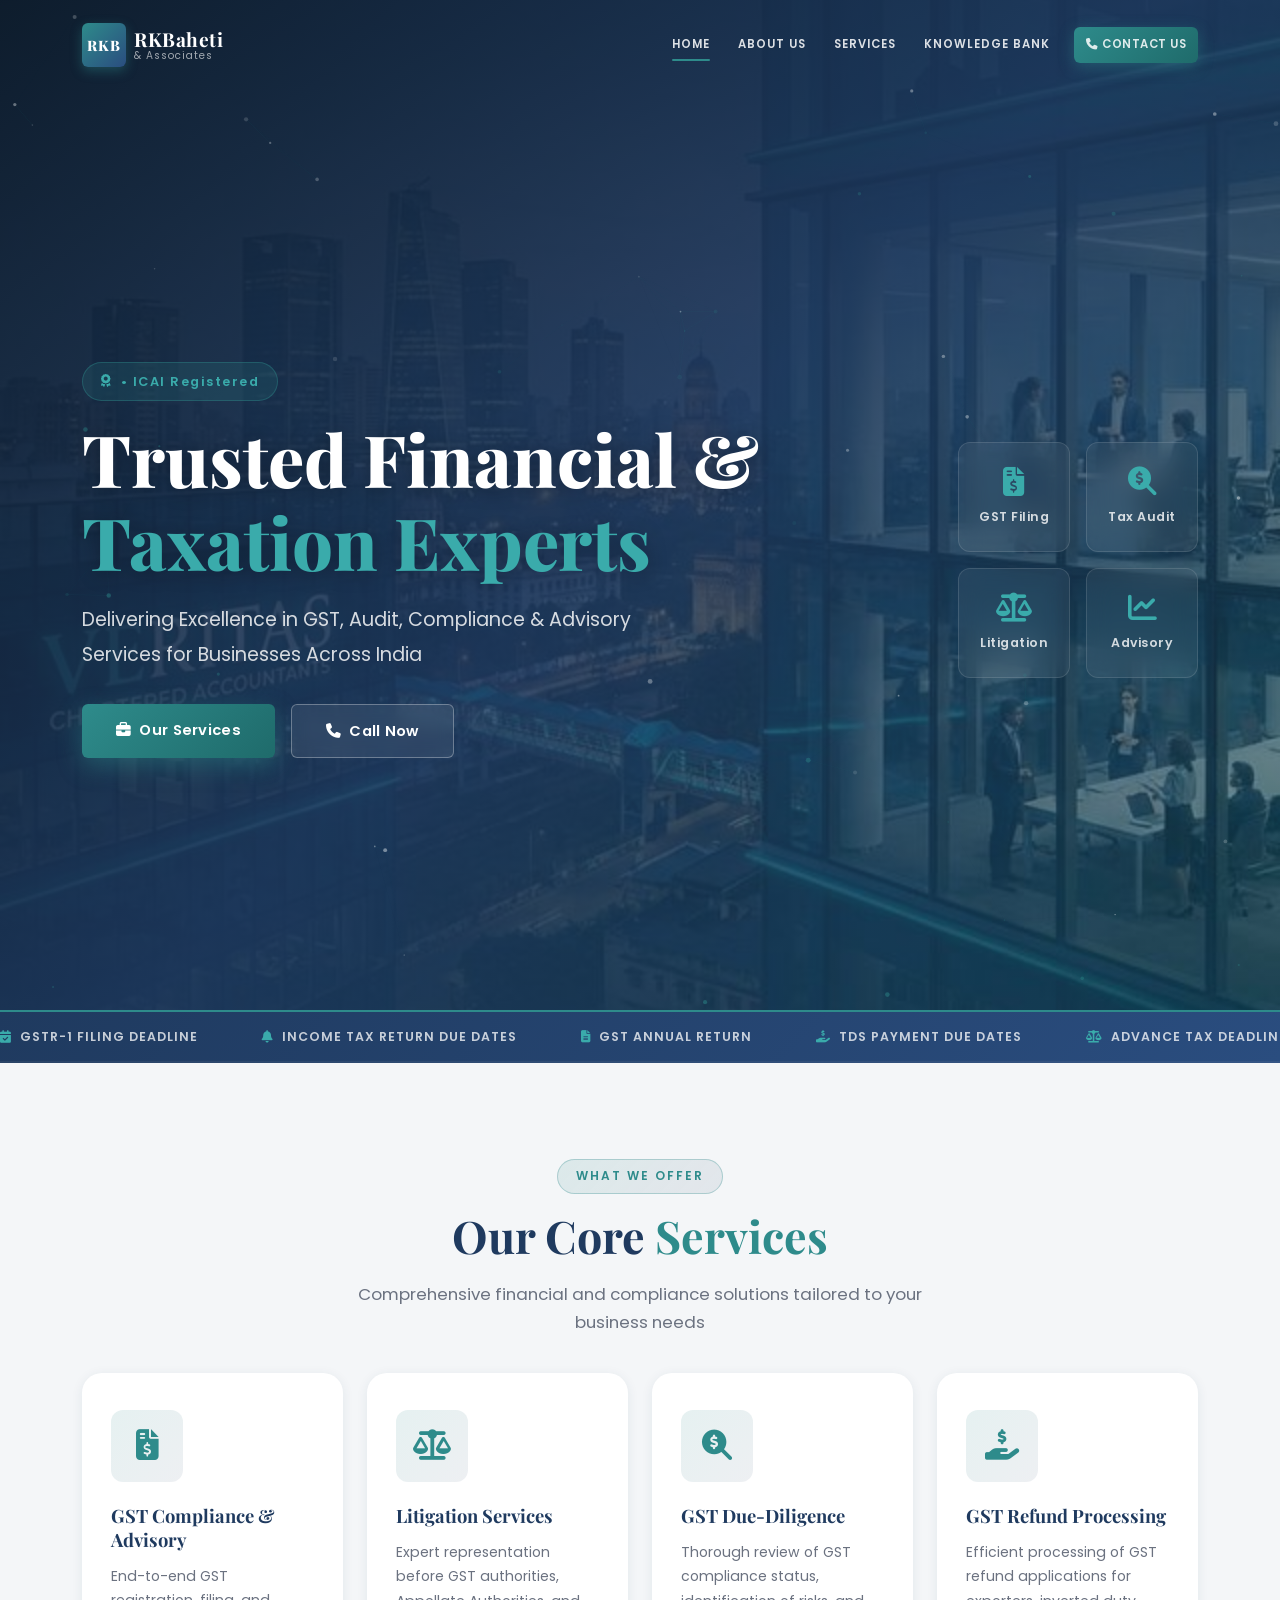
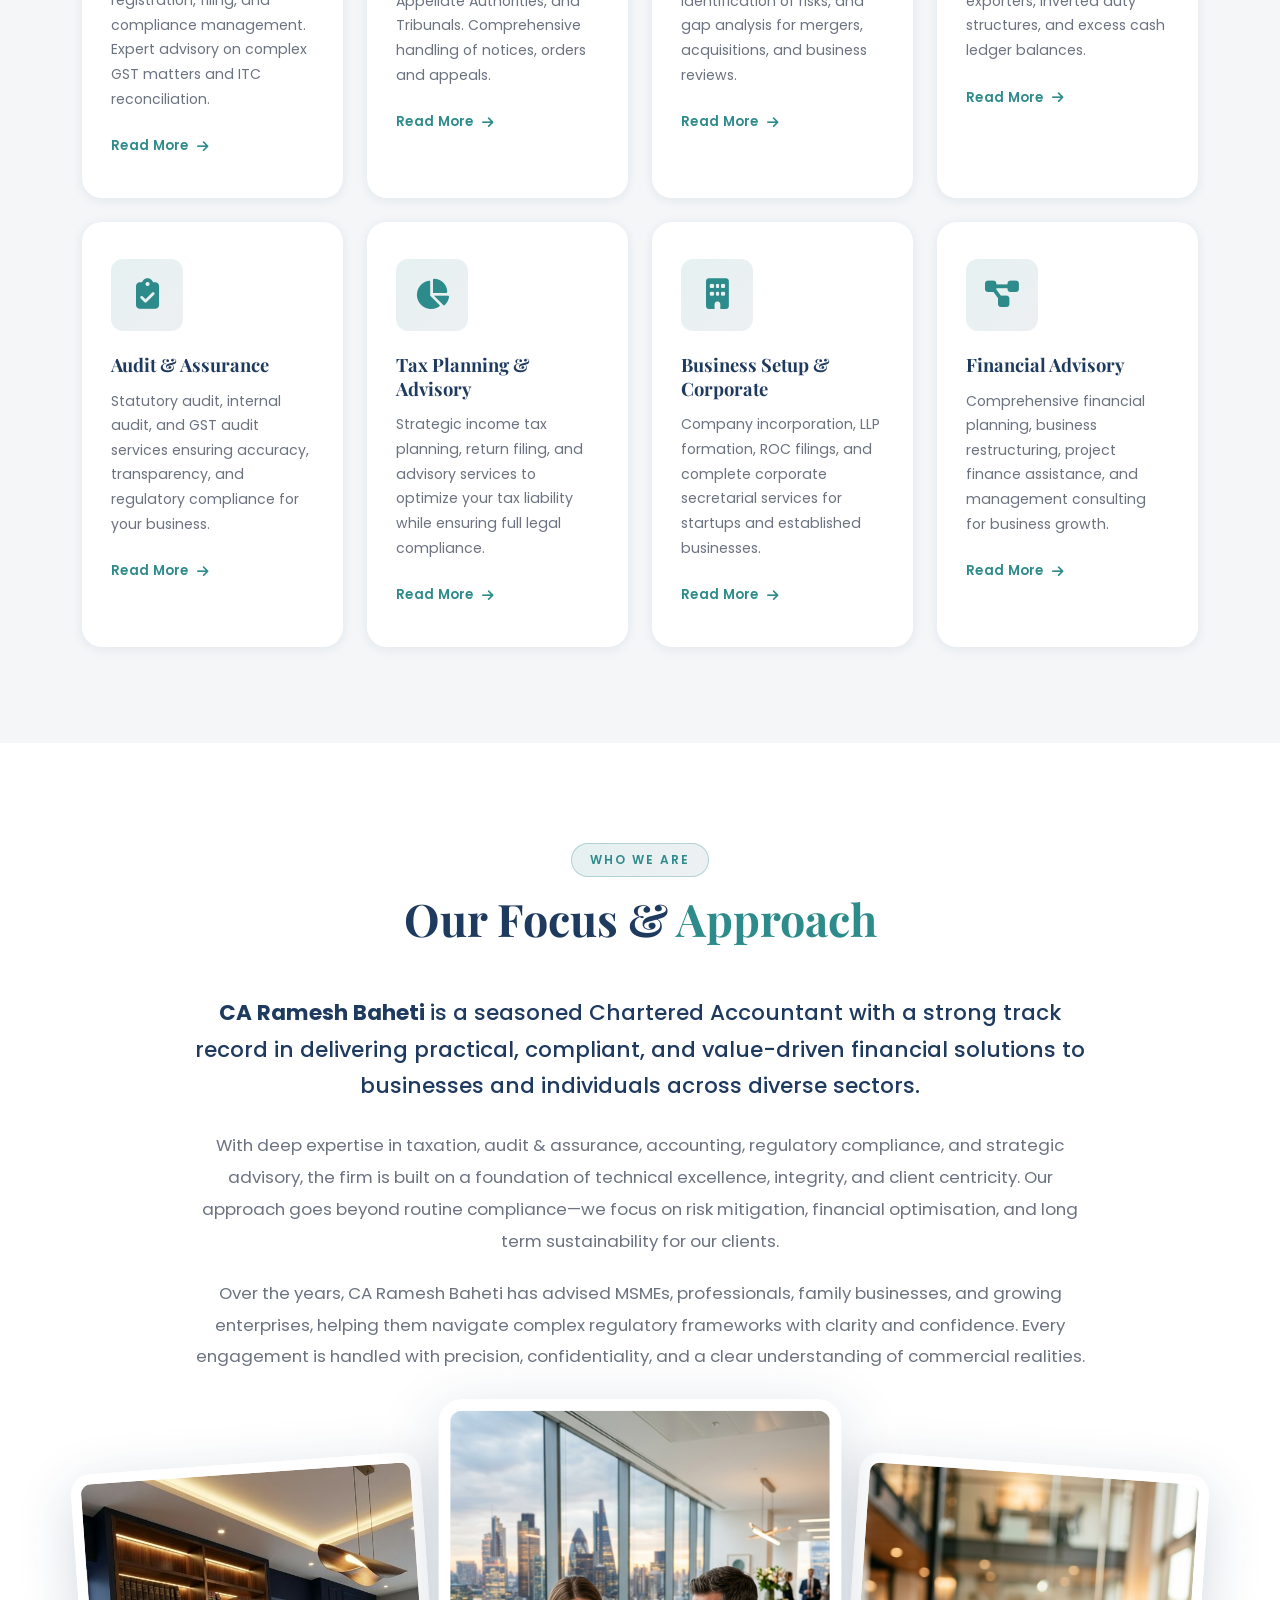
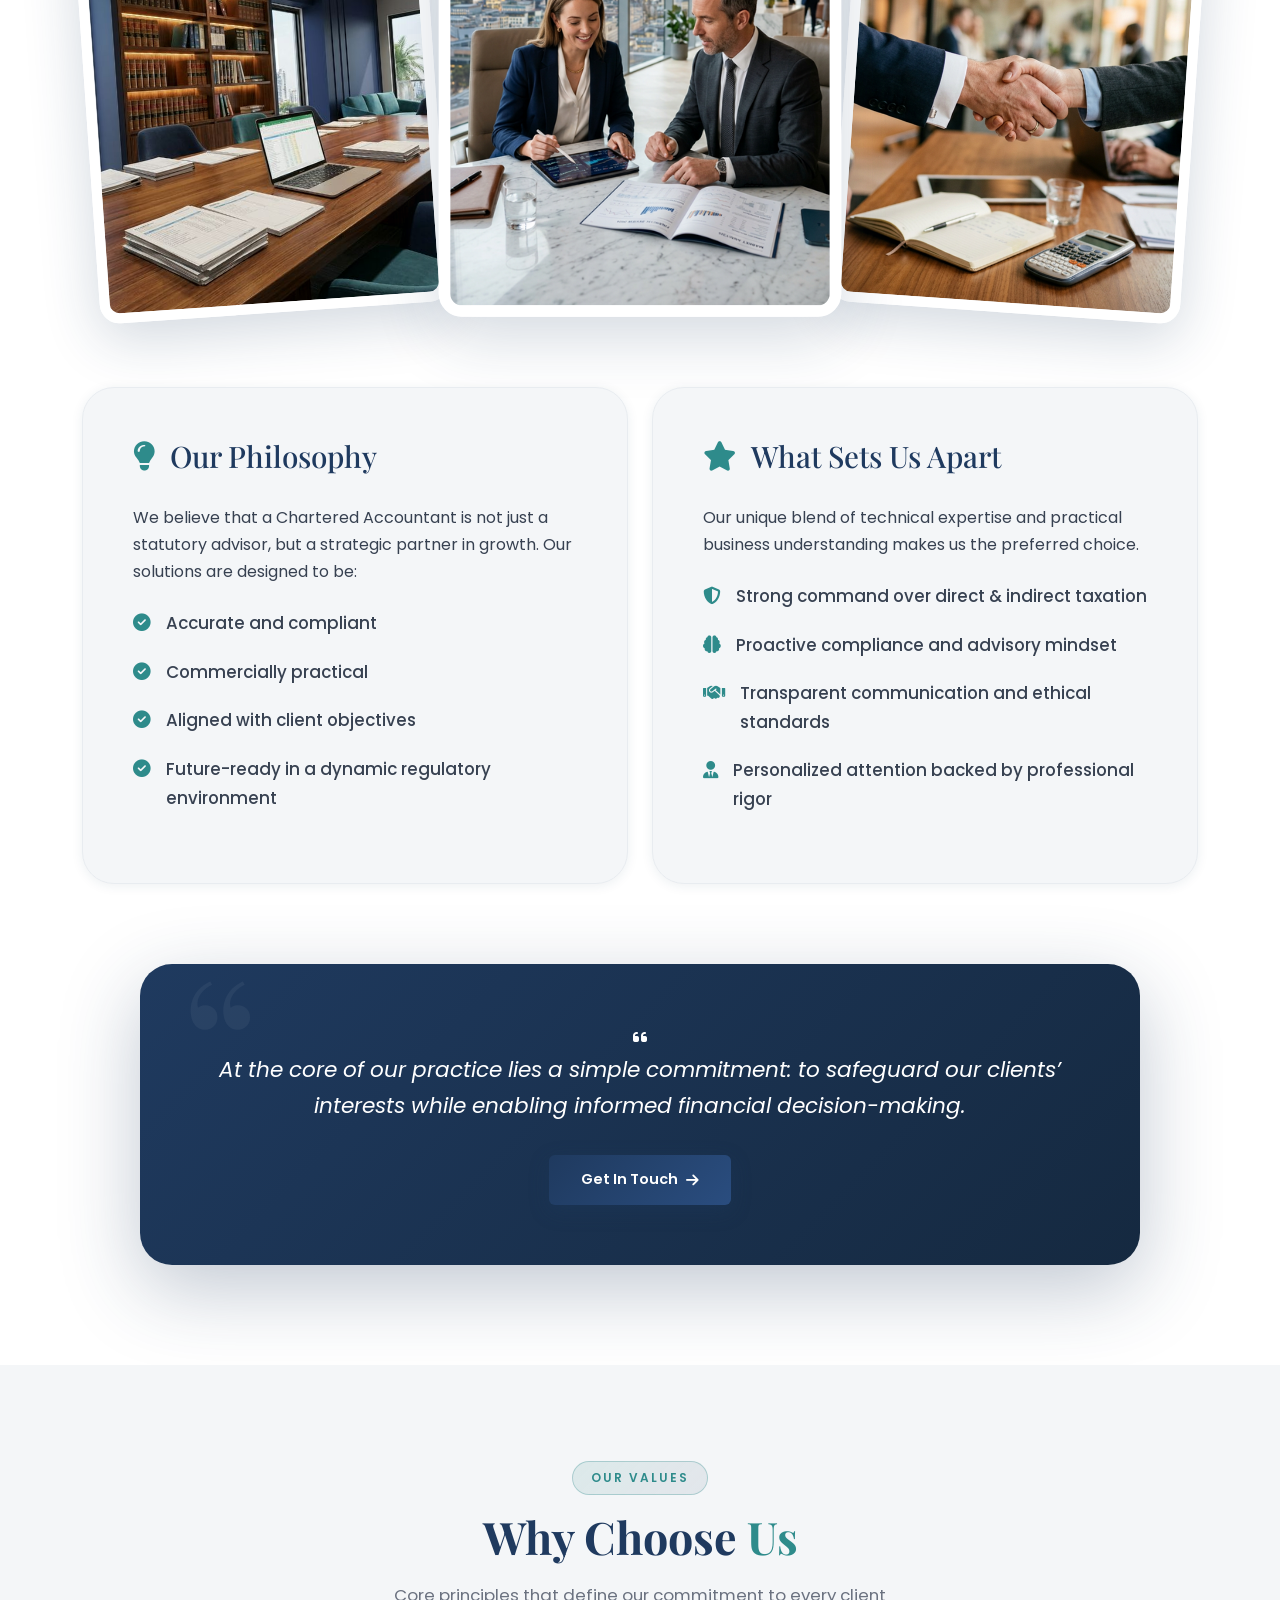
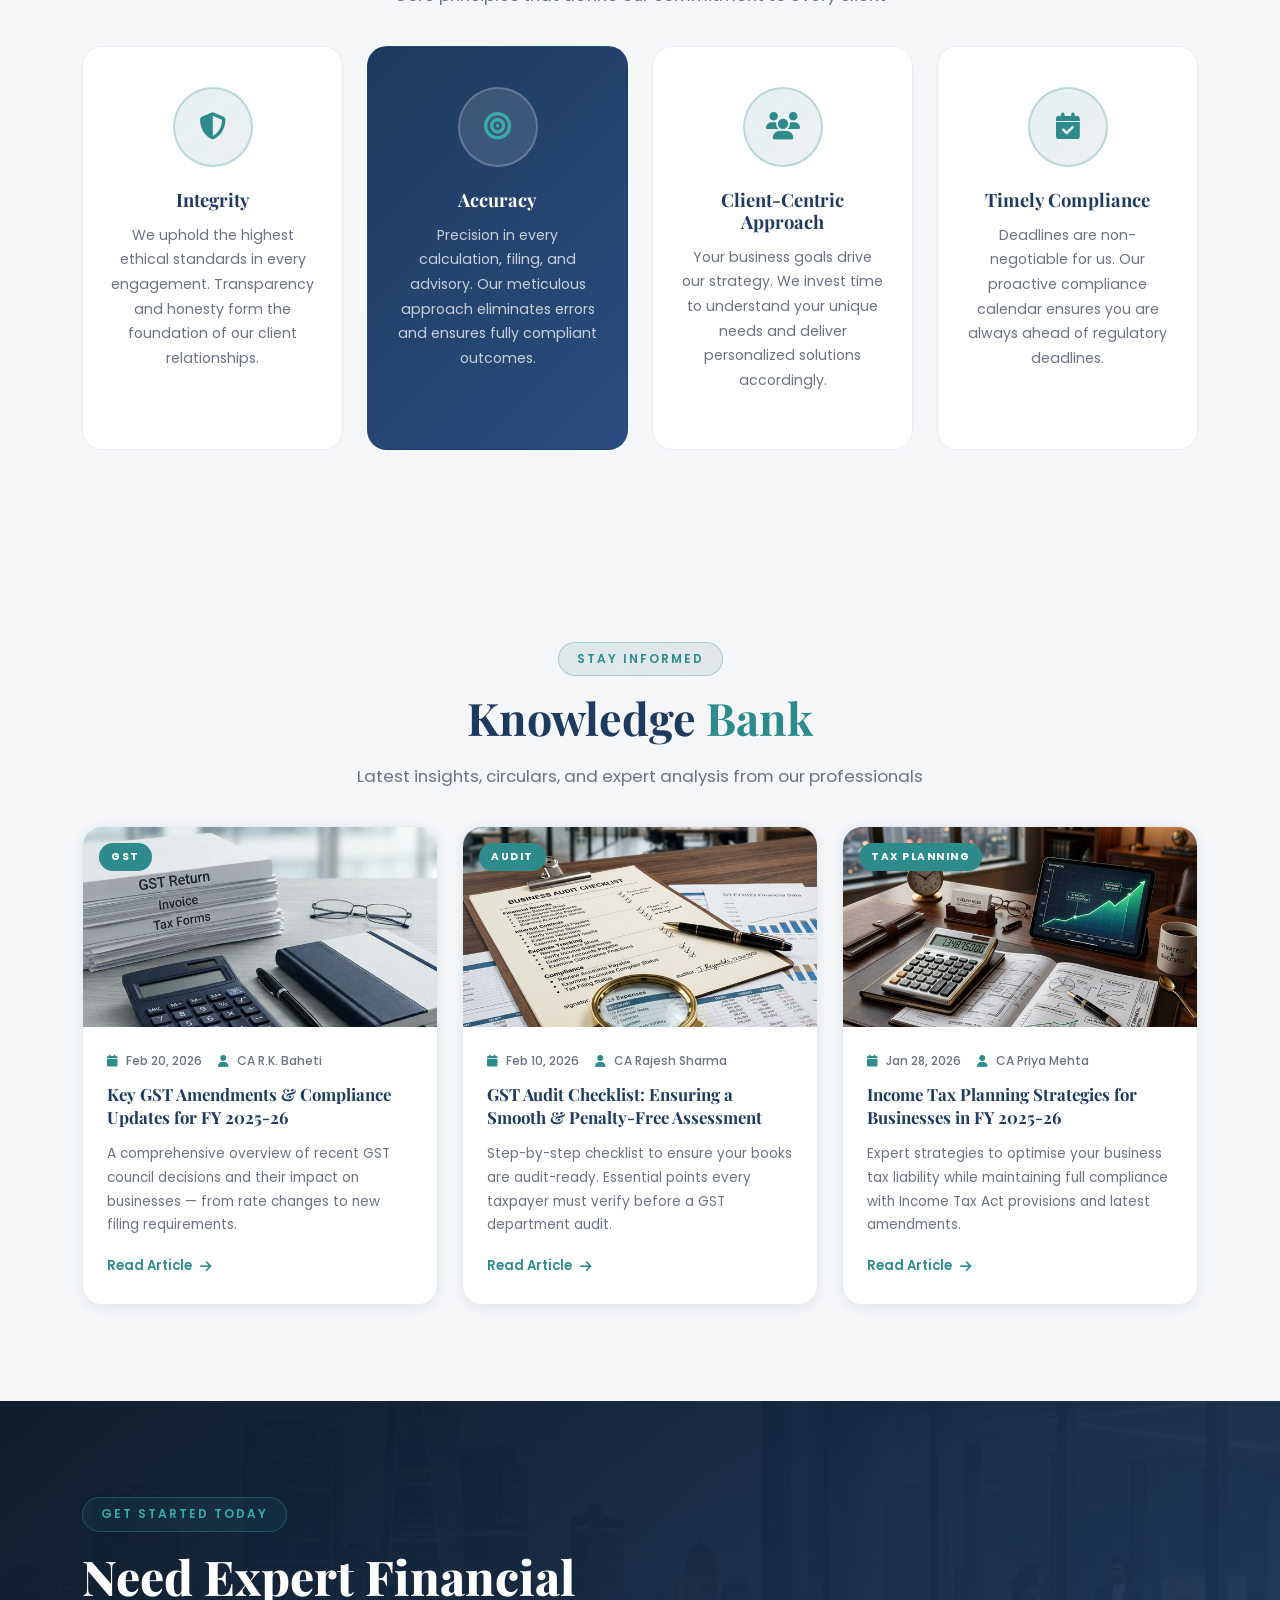
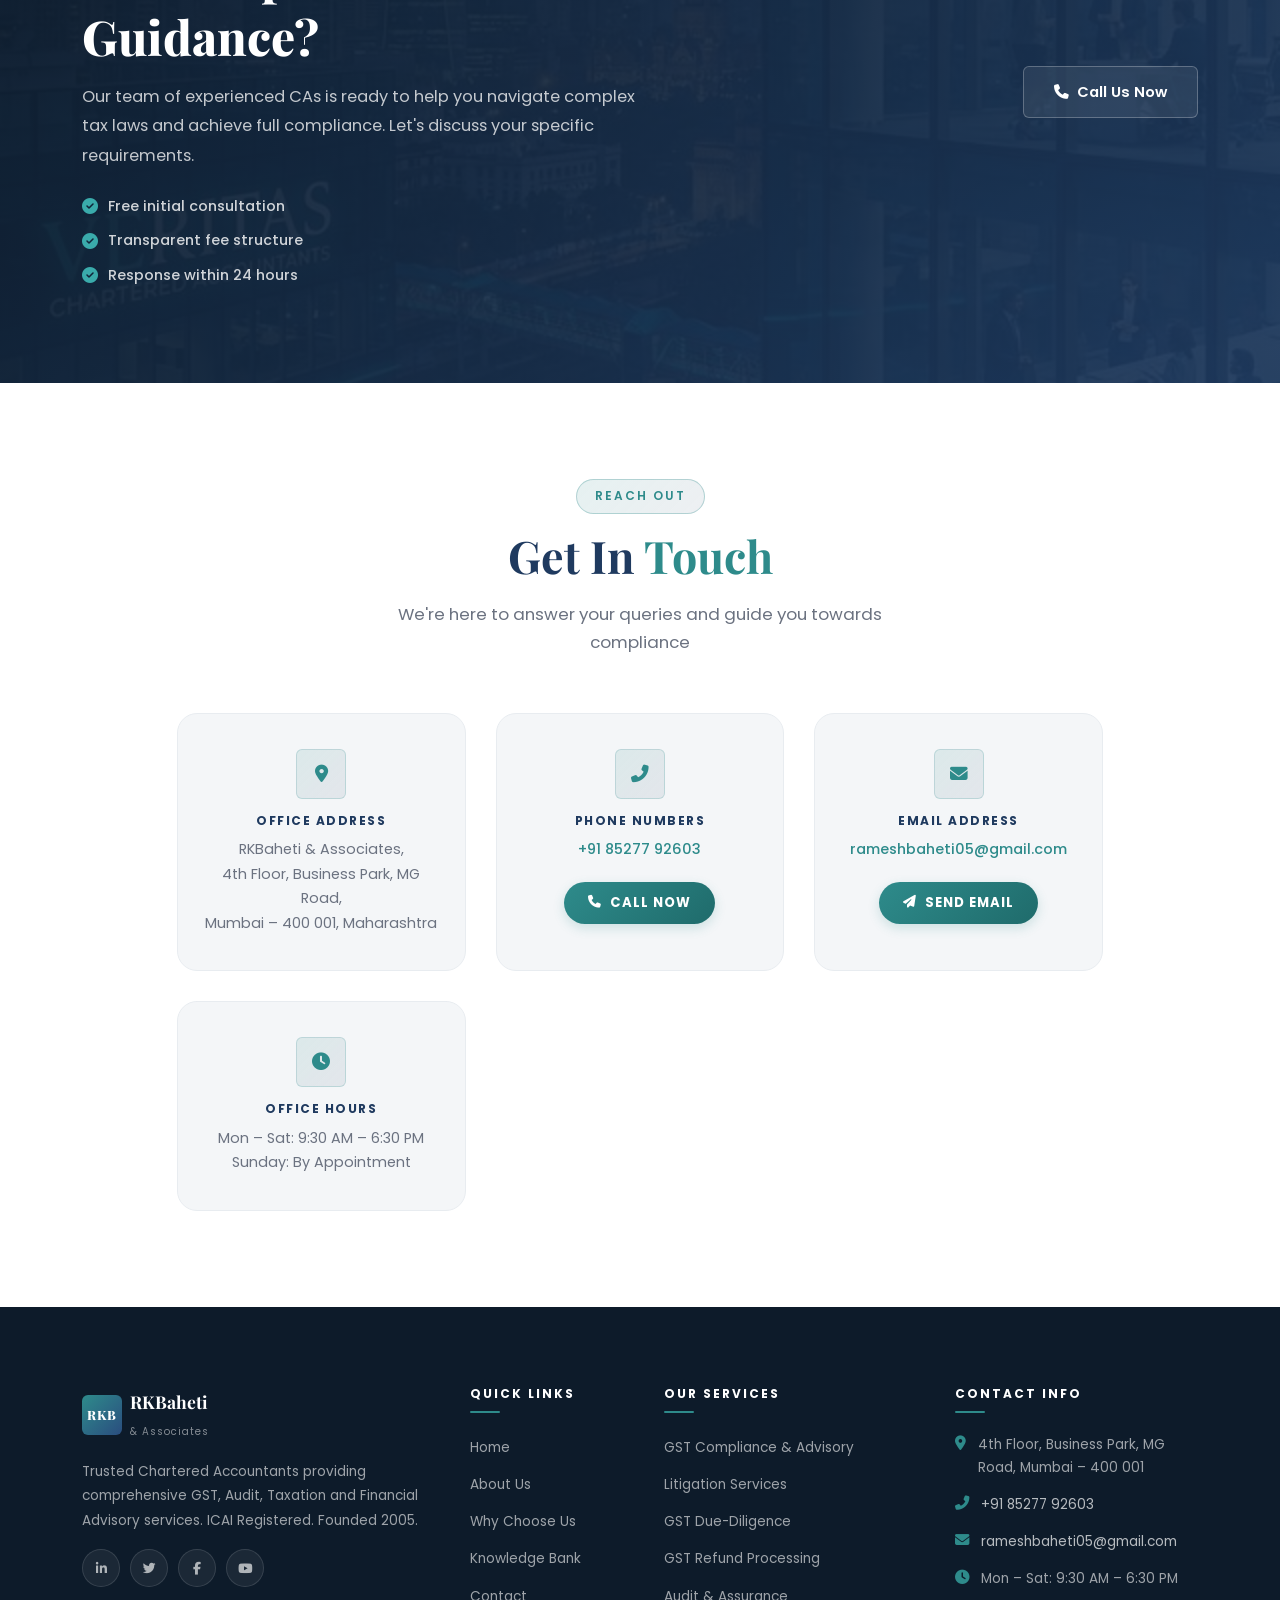
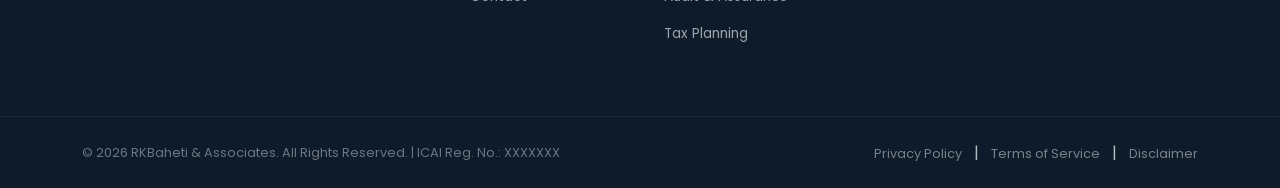
<file: index.html>
<!DOCTYPE html>
<html lang="en">

<head>
    <meta charset="UTF-8" />
    <meta name="viewport" content="width=device-width, initial-scale=1.0" />
    <meta name="description"
        content="RKBaheti & Associates – Trusted Chartered Accountant firm delivering excellence in GST Compliance, Audit, Taxation, Litigation & Financial Advisory services across India." />
    <meta name="keywords"
        content="Chartered Accountant, CA firm, GST compliance, taxation, audit, financial advisory, GST refund, litigation, India, RKBaheti" />
    <meta name="author" content="RKBaheti & Associates" />
    <meta property="og:title" content="RKBaheti & Associates | Chartered Accountants" />
    <meta property="og:description" content="Delivering Excellence in GST, Audit, Compliance & Advisory Services." />
    <meta property="og:type" content="website" />

    <title>RKBaheti & Associates | Chartered Accountants</title>

    <!-- Google Fonts -->
    <link rel="preconnect" href="https://fonts.googleapis.com" />
    <link rel="preconnect" href="https://fonts.gstatic.com" crossorigin />
    <link
        href="https://fonts.googleapis.com/css2?family=Playfair+Display:wght@400;500;600;700;800&family=Poppins:wght@300;400;500;600;700&display=swap"
        rel="stylesheet" />

    <!-- Bootstrap 5 -->
    <link rel="stylesheet" href="https://cdn.jsdelivr.net/npm/bootstrap@5.3.3/dist/css/bootstrap.min.css" />

    <!-- Font Awesome Icons -->
    <link rel="stylesheet" href="https://cdnjs.cloudflare.com/ajax/libs/font-awesome/6.5.1/css/all.min.css" />

    <!-- AOS Animations -->
    <link rel="stylesheet" href="https://cdn.jsdelivr.net/npm/aos@2.3.4/dist/aos.css" />

    <!-- Custom Stylesheet -->
    <link rel="stylesheet" href="assets/css/style.css" />
</head>

<body>

    <!-- ========== PRELOADER ========== -->
    <div id="preloader" aria-hidden="true">
        <div class="preloader-inner">
            <div class="preloader-logo">RKB</div>
            <div class="preloader-bar">
                <div class="preloader-fill"></div>
            </div>
        </div>
    </div>

    <!-- ========== NAVBAR ========== -->
    <nav id="mainNav" class="navbar navbar-expand-lg fixed-top" aria-label="Main navigation">
        <div class="container-xl">
            <!-- Logo -->
            <a class="navbar-brand d-flex align-items-center gap-2" href="#home" id="nav-logo"
                aria-label="RKBaheti Home">
                <div class="logo-emblem" aria-hidden="true">
                    <span class="logo-initials">RKB</span>
                </div>
                <div class="logo-text">
                    <span class="logo-name">RKBaheti</span>
                    <span class="logo-tagline">& Associates</span>
                </div>
            </a>

            <!-- Hamburger -->
            <button class="navbar-toggler" type="button" data-bs-toggle="collapse" data-bs-target="#navbarContent"
                aria-controls="navbarContent" aria-expanded="false" aria-label="Toggle navigation" id="hamburger-btn">
                <span class="hamburger-icon"><span></span><span></span><span></span></span>
            </button>

            <!-- Nav Links -->
            <div class="collapse navbar-collapse" id="navbarContent">
                <ul class="navbar-nav ms-auto align-items-lg-center gap-lg-1">

                    <li class="nav-item">
                        <a class="nav-link active" href="#home">HOME</a>
                    </li>

                    <!-- About Dropdown -->
                    <li class="nav-item dropdown">
                        <a class="nav-link dropdown-toggle" href="#" id="aboutDropdown" data-bs-toggle="dropdown"
                            aria-expanded="false">ABOUT US</a>
                        <ul class="dropdown-menu" aria-labelledby="aboutDropdown">
                            <li><a class="dropdown-item" href="#about"><i class="fas fa-building me-2"></i>Our Firm</a>
                            </li>
                            <li><a class="dropdown-item" href="#why-us"><i class="fas fa-star me-2"></i>Why Choose
                                    Us</a></li>
                            <li><a class="dropdown-item" href="#about"><i class="fas fa-lightbulb me-2"></i>Our
                                    Philosophy</a></li>
                        </ul>
                    </li>

                    <!-- Services Dropdown -->
                    <li class="nav-item dropdown">
                        <a class="nav-link dropdown-toggle" href="#" id="servicesDropdown" data-bs-toggle="dropdown"
                            aria-expanded="false">SERVICES</a>
                        <ul class="dropdown-menu" aria-labelledby="servicesDropdown">
                            <li><a class="dropdown-item" href="services/gst-compliance.html"><i
                                        class="fas fa-file-invoice-dollar me-2"></i>GST Compliance & Advisory</a></li>
                            <li><a class="dropdown-item" href="services/litigation.html"><i
                                        class="fas fa-balance-scale me-2"></i>Litigation Services</a></li>
                            <li><a class="dropdown-item" href="services/gst-due-diligence.html"><i
                                        class="fas fa-search-dollar me-2"></i>GST Due-Diligence</a></li>
                            <li><a class="dropdown-item" href="services/gst-refund.html"><i
                                        class="fas fa-hand-holding-usd me-2"></i>GST Refund Processing</a></li>
                            <li><a class="dropdown-item" href="services/audit-assurance.html"><i
                                        class="fas fa-clipboard-check me-2"></i>Audit & Assurance</a></li>
                            <li><a class="dropdown-item" href="services/tax-planning.html"><i
                                        class="fas fa-chart-pie me-2"></i>Tax Planning & Advisory</a></li>
                            <li><a class="dropdown-item" href="services/business-setup.html"><i
                                        class="fas fa-building me-2"></i>Business Setup & Corporate</a></li>
                            <li><a class="dropdown-item" href="services/financial-advisory.html"><i
                                        class="fas fa-project-diagram me-2"></i>Financial Advisory</a></li>
                        </ul>
                    </li>

                    <!-- Knowledge Bank Dropdown -->
                    <li class="nav-item dropdown">
                        <a class="nav-link dropdown-toggle" href="#" id="knowledgeDropdown" data-bs-toggle="dropdown"
                            aria-expanded="false">KNOWLEDGE BANK</a>
                        <ul class="dropdown-menu" aria-labelledby="knowledgeDropdown">
                            <li><a class="dropdown-item" href="#knowledge"><i class="fas fa-newspaper me-2"></i>GST
                                    Updates</a></li>
                            <li><a class="dropdown-item" href="#knowledge"><i class="fas fa-file-alt me-2"></i>Tax
                                    Circulars</a></li>
                            <li><a class="dropdown-item" href="#knowledge"><i
                                        class="fas fa-calendar-check me-2"></i>Compliance Calendar</a></li>
                            <li><a class="dropdown-item" href="#knowledge"><i class="fas fa-briefcase me-2"></i>Case
                                    Studies</a></li>
                        </ul>
                    </li>



                    <li class="nav-item ms-lg-2">
                        <a class="nav-link nav-cta-btn" href="#contact" id="nav-contact-btn">
                            <i class="fas fa-phone me-1"></i>CONTACT US
                        </a>
                    </li>

                </ul>
            </div>
        </div>
    </nav>

    <!-- ========== HERO SECTION ========== -->
    <section id="home" class="hero-section" aria-label="Hero banner">
        <div class="hero-overlay"></div>
        <div class="hero-particles" aria-hidden="true" id="hero-particles"></div>
        <div class="container-xl hero-content">
            <div class="row align-items-center min-vh-100">
                <div class="col-lg-8" data-aos="fade-right" data-aos-duration="1000">
                    <div class="hero-badge mb-3" aria-label="Firm badge">
                        <i class="fas fa-award me-2" aria-hidden="true"></i>• ICAI Registered
                    </div>
                    <h1 class="hero-title">
                        Trusted Financial &<br /><span class="hero-title-accent">Taxation Experts</span>
                    </h1>
                    <p class="hero-subtitle">
                        Delivering Excellence in GST, Audit, Compliance & Advisory Services for Businesses Across India
                    </p>

                    <div class="hero-actions d-flex flex-wrap gap-3">
                        <a href="#services" class="btn btn-hero-primary" id="hero-services-btn"
                            aria-label="View our services">
                            <i class="fas fa-briefcase me-2" aria-hidden="true"></i>Our Services
                        </a>
                        <a href="tel:+918527792603" class="btn btn-hero-secondary" id="hero-contact-btn"
                            aria-label="Call us now">
                            <i class="fas fa-phone me-2" aria-hidden="true"></i>Call Now
                        </a>
                    </div>
                </div>
                <div class="col-lg-4 d-none d-lg-flex justify-content-end" data-aos="fade-left" data-aos-duration="1000"
                    data-aos-delay="300">
                    <div class="hero-card-float">
                        <div class="hcf-item">
                            <i class="fas fa-file-invoice-dollar" aria-hidden="true"></i>
                            <span>GST Filing</span>
                        </div>
                        <div class="hcf-item">
                            <i class="fas fa-search-dollar" aria-hidden="true"></i>
                            <span>Tax Audit</span>
                        </div>
                        <div class="hcf-item">
                            <i class="fas fa-balance-scale" aria-hidden="true"></i>
                            <span>Litigation</span>
                        </div>
                        <div class="hcf-item">
                            <i class="fas fa-chart-line" aria-hidden="true"></i>
                            <span>Advisory</span>
                        </div>
                    </div>
                </div>
            </div>
        </div>
    </section>

    <!-- ========== MARQUEE STRIP ========== -->
    <div class="marquee-strip" aria-label="Compliance calendar highlights">
        <div class="marquee-track">
            <span><i class="fas fa-calendar-check me-2" aria-hidden="true"></i>GSTR-1 Filing Deadline</span>
            <span><i class="fas fa-bell me-2" aria-hidden="true"></i>Income Tax Return Due Dates</span>
            <span><i class="fas fa-file-alt me-2" aria-hidden="true"></i>GST Annual Return</span>
            <span><i class="fas fa-hand-holding-usd me-2" aria-hidden="true"></i>TDS Payment Due Dates</span>
            <span><i class="fas fa-balance-scale me-2" aria-hidden="true"></i>Advance Tax Deadlines</span>
            <span><i class="fas fa-clipboard-check me-2" aria-hidden="true"></i>Statutory Audit Completion</span>
            <span><i class="fas fa-calendar-check me-2" aria-hidden="true"></i>GSTR-1 Filing Deadline</span>
            <span><i class="fas fa-bell me-2" aria-hidden="true"></i>Income Tax Return Due Dates</span>
            <span><i class="fas fa-file-alt me-2" aria-hidden="true"></i>GST Annual Return</span>
            <span><i class="fas fa-hand-holding-usd me-2" aria-hidden="true"></i>TDS Payment Due Dates</span>
            <span><i class="fas fa-balance-scale me-2" aria-hidden="true"></i>Advance Tax Deadlines</span>
            <span><i class="fas fa-clipboard-check me-2" aria-hidden="true"></i>Statutory Audit Completion</span>
        </div>
    </div>

    <!-- ========== SERVICES SECTION ========== -->
    <section id="services" class="section-pad" aria-label="Our services">
        <div class="container-xl">
            <div class="section-header text-center" data-aos="fade-up">
                <span class="section-badge">What We Offer</span>
                <h2 class="section-title">Our Core <span class="text-accent">Services</span></h2>
                <p class="section-subtitle">Comprehensive financial and compliance solutions tailored to your business
                    needs</p>
            </div>

            <div class="row g-4 mt-2">
                <!-- Card 1 -->
                <div class="col-lg-3 col-md-6" data-aos="fade-up" data-aos-delay="100">
                    <article class="service-card">
                        <div class="service-icon-wrap" aria-hidden="true">
                            <div class="service-icon-bg"></div>
                            <i class="fas fa-file-invoice-dollar service-icon"></i>
                        </div>
                        <h3 class="service-title">GST Compliance & Advisory</h3>
                        <p class="service-desc">End-to-end GST registration, filing, and compliance management. Expert
                            advisory on complex GST matters and ITC reconciliation.</p>
                        <a href="services/gst-compliance.html" class="service-link"
                            aria-label="Read more about GST Compliance" id="svc-gst-link">Read More <i
                                class="fas fa-arrow-right ms-1" aria-hidden="true"></i></a>
                    </article>
                </div>
                <!-- Card 2 -->
                <div class="col-lg-3 col-md-6" data-aos="fade-up" data-aos-delay="200">
                    <article class="service-card">
                        <div class="service-icon-wrap" aria-hidden="true">
                            <div class="service-icon-bg"></div>
                            <i class="fas fa-balance-scale service-icon"></i>
                        </div>
                        <h3 class="service-title">Litigation Services</h3>
                        <p class="service-desc">Expert representation before GST authorities, Appellate Authorities, and
                            Tribunals. Comprehensive handling of notices, orders and appeals.</p>
                        <a href="services/litigation.html" class="service-link" aria-label="Read more about Litigation"
                            id="svc-litigation-link">Read More <i class="fas fa-arrow-right ms-1"
                                aria-hidden="true"></i></a>
                    </article>
                </div>
                <!-- Card 3 -->
                <div class="col-lg-3 col-md-6" data-aos="fade-up" data-aos-delay="300">
                    <article class="service-card">
                        <div class="service-icon-wrap" aria-hidden="true">
                            <div class="service-icon-bg"></div>
                            <i class="fas fa-search-dollar service-icon"></i>
                        </div>
                        <h3 class="service-title">GST Due-Diligence</h3>
                        <p class="service-desc">Thorough review of GST compliance status, identification of risks, and
                            gap analysis for mergers, acquisitions, and business reviews.</p>
                        <a href="services/gst-due-diligence.html" class="service-link"
                            aria-label="Read more about GST Due Diligence" id="svc-dd-link">Read More <i
                                class="fas fa-arrow-right ms-1" aria-hidden="true"></i></a>
                    </article>
                </div>
                <!-- Card 4 -->
                <div class="col-lg-3 col-md-6" data-aos="fade-up" data-aos-delay="400">
                    <article class="service-card">
                        <div class="service-icon-wrap" aria-hidden="true">
                            <div class="service-icon-bg"></div>
                            <i class="fas fa-hand-holding-usd service-icon"></i>
                        </div>
                        <h3 class="service-title">GST Refund Processing</h3>
                        <p class="service-desc">Efficient processing of GST refund applications for exporters, inverted
                            duty structures, and excess cash ledger balances.</p>
                        <a href="services/gst-refund.html" class="service-link" aria-label="Read more about GST Refund"
                            id="svc-refund-link">Read More <i class="fas fa-arrow-right ms-1"
                                aria-hidden="true"></i></a>
                    </article>
                </div>
                <!-- Card 5 -->
                <div class="col-lg-3 col-md-6" data-aos="fade-up" data-aos-delay="100">
                    <article class="service-card">
                        <div class="service-icon-wrap" aria-hidden="true">
                            <div class="service-icon-bg"></div>
                            <i class="fas fa-clipboard-check service-icon"></i>
                        </div>
                        <h3 class="service-title">Audit & Assurance</h3>
                        <p class="service-desc">Statutory audit, internal audit, and GST audit services ensuring
                            accuracy, transparency, and regulatory compliance for your business.</p>
                        <a href="services/audit-assurance.html" class="service-link" aria-label="Read more about Audit"
                            id="svc-audit-link">Read More <i class="fas fa-arrow-right ms-1" aria-hidden="true"></i></a>
                    </article>
                </div>
                <!-- Card 6 -->
                <div class="col-lg-3 col-md-6" data-aos="fade-up" data-aos-delay="200">
                    <article class="service-card">
                        <div class="service-icon-wrap" aria-hidden="true">
                            <div class="service-icon-bg"></div>
                            <i class="fas fa-chart-pie service-icon"></i>
                        </div>
                        <h3 class="service-title">Tax Planning & Advisory</h3>
                        <p class="service-desc">Strategic income tax planning, return filing, and advisory services to
                            optimize your tax liability while ensuring full legal compliance.</p>
                        <a href="services/tax-planning.html" class="service-link"
                            aria-label="Read more about Tax Planning" id="svc-tax-link">Read More <i
                                class="fas fa-arrow-right ms-1" aria-hidden="true"></i></a>
                    </article>
                </div>
                <!-- Card 7 -->
                <div class="col-lg-3 col-md-6" data-aos="fade-up" data-aos-delay="300">
                    <article class="service-card">
                        <div class="service-icon-wrap" aria-hidden="true">
                            <div class="service-icon-bg"></div>
                            <i class="fas fa-building service-icon"></i>
                        </div>
                        <h3 class="service-title">Business Setup & Corporate</h3>
                        <p class="service-desc">Company incorporation, LLP formation, ROC filings, and complete
                            corporate secretarial services for startups and established businesses.</p>
                        <a href="services/business-setup.html" class="service-link"
                            aria-label="Read more about Business Setup" id="svc-corp-link">Read More <i
                                class="fas fa-arrow-right ms-1" aria-hidden="true"></i></a>
                    </article>
                </div>
                <!-- Card 8 -->
                <div class="col-lg-3 col-md-6" data-aos="fade-up" data-aos-delay="400">
                    <article class="service-card">
                        <div class="service-icon-wrap" aria-hidden="true">
                            <div class="service-icon-bg"></div>
                            <i class="fas fa-project-diagram service-icon"></i>
                        </div>
                        <h3 class="service-title">Financial Advisory</h3>
                        <p class="service-desc">Comprehensive financial planning, business restructuring, project
                            finance assistance, and management consulting for business growth.</p>
                        <a href="services/financial-advisory.html" class="service-link"
                            aria-label="Read more about Financial Advisory" id="svc-fin-link">Read More <i
                                class="fas fa-arrow-right ms-1" aria-hidden="true"></i></a>
                    </article>
                </div>
            </div>
        </div>
    </section>

    <!-- ========== ABOUT SECTION (REDESIGNED) ========== -->
    <section id="about" class="about-v2">
        <div class="container-xl">
            <!-- Header -->
            <div class="section-header text-center mb-5" data-aos="fade-up">
                <span class="section-badge">Who We Are</span>
                <h2 class="section-title">Our Focus & <span class="text-accent">Approach</span></h2>
            </div>

            <!-- Intro Text -->
            <div class="about-intro-text" data-aos="fade-up">
                <p class="lead">
                    <strong>CA Ramesh Baheti </strong> is a seasoned Chartered Accountant with a strong track record
                    in delivering practical, compliant, and value-driven financial solutions to businesses and
                    individuals across diverse sectors.
                </p>
                <p>
                    With deep expertise in taxation, audit & assurance, accounting, regulatory compliance, and
                    strategic advisory, the firm is built on a foundation of technical excellence, integrity, and
                    client centricity. Our approach goes beyond routine compliance—we focus on risk mitigation,
                    financial optimisation, and long term sustainability for our clients.
                </p>
                <p>
                    Over the years, CA Ramesh Baheti has advised MSMEs, professionals, family businesses, and
                    growing enterprises, helping them navigate complex regulatory frameworks with clarity and
                    confidence. Every engagement is handled with precision, confidentiality, and a clear
                    understanding of commercial realities.
                </p>
            </div>

            <!-- Integrated Image Collage -->
            <div class="about-collage-v2" data-aos="zoom-in">
                <div class="collage-item">
                    <img src="assets/images/about_img.png" alt="RKBaheti office environment" loading="lazy">
                </div>
                <div class="collage-item">
                    <img src="assets/images/collaboration_img.png" alt="Client consultation" loading="lazy">
                </div>
                <div class="collage-item">
                    <img src="assets/images/consultation_img.png" alt="Strategic planning" loading="lazy">
                </div>
            </div>

            <!-- Values & Philosophy Grid -->
            <div class="row g-4 mt-5">
                <div class="col-lg-6" data-aos="fade-right">
                    <div class="about-feature-box">
                        <h3><i class="fas fa-lightbulb"></i> Our Philosophy</h3>
                        <p class="mb-4">We believe that a Chartered Accountant is not just a statutory advisor, but a
                            strategic partner in growth. Our solutions are designed to be:</p>
                        <ul class="about-feature-list">
                            <li><i class="fas fa-check-circle"></i> Accurate and compliant</li>
                            <li><i class="fas fa-check-circle"></i> Commercially practical</li>
                            <li><i class="fas fa-check-circle"></i> Aligned with client objectives</li>
                            <li><i class="fas fa-check-circle"></i> Future-ready in a dynamic regulatory environment
                            </li>
                        </ul>
                    </div>
                </div>
                <div class="col-lg-6" data-aos="fade-left">
                    <div class="about-feature-box">
                        <h3><i class="fas fa-star"></i> What Sets Us Apart</h3>
                        <p class="mb-4">Our unique blend of technical expertise and practical business understanding
                            makes us the preferred choice.</p>
                        <ul class="about-feature-list">
                            <li><i class="fas fa-shield-alt"></i> Strong command over direct & indirect taxation</li>
                            <li><i class="fas fa-brain"></i> Proactive compliance and advisory mindset</li>
                            <li><i class="fas fa-handshake"></i> Transparent communication and ethical standards</li>
                            <li><i class="fas fa-user-tie"></i> Personalized attention backed by professional rigor</li>
                        </ul>
                    </div>
                </div>
            </div>

            <!-- Highlight Commitment -->
            <div class="about-highlight-quote" data-aos="fade-up">
                <i class="fas fa-quote-left"></i>
                <p>At the core of our practice lies a simple commitment: to safeguard our clients’ interests while
                    enabling informed financial decision-making.</p>
                <a href="#contact" class="btn btn-primary-custom" id="about-contact-btn-v2">
                    Get In Touch <i class="fas fa-arrow-right ms-2"></i>
                </a>
            </div>
        </div>
    </section>

    <!-- ========== WHY CHOOSE US ========== -->
    <section id="why-us" class="section-pad why-section" aria-label="Why choose RKBaheti">
        <div class="container-xl">
            <div class="section-header text-center" data-aos="fade-up">
                <span class="section-badge">Our Values</span>
                <h2 class="section-title">Why Choose <span class="text-accent">Us</span></h2>
                <p class="section-subtitle">Core principles that define our commitment to every client</p>
            </div>
            <div class="row g-4 mt-2">
                <div class="col-lg-3 col-md-6" data-aos="fade-up" data-aos-delay="100">
                    <div class="why-card">
                        <div class="why-icon-ring" aria-hidden="true">
                            <i class="fas fa-shield-alt"></i>
                        </div>
                        <h3 class="why-title">Integrity</h3>
                        <p class="why-desc">We uphold the highest ethical standards in every engagement. Transparency
                            and honesty form the foundation of our client relationships.</p>
                    </div>
                </div>
                <div class="col-lg-3 col-md-6" data-aos="fade-up" data-aos-delay="200">
                    <div class="why-card why-card-highlight">
                        <div class="why-icon-ring" aria-hidden="true">
                            <i class="fas fa-bullseye"></i>
                        </div>
                        <h3 class="why-title">Accuracy</h3>
                        <p class="why-desc">Precision in every calculation, filing, and advisory. Our meticulous
                            approach eliminates errors and ensures fully compliant outcomes.</p>
                    </div>
                </div>
                <div class="col-lg-3 col-md-6" data-aos="fade-up" data-aos-delay="300">
                    <div class="why-card">
                        <div class="why-icon-ring" aria-hidden="true">
                            <i class="fas fa-users"></i>
                        </div>
                        <h3 class="why-title">Client-Centric Approach</h3>
                        <p class="why-desc">Your business goals drive our strategy. We invest time to understand your
                            unique needs and deliver personalized solutions accordingly.</p>
                    </div>
                </div>
                <div class="col-lg-3 col-md-6" data-aos="fade-up" data-aos-delay="400">
                    <div class="why-card">
                        <div class="why-icon-ring" aria-hidden="true">
                            <i class="fas fa-calendar-check"></i>
                        </div>
                        <h3 class="why-title">Timely Compliance</h3>
                        <p class="why-desc">Deadlines are non-negotiable for us. Our proactive compliance calendar
                            ensures you are always ahead of regulatory deadlines.</p>
                    </div>
                </div>
            </div>
        </div>
    </section>

    <!-- Team section removed as requested -->

    <!-- ========== KNOWLEDGE BANK ========== -->
    <section id="knowledge" class="section-pad knowledge-section" aria-label="Knowledge bank">
        <div class="container-xl">
            <div class="section-header text-center" data-aos="fade-up">
                <span class="section-badge">Stay Informed</span>
                <h2 class="section-title">Knowledge <span class="text-accent">Bank</span></h2>
                <p class="section-subtitle">Latest insights, circulars, and expert analysis from our professionals</p>
            </div>
            <div class="row g-4 mt-2">
                <div class="col-lg-4 col-md-6" data-aos="fade-up" data-aos-delay="100">
                    <article class="blog-card">
                        <div class="blog-img-wrap">
                            <a href="blog/gst-amendments-fy2025-26.html" aria-label="Read GST Amendments blog">
                                <img src="assets/images/blog1.png" alt="GST Compliance Updates 2024" class="blog-img"
                                    loading="lazy" />
                            </a>
                            <span class="blog-category" aria-label="Category: GST">GST</span>
                        </div>
                        <div class="blog-body">
                            <div class="blog-meta">
                                <span><i class="fas fa-calendar me-1" aria-hidden="true"></i>Feb 20, 2026</span>
                                <span><i class="fas fa-user me-1" aria-hidden="true"></i>CA R.K. Baheti</span>
                            </div>
                            <h3 class="blog-title"><a href="blog/gst-amendments-fy2025-26.html">Key GST Amendments &
                                    Compliance Updates for FY 2025-26</a></h3>
                            <p class="blog-excerpt">A comprehensive overview of recent GST council decisions and their
                                impact on businesses — from rate changes to new filing requirements.</p>
                            <a href="blog/gst-amendments-fy2025-26.html" class="blog-read-link" id="blog1-link"
                                aria-label="Read article about GST amendments">Read Article <i
                                    class="fas fa-arrow-right ms-1" aria-hidden="true"></i></a>
                        </div>
                    </article>
                </div>
                <div class="col-lg-4 col-md-6" data-aos="fade-up" data-aos-delay="200">
                    <article class="blog-card">
                        <div class="blog-img-wrap">
                            <a href="blog/gst-audit-checklist.html" aria-label="Read GST Audit Checklist blog">
                                <img src="assets/images/blog2.png" alt="GST Audit Checklist" class="blog-img"
                                    loading="lazy" />
                            </a>
                            <span class="blog-category" aria-label="Category: Audit">AUDIT</span>
                        </div>
                        <div class="blog-body">
                            <div class="blog-meta">
                                <span><i class="fas fa-calendar me-1" aria-hidden="true"></i>Feb 10, 2026</span>
                                <span><i class="fas fa-user me-1" aria-hidden="true"></i>CA Rajesh Sharma</span>
                            </div>
                            <h3 class="blog-title"><a href="blog/gst-audit-checklist.html">GST Audit Checklist: Ensuring
                                    a Smooth & Penalty-Free Assessment</a></h3>
                            <p class="blog-excerpt">Step-by-step checklist to ensure your books are audit-ready.
                                Essential points every taxpayer must verify before a GST department audit.</p>
                            <a href="blog/gst-audit-checklist.html" class="blog-read-link" id="blog2-link"
                                aria-label="Read article about GST Audit">Read Article <i
                                    class="fas fa-arrow-right ms-1" aria-hidden="true"></i></a>
                        </div>
                    </article>
                </div>
                <div class="col-lg-4 col-md-6" data-aos="fade-up" data-aos-delay="300">
                    <article class="blog-card">
                        <div class="blog-img-wrap">
                            <a href="blog/income-tax-planning-fy2025-26.html"
                                aria-label="Read Income Tax Planning blog">
                                <img src="assets/images/blog3.png" alt="Income Tax Planning Strategies" class="blog-img"
                                    loading="lazy" />
                            </a>
                            <span class="blog-category" aria-label="Category: Tax Planning">TAX PLANNING</span>
                        </div>
                        <div class="blog-body">
                            <div class="blog-meta">
                                <span><i class="fas fa-calendar me-1" aria-hidden="true"></i>Jan 28, 2026</span>
                                <span><i class="fas fa-user me-1" aria-hidden="true"></i>CA Priya Mehta</span>
                            </div>
                            <h3 class="blog-title"><a href="blog/income-tax-planning-fy2025-26.html">Income Tax Planning
                                    Strategies for Businesses in FY 2025-26</a></h3>
                            <p class="blog-excerpt">Expert strategies to optimise your business tax liability while
                                maintaining full compliance with Income Tax Act provisions and latest amendments.</p>
                            <a href="blog/income-tax-planning-fy2025-26.html" class="blog-read-link" id="blog3-link"
                                aria-label="Read article about Tax Planning">Read Article <i
                                    class="fas fa-arrow-right ms-1" aria-hidden="true"></i></a>
                        </div>
                    </article>
                </div>
            </div>
        </div>
    </section>

    <!-- ========== CTA SECTION ========== -->
    <section id="cta" class="cta-section" aria-label="Call to action">
        <div class="cta-overlay"></div>
        <div class="container-xl">
            <div class="row align-items-center">
                <div class="col-lg-8" data-aos="fade-right">
                    <span class="section-badge cta-badge">Get Started Today</span>
                    <h2 class="cta-title">Need Expert Financial Guidance?</h2>
                    <p class="cta-subtitle">Our team of experienced CAs is ready to help you navigate complex tax laws
                        and achieve full compliance. Let's discuss your specific requirements.</p>
                    <ul class="cta-features" aria-label="Consultation benefits">
                        <li><i class="fas fa-check-circle" aria-hidden="true"></i> Free initial consultation</li>
                        <li><i class="fas fa-check-circle" aria-hidden="true"></i> Transparent fee structure</li>
                        <li><i class="fas fa-check-circle" aria-hidden="true"></i> Response within 24 hours</li>
                    </ul>
                </div>
                <div class="col-lg-4 text-lg-end text-center mt-4 mt-lg-0" data-aos="fade-left">
                    <a href="tel:+918527792603" class="btn btn-cta-secondary" id="cta-call-btn"
                        aria-label="Call us now">
                        <i class="fas fa-phone me-2" aria-hidden="true"></i>Call Us Now
                    </a>
                </div>
            </div>
        </div>
    </section>

    <!-- ========== CONTACT SECTION ========== -->
    <section id="contact" class="section-pad contact-section" aria-label="Contact us">
        <div class="container-xl">
            <div class="section-header text-center" data-aos="fade-up">
                <span class="section-badge">Reach Out</span>
                <h2 class="section-title">Get In <span class="text-accent">Touch</span></h2>
                <p class="section-subtitle">We're here to answer your queries and guide you towards compliance</p>
            </div>
            <div class="row g-4 mt-2 justify-content-center">
                <div class="col-lg-10">
                    <div class="contact-info-grid">
                        <!-- Address -->
                        <div class="contact-info-card" data-aos="fade-up" data-aos-delay="100">
                            <div class="contact-icon" aria-hidden="true"><i class="fas fa-map-marker-alt"></i></div>
                            <div class="contact-card-content">
                                <h4 class="contact-info-label">Office Address</h4>
                                <p class="contact-info-value">RKBaheti & Associates,<br />4th Floor, Business Park, MG
                                    Road,<br />Mumbai – 400 001, Maharashtra</p>
                            </div>
                        </div>

                        <!-- Phone -->
                        <div class="contact-info-card" data-aos="fade-up" data-aos-delay="200">
                            <div class="contact-icon" aria-hidden="true"><i class="fas fa-phone-alt"></i></div>
                            <div class="contact-card-content">
                                <h4 class="contact-info-label">Phone Numbers</h4>
                                <p class="contact-info-value">
                                    <a href="tel:+918527792603" aria-label="Call now">+91 85277 92603</a>
                                </p>
                                <a href="tel:+918527792603" class="contact-cta-link"><i class="fas fa-phone"></i> Call
                                    Now</a>
                            </div>
                        </div>

                        <!-- Email -->
                        <div class="contact-info-card" data-aos="fade-up" data-aos-delay="300">
                            <div class="contact-icon" aria-hidden="true"><i class="fas fa-envelope"></i></div>
                            <div class="contact-card-content">
                                <h4 class="contact-info-label">Email Address</h4>
                                <p class="contact-info-value">
                                    <a href="mailto:rameshbaheti05@gmail.com"
                                        aria-label="Email us">rameshbaheti05@gmail.com</a>
                                </p>
                                <a href="mailto:rameshbaheti05@gmail.com" class="contact-cta-link"><i
                                        class="fas fa-paper-plane"></i> Send Email</a>
                            </div>
                        </div>

                        <!-- Hours -->
                        <div class="contact-info-card" data-aos="fade-up" data-aos-delay="400">
                            <div class="contact-icon" aria-hidden="true"><i class="fas fa-clock"></i></div>
                            <div class="contact-card-content">
                                <h4 class="contact-info-label">Office Hours</h4>
                                <p class="contact-info-value">Mon – Sat: 9:30 AM – 6:30 PM<br />Sunday: By Appointment
                                </p>
                            </div>
                        </div>
                    </div>
                </div>
            </div>
        </div>
    </section>



    <!-- ========== FOOTER ========== -->
    <footer class="site-footer" role="contentinfo" aria-label="Site footer">
        <div class="footer-top">
            <div class="container-xl">
                <div class="row g-5">
                    <!-- Brand -->
                    <div class="col-lg-4 col-md-6">
                        <div class="footer-brand d-flex align-items-center gap-2 mb-3">
                            <div class="logo-emblem-sm" aria-hidden="true">
                                <span class="logo-initials-sm">RKB</span>
                            </div>
                            <div>
                                <span class="footer-brand-name">RKBaheti</span>
                                <span class="footer-brand-sub">& Associates</span>
                            </div>
                        </div>
                        <p class="footer-about-text">Trusted Chartered Accountants providing comprehensive GST, Audit,
                            Taxation and Financial Advisory services. ICAI Registered. Founded 2005.</p>
                        <div class="footer-socials mt-3" aria-label="Social media links">
                            <a href="#" class="footer-social-icon" aria-label="Follow us on LinkedIn"
                                id="footer-linkedin"><i class="fab fa-linkedin-in" aria-hidden="true"></i></a>
                            <a href="#" class="footer-social-icon" aria-label="Follow us on Twitter"
                                id="footer-twitter"><i class="fab fa-twitter" aria-hidden="true"></i></a>
                            <a href="#" class="footer-social-icon" aria-label="Follow us on Facebook"
                                id="footer-facebook"><i class="fab fa-facebook-f" aria-hidden="true"></i></a>
                            <a href="#" class="footer-social-icon" aria-label="Watch us on YouTube"
                                id="footer-youtube"><i class="fab fa-youtube" aria-hidden="true"></i></a>
                        </div>
                    </div>

                    <!-- Quick Links -->
                    <div class="col-lg-2 col-md-6 col-6">
                        <h4 class="footer-heading">Quick Links</h4>
                        <ul class="footer-links" aria-label="Quick navigation links">
                            <li><a href="#home">Home</a></li>
                            <li><a href="#about">About Us</a></li>
                            <li><a href="#why-us">Why Choose Us</a></li>
                            <li><a href="#knowledge">Knowledge Bank</a></li>

                            <li><a href="#contact">Contact</a></li>
                        </ul>
                    </div>

                    <!-- Services -->
                    <div class="col-lg-3 col-md-6 col-6">
                        <h4 class="footer-heading">Our Services</h4>
                        <ul class="footer-links" aria-label="Service links">
                            <li><a href="#services">GST Compliance & Advisory</a></li>
                            <li><a href="#services">Litigation Services</a></li>
                            <li><a href="#services">GST Due-Diligence</a></li>
                            <li><a href="#services">GST Refund Processing</a></li>
                            <li><a href="#services">Audit & Assurance</a></li>
                            <li><a href="#services">Tax Planning</a></li>
                        </ul>
                    </div>

                    <!-- Contact -->
                    <div class="col-lg-3 col-md-6">
                        <h4 class="footer-heading">Contact Info</h4>
                        <ul class="footer-contact-list" aria-label="Contact information">
                            <li>
                                <i class="fas fa-map-marker-alt" aria-hidden="true"></i>
                                <span>4th Floor, Business Park, MG Road, Mumbai – 400 001</span>
                            </li>
                            <li>
                                <i class="fas fa-phone-alt" aria-hidden="true"></i>
                                <a href="tel:+918527792603">+91 85277 92603</a>
                            </li>
                            <li>
                                <i class="fas fa-envelope" aria-hidden="true"></i>
                                <a href="mailto:rameshbaheti05@gmail.com">rameshbaheti05@gmail.com</a>
                            </li>
                            <li>
                                <i class="fas fa-clock" aria-hidden="true"></i>
                                <span>Mon – Sat: 9:30 AM – 6:30 PM</span>
                            </li>
                        </ul>
                    </div>
                </div>
            </div>
        </div>
        <div class="footer-bottom">
            <div class="container-xl">
                <div class="row align-items-center">
                    <div class="col-md-6 text-center text-md-start">
                        <p>&copy; 2026 RKBaheti & Associates. All Rights Reserved. | ICAI Reg. No.: XXXXXXX</p>
                    </div>
                    <div class="col-md-6 text-center text-md-end">
                        <a href="#">Privacy Policy</a>
                        <span class="mx-2">|</span>
                        <a href="#">Terms of Service</a>
                        <span class="mx-2">|</span>
                        <a href="#">Disclaimer</a>
                    </div>
                </div>
            </div>
        </div>
    </footer>

    <!-- ========== SCROLL TO TOP ========== -->
    <button id="scrollTopBtn" class="scroll-top-btn" aria-label="Scroll to top" title="Back to top">
        <i class="fas fa-chevron-up" aria-hidden="true"></i>
    </button>

    <!-- ========== SCRIPTS ========== -->
    <script src="https://cdn.jsdelivr.net/npm/bootstrap@5.3.3/dist/js/bootstrap.bundle.min.js"></script>
    <script src="https://cdn.jsdelivr.net/npm/aos@2.3.4/dist/aos.js"></script>
    <script src="assets/js/main.js"></script>
</body>

</html>
</file>
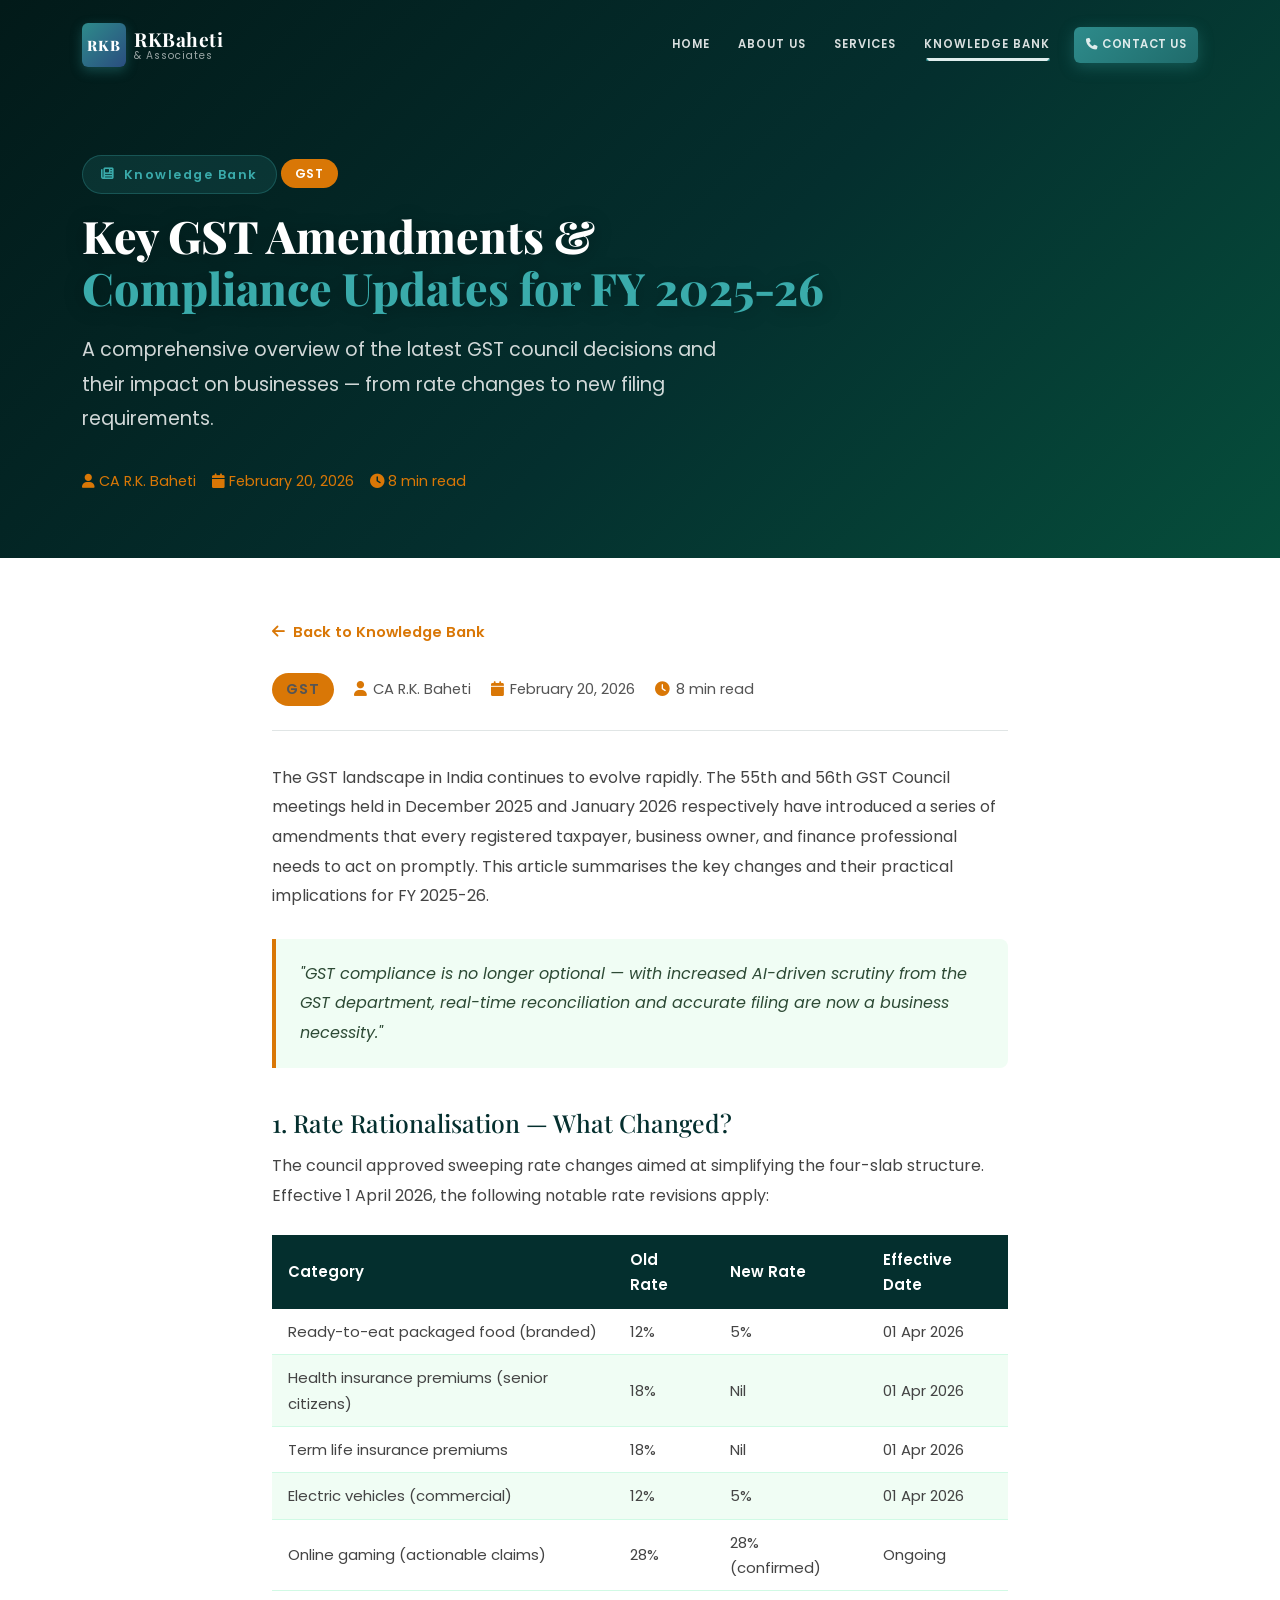
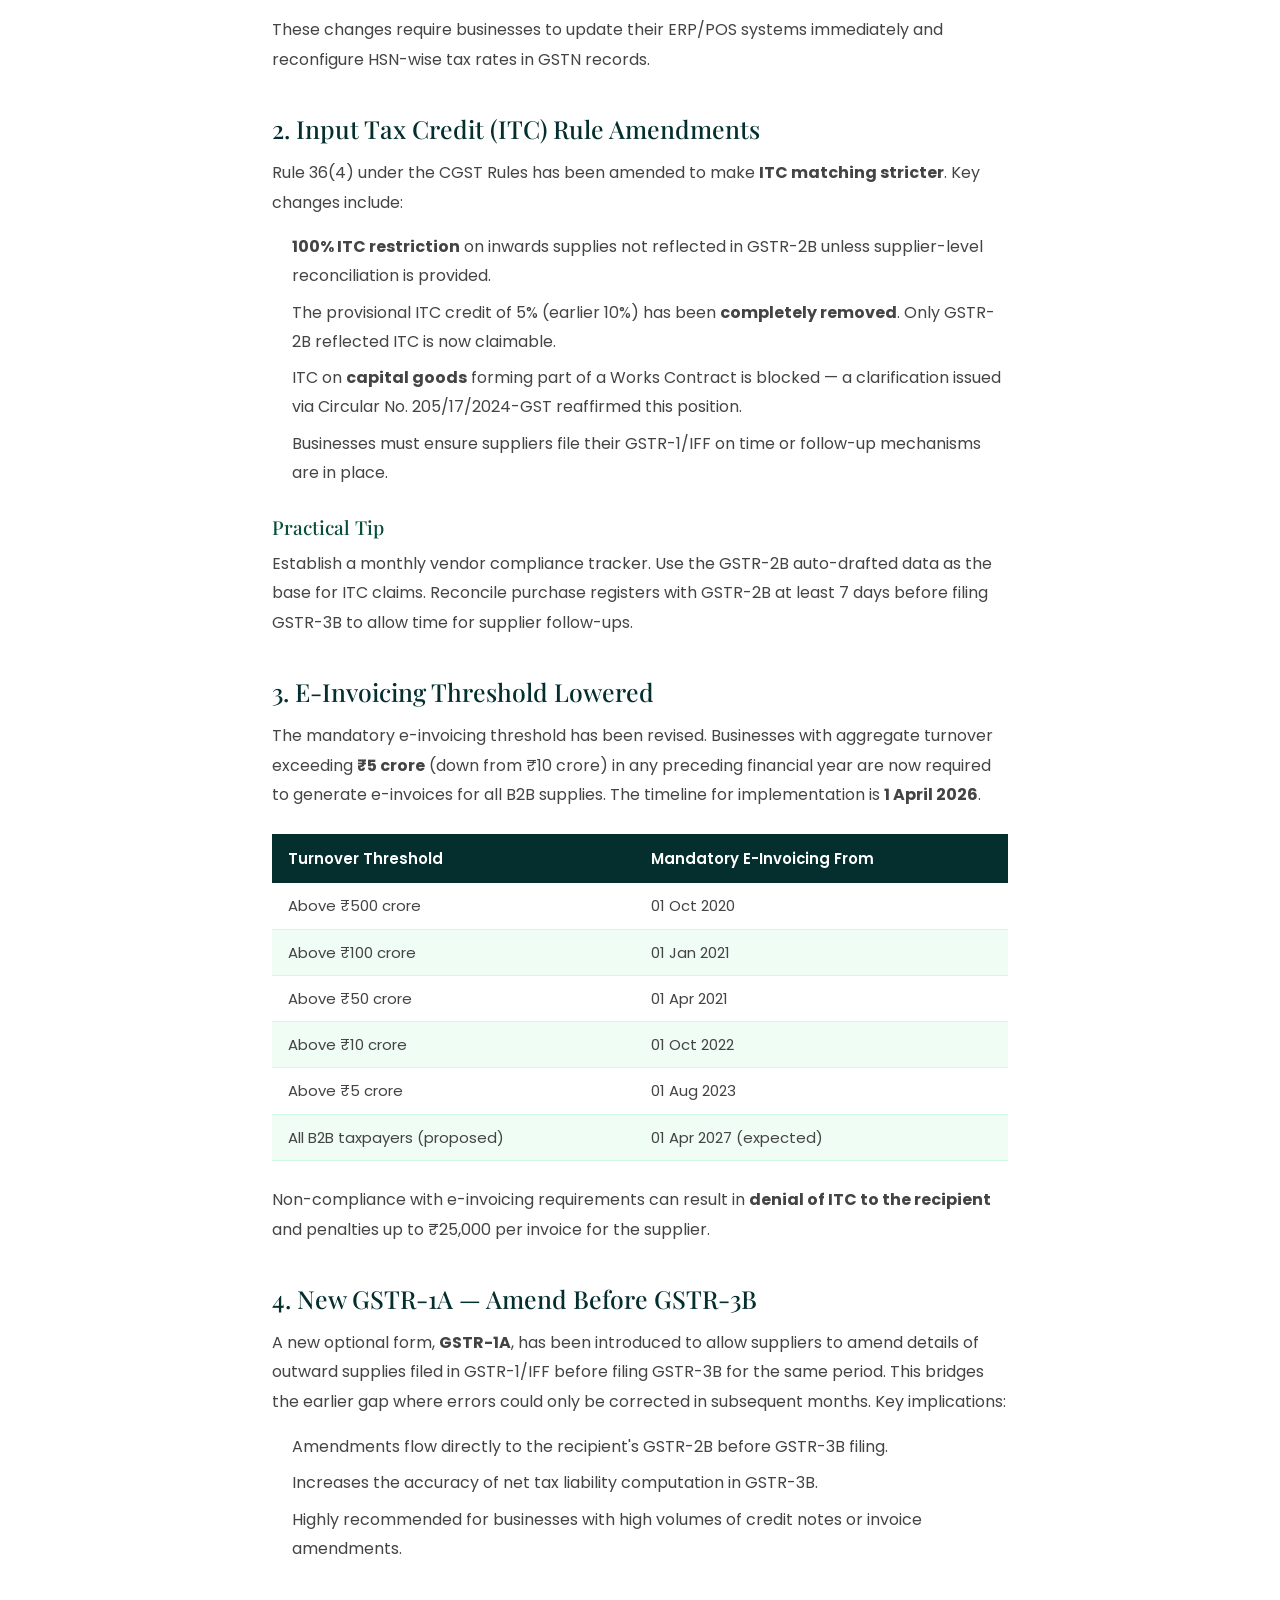
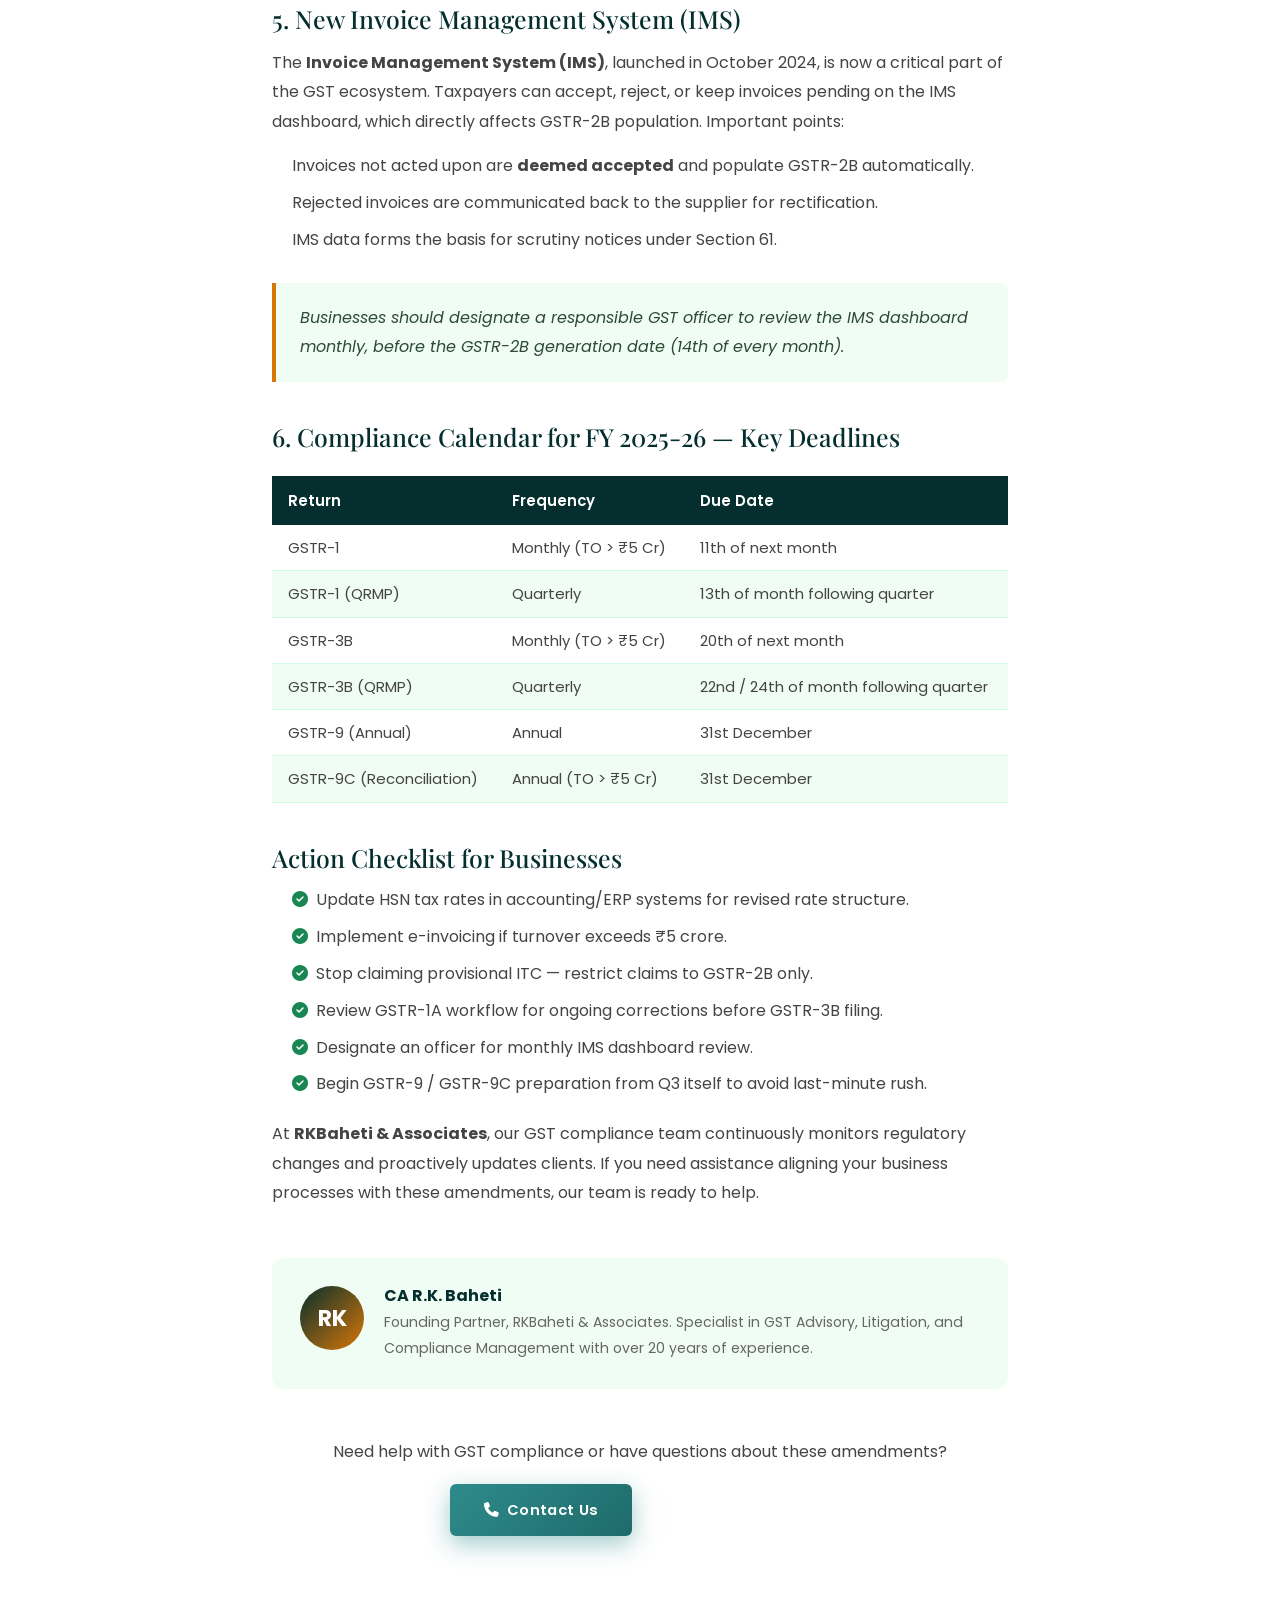
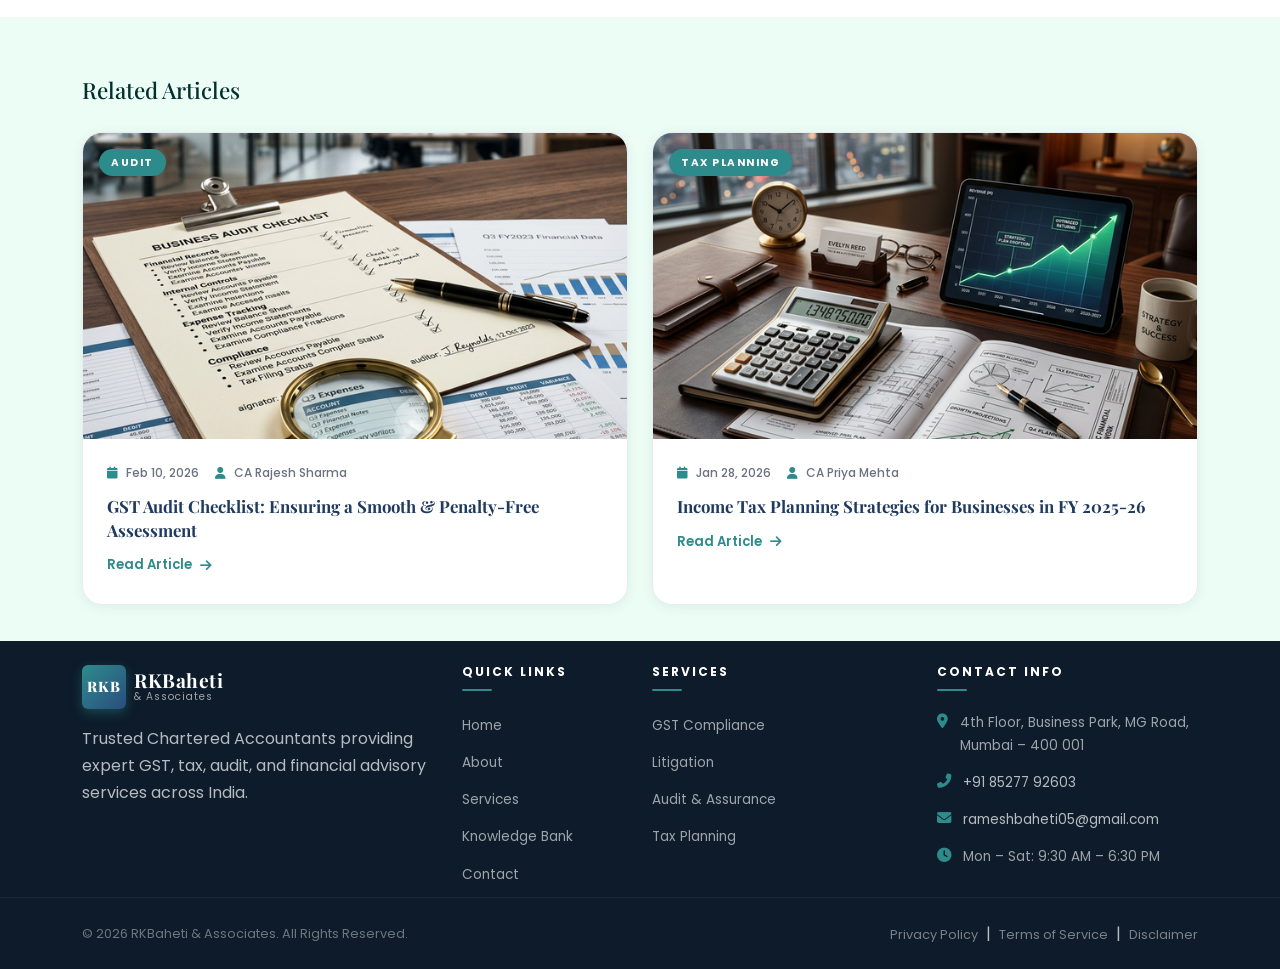
<file: blog/gst-amendments-fy2025-26.html>
<!DOCTYPE html>
<html lang="en">

<head>
    <meta charset="UTF-8" />
    <meta name="viewport" content="width=device-width, initial-scale=1.0" />
    <meta name="description"
        content="Key GST Amendments & Compliance Updates for FY 2025-26 – RKBaheti & Associates. Understand the latest GST council decisions, rate changes, ITC rule updates and new filing requirements." />
    <title>Key GST Amendments & Compliance Updates for FY 2025-26 | RKBaheti & Associates</title>
    <link rel="preconnect" href="https://fonts.googleapis.com" />
    <link rel="preconnect" href="https://fonts.gstatic.com" crossorigin />
    <link
        href="https://fonts.googleapis.com/css2?family=Playfair+Display:wght@400;500;600;700;800&family=Poppins:wght@300;400;500;600;700&display=swap"
        rel="stylesheet" />
    <link rel="stylesheet" href="https://cdn.jsdelivr.net/npm/bootstrap@5.3.3/dist/css/bootstrap.min.css" />
    <link rel="stylesheet" href="https://cdnjs.cloudflare.com/ajax/libs/font-awesome/6.5.1/css/all.min.css" />
    <link rel="stylesheet" href="https://cdn.jsdelivr.net/npm/aos@2.3.4/dist/aos.css" />
    <link rel="stylesheet" href="../assets/css/style.css" />
    <style>
        :root {
            --blog-dark: #042f2e;
            --blog-mid: #064e3b;
            --blog-accent: #d97706;
            --blog-light: #f0fdf4;
            --blog-alt: #ecfdf5;
        }

        .blog-post-hero {
            background: linear-gradient(135deg, #021a19 0%, #042f2e 55%, #064e3b 100%);
            min-height: 52vh;
            display: flex;
            align-items: center;
            padding-top: 90px;
        }

        .blog-post-body {
            padding: 60px 0 80px;
        }

        .blog-meta-bar {
            display: flex;
            flex-wrap: wrap;
            gap: 20px;
            align-items: center;
            margin-bottom: 32px;
            padding-bottom: 24px;
            border-bottom: 1px solid rgba(4, 47, 46, .12);
        }

        .blog-meta-bar span {
            font-size: .92rem;
            color: #555;
        }

        .blog-meta-bar i {
            color: var(--blog-accent);
            margin-right: 6px;
        }

        .blog-category-badge {
            background: var(--blog-accent);
            color: #fff;
            font-size: .78rem;
            font-weight: 600;
            padding: 4px 14px;
            border-radius: 20px;
            letter-spacing: .06em;
            text-transform: uppercase;
        }

        .blog-post-body h2 {
            font-family: 'Playfair Display', serif;
            font-size: 1.55rem;
            color: var(--blog-dark);
            margin: 40px 0 14px;
        }

        .blog-post-body h3 {
            font-family: 'Playfair Display', serif;
            font-size: 1.2rem;
            color: var(--blog-mid);
            margin: 28px 0 10px;
        }

        .blog-post-body p {
            color: #444;
            line-height: 1.85;
            margin-bottom: 16px;
        }

        .blog-post-body ul {
            padding-left: 20px;
            margin-bottom: 20px;
        }

        .blog-post-body ul li {
            color: #444;
            line-height: 1.8;
            margin-bottom: 8px;
        }

        .blog-highlight-box {
            background: var(--blog-light);
            border-left: 4px solid var(--blog-accent);
            padding: 20px 24px;
            border-radius: 0 8px 8px 0;
            margin: 28px 0;
        }

        .blog-highlight-box p {
            margin: 0;
            font-style: italic;
            color: #2d4a35;
        }

        .blog-table {
            width: 100%;
            border-collapse: collapse;
            margin: 24px 0;
            font-size: .93rem;
        }

        .blog-table th {
            background: var(--blog-dark);
            color: #fff;
            padding: 12px 16px;
            text-align: left;
            font-weight: 600;
        }

        .blog-table td {
            padding: 10px 16px;
            border-bottom: 1px solid #d1fae5;
            color: #444;
        }

        .blog-table tr:nth-child(even) td {
            background: var(--blog-light);
        }

        .back-to-blog {
            display: inline-flex;
            align-items: center;
            gap: 8px;
            color: var(--blog-accent);
            font-weight: 600;
            font-size: .92rem;
            text-decoration: none;
            margin-bottom: 28px;
            transition: gap .2s;
        }

        .back-to-blog:hover {
            gap: 12px;
            color: var(--blog-accent);
        }

        .author-box {
            background: var(--blog-light);
            border-radius: 12px;
            padding: 28px;
            display: flex;
            gap: 20px;
            align-items: flex-start;
            margin-top: 50px;
        }

        .author-avatar {
            width: 64px;
            height: 64px;
            border-radius: 50%;
            background: linear-gradient(135deg, var(--blog-dark), var(--blog-accent));
            display: flex;
            align-items: center;
            justify-content: center;
            color: #fff;
            font-size: 1.4rem;
            font-weight: 700;
            flex-shrink: 0;
        }

        .author-details h5 {
            margin-bottom: 4px;
            font-size: 1rem;
            color: var(--blog-dark);
            font-weight: 700;
        }

        .author-details p {
            margin: 0;
            font-size: .88rem;
            color: #666;
        }

        .related-posts-section {
            padding: 60px 0;
            background: var(--blog-alt);
        }

        .related-posts-section h4 {
            font-family: 'Playfair Display', serif;
            font-size: 1.4rem;
            color: var(--blog-dark);
            margin-bottom: 28px;
        }
    </style>
</head>

<body>
    <nav id="mainNav" class="navbar navbar-expand-lg fixed-top" aria-label="Main navigation">
        <div class="container-xl">
            <a class="navbar-brand d-flex align-items-center gap-2" href="../index.html#home">
                <div class="logo-emblem"><span class="logo-initials">RKB</span></div>
                <div class="logo-text"><span class="logo-name">RKBaheti</span><span class="logo-tagline">&
                        Associates</span></div>
            </a>
            <button class="navbar-toggler" type="button" data-bs-toggle="collapse" data-bs-target="#navbarContent"
                aria-controls="navbarContent" aria-expanded="false" aria-label="Toggle navigation">
                <span class="hamburger-icon"><span></span><span></span><span></span></span>
            </button>
            <div class="collapse navbar-collapse" id="navbarContent">
                <ul class="navbar-nav ms-auto align-items-lg-center gap-lg-1">
                    <li class="nav-item"><a class="nav-link" href="../index.html#home">HOME</a></li>
                    <li class="nav-item">
                        <a class="nav-link" href="../index.html#philosophy">ABOUT US</a>
                    </li>
                    <li class="nav-item dropdown">
                        <a class="nav-link dropdown-toggle" href="#" id="servicesDropdown" data-bs-toggle="dropdown"
                            aria-expanded="false">SERVICES</a>
                        <ul class="dropdown-menu" aria-labelledby="servicesDropdown">
                            <li><a class="dropdown-item" href="../services/gst-compliance.html"><i
                                        class="fas fa-file-invoice-dollar me-2"></i>GST Compliance & Advisory</a></li>
                            <li><a class="dropdown-item" href="../services/litigation.html"><i
                                        class="fas fa-balance-scale me-2"></i>Litigation Services</a></li>
                            <li><a class="dropdown-item" href="../services/gst-due-diligence.html"><i
                                        class="fas fa-search-dollar me-2"></i>GST Due-Diligence</a></li>
                            <li><a class="dropdown-item" href="../services/gst-refund.html"><i
                                        class="fas fa-hand-holding-usd me-2"></i>GST Refund Processing</a></li>
                            <li><a class="dropdown-item" href="../services/audit-assurance.html"><i
                                        class="fas fa-clipboard-check me-2"></i>Audit & Assurance</a></li>
                            <li><a class="dropdown-item" href="../services/tax-planning.html"><i
                                        class="fas fa-chart-pie me-2"></i>Tax Planning & Advisory</a></li>
                            <li><a class="dropdown-item" href="../services/business-setup.html"><i
                                        class="fas fa-building me-2"></i>Business Setup & Corporate</a></li>
                            <li><a class="dropdown-item" href="../services/financial-advisory.html"><i
                                        class="fas fa-project-diagram me-2"></i>Financial Advisory</a></li>
                        </ul>
                    </li>
                    <li class="nav-item dropdown">
                        <a class="nav-link dropdown-toggle active" href="#" id="knowledgeDropdown"
                            data-bs-toggle="dropdown" aria-expanded="false">KNOWLEDGE BANK</a>
                        <ul class="dropdown-menu" aria-labelledby="knowledgeDropdown">
                            <li><a class="dropdown-item" href="../index.html#knowledge"><i
                                        class="fas fa-newspaper me-2"></i>GST Updates</a></li>
                            <li><a class="dropdown-item" href="../index.html#knowledge"><i
                                        class="fas fa-file-alt me-2"></i>Tax Circulars</a></li>
                            <li><a class="dropdown-item" href="../index.html#knowledge"><i
                                        class="fas fa-calendar-check me-2"></i>Compliance Calendar</a></li>
                            <li><a class="dropdown-item" href="../index.html#knowledge"><i
                                        class="fas fa-briefcase me-2"></i>Case Studies</a></li>
                        </ul>
                    </li>

                    <li class="nav-item ms-lg-2"><a class="nav-link nav-cta-btn" href="../index.html#contact"><i
                                class="fas fa-phone me-1"></i>CONTACT US</a></li>
                </ul>
            </div>
        </div>
    </nav>

    <!-- Hero -->
    <section class="blog-post-hero">
        <div class="hero-overlay"></div>
        <div class="container-xl">
            <div class="row" style="min-height:52vh; align-items:center;">
                <div class="col-lg-9" data-aos="fade-right" data-aos-duration="1000">
                    <div class="hero-badge mb-3"><i class="fas fa-newspaper me-2"></i>Knowledge Bank</div>
                    <span class="blog-category-badge mb-3 d-inline-block">GST</span>
                    <h1 class="hero-title" style="font-size:clamp(1.8rem,4vw,2.8rem);">Key GST Amendments &<br /><span
                            class="hero-title-accent">Compliance Updates for FY 2025-26</span></h1>
                    <p class="hero-subtitle" style="max-width:680px;">A comprehensive overview of the latest GST council
                        decisions and their impact on businesses — from rate changes to new filing requirements.</p>
                    <div class="d-flex flex-wrap gap-3 mt-2" style="font-size:.9rem; color:#d97706;">
                        <span><i class="fas fa-user me-1"></i>CA R.K. Baheti</span>
                        <span><i class="fas fa-calendar me-1"></i>February 20, 2026</span>
                        <span><i class="fas fa-clock me-1"></i>8 min read</span>
                    </div>
                </div>
            </div>
        </div>
    </section>

    <!-- Blog Body -->
    <section class="blog-post-body">
        <div class="container-xl">
            <div class="row justify-content-center">
                <div class="col-lg-8">

                    <a href="../index.html#knowledge" class="back-to-blog" data-aos="fade-right">
                        <i class="fas fa-arrow-left"></i> Back to Knowledge Bank
                    </a>

                    <div class="blog-meta-bar" data-aos="fade-up">
                        <span class="blog-category-badge">GST</span>
                        <span><i class="fas fa-user"></i>CA R.K. Baheti</span>
                        <span><i class="fas fa-calendar"></i>February 20, 2026</span>
                        <span><i class="fas fa-clock"></i>8 min read</span>
                    </div>

                    <div data-aos="fade-up">

                        <p>The GST landscape in India continues to evolve rapidly. The 55th and 56th GST Council
                            meetings held in December 2025 and January 2026 respectively have introduced a series of
                            amendments that every registered taxpayer, business owner, and finance professional needs to
                            act on promptly. This article summarises the key changes and their practical implications
                            for FY 2025-26.</p>

                        <div class="blog-highlight-box">
                            <p>"GST compliance is no longer optional — with increased AI-driven scrutiny from the GST
                                department, real-time reconciliation and accurate filing are now a business necessity."
                            </p>
                        </div>

                        <h2>1. Rate Rationalisation — What Changed?</h2>
                        <p>The council approved sweeping rate changes aimed at simplifying the four-slab structure.
                            Effective 1 April 2026, the following notable rate revisions apply:</p>

                        <table class="blog-table">
                            <thead>
                                <tr>
                                    <th>Category</th>
                                    <th>Old Rate</th>
                                    <th>New Rate</th>
                                    <th>Effective Date</th>
                                </tr>
                            </thead>
                            <tbody>
                                <tr>
                                    <td>Ready-to-eat packaged food (branded)</td>
                                    <td>12%</td>
                                    <td>5%</td>
                                    <td>01 Apr 2026</td>
                                </tr>
                                <tr>
                                    <td>Health insurance premiums (senior citizens)</td>
                                    <td>18%</td>
                                    <td>Nil</td>
                                    <td>01 Apr 2026</td>
                                </tr>
                                <tr>
                                    <td>Term life insurance premiums</td>
                                    <td>18%</td>
                                    <td>Nil</td>
                                    <td>01 Apr 2026</td>
                                </tr>
                                <tr>
                                    <td>Electric vehicles (commercial)</td>
                                    <td>12%</td>
                                    <td>5%</td>
                                    <td>01 Apr 2026</td>
                                </tr>
                                <tr>
                                    <td>Online gaming (actionable claims)</td>
                                    <td>28%</td>
                                    <td>28% (confirmed)</td>
                                    <td>Ongoing</td>
                                </tr>
                            </tbody>
                        </table>

                        <p>These changes require businesses to update their ERP/POS systems immediately and reconfigure
                            HSN-wise tax rates in GSTN records.</p>

                        <h2>2. Input Tax Credit (ITC) Rule Amendments</h2>
                        <p>Rule 36(4) under the CGST Rules has been amended to make <strong>ITC matching
                                stricter</strong>. Key changes include:</p>
                        <ul>
                            <li><strong>100% ITC restriction</strong> on inwards supplies not reflected in GSTR-2B
                                unless supplier-level reconciliation is provided.</li>
                            <li>The provisional ITC credit of 5% (earlier 10%) has been <strong>completely
                                    removed</strong>. Only GSTR-2B reflected ITC is now claimable.</li>
                            <li>ITC on <strong>capital goods</strong> forming part of a Works Contract is blocked — a
                                clarification issued via Circular No. 205/17/2024-GST reaffirmed this position.</li>
                            <li>Businesses must ensure suppliers file their GSTR-1/IFF on time or follow-up mechanisms
                                are in place.</li>
                        </ul>

                        <h3>Practical Tip</h3>
                        <p>Establish a monthly vendor compliance tracker. Use the GSTR-2B auto-drafted data as the base
                            for ITC claims. Reconcile purchase registers with GSTR-2B at least 7 days before filing
                            GSTR-3B to allow time for supplier follow-ups.</p>

                        <h2>3. E-Invoicing Threshold Lowered</h2>
                        <p>The mandatory e-invoicing threshold has been revised. Businesses with aggregate turnover
                            exceeding <strong>₹5 crore</strong> (down from ₹10 crore) in any preceding financial year
                            are now required to generate e-invoices for all B2B supplies. The timeline for
                            implementation is <strong>1 April 2026</strong>.</p>

                        <table class="blog-table">
                            <thead>
                                <tr>
                                    <th>Turnover Threshold</th>
                                    <th>Mandatory E-Invoicing From</th>
                                </tr>
                            </thead>
                            <tbody>
                                <tr>
                                    <td>Above ₹500 crore</td>
                                    <td>01 Oct 2020</td>
                                </tr>
                                <tr>
                                    <td>Above ₹100 crore</td>
                                    <td>01 Jan 2021</td>
                                </tr>
                                <tr>
                                    <td>Above ₹50 crore</td>
                                    <td>01 Apr 2021</td>
                                </tr>
                                <tr>
                                    <td>Above ₹10 crore</td>
                                    <td>01 Oct 2022</td>
                                </tr>
                                <tr>
                                    <td>Above ₹5 crore</td>
                                    <td>01 Aug 2023</td>
                                </tr>
                                <tr>
                                    <td>All B2B taxpayers (proposed)</td>
                                    <td>01 Apr 2027 (expected)</td>
                                </tr>
                            </tbody>
                        </table>

                        <p>Non-compliance with e-invoicing requirements can result in <strong>denial of ITC to the
                                recipient</strong> and penalties up to ₹25,000 per invoice for the supplier.</p>

                        <h2>4. New GSTR-1A — Amend Before GSTR-3B</h2>
                        <p>A new optional form, <strong>GSTR-1A</strong>, has been introduced to allow suppliers to
                            amend details of outward supplies filed in GSTR-1/IFF before filing GSTR-3B for the same
                            period. This bridges the earlier gap where errors could only be corrected in subsequent
                            months. Key implications:</p>
                        <ul>
                            <li>Amendments flow directly to the recipient's GSTR-2B before GSTR-3B filing.</li>
                            <li>Increases the accuracy of net tax liability computation in GSTR-3B.</li>
                            <li>Highly recommended for businesses with high volumes of credit notes or invoice
                                amendments.</li>
                        </ul>

                        <h2>5. New Invoice Management System (IMS)</h2>
                        <p>The <strong>Invoice Management System (IMS)</strong>, launched in October 2024, is now a
                            critical part of the GST ecosystem. Taxpayers can accept, reject, or keep invoices pending
                            on the IMS dashboard, which directly affects GSTR-2B population. Important points:</p>
                        <ul>
                            <li>Invoices not acted upon are <strong>deemed accepted</strong> and populate GSTR-2B
                                automatically.</li>
                            <li>Rejected invoices are communicated back to the supplier for rectification.</li>
                            <li>IMS data forms the basis for scrutiny notices under Section 61.</li>
                        </ul>

                        <div class="blog-highlight-box">
                            <p>Businesses should designate a responsible GST officer to review the IMS dashboard
                                monthly, before the GSTR-2B generation date (14th of every month).</p>
                        </div>

                        <h2>6. Compliance Calendar for FY 2025-26 — Key Deadlines</h2>
                        <table class="blog-table">
                            <thead>
                                <tr>
                                    <th>Return</th>
                                    <th>Frequency</th>
                                    <th>Due Date</th>
                                </tr>
                            </thead>
                            <tbody>
                                <tr>
                                    <td>GSTR-1</td>
                                    <td>Monthly (TO &gt; ₹5 Cr)</td>
                                    <td>11th of next month</td>
                                </tr>
                                <tr>
                                    <td>GSTR-1 (QRMP)</td>
                                    <td>Quarterly</td>
                                    <td>13th of month following quarter</td>
                                </tr>
                                <tr>
                                    <td>GSTR-3B</td>
                                    <td>Monthly (TO &gt; ₹5 Cr)</td>
                                    <td>20th of next month</td>
                                </tr>
                                <tr>
                                    <td>GSTR-3B (QRMP)</td>
                                    <td>Quarterly</td>
                                    <td>22nd / 24th of month following quarter</td>
                                </tr>
                                <tr>
                                    <td>GSTR-9 (Annual)</td>
                                    <td>Annual</td>
                                    <td>31st December</td>
                                </tr>
                                <tr>
                                    <td>GSTR-9C (Reconciliation)</td>
                                    <td>Annual (TO &gt; ₹5 Cr)</td>
                                    <td>31st December</td>
                                </tr>
                            </tbody>
                        </table>

                        <h2>Action Checklist for Businesses</h2>
                        <ul>
                            <li><i class="fas fa-check-circle text-success me-2"></i>Update HSN tax rates in
                                accounting/ERP systems for revised rate structure.</li>
                            <li><i class="fas fa-check-circle text-success me-2"></i>Implement e-invoicing if turnover
                                exceeds ₹5 crore.</li>
                            <li><i class="fas fa-check-circle text-success me-2"></i>Stop claiming provisional ITC —
                                restrict claims to GSTR-2B only.</li>
                            <li><i class="fas fa-check-circle text-success me-2"></i>Review GSTR-1A workflow for ongoing
                                corrections before GSTR-3B filing.</li>
                            <li><i class="fas fa-check-circle text-success me-2"></i>Designate an officer for monthly
                                IMS dashboard review.</li>
                            <li><i class="fas fa-check-circle text-success me-2"></i>Begin GSTR-9 / GSTR-9C preparation
                                from Q3 itself to avoid last-minute rush.</li>
                        </ul>

                        <p>At <strong>RKBaheti & Associates</strong>, our GST compliance team continuously monitors
                            regulatory changes and proactively updates clients. If you need assistance aligning your
                            business processes with these amendments, our team is ready to help.</p>

                    </div>

                    <!-- Author Box -->
                    <div class="author-box" data-aos="fade-up">
                        <div class="author-avatar">RK</div>
                        <div class="author-details">
                            <h5>CA R.K. Baheti</h5>
                            <p>Founding Partner, RKBaheti & Associates. Specialist in GST Advisory, Litigation, and
                                Compliance Management with over 20 years of experience.</p>
                        </div>
                    </div>

                    <div class="text-center mt-5" data-aos="fade-up">
                        <p class="mb-3" style="color:#444;">Need help with GST compliance or have questions about these
                            amendments?</p>
                        <a href="../index.html#contact" class="btn btn-hero-primary me-3"><i
                                class="fas fa-phone me-2"></i>Contact Us</a>
                        <a href="../index.html#knowledge" class="btn btn-hero-secondary"><i
                                class="fas fa-arrow-left me-2"></i>All Articles</a>
                    </div>

                </div>
            </div>
        </div>
    </section>

    <!-- Related Posts -->
    <section class="related-posts-section">
        <div class="container-xl">
            <h4 data-aos="fade-up">Related Articles</h4>
            <div class="row g-4">
                <div class="col-md-6" data-aos="fade-up" data-aos-delay="100">
                    <div class="blog-card">
                        <div class="blog-img-wrap">
                            <a href="gst-audit-checklist.html">
                                <img src="../assets/images/blog2.png" alt="GST Audit Checklist" class="blog-img"
                                    loading="lazy" />
                            </a>
                            <span class="blog-category">AUDIT</span>
                        </div>
                        <div class="blog-body">
                            <div class="blog-meta">
                                <span><i class="fas fa-calendar me-1"></i>Feb 10, 2026</span>
                                <span><i class="fas fa-user me-1"></i>CA Rajesh Sharma</span>
                            </div>
                            <h3 class="blog-title"><a href="gst-audit-checklist.html">GST Audit Checklist: Ensuring a
                                    Smooth & Penalty-Free Assessment</a></h3>
                            <a href="gst-audit-checklist.html" class="blog-read-link">Read Article <i
                                    class="fas fa-arrow-right ms-1"></i></a>
                        </div>
                    </div>
                </div>
                <div class="col-md-6" data-aos="fade-up" data-aos-delay="200">
                    <div class="blog-card">
                        <div class="blog-img-wrap">
                            <a href="income-tax-planning-fy2025-26.html">
                                <img src="../assets/images/blog3.png" alt="Income Tax Planning" class="blog-img"
                                    loading="lazy" />
                            </a>
                            <span class="blog-category">TAX PLANNING</span>
                        </div>
                        <div class="blog-body">
                            <div class="blog-meta">
                                <span><i class="fas fa-calendar me-1"></i>Jan 28, 2026</span>
                                <span><i class="fas fa-user me-1"></i>CA Priya Mehta</span>
                            </div>
                            <h3 class="blog-title"><a href="income-tax-planning-fy2025-26.html">Income Tax Planning
                                    Strategies for Businesses in FY 2025-26</a></h3>
                            <a href="income-tax-planning-fy2025-26.html" class="blog-read-link">Read Article <i
                                    class="fas fa-arrow-right ms-1"></i></a>
                        </div>
                    </div>
                </div>
            </div>
        </div>
    </section>

    <!-- Footer -->
    <footer class="site-footer" aria-label="Site footer">
        <div class="footer-main">
            <div class="container-xl">
                <div class="row g-4">
                    <div class="col-lg-4 col-md-6">
                        <a class="footer-brand d-flex align-items-center gap-2 mb-3" href="../index.html">
                            <div class="logo-emblem"><span class="logo-initials">RKB</span></div>
                            <div class="logo-text"><span class="logo-name">RKBaheti</span><span class="logo-tagline">&
                                    Associates</span></div>
                        </a>
                        <p class="footer-about">Trusted Chartered Accountants providing expert GST, tax, audit, and
                            financial advisory services across India.</p>
                    </div>
                    <div class="col-lg-2 col-md-6">
                        <h4 class="footer-heading">Quick Links</h4>
                        <ul class="footer-links">
                            <li><a href="../index.html#home">Home</a></li>
                            <li><a href="../index.html#about">About</a></li>
                            <li><a href="../index.html#services">Services</a></li>
                            <li><a href="../index.html#knowledge">Knowledge Bank</a></li>
                            <li><a href="../index.html#contact">Contact</a></li>
                        </ul>
                    </div>
                    <div class="col-lg-3 col-md-6">
                        <h4 class="footer-heading">Services</h4>
                        <ul class="footer-links">
                            <li><a href="../services/gst-compliance.html">GST Compliance</a></li>
                            <li><a href="../services/litigation.html">Litigation</a></li>
                            <li><a href="../services/audit-assurance.html">Audit & Assurance</a></li>
                            <li><a href="../services/tax-planning.html">Tax Planning</a></li>
                        </ul>
                    </div>
                    <div class="col-lg-3 col-md-6">
                        <h4 class="footer-heading">Contact Info</h4>
                        <ul class="footer-contact-list">
                            <li><i class="fas fa-map-marker-alt"></i><span>4th Floor, Business Park, MG Road, Mumbai –
                                    400 001</span></li>
                            <li><i class="fas fa-phone-alt"></i><a href="tel:+918527792603">+91 85277 92603</a></li>
                            <li><i class="fas fa-envelope"></i><a
                                    href="mailto:rameshbaheti05@gmail.com">rameshbaheti05@gmail.com</a></li>
                            <li><i class="fas fa-clock"></i><span>Mon – Sat: 9:30 AM – 6:30 PM</span></li>
                        </ul>
                    </div>
                </div>
            </div>
        </div>
        <div class="footer-bottom">
            <div class="container-xl">
                <div class="row align-items-center">
                    <div class="col-md-6 text-center text-md-start">
                        <p>&copy; 2026 RKBaheti & Associates. All Rights Reserved.</p>
                    </div>
                    <div class="col-md-6 text-center text-md-end">
                        <a href="#">Privacy Policy</a><span class="mx-2">|</span><a href="#">Terms of Service</a><span
                            class="mx-2">|</span><a href="#">Disclaimer</a>
                    </div>
                </div>
            </div>
        </div>
    </footer>

    <button id="scrollTopBtn" class="scroll-top-btn" aria-label="Scroll to top"><i
            class="fas fa-chevron-up"></i></button>
    <script src="https://cdn.jsdelivr.net/npm/bootstrap@5.3.3/dist/js/bootstrap.bundle.min.js"></script>
    <script src="https://cdn.jsdelivr.net/npm/aos@2.3.4/dist/aos.js"></script>
    <script src="../assets/js/main.js"></script>
</body>

</html>
</file>
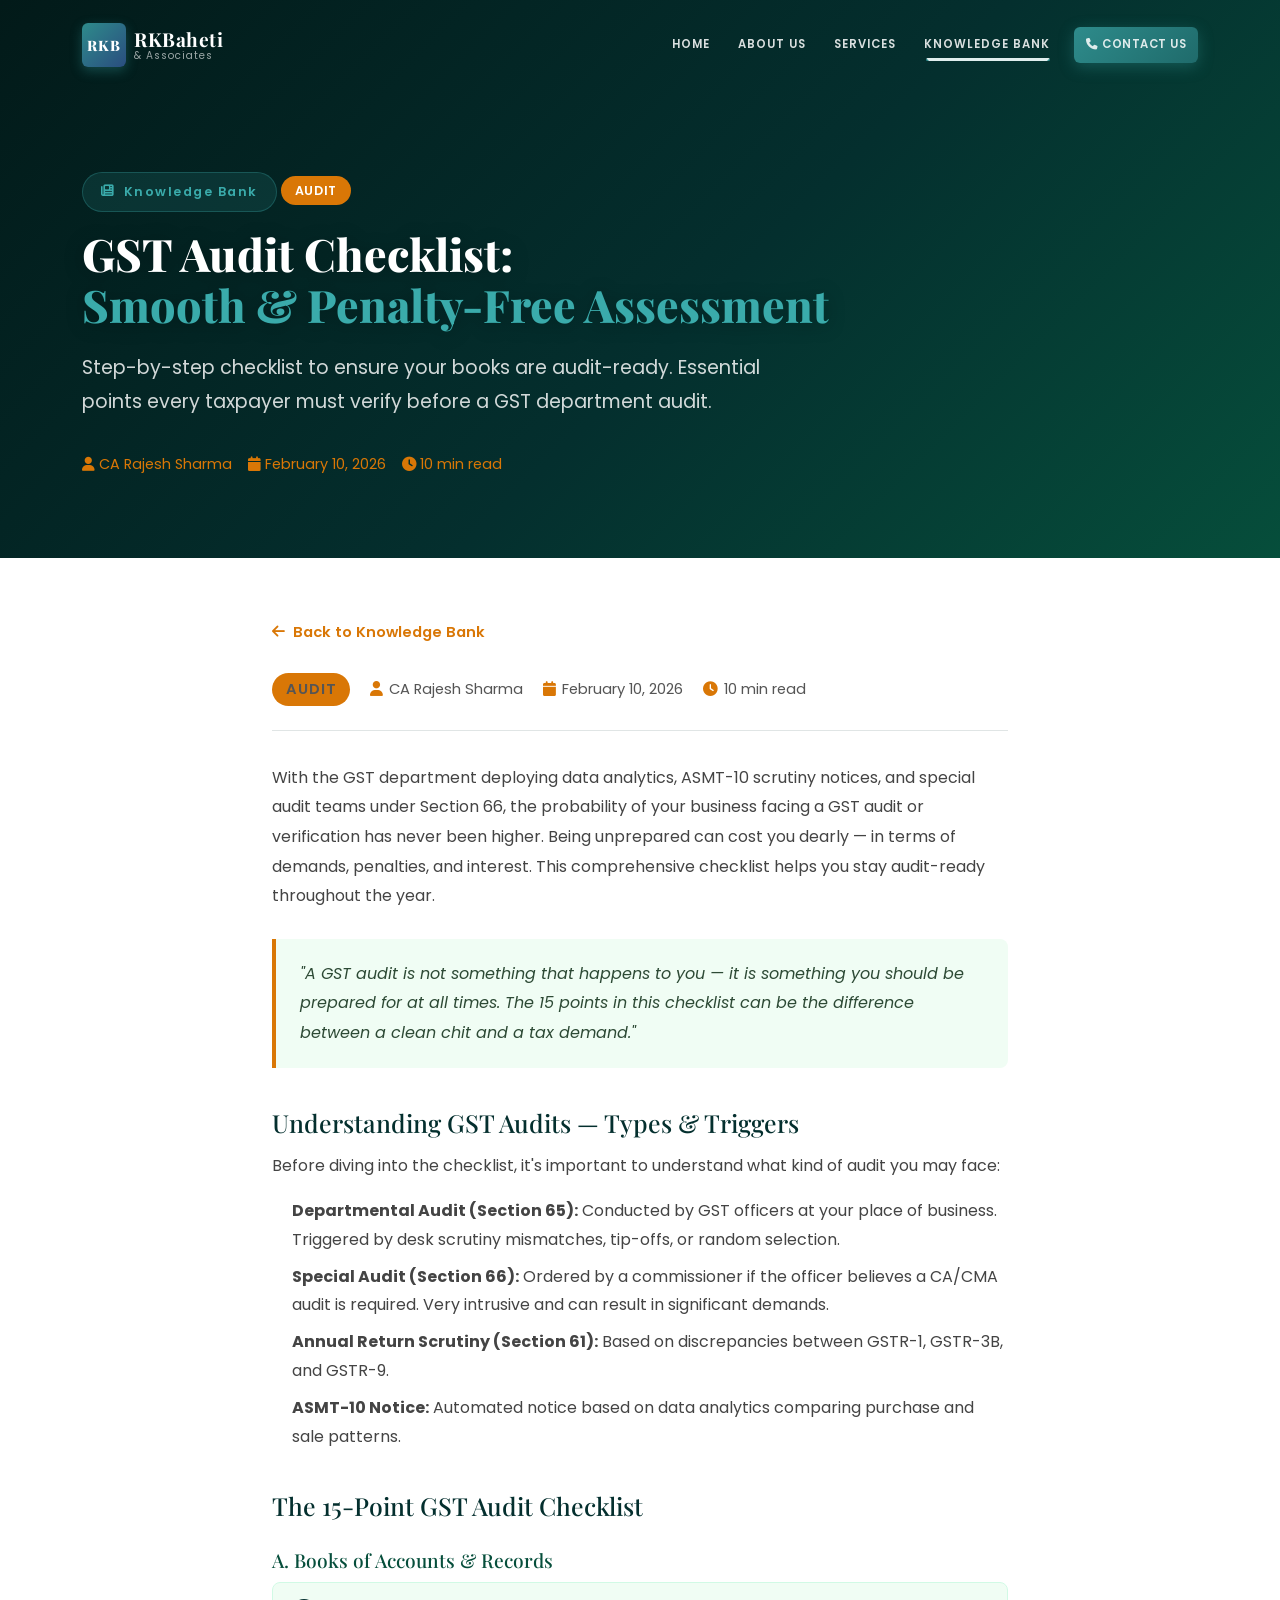
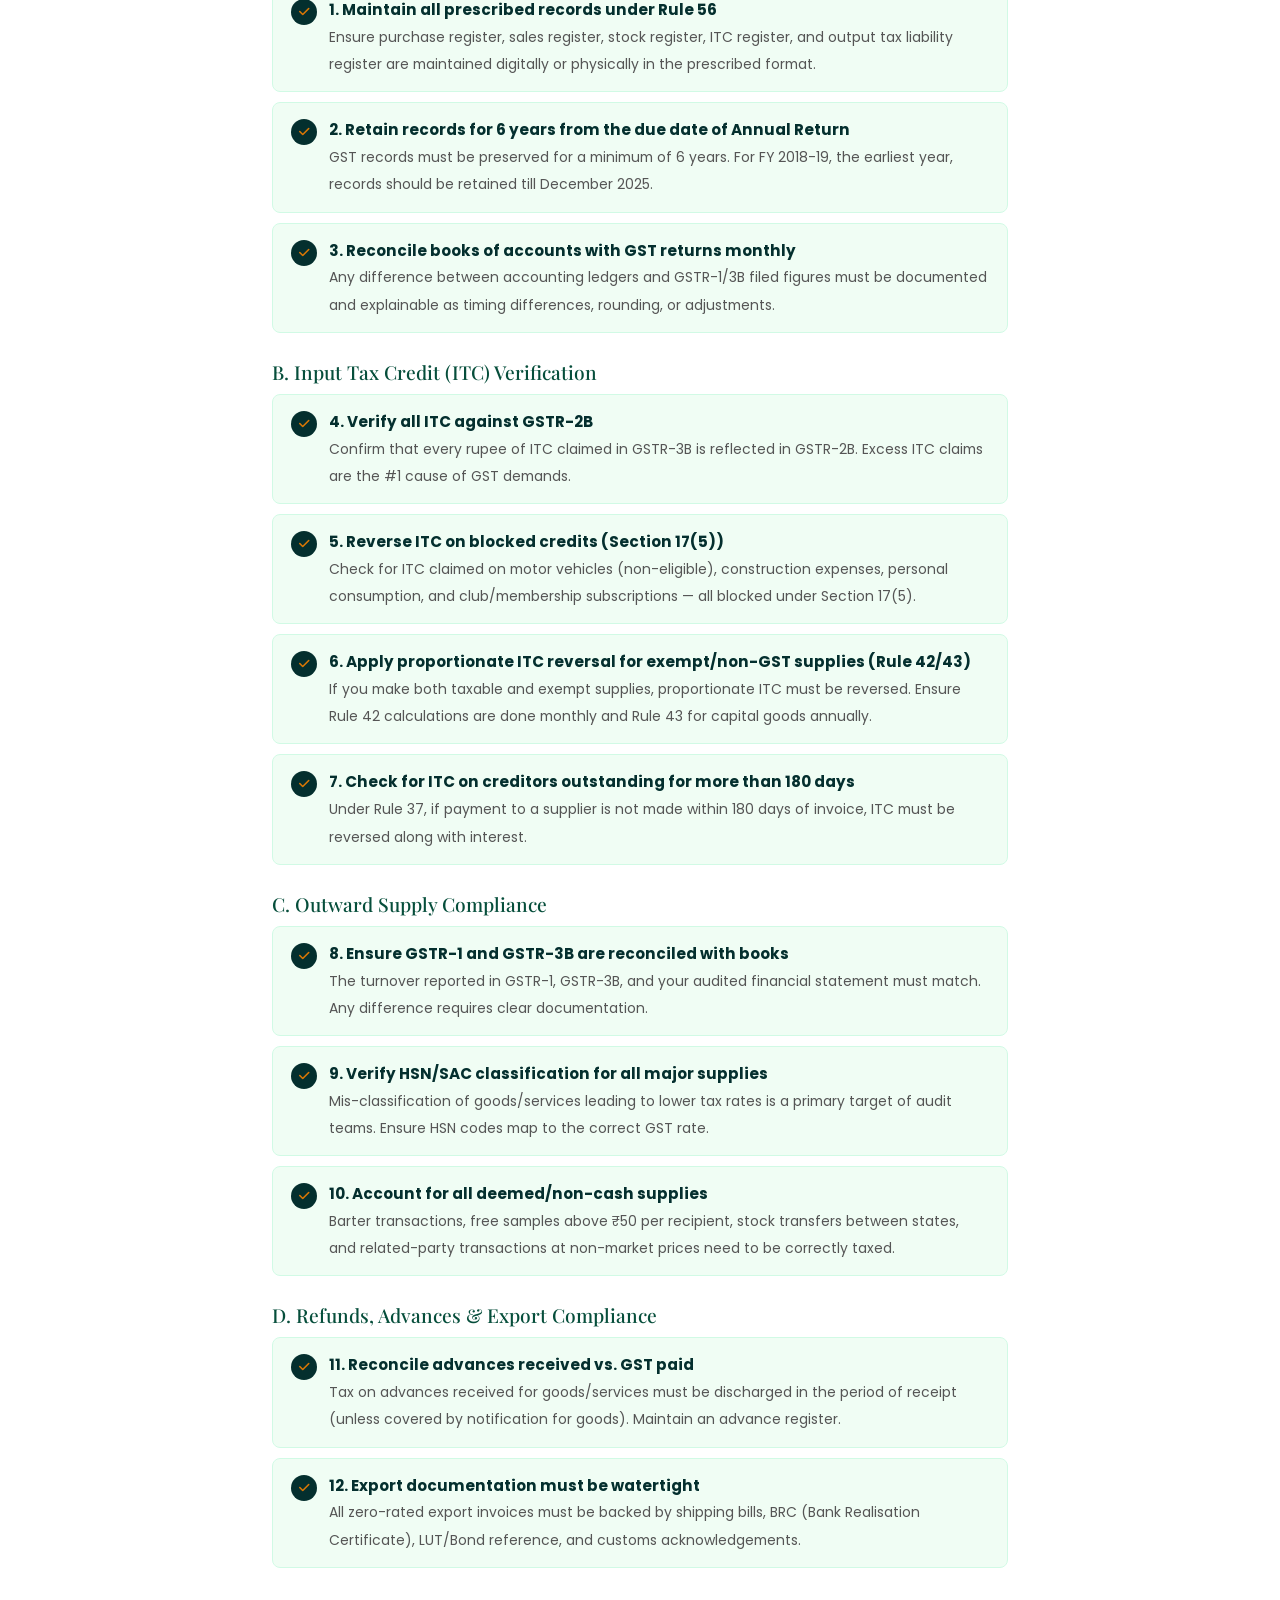
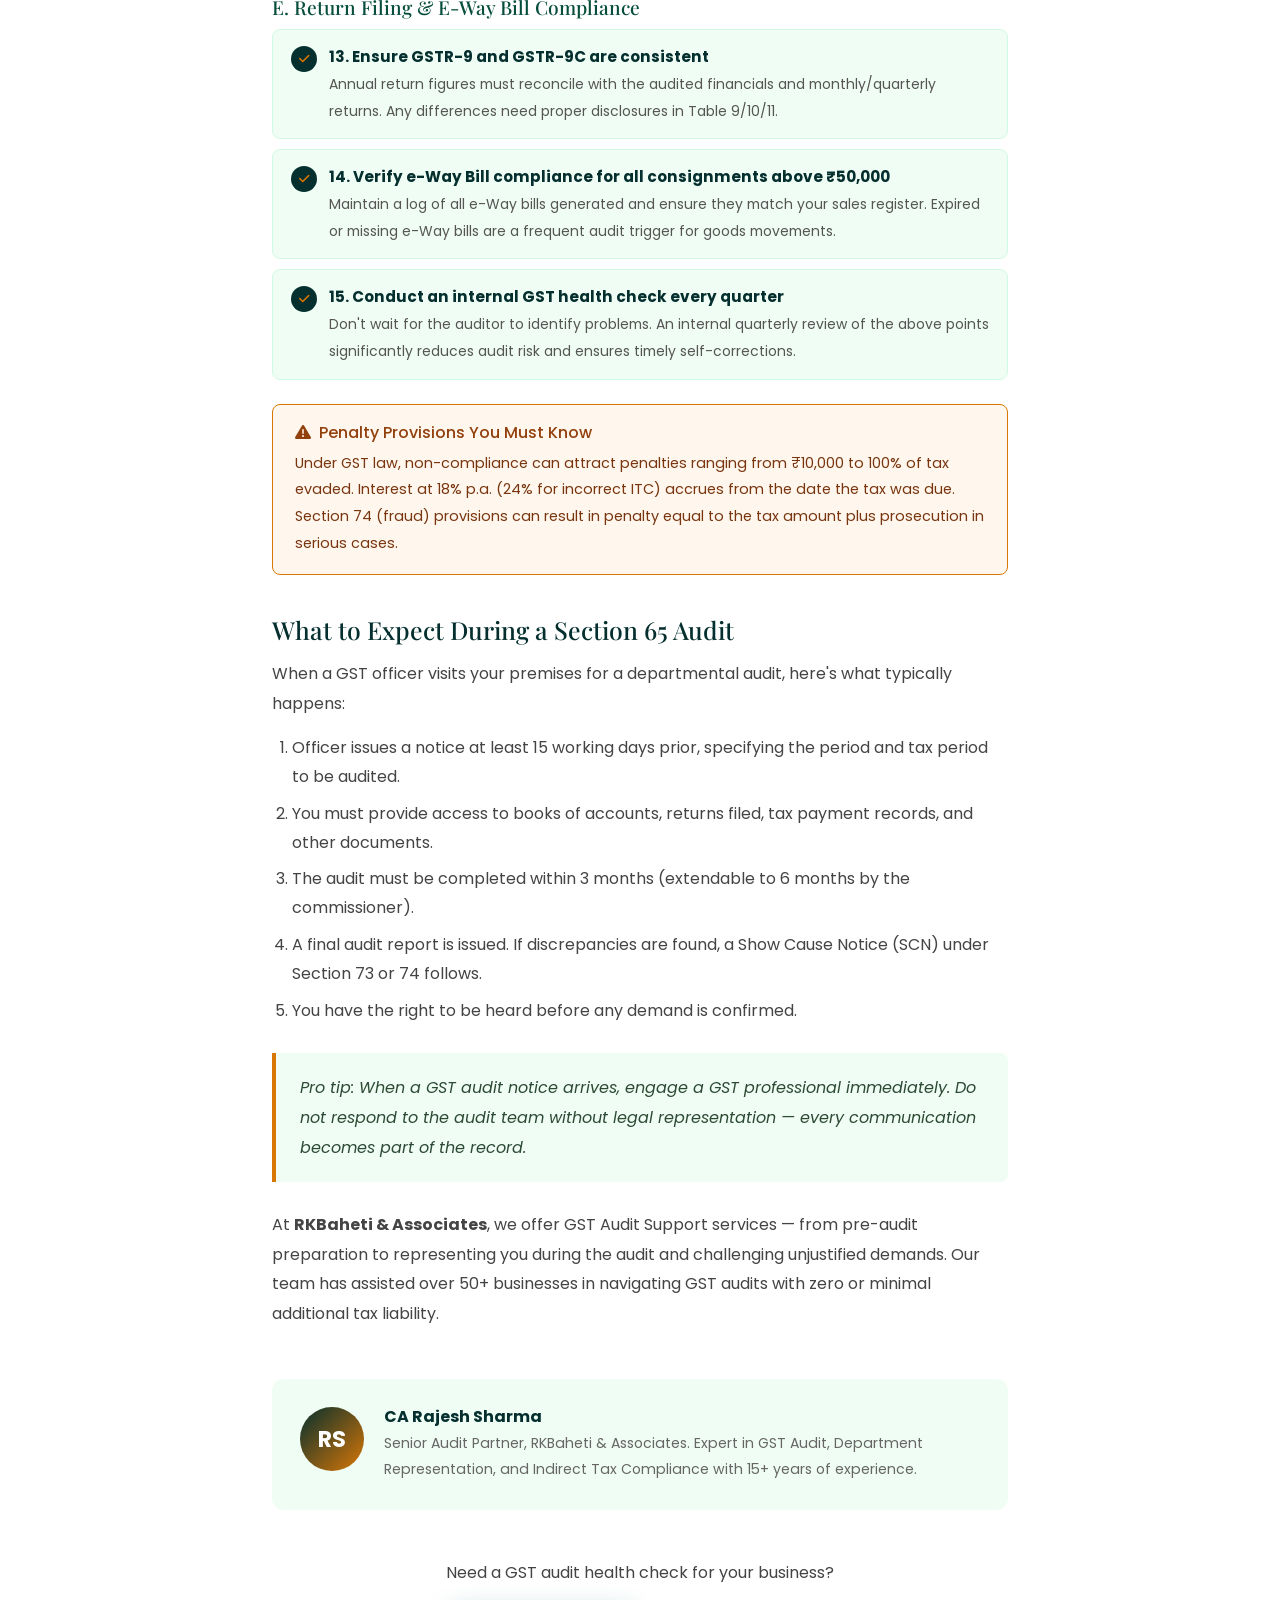
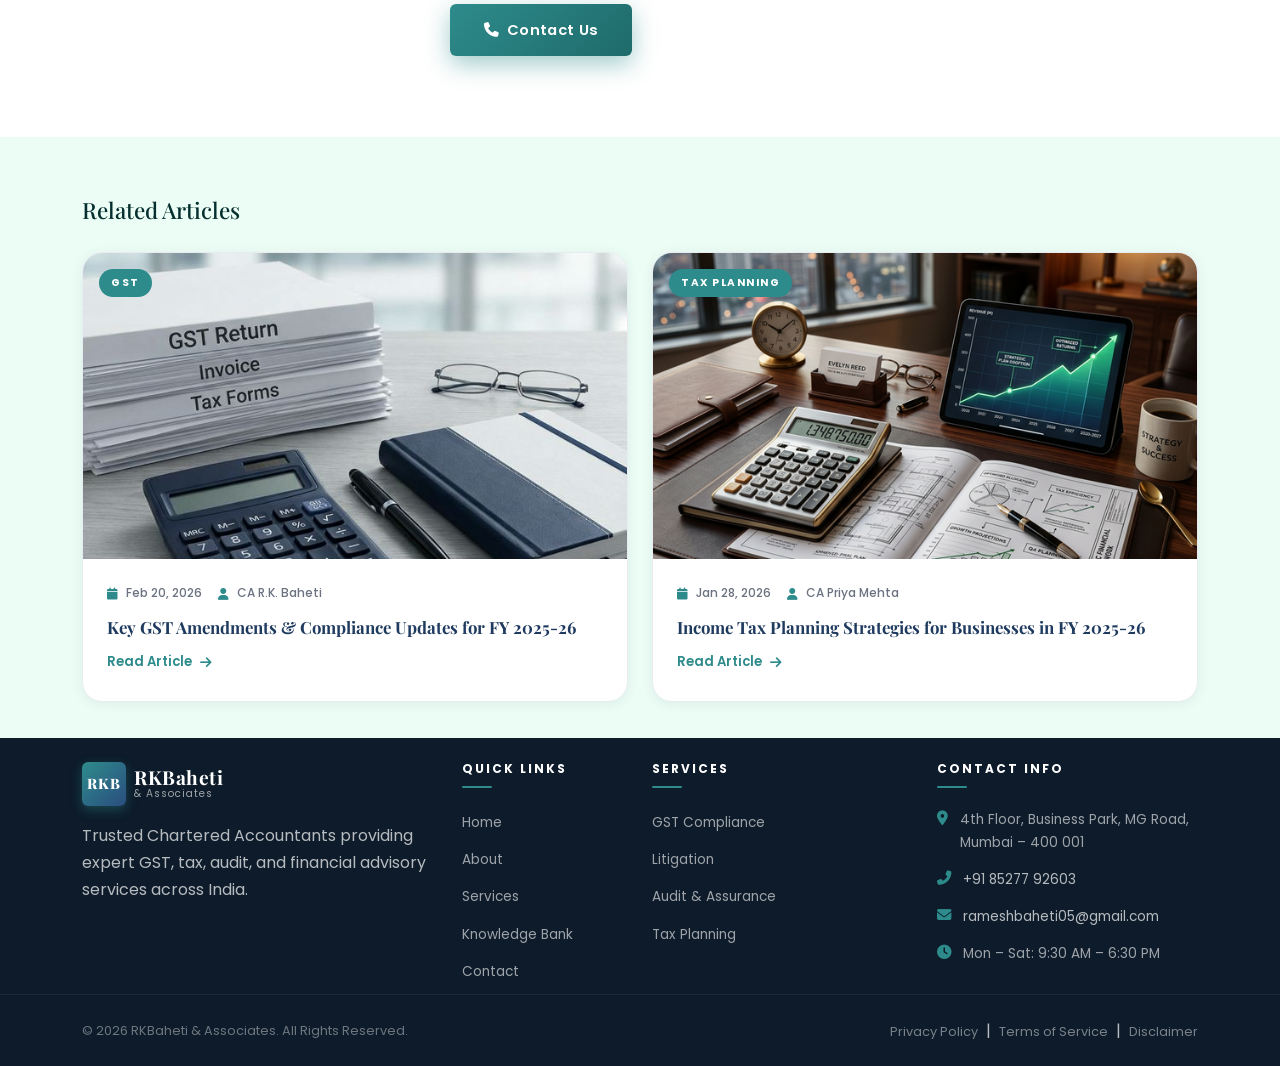
<file: blog/gst-audit-checklist.html>
<!DOCTYPE html>
<html lang="en">

<head>
    <meta charset="UTF-8" />
    <meta name="viewport" content="width=device-width, initial-scale=1.0" />
    <meta name="description"
        content="GST Audit Checklist: Ensuring a Smooth & Penalty-Free Assessment – RKBaheti & Associates. Step-by-step guide to prepare your business for a GST department audit." />
    <title>GST Audit Checklist: Penalty-Free Assessment | RKBaheti & Associates</title>
    <link rel="preconnect" href="https://fonts.googleapis.com" />
    <link rel="preconnect" href="https://fonts.gstatic.com" crossorigin />
    <link
        href="https://fonts.googleapis.com/css2?family=Playfair+Display:wght@400;500;600;700;800&family=Poppins:wght@300;400;500;600;700&display=swap"
        rel="stylesheet" />
    <link rel="stylesheet" href="https://cdn.jsdelivr.net/npm/bootstrap@5.3.3/dist/css/bootstrap.min.css" />
    <link rel="stylesheet" href="https://cdnjs.cloudflare.com/ajax/libs/font-awesome/6.5.1/css/all.min.css" />
    <link rel="stylesheet" href="https://cdn.jsdelivr.net/npm/aos@2.3.4/dist/aos.css" />
    <link rel="stylesheet" href="../assets/css/style.css" />
    <style>
        :root {
            --blog-dark: #042f2e;
            --blog-mid: #064e3b;
            --blog-accent: #d97706;
            --blog-light: #f0fdf4;
            --blog-alt: #ecfdf5;
        }

        .blog-post-hero {
            background: linear-gradient(135deg, #021a19 0%, #042f2e 55%, #064e3b 100%);
            min-height: 52vh;
            display: flex;
            align-items: center;
            padding-top: 90px;
        }

        .blog-post-body {
            padding: 60px 0 80px;
        }

        .blog-meta-bar {
            display: flex;
            flex-wrap: wrap;
            gap: 20px;
            align-items: center;
            margin-bottom: 32px;
            padding-bottom: 24px;
            border-bottom: 1px solid rgba(4, 47, 46, .12);
        }

        .blog-meta-bar span {
            font-size: .92rem;
            color: #555;
        }

        .blog-meta-bar i {
            color: var(--blog-accent);
            margin-right: 6px;
        }

        .blog-category-badge {
            background: var(--blog-accent);
            color: #fff;
            font-size: .78rem;
            font-weight: 600;
            padding: 4px 14px;
            border-radius: 20px;
            letter-spacing: .06em;
            text-transform: uppercase;
        }

        .blog-post-body h2 {
            font-family: 'Playfair Display', serif;
            font-size: 1.55rem;
            color: var(--blog-dark);
            margin: 40px 0 14px;
        }

        .blog-post-body h3 {
            font-family: 'Playfair Display', serif;
            font-size: 1.2rem;
            color: var(--blog-mid);
            margin: 28px 0 10px;
        }

        .blog-post-body p {
            color: #444;
            line-height: 1.85;
            margin-bottom: 16px;
        }

        .blog-post-body ul,
        .blog-post-body ol {
            padding-left: 20px;
            margin-bottom: 20px;
        }

        .blog-post-body ul li,
        .blog-post-body ol li {
            color: #444;
            line-height: 1.8;
            margin-bottom: 8px;
        }

        .blog-highlight-box {
            background: var(--blog-light);
            border-left: 4px solid var(--blog-accent);
            padding: 20px 24px;
            border-radius: 0 8px 8px 0;
            margin: 28px 0;
        }

        .blog-highlight-box p {
            margin: 0;
            font-style: italic;
            color: #2d4a35;
        }

        .checklist-item {
            display: flex;
            align-items: flex-start;
            gap: 12px;
            padding: 14px 18px;
            background: var(--blog-light);
            border-radius: 8px;
            margin-bottom: 10px;
            border: 1px solid #d1fae5;
        }

        .checklist-item .ci-icon {
            width: 26px;
            height: 26px;
            background: var(--blog-dark);
            border-radius: 50%;
            display: flex;
            align-items: center;
            justify-content: center;
            flex-shrink: 0;
            margin-top: 2px;
        }

        .checklist-item .ci-icon i {
            color: var(--blog-accent);
            font-size: .75rem;
        }

        .checklist-item .ci-text strong {
            display: block;
            color: var(--blog-dark);
            font-size: .95rem;
        }

        .checklist-item .ci-text span {
            color: #555;
            font-size: .87rem;
        }

        .penalty-box {
            background: #fff7ed;
            border: 1px solid #d97706;
            border-radius: 8px;
            padding: 18px 22px;
            margin: 24px 0;
        }

        .penalty-box h5 {
            color: #92400e;
            margin-bottom: 8px;
            font-size: 1rem;
        }

        .penalty-box p {
            margin: 0;
            color: #78350f;
            font-size: .9rem;
        }

        .back-to-blog {
            display: inline-flex;
            align-items: center;
            gap: 8px;
            color: var(--blog-accent);
            font-weight: 600;
            font-size: .92rem;
            text-decoration: none;
            margin-bottom: 28px;
            transition: gap .2s;
        }

        .back-to-blog:hover {
            gap: 12px;
            color: var(--blog-accent);
        }

        .author-box {
            background: var(--blog-light);
            border-radius: 12px;
            padding: 28px;
            display: flex;
            gap: 20px;
            align-items: flex-start;
            margin-top: 50px;
        }

        .author-avatar {
            width: 64px;
            height: 64px;
            border-radius: 50%;
            background: linear-gradient(135deg, var(--blog-dark), var(--blog-accent));
            display: flex;
            align-items: center;
            justify-content: center;
            color: #fff;
            font-size: 1.4rem;
            font-weight: 700;
            flex-shrink: 0;
        }

        .author-details h5 {
            margin-bottom: 4px;
            font-size: 1rem;
            color: var(--blog-dark);
            font-weight: 700;
        }

        .author-details p {
            margin: 0;
            font-size: .88rem;
            color: #666;
        }

        .related-posts-section {
            padding: 60px 0;
            background: var(--blog-alt);
        }

        .related-posts-section h4 {
            font-family: 'Playfair Display', serif;
            font-size: 1.4rem;
            color: var(--blog-dark);
            margin-bottom: 28px;
        }
    </style>
</head>

<body>
    <nav id="mainNav" class="navbar navbar-expand-lg fixed-top" aria-label="Main navigation">
        <div class="container-xl">
            <a class="navbar-brand d-flex align-items-center gap-2" href="../index.html#home">
                <div class="logo-emblem"><span class="logo-initials">RKB</span></div>
                <div class="logo-text"><span class="logo-name">RKBaheti</span><span class="logo-tagline">&
                        Associates</span></div>
            </a>
            <button class="navbar-toggler" type="button" data-bs-toggle="collapse" data-bs-target="#navbarContent"
                aria-controls="navbarContent" aria-expanded="false" aria-label="Toggle navigation">
                <span class="hamburger-icon"><span></span><span></span><span></span></span>
            </button>
            <div class="collapse navbar-collapse" id="navbarContent">
                <ul class="navbar-nav ms-auto align-items-lg-center gap-lg-1">
                    <li class="nav-item"><a class="nav-link" href="../index.html#home">HOME</a></li>
                    <li class="nav-item">
                        <a class="nav-link" href="../index.html#philosophy">ABOUT US</a>
                    </li>
                    <li class="nav-item dropdown">
                        <a class="nav-link dropdown-toggle" href="#" id="servicesDropdown" data-bs-toggle="dropdown"
                            aria-expanded="false">SERVICES</a>
                        <ul class="dropdown-menu" aria-labelledby="servicesDropdown">
                            <li><a class="dropdown-item" href="../services/gst-compliance.html"><i
                                        class="fas fa-file-invoice-dollar me-2"></i>GST Compliance & Advisory</a></li>
                            <li><a class="dropdown-item" href="../services/litigation.html"><i
                                        class="fas fa-balance-scale me-2"></i>Litigation Services</a></li>
                            <li><a class="dropdown-item" href="../services/gst-due-diligence.html"><i
                                        class="fas fa-search-dollar me-2"></i>GST Due-Diligence</a></li>
                            <li><a class="dropdown-item" href="../services/gst-refund.html"><i
                                        class="fas fa-hand-holding-usd me-2"></i>GST Refund Processing</a></li>
                            <li><a class="dropdown-item" href="../services/audit-assurance.html"><i
                                        class="fas fa-clipboard-check me-2"></i>Audit & Assurance</a></li>
                            <li><a class="dropdown-item" href="../services/tax-planning.html"><i
                                        class="fas fa-chart-pie me-2"></i>Tax Planning & Advisory</a></li>
                            <li><a class="dropdown-item" href="../services/business-setup.html"><i
                                        class="fas fa-building me-2"></i>Business Setup & Corporate</a></li>
                            <li><a class="dropdown-item" href="../services/financial-advisory.html"><i
                                        class="fas fa-project-diagram me-2"></i>Financial Advisory</a></li>
                        </ul>
                    </li>
                    <li class="nav-item dropdown">
                        <a class="nav-link dropdown-toggle active" href="#" id="knowledgeDropdown"
                            data-bs-toggle="dropdown" aria-expanded="false">KNOWLEDGE BANK</a>
                        <ul class="dropdown-menu" aria-labelledby="knowledgeDropdown">
                            <li><a class="dropdown-item" href="../index.html#knowledge"><i
                                        class="fas fa-newspaper me-2"></i>GST Updates</a></li>
                            <li><a class="dropdown-item" href="../index.html#knowledge"><i
                                        class="fas fa-file-alt me-2"></i>Tax Circulars</a></li>
                            <li><a class="dropdown-item" href="../index.html#knowledge"><i
                                        class="fas fa-calendar-check me-2"></i>Compliance Calendar</a></li>
                            <li><a class="dropdown-item" href="../index.html#knowledge"><i
                                        class="fas fa-briefcase me-2"></i>Case Studies</a></li>
                        </ul>
                    </li>

                    <li class="nav-item ms-lg-2"><a class="nav-link nav-cta-btn" href="../index.html#contact"><i
                                class="fas fa-phone me-1"></i>CONTACT US</a></li>
                </ul>
            </div>
        </div>
    </nav>

    <!-- Hero -->
    <section class="blog-post-hero">
        <div class="hero-overlay"></div>
        <div class="container-xl">
            <div class="row" style="min-height:52vh; align-items:center;">
                <div class="col-lg-9" data-aos="fade-right" data-aos-duration="1000">
                    <div class="hero-badge mb-3"><i class="fas fa-newspaper me-2"></i>Knowledge Bank</div>
                    <span class="blog-category-badge mb-3 d-inline-block">AUDIT</span>
                    <h1 class="hero-title" style="font-size:clamp(1.8rem,4vw,2.8rem);">GST Audit Checklist:<br /><span
                            class="hero-title-accent">Smooth & Penalty-Free Assessment</span></h1>
                    <p class="hero-subtitle" style="max-width:680px;">Step-by-step checklist to ensure your books are
                        audit-ready. Essential points every taxpayer must verify before a GST department audit.</p>
                    <div class="d-flex flex-wrap gap-3 mt-2" style="font-size:.9rem; color:#d97706;">
                        <span><i class="fas fa-user me-1"></i>CA Rajesh Sharma</span>
                        <span><i class="fas fa-calendar me-1"></i>February 10, 2026</span>
                        <span><i class="fas fa-clock me-1"></i>10 min read</span>
                    </div>
                </div>
            </div>
        </div>
    </section>

    <!-- Blog Body -->
    <section class="blog-post-body">
        <div class="container-xl">
            <div class="row justify-content-center">
                <div class="col-lg-8">

                    <a href="../index.html#knowledge" class="back-to-blog" data-aos="fade-right">
                        <i class="fas fa-arrow-left"></i> Back to Knowledge Bank
                    </a>

                    <div class="blog-meta-bar" data-aos="fade-up">
                        <span class="blog-category-badge">AUDIT</span>
                        <span><i class="fas fa-user"></i>CA Rajesh Sharma</span>
                        <span><i class="fas fa-calendar"></i>February 10, 2026</span>
                        <span><i class="fas fa-clock"></i>10 min read</span>
                    </div>

                    <div data-aos="fade-up">

                        <p>With the GST department deploying data analytics, ASMT-10 scrutiny notices, and special audit
                            teams under Section 66, the probability of your business facing a GST audit or verification
                            has never been higher. Being unprepared can cost you dearly — in terms of demands,
                            penalties, and interest. This comprehensive checklist helps you stay audit-ready throughout
                            the year.</p>

                        <div class="blog-highlight-box">
                            <p>"A GST audit is not something that happens to you — it is something you should be
                                prepared for at all times. The 15 points in this checklist can be the difference between
                                a clean chit and a tax demand."</p>
                        </div>

                        <h2>Understanding GST Audits — Types & Triggers</h2>
                        <p>Before diving into the checklist, it's important to understand what kind of audit you may
                            face:</p>
                        <ul>
                            <li><strong>Departmental Audit (Section 65):</strong> Conducted by GST officers at your
                                place of business. Triggered by desk scrutiny mismatches, tip-offs, or random selection.
                            </li>
                            <li><strong>Special Audit (Section 66):</strong> Ordered by a commissioner if the officer
                                believes a CA/CMA audit is required. Very intrusive and can result in significant
                                demands.</li>
                            <li><strong>Annual Return Scrutiny (Section 61):</strong> Based on discrepancies between
                                GSTR-1, GSTR-3B, and GSTR-9.</li>
                            <li><strong>ASMT-10 Notice:</strong> Automated notice based on data analytics comparing
                                purchase and sale patterns.</li>
                        </ul>

                        <h2>The 15-Point GST Audit Checklist</h2>

                        <h3>A. Books of Accounts & Records</h3>

                        <div class="checklist-item">
                            <div class="ci-icon"><i class="fas fa-check"></i></div>
                            <div class="ci-text">
                                <strong>1. Maintain all prescribed records under Rule 56</strong>
                                <span>Ensure purchase register, sales register, stock register, ITC register, and output
                                    tax liability register are maintained digitally or physically in the prescribed
                                    format.</span>
                            </div>
                        </div>
                        <div class="checklist-item">
                            <div class="ci-icon"><i class="fas fa-check"></i></div>
                            <div class="ci-text">
                                <strong>2. Retain records for 6 years from the due date of Annual Return</strong>
                                <span>GST records must be preserved for a minimum of 6 years. For FY 2018-19, the
                                    earliest year, records should be retained till December 2025.</span>
                            </div>
                        </div>
                        <div class="checklist-item">
                            <div class="ci-icon"><i class="fas fa-check"></i></div>
                            <div class="ci-text">
                                <strong>3. Reconcile books of accounts with GST returns monthly</strong>
                                <span>Any difference between accounting ledgers and GSTR-1/3B filed figures must be
                                    documented and explainable as timing differences, rounding, or adjustments.</span>
                            </div>
                        </div>

                        <h3>B. Input Tax Credit (ITC) Verification</h3>

                        <div class="checklist-item">
                            <div class="ci-icon"><i class="fas fa-check"></i></div>
                            <div class="ci-text">
                                <strong>4. Verify all ITC against GSTR-2B</strong>
                                <span>Confirm that every rupee of ITC claimed in GSTR-3B is reflected in GSTR-2B. Excess
                                    ITC claims are the #1 cause of GST demands.</span>
                            </div>
                        </div>
                        <div class="checklist-item">
                            <div class="ci-icon"><i class="fas fa-check"></i></div>
                            <div class="ci-text">
                                <strong>5. Reverse ITC on blocked credits (Section 17(5))</strong>
                                <span>Check for ITC claimed on motor vehicles (non-eligible), construction expenses,
                                    personal consumption, and club/membership subscriptions — all blocked under Section
                                    17(5).</span>
                            </div>
                        </div>
                        <div class="checklist-item">
                            <div class="ci-icon"><i class="fas fa-check"></i></div>
                            <div class="ci-text">
                                <strong>6. Apply proportionate ITC reversal for exempt/non-GST supplies (Rule
                                    42/43)</strong>
                                <span>If you make both taxable and exempt supplies, proportionate ITC must be reversed.
                                    Ensure Rule 42 calculations are done monthly and Rule 43 for capital goods
                                    annually.</span>
                            </div>
                        </div>
                        <div class="checklist-item">
                            <div class="ci-icon"><i class="fas fa-check"></i></div>
                            <div class="ci-text">
                                <strong>7. Check for ITC on creditors outstanding for more than 180 days</strong>
                                <span>Under Rule 37, if payment to a supplier is not made within 180 days of invoice,
                                    ITC must be reversed along with interest.</span>
                            </div>
                        </div>

                        <h3>C. Outward Supply Compliance</h3>

                        <div class="checklist-item">
                            <div class="ci-icon"><i class="fas fa-check"></i></div>
                            <div class="ci-text">
                                <strong>8. Ensure GSTR-1 and GSTR-3B are reconciled with books</strong>
                                <span>The turnover reported in GSTR-1, GSTR-3B, and your audited financial statement
                                    must match. Any difference requires clear documentation.</span>
                            </div>
                        </div>
                        <div class="checklist-item">
                            <div class="ci-icon"><i class="fas fa-check"></i></div>
                            <div class="ci-text">
                                <strong>9. Verify HSN/SAC classification for all major supplies</strong>
                                <span>Mis-classification of goods/services leading to lower tax rates is a primary
                                    target of audit teams. Ensure HSN codes map to the correct GST rate.</span>
                            </div>
                        </div>
                        <div class="checklist-item">
                            <div class="ci-icon"><i class="fas fa-check"></i></div>
                            <div class="ci-text">
                                <strong>10. Account for all deemed/non-cash supplies</strong>
                                <span>Barter transactions, free samples above ₹50 per recipient, stock transfers between
                                    states, and related-party transactions at non-market prices need to be correctly
                                    taxed.</span>
                            </div>
                        </div>

                        <h3>D. Refunds, Advances & Export Compliance</h3>

                        <div class="checklist-item">
                            <div class="ci-icon"><i class="fas fa-check"></i></div>
                            <div class="ci-text">
                                <strong>11. Reconcile advances received vs. GST paid</strong>
                                <span>Tax on advances received for goods/services must be discharged in the period of
                                    receipt (unless covered by notification for goods). Maintain an advance
                                    register.</span>
                            </div>
                        </div>
                        <div class="checklist-item">
                            <div class="ci-icon"><i class="fas fa-check"></i></div>
                            <div class="ci-text">
                                <strong>12. Export documentation must be watertight</strong>
                                <span>All zero-rated export invoices must be backed by shipping bills, BRC (Bank
                                    Realisation Certificate), LUT/Bond reference, and customs acknowledgements.</span>
                            </div>
                        </div>

                        <h3>E. Return Filing & E-Way Bill Compliance</h3>

                        <div class="checklist-item">
                            <div class="ci-icon"><i class="fas fa-check"></i></div>
                            <div class="ci-text">
                                <strong>13. Ensure GSTR-9 and GSTR-9C are consistent</strong>
                                <span>Annual return figures must reconcile with the audited financials and
                                    monthly/quarterly returns. Any differences need proper disclosures in Table
                                    9/10/11.</span>
                            </div>
                        </div>
                        <div class="checklist-item">
                            <div class="ci-icon"><i class="fas fa-check"></i></div>
                            <div class="ci-text">
                                <strong>14. Verify e-Way Bill compliance for all consignments above ₹50,000</strong>
                                <span>Maintain a log of all e-Way bills generated and ensure they match your sales
                                    register. Expired or missing e-Way bills are a frequent audit trigger for goods
                                    movements.</span>
                            </div>
                        </div>
                        <div class="checklist-item">
                            <div class="ci-icon"><i class="fas fa-check"></i></div>
                            <div class="ci-text">
                                <strong>15. Conduct an internal GST health check every quarter</strong>
                                <span>Don't wait for the auditor to identify problems. An internal quarterly review of
                                    the above points significantly reduces audit risk and ensures timely
                                    self-corrections.</span>
                            </div>
                        </div>

                        <div class="penalty-box mt-4">
                            <h5><i class="fas fa-exclamation-triangle me-2"></i>Penalty Provisions You Must Know</h5>
                            <p>Under GST law, non-compliance can attract penalties ranging from ₹10,000 to 100% of tax
                                evaded. Interest at 18% p.a. (24% for incorrect ITC) accrues from the date the tax was
                                due. Section 74 (fraud) provisions can result in penalty equal to the tax amount plus
                                prosecution in serious cases.</p>
                        </div>

                        <h2>What to Expect During a Section 65 Audit</h2>
                        <p>When a GST officer visits your premises for a departmental audit, here's what typically
                            happens:</p>
                        <ol>
                            <li>Officer issues a notice at least 15 working days prior, specifying the period and tax
                                period to be audited.</li>
                            <li>You must provide access to books of accounts, returns filed, tax payment records, and
                                other documents.</li>
                            <li>The audit must be completed within 3 months (extendable to 6 months by the
                                commissioner).</li>
                            <li>A final audit report is issued. If discrepancies are found, a Show Cause Notice (SCN)
                                under Section 73 or 74 follows.</li>
                            <li>You have the right to be heard before any demand is confirmed.</li>
                        </ol>

                        <div class="blog-highlight-box">
                            <p>Pro tip: When a GST audit notice arrives, engage a GST professional immediately. Do not
                                respond to the audit team without legal representation — every communication becomes
                                part of the record.</p>
                        </div>

                        <p>At <strong>RKBaheti & Associates</strong>, we offer GST Audit Support services — from
                            pre-audit preparation to representing you during the audit and challenging unjustified
                            demands. Our team has assisted over 50+ businesses in navigating GST audits with zero or
                            minimal additional tax liability.</p>

                    </div>

                    <!-- Author Box -->
                    <div class="author-box" data-aos="fade-up">
                        <div class="author-avatar">RS</div>
                        <div class="author-details">
                            <h5>CA Rajesh Sharma</h5>
                            <p>Senior Audit Partner, RKBaheti & Associates. Expert in GST Audit, Department
                                Representation, and Indirect Tax Compliance with 15+ years of experience.</p>
                        </div>
                    </div>

                    <div class="text-center mt-5" data-aos="fade-up">
                        <p class="mb-3" style="color:#444;">Need a GST audit health check for your business?</p>
                        <a href="../index.html#contact" class="btn btn-hero-primary me-3"><i
                                class="fas fa-phone me-2"></i>Contact Us</a>
                        <a href="../index.html#knowledge" class="btn btn-hero-secondary"><i
                                class="fas fa-arrow-left me-2"></i>All Articles</a>
                    </div>

                </div>
            </div>
        </div>
    </section>

    <!-- Related Posts -->
    <section class="related-posts-section">
        <div class="container-xl">
            <h4 data-aos="fade-up">Related Articles</h4>
            <div class="row g-4">
                <div class="col-md-6" data-aos="fade-up" data-aos-delay="100">
                    <div class="blog-card">
                        <div class="blog-img-wrap">
                            <a href="gst-amendments-fy2025-26.html">
                                <img src="../assets/images/blog1.png" alt="GST Compliance Updates" class="blog-img"
                                    loading="lazy" />
                            </a>
                            <span class="blog-category">GST</span>
                        </div>
                        <div class="blog-body">
                            <div class="blog-meta">
                                <span><i class="fas fa-calendar me-1"></i>Feb 20, 2026</span>
                                <span><i class="fas fa-user me-1"></i>CA R.K. Baheti</span>
                            </div>
                            <h3 class="blog-title"><a href="gst-amendments-fy2025-26.html">Key GST Amendments &
                                    Compliance Updates for FY 2025-26</a></h3>
                            <a href="gst-amendments-fy2025-26.html" class="blog-read-link">Read Article <i
                                    class="fas fa-arrow-right ms-1"></i></a>
                        </div>
                    </div>
                </div>
                <div class="col-md-6" data-aos="fade-up" data-aos-delay="200">
                    <div class="blog-card">
                        <div class="blog-img-wrap">
                            <a href="income-tax-planning-fy2025-26.html">
                                <img src="../assets/images/blog3.png" alt="Income Tax Planning" class="blog-img"
                                    loading="lazy" />
                            </a>
                            <span class="blog-category">TAX PLANNING</span>
                        </div>
                        <div class="blog-body">
                            <div class="blog-meta">
                                <span><i class="fas fa-calendar me-1"></i>Jan 28, 2026</span>
                                <span><i class="fas fa-user me-1"></i>CA Priya Mehta</span>
                            </div>
                            <h3 class="blog-title"><a href="income-tax-planning-fy2025-26.html">Income Tax Planning
                                    Strategies for Businesses in FY 2025-26</a></h3>
                            <a href="income-tax-planning-fy2025-26.html" class="blog-read-link">Read Article <i
                                    class="fas fa-arrow-right ms-1"></i></a>
                        </div>
                    </div>
                </div>
            </div>
        </div>
    </section>

    <!-- Footer -->
    <footer class="site-footer" aria-label="Site footer">
        <div class="footer-main">
            <div class="container-xl">
                <div class="row g-4">
                    <div class="col-lg-4 col-md-6">
                        <a class="footer-brand d-flex align-items-center gap-2 mb-3" href="../index.html">
                            <div class="logo-emblem"><span class="logo-initials">RKB</span></div>
                            <div class="logo-text"><span class="logo-name">RKBaheti</span><span class="logo-tagline">&
                                    Associates</span></div>
                        </a>
                        <p class="footer-about">Trusted Chartered Accountants providing expert GST, tax, audit, and
                            financial advisory services across India.</p>
                    </div>
                    <div class="col-lg-2 col-md-6">
                        <h4 class="footer-heading">Quick Links</h4>
                        <ul class="footer-links">
                            <li><a href="../index.html#home">Home</a></li>
                            <li><a href="../index.html#about">About</a></li>
                            <li><a href="../index.html#services">Services</a></li>
                            <li><a href="../index.html#knowledge">Knowledge Bank</a></li>
                            <li><a href="../index.html#contact">Contact</a></li>
                        </ul>
                    </div>
                    <div class="col-lg-3 col-md-6">
                        <h4 class="footer-heading">Services</h4>
                        <ul class="footer-links">
                            <li><a href="../services/gst-compliance.html">GST Compliance</a></li>
                            <li><a href="../services/litigation.html">Litigation</a></li>
                            <li><a href="../services/audit-assurance.html">Audit & Assurance</a></li>
                            <li><a href="../services/tax-planning.html">Tax Planning</a></li>
                        </ul>
                    </div>
                    <div class="col-lg-3 col-md-6">
                        <h4 class="footer-heading">Contact Info</h4>
                        <ul class="footer-contact-list">
                            <li><i class="fas fa-map-marker-alt"></i><span>4th Floor, Business Park, MG Road, Mumbai –
                                    400 001</span></li>
                            <li><i class="fas fa-phone-alt"></i><a href="tel:+918527792603">+91 85277 92603</a></li>
                            <li><i class="fas fa-envelope"></i><a
                                    href="mailto:rameshbaheti05@gmail.com">rameshbaheti05@gmail.com</a></li>
                            <li><i class="fas fa-clock"></i><span>Mon – Sat: 9:30 AM – 6:30 PM</span></li>
                        </ul>
                    </div>
                </div>
            </div>
        </div>
        <div class="footer-bottom">
            <div class="container-xl">
                <div class="row align-items-center">
                    <div class="col-md-6 text-center text-md-start">
                        <p>&copy; 2026 RKBaheti & Associates. All Rights Reserved.</p>
                    </div>
                    <div class="col-md-6 text-center text-md-end">
                        <a href="#">Privacy Policy</a><span class="mx-2">|</span><a href="#">Terms of Service</a><span
                            class="mx-2">|</span><a href="#">Disclaimer</a>
                    </div>
                </div>
            </div>
        </div>
    </footer>

    <button id="scrollTopBtn" class="scroll-top-btn" aria-label="Scroll to top"><i
            class="fas fa-chevron-up"></i></button>
    <script src="https://cdn.jsdelivr.net/npm/bootstrap@5.3.3/dist/js/bootstrap.bundle.min.js"></script>
    <script src="https://cdn.jsdelivr.net/npm/aos@2.3.4/dist/aos.js"></script>
    <script src="../assets/js/main.js"></script>
</body>

</html>
</file>
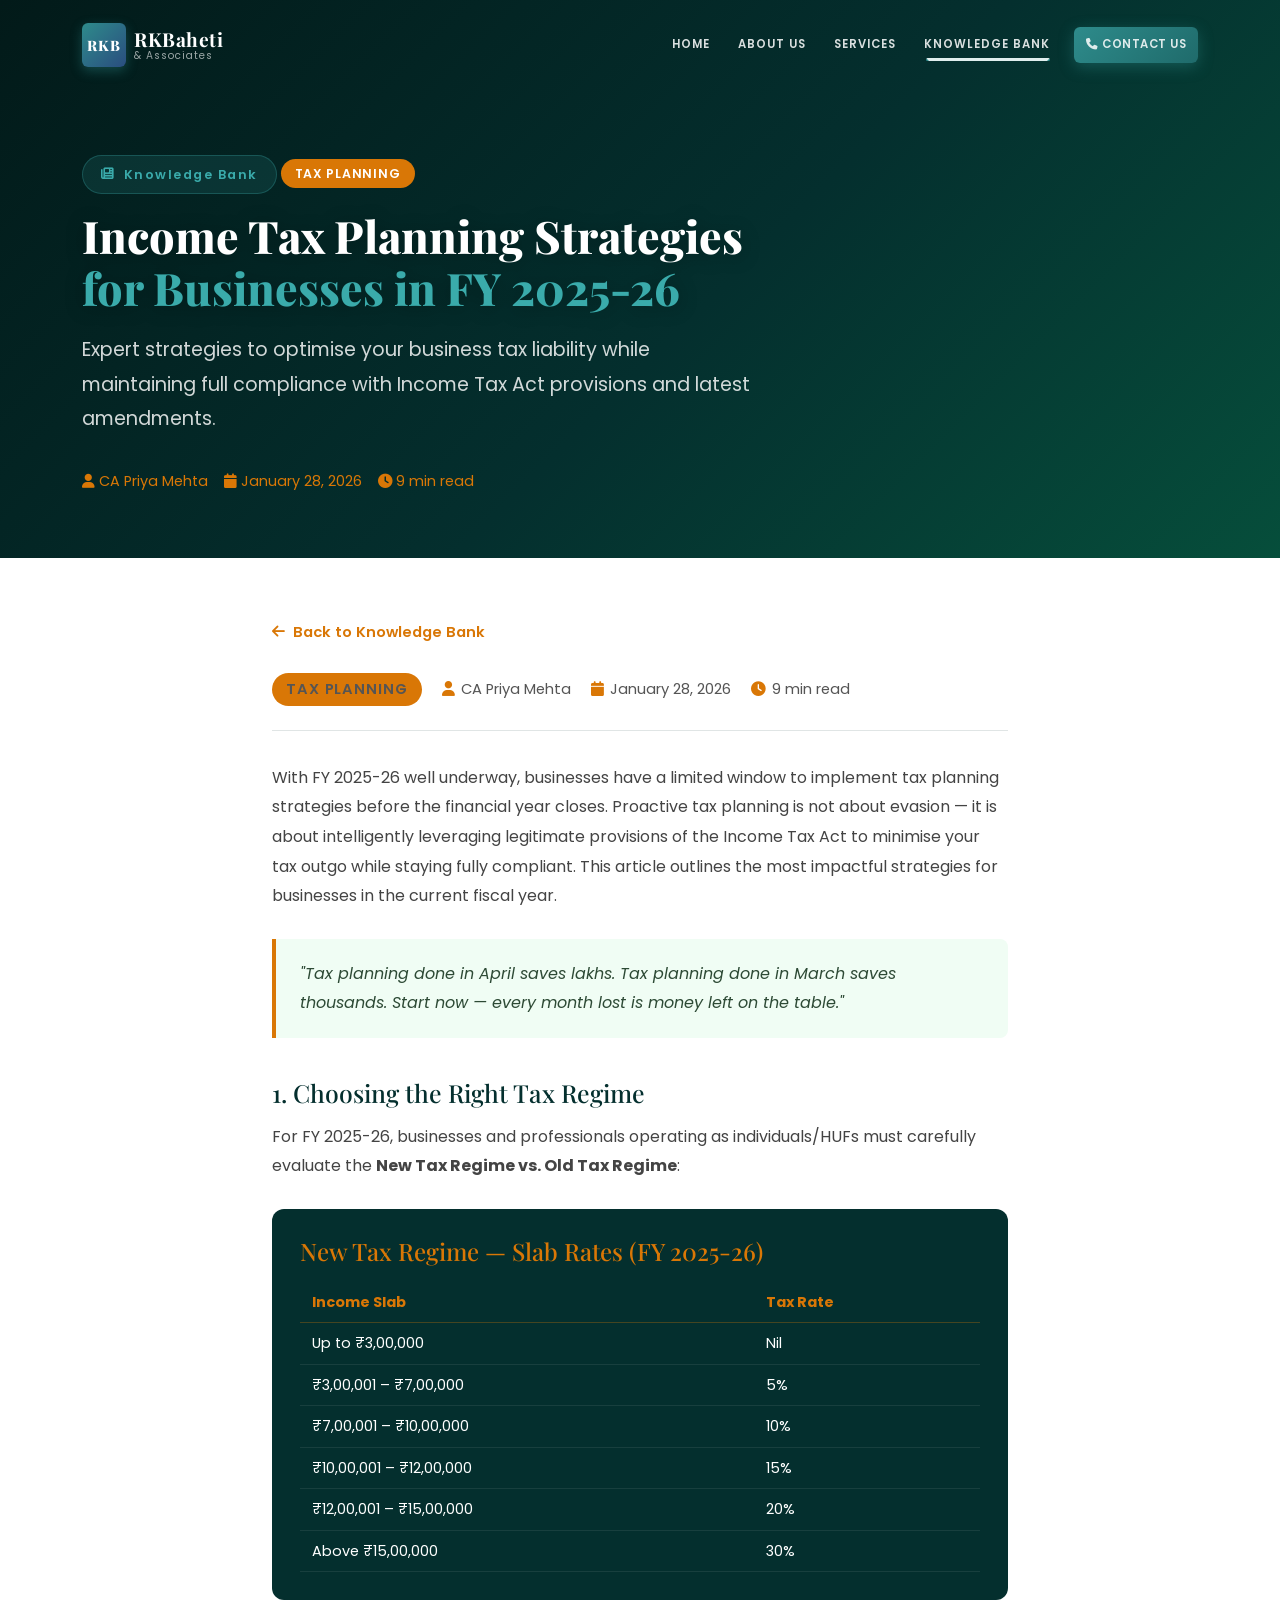
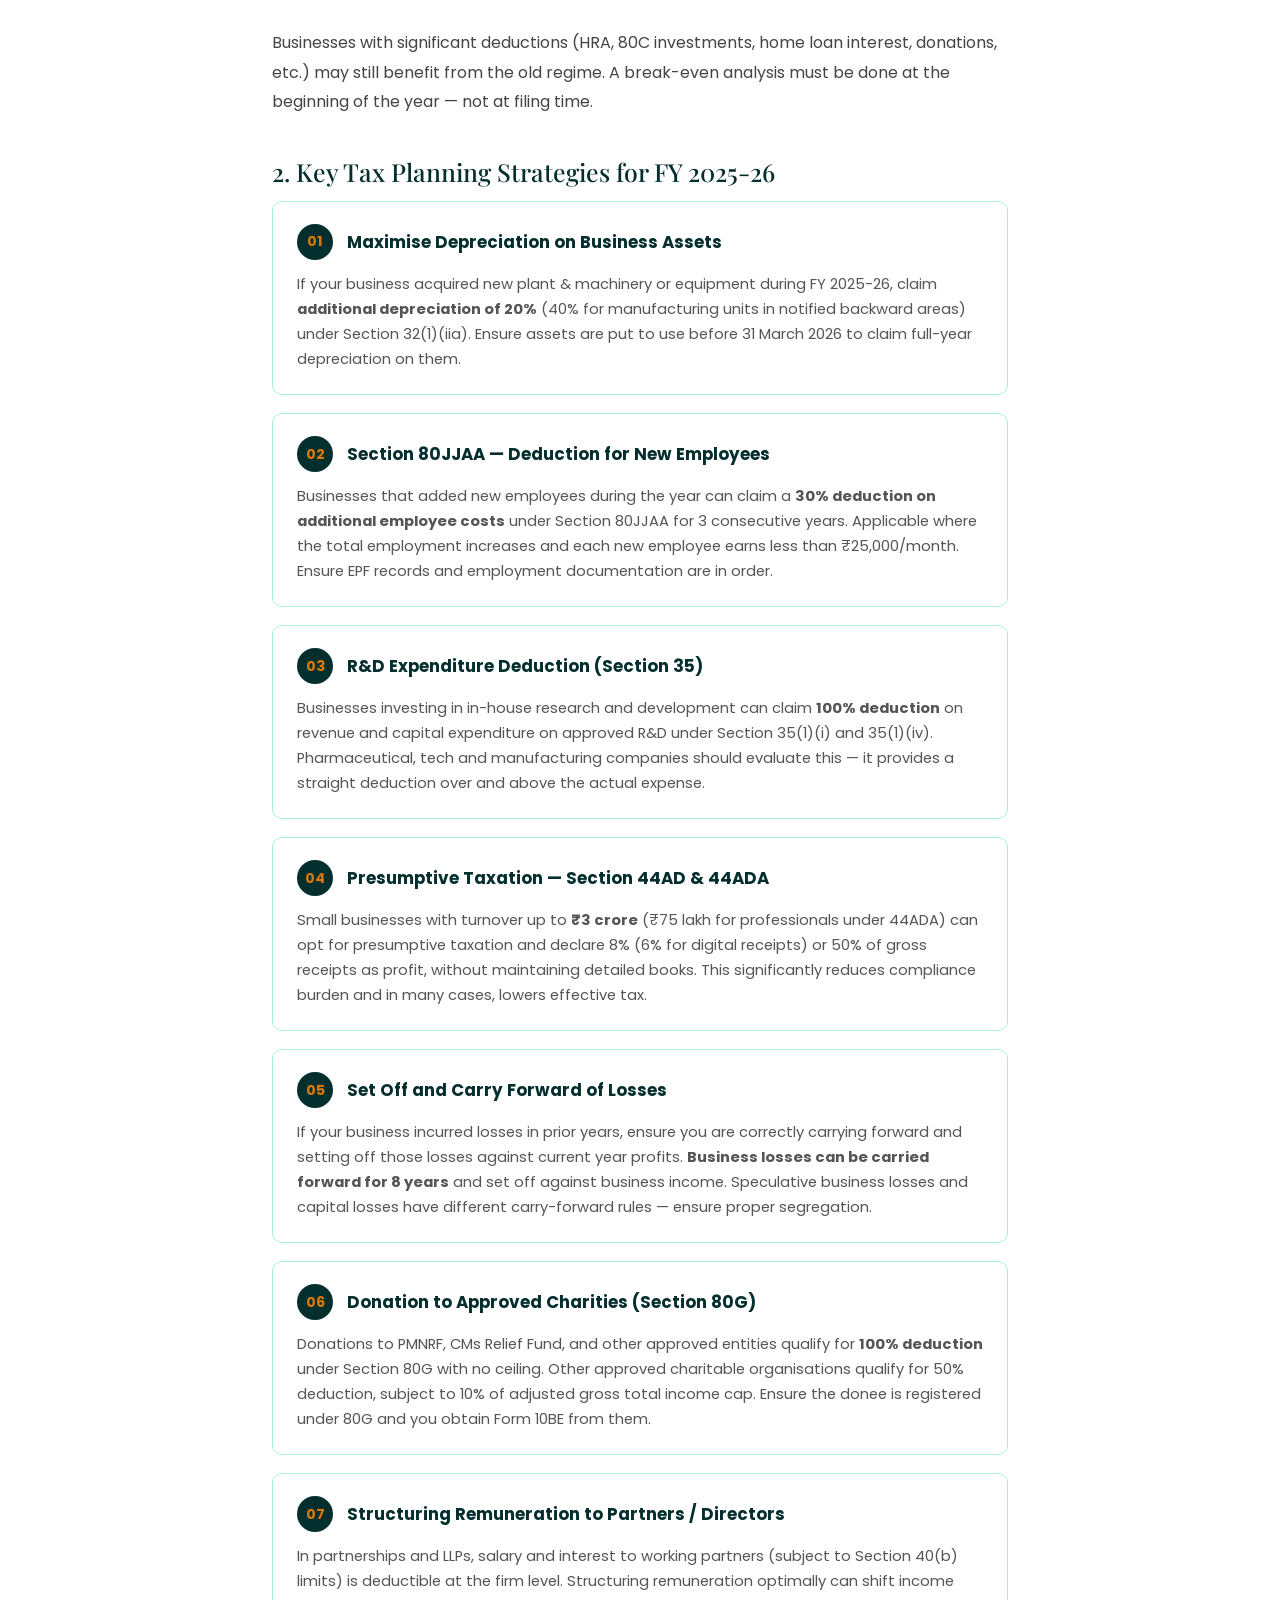
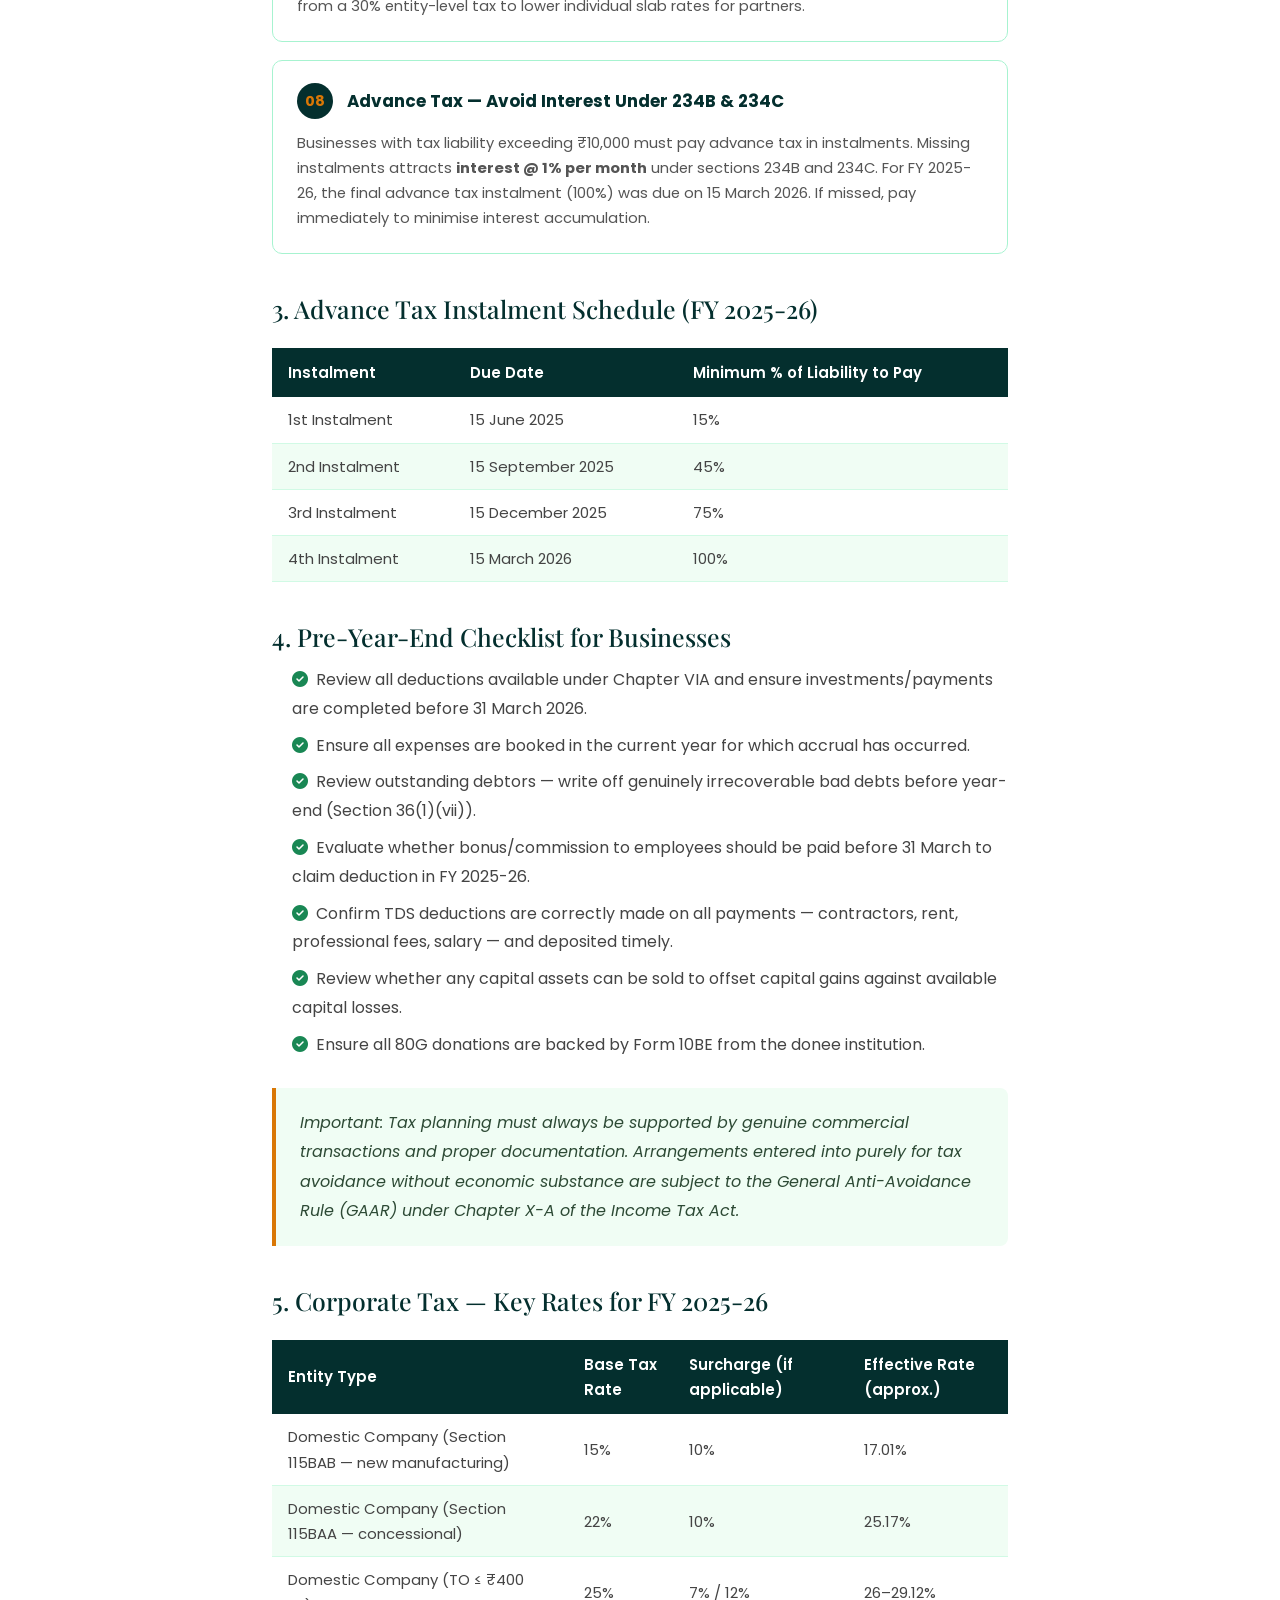
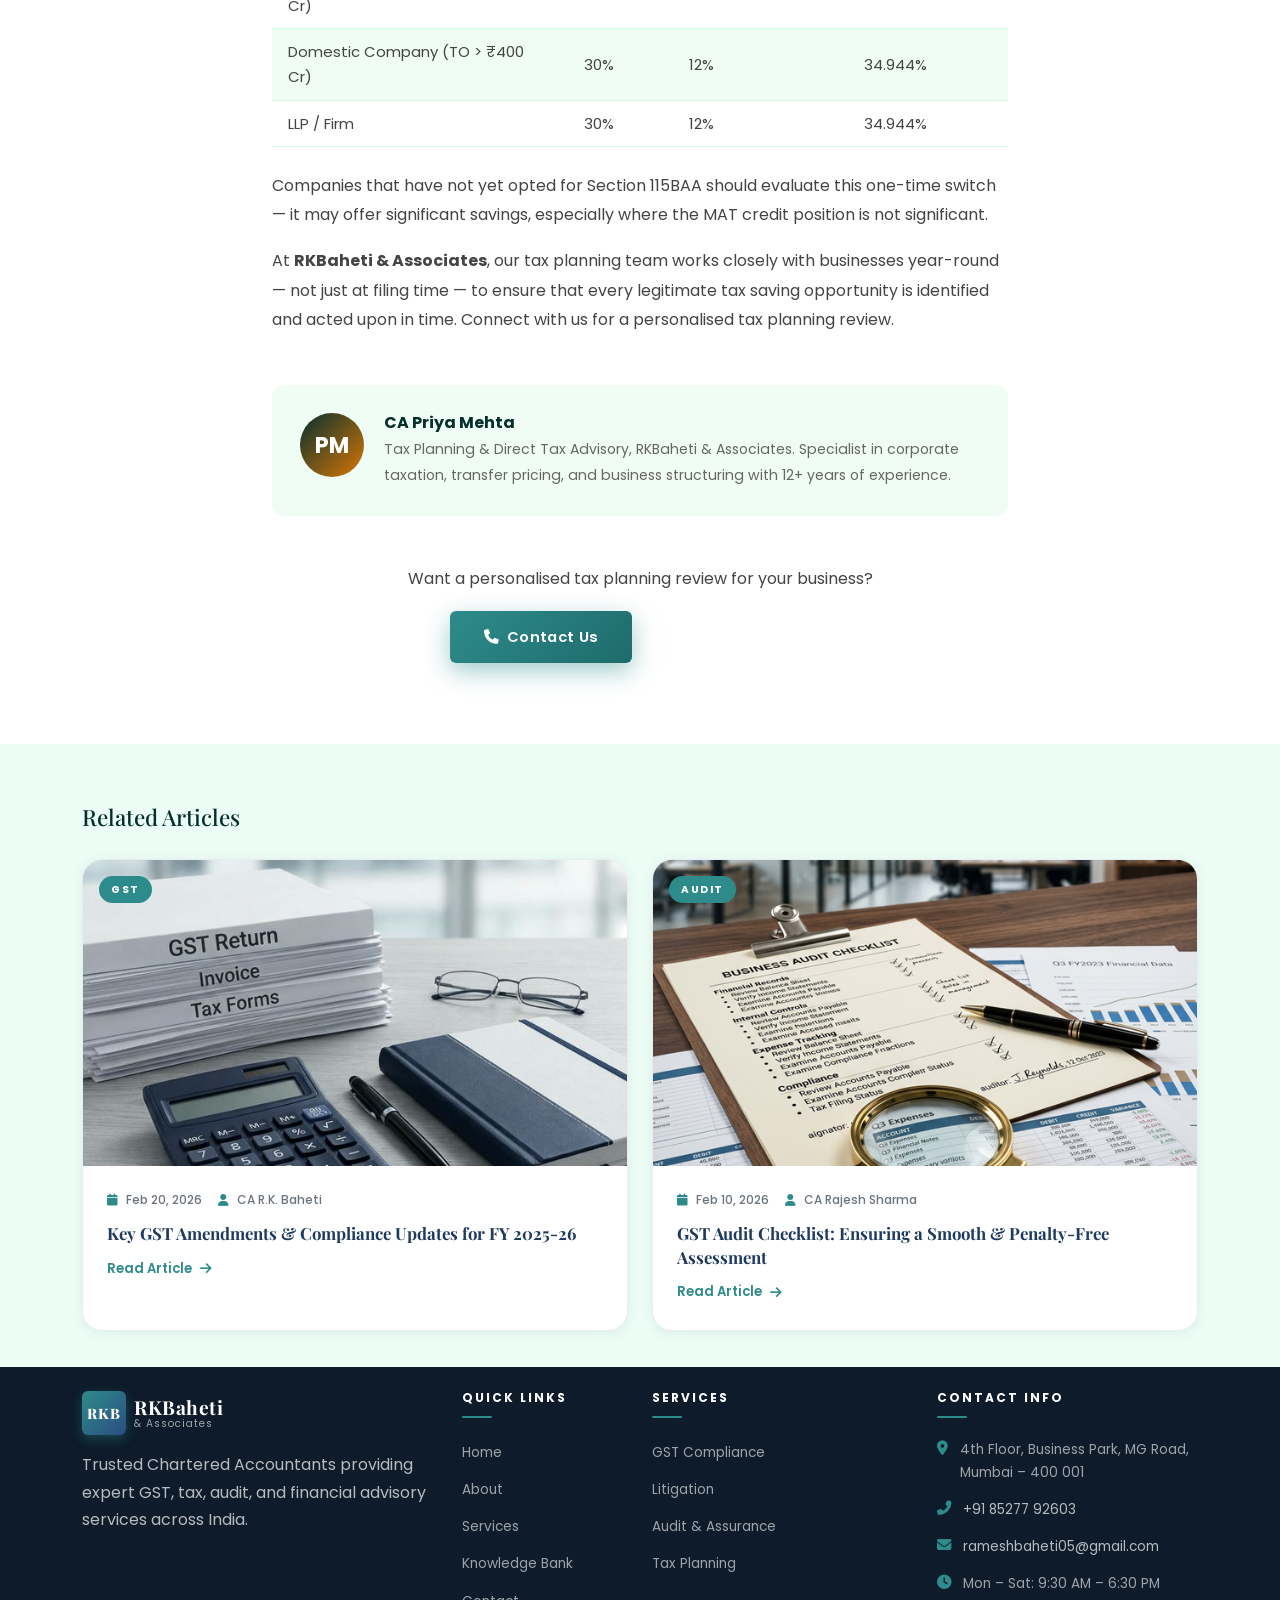
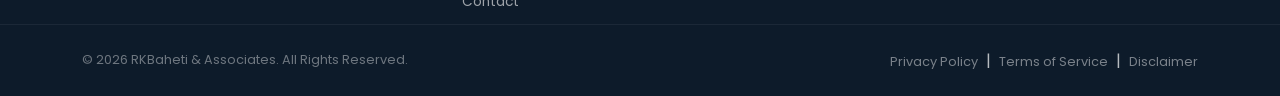
<file: blog/income-tax-planning-fy2025-26.html>
<!DOCTYPE html>
<html lang="en">

<head>
    <meta charset="UTF-8" />
    <meta name="viewport" content="width=device-width, initial-scale=1.0" />
    <meta name="description"
        content="Income Tax Planning Strategies for Businesses in FY 2025-26 – RKBaheti & Associates. Expert guidance on deductions, depreciation, advance tax and tax-efficient structuring." />
    <title>Income Tax Planning Strategies for FY 2025-26 | RKBaheti & Associates</title>
    <link rel="preconnect" href="https://fonts.googleapis.com" />
    <link rel="preconnect" href="https://fonts.gstatic.com" crossorigin />
    <link
        href="https://fonts.googleapis.com/css2?family=Playfair+Display:wght@400;500;600;700;800&family=Poppins:wght@300;400;500;600;700&display=swap"
        rel="stylesheet" />
    <link rel="stylesheet" href="https://cdn.jsdelivr.net/npm/bootstrap@5.3.3/dist/css/bootstrap.min.css" />
    <link rel="stylesheet" href="https://cdnjs.cloudflare.com/ajax/libs/font-awesome/6.5.1/css/all.min.css" />
    <link rel="stylesheet" href="https://cdn.jsdelivr.net/npm/aos@2.3.4/dist/aos.css" />
    <link rel="stylesheet" href="../assets/css/style.css" />
    <style>
        :root {
            --blog-dark: #042f2e;
            --blog-mid: #064e3b;
            --blog-accent: #d97706;
            --blog-light: #f0fdf4;
            --blog-alt: #ecfdf5;
        }

        .blog-post-hero {
            background: linear-gradient(135deg, #021a19 0%, #042f2e 55%, #064e3b 100%);
            min-height: 52vh;
            display: flex;
            align-items: center;
            padding-top: 90px;
        }

        .blog-post-body {
            padding: 60px 0 80px;
        }

        .blog-meta-bar {
            display: flex;
            flex-wrap: wrap;
            gap: 20px;
            align-items: center;
            margin-bottom: 32px;
            padding-bottom: 24px;
            border-bottom: 1px solid rgba(4, 47, 46, .12);
        }

        .blog-meta-bar span {
            font-size: .92rem;
            color: #555;
        }

        .blog-meta-bar i {
            color: var(--blog-accent);
            margin-right: 6px;
        }

        .blog-category-badge {
            background: var(--blog-accent);
            color: #fff;
            font-size: .78rem;
            font-weight: 600;
            padding: 4px 14px;
            border-radius: 20px;
            letter-spacing: .06em;
            text-transform: uppercase;
        }

        .blog-post-body h2 {
            font-family: 'Playfair Display', serif;
            font-size: 1.55rem;
            color: var(--blog-dark);
            margin: 40px 0 14px;
        }

        .blog-post-body h3 {
            font-family: 'Playfair Display', serif;
            font-size: 1.2rem;
            color: var(--blog-mid);
            margin: 28px 0 10px;
        }

        .blog-post-body p {
            color: #444;
            line-height: 1.85;
            margin-bottom: 16px;
        }

        .blog-post-body ul,
        .blog-post-body ol {
            padding-left: 20px;
            margin-bottom: 20px;
        }

        .blog-post-body ul li,
        .blog-post-body ol li {
            color: #444;
            line-height: 1.8;
            margin-bottom: 8px;
        }

        .blog-highlight-box {
            background: var(--blog-light);
            border-left: 4px solid var(--blog-accent);
            padding: 20px 24px;
            border-radius: 0 8px 8px 0;
            margin: 28px 0;
        }

        .blog-highlight-box p {
            margin: 0;
            font-style: italic;
            color: #2d4a35;
        }

        .blog-table {
            width: 100%;
            border-collapse: collapse;
            margin: 24px 0;
            font-size: .93rem;
        }

        .blog-table th {
            background: var(--blog-dark);
            color: #fff;
            padding: 12px 16px;
            text-align: left;
            font-weight: 600;
        }

        .blog-table td {
            padding: 10px 16px;
            border-bottom: 1px solid #d1fae5;
            color: #444;
        }

        .blog-table tr:nth-child(even) td {
            background: var(--blog-light);
        }

        .strategy-card {
            border: 1px solid #a7f3d0;
            border-radius: 10px;
            padding: 22px 24px;
            margin-bottom: 18px;
            background: #fff;
        }

        .strategy-card .sc-header {
            display: flex;
            align-items: center;
            gap: 14px;
            margin-bottom: 12px;
        }

        .strategy-card .sc-num {
            width: 36px;
            height: 36px;
            background: var(--blog-dark);
            color: var(--blog-accent);
            border-radius: 50%;
            display: flex;
            align-items: center;
            justify-content: center;
            font-weight: 700;
            font-size: .9rem;
            flex-shrink: 0;
        }

        .strategy-card h4 {
            margin: 0;
            font-size: 1.05rem;
            color: var(--blog-dark);
            font-weight: 700;
        }

        .strategy-card p {
            margin: 0;
            color: #555;
            font-size: .92rem;
            line-height: 1.7;
        }

        .tax-rate-box {
            background: var(--blog-dark);
            border-radius: 12px;
            padding: 28px;
            color: #fff;
            margin: 28px 0;
        }

        .tax-rate-box h4 {
            color: var(--blog-accent);
            margin-bottom: 16px;
            font-family: 'Playfair Display', serif;
        }

        .tax-rate-box table {
            width: 100%;
            color: #fff;
            font-size: .9rem;
        }

        .tax-rate-box table th {
            color: var(--blog-accent);
            padding: 8px 12px;
            border-bottom: 1px solid rgba(217, 119, 6, .3);
        }

        .tax-rate-box table td {
            padding: 8px 12px;
            border-bottom: 1px solid rgba(255, 255, 255, .08);
        }

        .back-to-blog {
            display: inline-flex;
            align-items: center;
            gap: 8px;
            color: var(--blog-accent);
            font-weight: 600;
            font-size: .92rem;
            text-decoration: none;
            margin-bottom: 28px;
            transition: gap .2s;
        }

        .back-to-blog:hover {
            gap: 12px;
            color: var(--blog-accent);
        }

        .author-box {
            background: var(--blog-light);
            border-radius: 12px;
            padding: 28px;
            display: flex;
            gap: 20px;
            align-items: flex-start;
            margin-top: 50px;
        }

        .author-avatar {
            width: 64px;
            height: 64px;
            border-radius: 50%;
            background: linear-gradient(135deg, var(--blog-dark), var(--blog-accent));
            display: flex;
            align-items: center;
            justify-content: center;
            color: #fff;
            font-size: 1.4rem;
            font-weight: 700;
            flex-shrink: 0;
        }

        .author-details h5 {
            margin-bottom: 4px;
            font-size: 1rem;
            color: var(--blog-dark);
            font-weight: 700;
        }

        .author-details p {
            margin: 0;
            font-size: .88rem;
            color: #666;
        }

        .related-posts-section {
            padding: 60px 0;
            background: var(--blog-alt);
        }

        .related-posts-section h4 {
            font-family: 'Playfair Display', serif;
            font-size: 1.4rem;
            color: var(--blog-dark);
            margin-bottom: 28px;
        }
    </style>
</head>

<body>
    <nav id="mainNav" class="navbar navbar-expand-lg fixed-top" aria-label="Main navigation">
        <div class="container-xl">
            <a class="navbar-brand d-flex align-items-center gap-2" href="../index.html#home">
                <div class="logo-emblem"><span class="logo-initials">RKB</span></div>
                <div class="logo-text"><span class="logo-name">RKBaheti</span><span class="logo-tagline">&
                        Associates</span></div>
            </a>
            <button class="navbar-toggler" type="button" data-bs-toggle="collapse" data-bs-target="#navbarContent"
                aria-controls="navbarContent" aria-expanded="false" aria-label="Toggle navigation">
                <span class="hamburger-icon"><span></span><span></span><span></span></span>
            </button>
            <div class="collapse navbar-collapse" id="navbarContent">
                <ul class="navbar-nav ms-auto align-items-lg-center gap-lg-1">
                    <li class="nav-item"><a class="nav-link" href="../index.html#home">HOME</a></li>
                    <li class="nav-item">
                        <a class="nav-link" href="../index.html#philosophy">ABOUT US</a>
                    </li>
                    <li class="nav-item dropdown">
                        <a class="nav-link dropdown-toggle" href="#" id="servicesDropdown" data-bs-toggle="dropdown"
                            aria-expanded="false">SERVICES</a>
                        <ul class="dropdown-menu" aria-labelledby="servicesDropdown">
                            <li><a class="dropdown-item" href="../services/gst-compliance.html"><i
                                        class="fas fa-file-invoice-dollar me-2"></i>GST Compliance & Advisory</a></li>
                            <li><a class="dropdown-item" href="../services/litigation.html"><i
                                        class="fas fa-balance-scale me-2"></i>Litigation Services</a></li>
                            <li><a class="dropdown-item" href="../services/gst-due-diligence.html"><i
                                        class="fas fa-search-dollar me-2"></i>GST Due-Diligence</a></li>
                            <li><a class="dropdown-item" href="../services/gst-refund.html"><i
                                        class="fas fa-hand-holding-usd me-2"></i>GST Refund Processing</a></li>
                            <li><a class="dropdown-item" href="../services/audit-assurance.html"><i
                                        class="fas fa-clipboard-check me-2"></i>Audit & Assurance</a></li>
                            <li><a class="dropdown-item" href="../services/tax-planning.html"><i
                                        class="fas fa-chart-pie me-2"></i>Tax Planning & Advisory</a></li>
                            <li><a class="dropdown-item" href="../services/business-setup.html"><i
                                        class="fas fa-building me-2"></i>Business Setup & Corporate</a></li>
                            <li><a class="dropdown-item" href="../services/financial-advisory.html"><i
                                        class="fas fa-project-diagram me-2"></i>Financial Advisory</a></li>
                        </ul>
                    </li>
                    <li class="nav-item dropdown">
                        <a class="nav-link dropdown-toggle active" href="#" id="knowledgeDropdown"
                            data-bs-toggle="dropdown" aria-expanded="false">KNOWLEDGE BANK</a>
                        <ul class="dropdown-menu" aria-labelledby="knowledgeDropdown">
                            <li><a class="dropdown-item" href="../index.html#knowledge"><i
                                        class="fas fa-newspaper me-2"></i>GST Updates</a></li>
                            <li><a class="dropdown-item" href="../index.html#knowledge"><i
                                        class="fas fa-file-alt me-2"></i>Tax Circulars</a></li>
                            <li><a class="dropdown-item" href="../index.html#knowledge"><i
                                        class="fas fa-calendar-check me-2"></i>Compliance Calendar</a></li>
                            <li><a class="dropdown-item" href="../index.html#knowledge"><i
                                        class="fas fa-briefcase me-2"></i>Case Studies</a></li>
                        </ul>
                    </li>

                    <li class="nav-item ms-lg-2"><a class="nav-link nav-cta-btn" href="../index.html#contact"><i
                                class="fas fa-phone me-1"></i>CONTACT US</a></li>
                </ul>
            </div>
        </div>
    </nav>

    <!-- Hero -->
    <section class="blog-post-hero">
        <div class="hero-overlay"></div>
        <div class="container-xl">
            <div class="row" style="min-height:52vh; align-items:center;">
                <div class="col-lg-9" data-aos="fade-right" data-aos-duration="1000">
                    <div class="hero-badge mb-3"><i class="fas fa-newspaper me-2"></i>Knowledge Bank</div>
                    <span class="blog-category-badge mb-3 d-inline-block">TAX PLANNING</span>
                    <h1 class="hero-title" style="font-size:clamp(1.8rem,4vw,2.8rem);">Income Tax Planning
                        Strategies<br /><span class="hero-title-accent">for Businesses in FY 2025-26</span></h1>
                    <p class="hero-subtitle" style="max-width:680px;">Expert strategies to optimise your business tax
                        liability while maintaining full compliance with Income Tax Act provisions and latest
                        amendments.</p>
                    <div class="d-flex flex-wrap gap-3 mt-2" style="font-size:.9rem; color:#d97706;">
                        <span><i class="fas fa-user me-1"></i>CA Priya Mehta</span>
                        <span><i class="fas fa-calendar me-1"></i>January 28, 2026</span>
                        <span><i class="fas fa-clock me-1"></i>9 min read</span>
                    </div>
                </div>
            </div>
        </div>
    </section>

    <!-- Blog Body -->
    <section class="blog-post-body">
        <div class="container-xl">
            <div class="row justify-content-center">
                <div class="col-lg-8">

                    <a href="../index.html#knowledge" class="back-to-blog" data-aos="fade-right">
                        <i class="fas fa-arrow-left"></i> Back to Knowledge Bank
                    </a>

                    <div class="blog-meta-bar" data-aos="fade-up">
                        <span class="blog-category-badge">TAX PLANNING</span>
                        <span><i class="fas fa-user"></i>CA Priya Mehta</span>
                        <span><i class="fas fa-calendar"></i>January 28, 2026</span>
                        <span><i class="fas fa-clock"></i>9 min read</span>
                    </div>

                    <div data-aos="fade-up">

                        <p>With FY 2025-26 well underway, businesses have a limited window to implement tax planning
                            strategies before the financial year closes. Proactive tax planning is not about evasion —
                            it is about intelligently leveraging legitimate provisions of the Income Tax Act to minimise
                            your tax outgo while staying fully compliant. This article outlines the most impactful
                            strategies for businesses in the current fiscal year.</p>

                        <div class="blog-highlight-box">
                            <p>"Tax planning done in April saves lakhs. Tax planning done in March saves thousands.
                                Start now — every month lost is money left on the table."</p>
                        </div>

                        <h2>1. Choosing the Right Tax Regime</h2>
                        <p>For FY 2025-26, businesses and professionals operating as individuals/HUFs must carefully
                            evaluate the <strong>New Tax Regime vs. Old Tax Regime</strong>:</p>

                        <div class="tax-rate-box">
                            <h4>New Tax Regime — Slab Rates (FY 2025-26)</h4>
                            <table>
                                <thead>
                                    <tr>
                                        <th>Income Slab</th>
                                        <th>Tax Rate</th>
                                    </tr>
                                </thead>
                                <tbody>
                                    <tr>
                                        <td>Up to ₹3,00,000</td>
                                        <td>Nil</td>
                                    </tr>
                                    <tr>
                                        <td>₹3,00,001 – ₹7,00,000</td>
                                        <td>5%</td>
                                    </tr>
                                    <tr>
                                        <td>₹7,00,001 – ₹10,00,000</td>
                                        <td>10%</td>
                                    </tr>
                                    <tr>
                                        <td>₹10,00,001 – ₹12,00,000</td>
                                        <td>15%</td>
                                    </tr>
                                    <tr>
                                        <td>₹12,00,001 – ₹15,00,000</td>
                                        <td>20%</td>
                                    </tr>
                                    <tr>
                                        <td>Above ₹15,00,000</td>
                                        <td>30%</td>
                                    </tr>
                                </tbody>
                            </table>
                        </div>

                        <p>Businesses with significant deductions (HRA, 80C investments, home loan interest, donations,
                            etc.) may still benefit from the old regime. A break-even analysis must be done at the
                            beginning of the year — not at filing time.</p>

                        <h2>2. Key Tax Planning Strategies for FY 2025-26</h2>

                        <div class="strategy-card">
                            <div class="sc-header">
                                <div class="sc-num">01</div>
                                <h4>Maximise Depreciation on Business Assets</h4>
                            </div>
                            <p>If your business acquired new plant & machinery or equipment during FY 2025-26, claim
                                <strong>additional depreciation of 20%</strong> (40% for manufacturing units in notified
                                backward areas) under Section 32(1)(iia). Ensure assets are put to use before 31 March
                                2026 to claim full-year depreciation on them.
                            </p>
                        </div>

                        <div class="strategy-card">
                            <div class="sc-header">
                                <div class="sc-num">02</div>
                                <h4>Section 80JJAA — Deduction for New Employees</h4>
                            </div>
                            <p>Businesses that added new employees during the year can claim a <strong>30% deduction on
                                    additional employee costs</strong> under Section 80JJAA for 3 consecutive years.
                                Applicable where the total employment increases and each new employee earns less than
                                ₹25,000/month. Ensure EPF records and employment documentation are in order.</p>
                        </div>

                        <div class="strategy-card">
                            <div class="sc-header">
                                <div class="sc-num">03</div>
                                <h4>R&D Expenditure Deduction (Section 35)</h4>
                            </div>
                            <p>Businesses investing in in-house research and development can claim <strong>100%
                                    deduction</strong> on revenue and capital expenditure on approved R&D under Section
                                35(1)(i) and 35(1)(iv). Pharmaceutical, tech and manufacturing companies should evaluate
                                this — it provides a straight deduction over and above the actual expense.</p>
                        </div>

                        <div class="strategy-card">
                            <div class="sc-header">
                                <div class="sc-num">04</div>
                                <h4>Presumptive Taxation — Section 44AD & 44ADA</h4>
                            </div>
                            <p>Small businesses with turnover up to <strong>₹3 crore</strong> (₹75 lakh for
                                professionals under 44ADA) can opt for presumptive taxation and declare 8% (6% for
                                digital receipts) or 50% of gross receipts as profit, without maintaining detailed
                                books. This significantly reduces compliance burden and in many cases, lowers effective
                                tax.</p>
                        </div>

                        <div class="strategy-card">
                            <div class="sc-header">
                                <div class="sc-num">05</div>
                                <h4>Set Off and Carry Forward of Losses</h4>
                            </div>
                            <p>If your business incurred losses in prior years, ensure you are correctly carrying
                                forward and setting off those losses against current year profits. <strong>Business
                                    losses can be carried forward for 8 years</strong> and set off against business
                                income. Speculative business losses and capital losses have different carry-forward
                                rules — ensure proper segregation.</p>
                        </div>

                        <div class="strategy-card">
                            <div class="sc-header">
                                <div class="sc-num">06</div>
                                <h4>Donation to Approved Charities (Section 80G)</h4>
                            </div>
                            <p>Donations to PMNRF, CMs Relief Fund, and other approved entities qualify for <strong>100%
                                    deduction</strong> under Section 80G with no ceiling. Other approved charitable
                                organisations qualify for 50% deduction, subject to 10% of adjusted gross total income
                                cap. Ensure the donee is registered under 80G and you obtain Form 10BE from them.</p>
                        </div>

                        <div class="strategy-card">
                            <div class="sc-header">
                                <div class="sc-num">07</div>
                                <h4>Structuring Remuneration to Partners / Directors</h4>
                            </div>
                            <p>In partnerships and LLPs, salary and interest to working partners (subject to Section
                                40(b) limits) is deductible at the firm level. Structuring remuneration optimally can
                                shift income from a 30% entity-level tax to lower individual slab rates for partners.
                            </p>
                        </div>

                        <div class="strategy-card">
                            <div class="sc-header">
                                <div class="sc-num">08</div>
                                <h4>Advance Tax — Avoid Interest Under 234B & 234C</h4>
                            </div>
                            <p>Businesses with tax liability exceeding ₹10,000 must pay advance tax in instalments.
                                Missing instalments attracts <strong>interest @ 1% per month</strong> under sections
                                234B and 234C. For FY 2025-26, the final advance tax instalment (100%) was due on 15
                                March 2026. If missed, pay immediately to minimise interest accumulation.</p>
                        </div>

                        <h2>3. Advance Tax Instalment Schedule (FY 2025-26)</h2>
                        <table class="blog-table">
                            <thead>
                                <tr>
                                    <th>Instalment</th>
                                    <th>Due Date</th>
                                    <th>Minimum % of Liability to Pay</th>
                                </tr>
                            </thead>
                            <tbody>
                                <tr>
                                    <td>1st Instalment</td>
                                    <td>15 June 2025</td>
                                    <td>15%</td>
                                </tr>
                                <tr>
                                    <td>2nd Instalment</td>
                                    <td>15 September 2025</td>
                                    <td>45%</td>
                                </tr>
                                <tr>
                                    <td>3rd Instalment</td>
                                    <td>15 December 2025</td>
                                    <td>75%</td>
                                </tr>
                                <tr>
                                    <td>4th Instalment</td>
                                    <td>15 March 2026</td>
                                    <td>100%</td>
                                </tr>
                            </tbody>
                        </table>

                        <h2>4. Pre-Year-End Checklist for Businesses</h2>
                        <ul>
                            <li><i class="fas fa-check-circle text-success me-2"></i>Review all deductions available
                                under Chapter VIA and ensure investments/payments are completed before 31 March 2026.
                            </li>
                            <li><i class="fas fa-check-circle text-success me-2"></i>Ensure all expenses are booked in
                                the current year for which accrual has occurred.</li>
                            <li><i class="fas fa-check-circle text-success me-2"></i>Review outstanding debtors — write
                                off genuinely irrecoverable bad debts before year-end (Section 36(1)(vii)).</li>
                            <li><i class="fas fa-check-circle text-success me-2"></i>Evaluate whether bonus/commission
                                to employees should be paid before 31 March to claim deduction in FY 2025-26.</li>
                            <li><i class="fas fa-check-circle text-success me-2"></i>Confirm TDS deductions are
                                correctly made on all payments — contractors, rent, professional fees, salary — and
                                deposited timely.</li>
                            <li><i class="fas fa-check-circle text-success me-2"></i>Review whether any capital assets
                                can be sold to offset capital gains against available capital losses.</li>
                            <li><i class="fas fa-check-circle text-success me-2"></i>Ensure all 80G donations are backed
                                by Form 10BE from the donee institution.</li>
                        </ul>

                        <div class="blog-highlight-box">
                            <p>Important: Tax planning must always be supported by genuine commercial transactions and
                                proper documentation. Arrangements entered into purely for tax avoidance without
                                economic substance are subject to the General Anti-Avoidance Rule (GAAR) under Chapter
                                X-A of the Income Tax Act.</p>
                        </div>

                        <h2>5. Corporate Tax — Key Rates for FY 2025-26</h2>
                        <table class="blog-table">
                            <thead>
                                <tr>
                                    <th>Entity Type</th>
                                    <th>Base Tax Rate</th>
                                    <th>Surcharge (if applicable)</th>
                                    <th>Effective Rate (approx.)</th>
                                </tr>
                            </thead>
                            <tbody>
                                <tr>
                                    <td>Domestic Company (Section 115BAB — new manufacturing)</td>
                                    <td>15%</td>
                                    <td>10%</td>
                                    <td>17.01%</td>
                                </tr>
                                <tr>
                                    <td>Domestic Company (Section 115BAA — concessional)</td>
                                    <td>22%</td>
                                    <td>10%</td>
                                    <td>25.17%</td>
                                </tr>
                                <tr>
                                    <td>Domestic Company (TO ≤ ₹400 Cr)</td>
                                    <td>25%</td>
                                    <td>7% / 12%</td>
                                    <td>26–29.12%</td>
                                </tr>
                                <tr>
                                    <td>Domestic Company (TO &gt; ₹400 Cr)</td>
                                    <td>30%</td>
                                    <td>12%</td>
                                    <td>34.944%</td>
                                </tr>
                                <tr>
                                    <td>LLP / Firm</td>
                                    <td>30%</td>
                                    <td>12%</td>
                                    <td>34.944%</td>
                                </tr>
                            </tbody>
                        </table>

                        <p>Companies that have not yet opted for Section 115BAA should evaluate this one-time switch —
                            it may offer significant savings, especially where the MAT credit position is not
                            significant.</p>

                        <p>At <strong>RKBaheti & Associates</strong>, our tax planning team works closely with
                            businesses year-round — not just at filing time — to ensure that every legitimate tax saving
                            opportunity is identified and acted upon in time. Connect with us for a personalised tax
                            planning review.</p>

                    </div>

                    <!-- Author Box -->
                    <div class="author-box" data-aos="fade-up">
                        <div class="author-avatar">PM</div>
                        <div class="author-details">
                            <h5>CA Priya Mehta</h5>
                            <p>Tax Planning & Direct Tax Advisory, RKBaheti & Associates. Specialist in corporate
                                taxation, transfer pricing, and business structuring with 12+ years of experience.</p>
                        </div>
                    </div>

                    <div class="text-center mt-5" data-aos="fade-up">
                        <p class="mb-3" style="color:#444;">Want a personalised tax planning review for your business?
                        </p>
                        <a href="../index.html#contact" class="btn btn-hero-primary me-3"><i
                                class="fas fa-phone me-2"></i>Contact Us</a>
                        <a href="../index.html#knowledge" class="btn btn-hero-secondary"><i
                                class="fas fa-arrow-left me-2"></i>All Articles</a>
                    </div>

                </div>
            </div>
        </div>
    </section>

    <!-- Related Posts -->
    <section class="related-posts-section">
        <div class="container-xl">
            <h4 data-aos="fade-up">Related Articles</h4>
            <div class="row g-4">
                <div class="col-md-6" data-aos="fade-up" data-aos-delay="100">
                    <div class="blog-card">
                        <div class="blog-img-wrap">
                            <a href="gst-amendments-fy2025-26.html">
                                <img src="../assets/images/blog1.png" alt="GST Compliance Updates" class="blog-img"
                                    loading="lazy" />
                            </a>
                            <span class="blog-category">GST</span>
                        </div>
                        <div class="blog-body">
                            <div class="blog-meta">
                                <span><i class="fas fa-calendar me-1"></i>Feb 20, 2026</span>
                                <span><i class="fas fa-user me-1"></i>CA R.K. Baheti</span>
                            </div>
                            <h3 class="blog-title"><a href="gst-amendments-fy2025-26.html">Key GST Amendments &
                                    Compliance Updates for FY 2025-26</a></h3>
                            <a href="gst-amendments-fy2025-26.html" class="blog-read-link">Read Article <i
                                    class="fas fa-arrow-right ms-1"></i></a>
                        </div>
                    </div>
                </div>
                <div class="col-md-6" data-aos="fade-up" data-aos-delay="200">
                    <div class="blog-card">
                        <div class="blog-img-wrap">
                            <a href="gst-audit-checklist.html">
                                <img src="../assets/images/blog2.png" alt="GST Audit Checklist" class="blog-img"
                                    loading="lazy" />
                            </a>
                            <span class="blog-category">AUDIT</span>
                        </div>
                        <div class="blog-body">
                            <div class="blog-meta">
                                <span><i class="fas fa-calendar me-1"></i>Feb 10, 2026</span>
                                <span><i class="fas fa-user me-1"></i>CA Rajesh Sharma</span>
                            </div>
                            <h3 class="blog-title"><a href="gst-audit-checklist.html">GST Audit Checklist: Ensuring a
                                    Smooth & Penalty-Free Assessment</a></h3>
                            <a href="gst-audit-checklist.html" class="blog-read-link">Read Article <i
                                    class="fas fa-arrow-right ms-1"></i></a>
                        </div>
                    </div>
                </div>
            </div>
        </div>
    </section>

    <!-- Footer -->
    <footer class="site-footer" aria-label="Site footer">
        <div class="footer-main">
            <div class="container-xl">
                <div class="row g-4">
                    <div class="col-lg-4 col-md-6">
                        <a class="footer-brand d-flex align-items-center gap-2 mb-3" href="../index.html">
                            <div class="logo-emblem"><span class="logo-initials">RKB</span></div>
                            <div class="logo-text"><span class="logo-name">RKBaheti</span><span class="logo-tagline">&
                                    Associates</span></div>
                        </a>
                        <p class="footer-about">Trusted Chartered Accountants providing expert GST, tax, audit, and
                            financial advisory services across India.</p>
                    </div>
                    <div class="col-lg-2 col-md-6">
                        <h4 class="footer-heading">Quick Links</h4>
                        <ul class="footer-links">
                            <li><a href="../index.html#home">Home</a></li>
                            <li><a href="../index.html#about">About</a></li>
                            <li><a href="../index.html#services">Services</a></li>
                            <li><a href="../index.html#knowledge">Knowledge Bank</a></li>
                            <li><a href="../index.html#contact">Contact</a></li>
                        </ul>
                    </div>
                    <div class="col-lg-3 col-md-6">
                        <h4 class="footer-heading">Services</h4>
                        <ul class="footer-links">
                            <li><a href="../services/gst-compliance.html">GST Compliance</a></li>
                            <li><a href="../services/litigation.html">Litigation</a></li>
                            <li><a href="../services/audit-assurance.html">Audit & Assurance</a></li>
                            <li><a href="../services/tax-planning.html">Tax Planning</a></li>
                        </ul>
                    </div>
                    <div class="col-lg-3 col-md-6">
                        <h4 class="footer-heading">Contact Info</h4>
                        <ul class="footer-contact-list">
                            <li><i class="fas fa-map-marker-alt"></i><span>4th Floor, Business Park, MG Road, Mumbai –
                                    400 001</span></li>
                            <li><i class="fas fa-phone-alt"></i><a href="tel:+918527792603">+91 85277 92603</a></li>
                            <li><i class="fas fa-envelope"></i><a
                                    href="mailto:rameshbaheti05@gmail.com">rameshbaheti05@gmail.com</a></li>
                            <li><i class="fas fa-clock"></i><span>Mon – Sat: 9:30 AM – 6:30 PM</span></li>
                        </ul>
                    </div>
                </div>
            </div>
        </div>
        <div class="footer-bottom">
            <div class="container-xl">
                <div class="row align-items-center">
                    <div class="col-md-6 text-center text-md-start">
                        <p>&copy; 2026 RKBaheti & Associates. All Rights Reserved.</p>
                    </div>
                    <div class="col-md-6 text-center text-md-end">
                        <a href="#">Privacy Policy</a><span class="mx-2">|</span><a href="#">Terms of Service</a><span
                            class="mx-2">|</span><a href="#">Disclaimer</a>
                    </div>
                </div>
            </div>
        </div>
    </footer>

    <button id="scrollTopBtn" class="scroll-top-btn" aria-label="Scroll to top"><i
            class="fas fa-chevron-up"></i></button>
    <script src="https://cdn.jsdelivr.net/npm/bootstrap@5.3.3/dist/js/bootstrap.bundle.min.js"></script>
    <script src="https://cdn.jsdelivr.net/npm/aos@2.3.4/dist/aos.js"></script>
    <script src="../assets/js/main.js"></script>
</body>

</html>
</file>
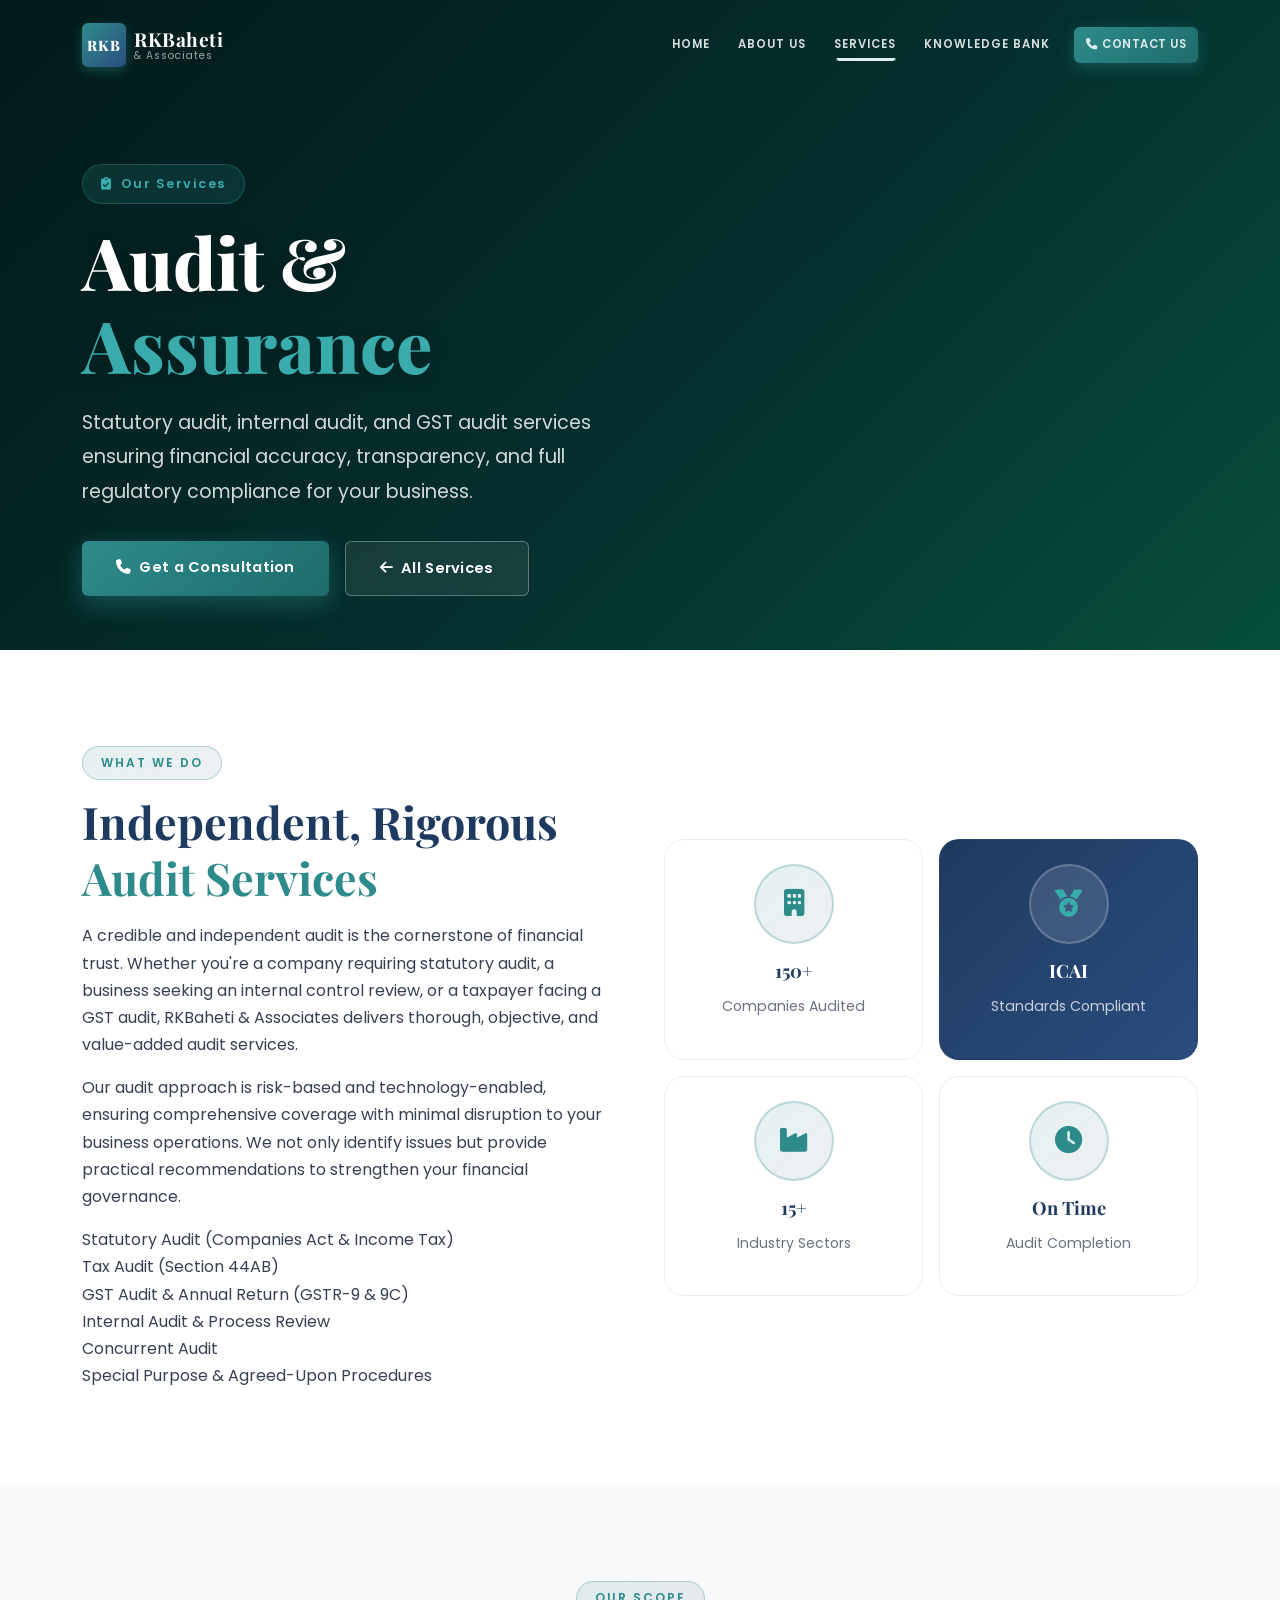
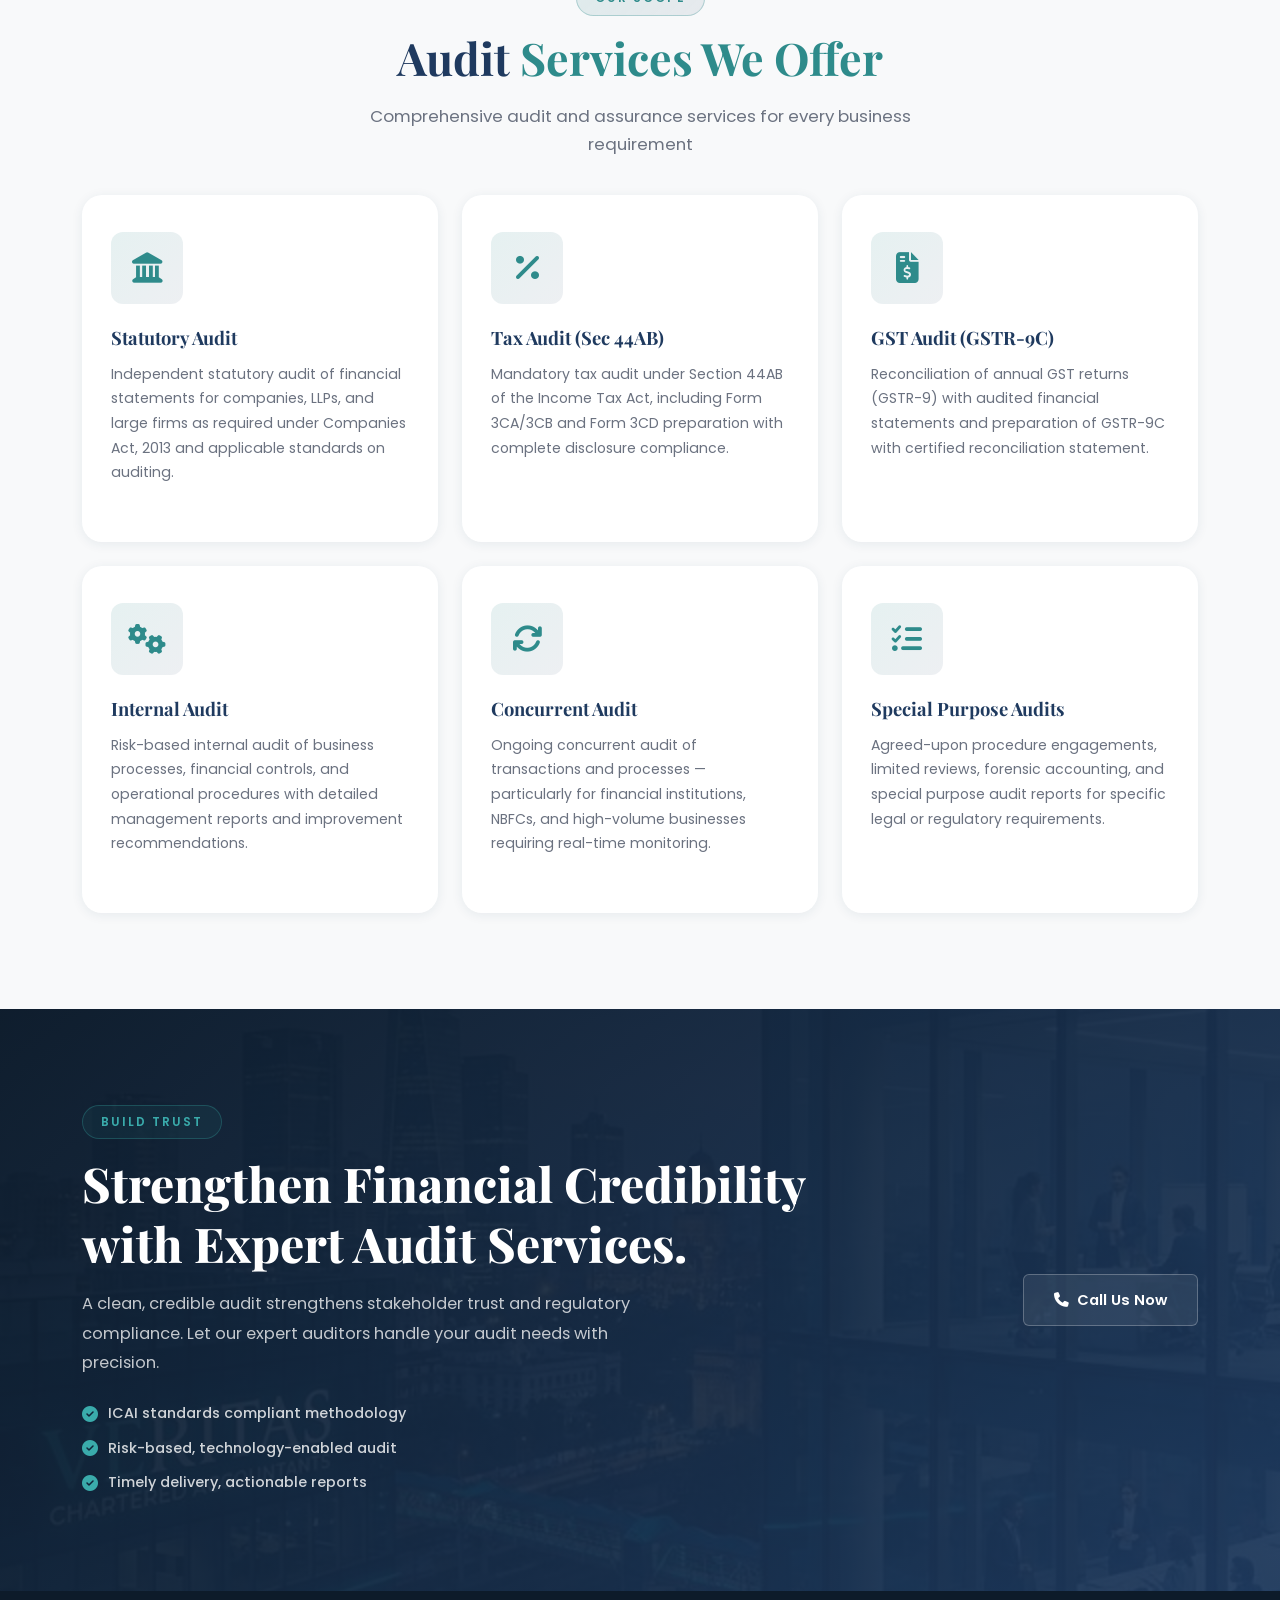
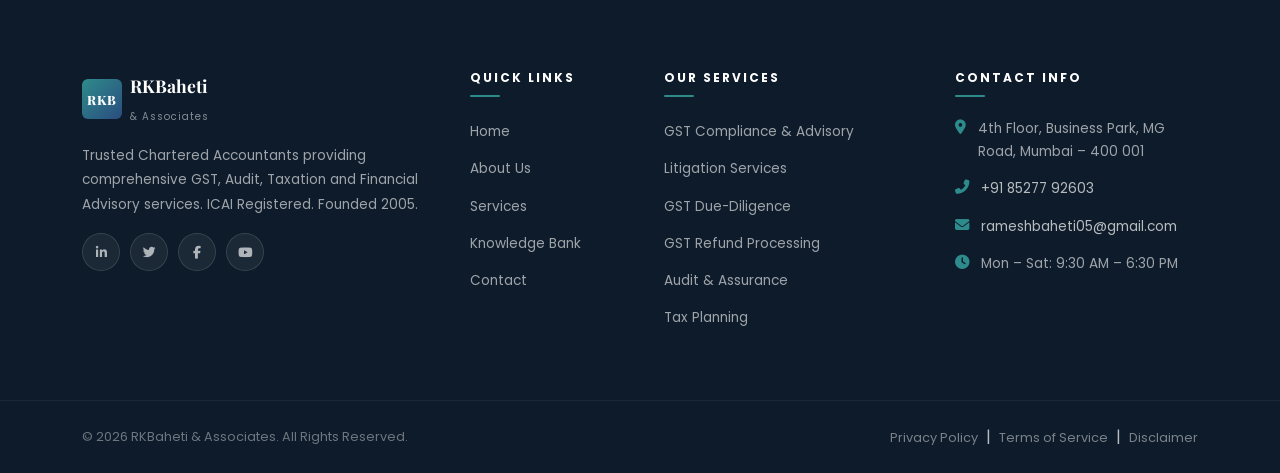
<file: services/audit-assurance.html>
<!DOCTYPE html>
<html lang="en">
<head>
    <meta charset="UTF-8" />
    <meta name="viewport" content="width=device-width, initial-scale=1.0" />
    <meta name="description" content="Audit & Assurance – RKBaheti & Associates. Statutory audit, internal audit, and GST audit services ensuring accuracy, transparency, and regulatory compliance." />
    <title>Audit & Assurance | RKBaheti & Associates</title>
    <link rel="preconnect" href="https://fonts.googleapis.com" />
    <link rel="preconnect" href="https://fonts.gstatic.com" crossorigin />
    <link href="https://fonts.googleapis.com/css2?family=Playfair+Display:wght@400;500;600;700;800&family=Poppins:wght@300;400;500;600;700&display=swap" rel="stylesheet" />
    <link rel="stylesheet" href="https://cdn.jsdelivr.net/npm/bootstrap@5.3.3/dist/css/bootstrap.min.css" />
    <link rel="stylesheet" href="https://cdnjs.cloudflare.com/ajax/libs/font-awesome/6.5.1/css/all.min.css" />
    <link rel="stylesheet" href="https://cdn.jsdelivr.net/npm/aos@2.3.4/dist/aos.css" />
    <link rel="stylesheet" href="../assets/css/style.css" />
</head>
<body>
    <nav id="mainNav" class="navbar navbar-expand-lg fixed-top" aria-label="Main navigation">
        <div class="container-xl">
            <a class="navbar-brand d-flex align-items-center gap-2" href="../index.html#home">
                <div class="logo-emblem"><span class="logo-initials">RKB</span></div>
                <div class="logo-text"><span class="logo-name">RKBaheti</span><span class="logo-tagline">& Associates</span></div>
            </a>
            <button class="navbar-toggler" type="button" data-bs-toggle="collapse" data-bs-target="#navbarContent" aria-controls="navbarContent" aria-expanded="false" aria-label="Toggle navigation">
                <span class="hamburger-icon"><span></span><span></span><span></span></span>
            </button>
            <div class="collapse navbar-collapse" id="navbarContent">
                <ul class="navbar-nav ms-auto align-items-lg-center gap-lg-1">
                    <li class="nav-item"><a class="nav-link" href="../index.html#home">HOME</a></li>
                    <li class="nav-item">
                        <a class="nav-link" href="../index.html#philosophy">ABOUT US</a>
                    </li>
                    <li class="nav-item dropdown">
                        <a class="nav-link dropdown-toggle active" href="#" id="servicesDropdown" data-bs-toggle="dropdown" aria-expanded="false">SERVICES</a>
                        <ul class="dropdown-menu" aria-labelledby="servicesDropdown">
                            <li><a class="dropdown-item" href="gst-compliance.html"><i class="fas fa-file-invoice-dollar me-2"></i>GST Compliance & Advisory</a></li>
                            <li><a class="dropdown-item" href="litigation.html"><i class="fas fa-balance-scale me-2"></i>Litigation Services</a></li>
                            <li><a class="dropdown-item" href="gst-due-diligence.html"><i class="fas fa-search-dollar me-2"></i>GST Due-Diligence</a></li>
                            <li><a class="dropdown-item" href="gst-refund.html"><i class="fas fa-hand-holding-usd me-2"></i>GST Refund Processing</a></li>
                            <li><a class="dropdown-item" href="audit-assurance.html"><i class="fas fa-clipboard-check me-2"></i>Audit & Assurance</a></li>
                            <li><a class="dropdown-item" href="tax-planning.html"><i class="fas fa-chart-pie me-2"></i>Tax Planning & Advisory</a></li>
                            <li><a class="dropdown-item" href="business-setup.html"><i class="fas fa-building me-2"></i>Business Setup & Corporate</a></li>
                            <li><a class="dropdown-item" href="financial-advisory.html"><i class="fas fa-project-diagram me-2"></i>Financial Advisory</a></li>
                        </ul>
                    </li>
                    <li class="nav-item dropdown">
                        <a class="nav-link dropdown-toggle" href="#" id="knowledgeDropdown" data-bs-toggle="dropdown" aria-expanded="false">KNOWLEDGE BANK</a>
                        <ul class="dropdown-menu" aria-labelledby="knowledgeDropdown">
                            <li><a class="dropdown-item" href="../index.html#knowledge"><i class="fas fa-newspaper me-2"></i>GST Updates</a></li>
                            <li><a class="dropdown-item" href="../index.html#knowledge"><i class="fas fa-file-alt me-2"></i>Tax Circulars</a></li>
                            <li><a class="dropdown-item" href="../index.html#knowledge"><i class="fas fa-calendar-check me-2"></i>Compliance Calendar</a></li>
                            <li><a class="dropdown-item" href="../index.html#knowledge"><i class="fas fa-briefcase me-2"></i>Case Studies</a></li>
                        </ul>
                    </li>
                    <li class="nav-item ms-lg-2"><a class="nav-link nav-cta-btn" href="../index.html#contact"><i class="fas fa-phone me-1"></i>CONTACT US</a></li>
                </ul>
            </div>
        </div>
    </nav>

    <section class="hero-section" style="min-height:60vh;">
        <div class="hero-overlay"></div>
        <div class="container-xl hero-content">
            <div class="row align-items-center" style="min-height:60vh;">
                <div class="col-lg-8" data-aos="fade-right" data-aos-duration="1000">
                    <div class="hero-badge mb-3"><i class="fas fa-clipboard-check me-2"></i>Our Services</div>
                    <h1 class="hero-title">Audit &<br /><span class="hero-title-accent">Assurance</span></h1>
                    <p class="hero-subtitle">Statutory audit, internal audit, and GST audit services ensuring financial accuracy, transparency, and full regulatory compliance for your business.</p>
                    <div class="hero-actions d-flex flex-wrap gap-3">
                        <a href="../index.html#contact" class="btn btn-hero-primary"><i class="fas fa-phone me-2"></i>Get a Consultation</a>
                        <a href="../index.html#services" class="btn btn-hero-secondary"><i class="fas fa-arrow-left me-2"></i>All Services</a>
                    </div>
                </div>
            </div>
        </div>
    </section>

    <section class="section-pad">
        <div class="container-xl">
            <div class="row align-items-center g-5">
                <div class="col-lg-6" data-aos="fade-right">
                    <span class="section-badge">What We Do</span>
                    <h2 class="section-title">Independent, Rigorous <span class="text-accent">Audit Services</span></h2>
                    <p class="about-text">A credible and independent audit is the cornerstone of financial trust. Whether you're a company requiring statutory audit, a business seeking an internal control review, or a taxpayer facing a GST audit, RKBaheti & Associates delivers thorough, objective, and value-added audit services.</p>
                    <p class="about-text">Our audit approach is risk-based and technology-enabled, ensuring comprehensive coverage with minimal disruption to your business operations. We not only identify issues but provide practical recommendations to strengthen your financial governance.</p>
                    <ul class="about-list mt-3">
                        <li>Statutory Audit (Companies Act & Income Tax)</li>
                        <li>Tax Audit (Section 44AB)</li>
                        <li>GST Audit & Annual Return (GSTR-9 & 9C)</li>
                        <li>Internal Audit & Process Review</li>
                        <li>Concurrent Audit</li>
                        <li>Special Purpose & Agreed-Upon Procedures</li>
                    </ul>
                </div>
                <div class="col-lg-6" data-aos="fade-left">
                    <div class="row g-3">
                        <div class="col-6"><div class="why-card text-center p-4">
                            <div class="why-icon-ring mx-auto mb-3"><i class="fas fa-building"></i></div>
                            <h5 class="why-title">150+</h5><p class="why-desc">Companies Audited</p>
                        </div></div>
                        <div class="col-6"><div class="why-card why-card-highlight text-center p-4">
                            <div class="why-icon-ring mx-auto mb-3"><i class="fas fa-medal"></i></div>
                            <h5 class="why-title">ICAI</h5><p class="why-desc">Standards Compliant</p>
                        </div></div>
                        <div class="col-6"><div class="why-card text-center p-4">
                            <div class="why-icon-ring mx-auto mb-3"><i class="fas fa-industry"></i></div>
                            <h5 class="why-title">15+</h5><p class="why-desc">Industry Sectors</p>
                        </div></div>
                        <div class="col-6"><div class="why-card text-center p-4">
                            <div class="why-icon-ring mx-auto mb-3"><i class="fas fa-clock"></i></div>
                            <h5 class="why-title">On Time</h5><p class="why-desc">Audit Completion</p>
                        </div></div>
                    </div>
                </div>
            </div>
        </div>
    </section>

    <section class="section-pad" style="background:var(--bg-light, #f8f9fa);">
        <div class="container-xl">
            <div class="section-header text-center" data-aos="fade-up">
                <span class="section-badge">Our Scope</span>
                <h2 class="section-title">Audit <span class="text-accent">Services We Offer</span></h2>
                <p class="section-subtitle">Comprehensive audit and assurance services for every business requirement</p>
            </div>
            <div class="row g-4 mt-2">
                <div class="col-lg-4 col-md-6" data-aos="fade-up" data-aos-delay="100">
                    <article class="service-card">
                        <div class="service-icon-wrap"><div class="service-icon-bg"></div><i class="fas fa-landmark service-icon"></i></div>
                        <h3 class="service-title">Statutory Audit</h3>
                        <p class="service-desc">Independent statutory audit of financial statements for companies, LLPs, and large firms as required under Companies Act, 2013 and applicable standards on auditing.</p>
                    </article>
                </div>
                <div class="col-lg-4 col-md-6" data-aos="fade-up" data-aos-delay="200">
                    <article class="service-card">
                        <div class="service-icon-wrap"><div class="service-icon-bg"></div><i class="fas fa-percent service-icon"></i></div>
                        <h3 class="service-title">Tax Audit (Sec 44AB)</h3>
                        <p class="service-desc">Mandatory tax audit under Section 44AB of the Income Tax Act, including Form 3CA/3CB and Form 3CD preparation with complete disclosure compliance.</p>
                    </article>
                </div>
                <div class="col-lg-4 col-md-6" data-aos="fade-up" data-aos-delay="300">
                    <article class="service-card">
                        <div class="service-icon-wrap"><div class="service-icon-bg"></div><i class="fas fa-file-invoice-dollar service-icon"></i></div>
                        <h3 class="service-title">GST Audit (GSTR-9C)</h3>
                        <p class="service-desc">Reconciliation of annual GST returns (GSTR-9) with audited financial statements and preparation of GSTR-9C with certified reconciliation statement.</p>
                    </article>
                </div>
                <div class="col-lg-4 col-md-6" data-aos="fade-up" data-aos-delay="100">
                    <article class="service-card">
                        <div class="service-icon-wrap"><div class="service-icon-bg"></div><i class="fas fa-cogs service-icon"></i></div>
                        <h3 class="service-title">Internal Audit</h3>
                        <p class="service-desc">Risk-based internal audit of business processes, financial controls, and operational procedures with detailed management reports and improvement recommendations.</p>
                    </article>
                </div>
                <div class="col-lg-4 col-md-6" data-aos="fade-up" data-aos-delay="200">
                    <article class="service-card">
                        <div class="service-icon-wrap"><div class="service-icon-bg"></div><i class="fas fa-sync service-icon"></i></div>
                        <h3 class="service-title">Concurrent Audit</h3>
                        <p class="service-desc">Ongoing concurrent audit of transactions and processes — particularly for financial institutions, NBFCs, and high-volume businesses requiring real-time monitoring.</p>
                    </article>
                </div>
                <div class="col-lg-4 col-md-6" data-aos="fade-up" data-aos-delay="300">
                    <article class="service-card">
                        <div class="service-icon-wrap"><div class="service-icon-bg"></div><i class="fas fa-tasks service-icon"></i></div>
                        <h3 class="service-title">Special Purpose Audits</h3>
                        <p class="service-desc">Agreed-upon procedure engagements, limited reviews, forensic accounting, and special purpose audit reports for specific legal or regulatory requirements.</p>
                    </article>
                </div>
            </div>
        </div>
    </section>

    <section class="cta-section">
        <div class="cta-overlay"></div>
        <div class="container-xl">
            <div class="row align-items-center">
                <div class="col-lg-8" data-aos="fade-right">
                    <span class="section-badge cta-badge">Build Trust</span>
                    <h2 class="cta-title">Strengthen Financial Credibility with Expert Audit Services.</h2>
                    <p class="cta-subtitle">A clean, credible audit strengthens stakeholder trust and regulatory compliance. Let our expert auditors handle your audit needs with precision.</p>
                    <ul class="cta-features">
                        <li><i class="fas fa-check-circle"></i> ICAI standards compliant methodology</li>
                        <li><i class="fas fa-check-circle"></i> Risk-based, technology-enabled audit</li>
                        <li><i class="fas fa-check-circle"></i> Timely delivery, actionable reports</li>
                    </ul>
                </div>
                <div class="col-lg-4 text-lg-end text-center mt-4 mt-lg-0" data-aos="fade-left">
                    <a href="tel:+918527792603" class="btn btn-cta-secondary"><i class="fas fa-phone me-2"></i>Call Us Now</a>
                </div>
            </div>
        </div>
    </section>

    <footer class="site-footer" role="contentinfo">
        <div class="footer-top"><div class="container-xl"><div class="row g-5">
            <div class="col-lg-4 col-md-6">
                <div class="footer-brand d-flex align-items-center gap-2 mb-3">
                    <div class="logo-emblem-sm"><span class="logo-initials-sm">RKB</span></div>
                    <div><span class="footer-brand-name">RKBaheti</span><span class="footer-brand-sub">& Associates</span></div>
                </div>
                <p class="footer-about-text">Trusted Chartered Accountants providing comprehensive GST, Audit, Taxation and Financial Advisory services. ICAI Registered. Founded 2005.</p>
                <div class="footer-socials mt-3">
                    <a href="#" class="footer-social-icon" aria-label="LinkedIn"><i class="fab fa-linkedin-in"></i></a>
                    <a href="#" class="footer-social-icon" aria-label="Twitter"><i class="fab fa-twitter"></i></a>
                    <a href="#" class="footer-social-icon" aria-label="Facebook"><i class="fab fa-facebook-f"></i></a>
                    <a href="#" class="footer-social-icon" aria-label="YouTube"><i class="fab fa-youtube"></i></a>
                </div>
            </div>
            <div class="col-lg-2 col-md-6 col-6">
                <h4 class="footer-heading">Quick Links</h4>
                <ul class="footer-links">
                    <li><a href="../index.html#home">Home</a></li>
                    <li><a href="../index.html#about">About Us</a></li>
                    <li><a href="../index.html#services">Services</a></li>
                    <li><a href="../index.html#knowledge">Knowledge Bank</a></li>
                    <li><a href="../index.html#contact">Contact</a></li>
                </ul>
            </div>
            <div class="col-lg-3 col-md-6 col-6">
                <h4 class="footer-heading">Our Services</h4>
                <ul class="footer-links">
                    <li><a href="gst-compliance.html">GST Compliance & Advisory</a></li>
                    <li><a href="litigation.html">Litigation Services</a></li>
                    <li><a href="gst-due-diligence.html">GST Due-Diligence</a></li>
                    <li><a href="gst-refund.html">GST Refund Processing</a></li>
                    <li><a href="audit-assurance.html">Audit & Assurance</a></li>
                    <li><a href="tax-planning.html">Tax Planning</a></li>
                </ul>
            </div>
            <div class="col-lg-3 col-md-6">
                <h4 class="footer-heading">Contact Info</h4>
                <ul class="footer-contact-list">
                    <li><i class="fas fa-map-marker-alt"></i><span>4th Floor, Business Park, MG Road, Mumbai – 400 001</span></li>
                    <li><i class="fas fa-phone-alt"></i><a href="tel:+918527792603">+91 85277 92603</a></li>
                    <li><i class="fas fa-envelope"></i><a href="mailto:rameshbaheti05@gmail.com">rameshbaheti05@gmail.com</a></li>
                    <li><i class="fas fa-clock"></i><span>Mon – Sat: 9:30 AM – 6:30 PM</span></li>
                </ul>
            </div>
        </div></div></div>
        <div class="footer-bottom"><div class="container-xl"><div class="row align-items-center">
            <div class="col-md-6 text-center text-md-start"><p>&copy; 2026 RKBaheti & Associates. All Rights Reserved.</p></div>
            <div class="col-md-6 text-center text-md-end">
                <a href="#">Privacy Policy</a><span class="mx-2">|</span><a href="#">Terms of Service</a><span class="mx-2">|</span><a href="#">Disclaimer</a>
            </div>
        </div></div></div>
    </footer>
    <button id="scrollTopBtn" class="scroll-top-btn" aria-label="Scroll to top"><i class="fas fa-chevron-up"></i></button>
    <script src="https://cdn.jsdelivr.net/npm/bootstrap@5.3.3/dist/js/bootstrap.bundle.min.js"></script>
    <script src="https://cdn.jsdelivr.net/npm/aos@2.3.4/dist/aos.js"></script>
    <script src="../assets/js/main.js"></script>
</body>
</html>
</file>
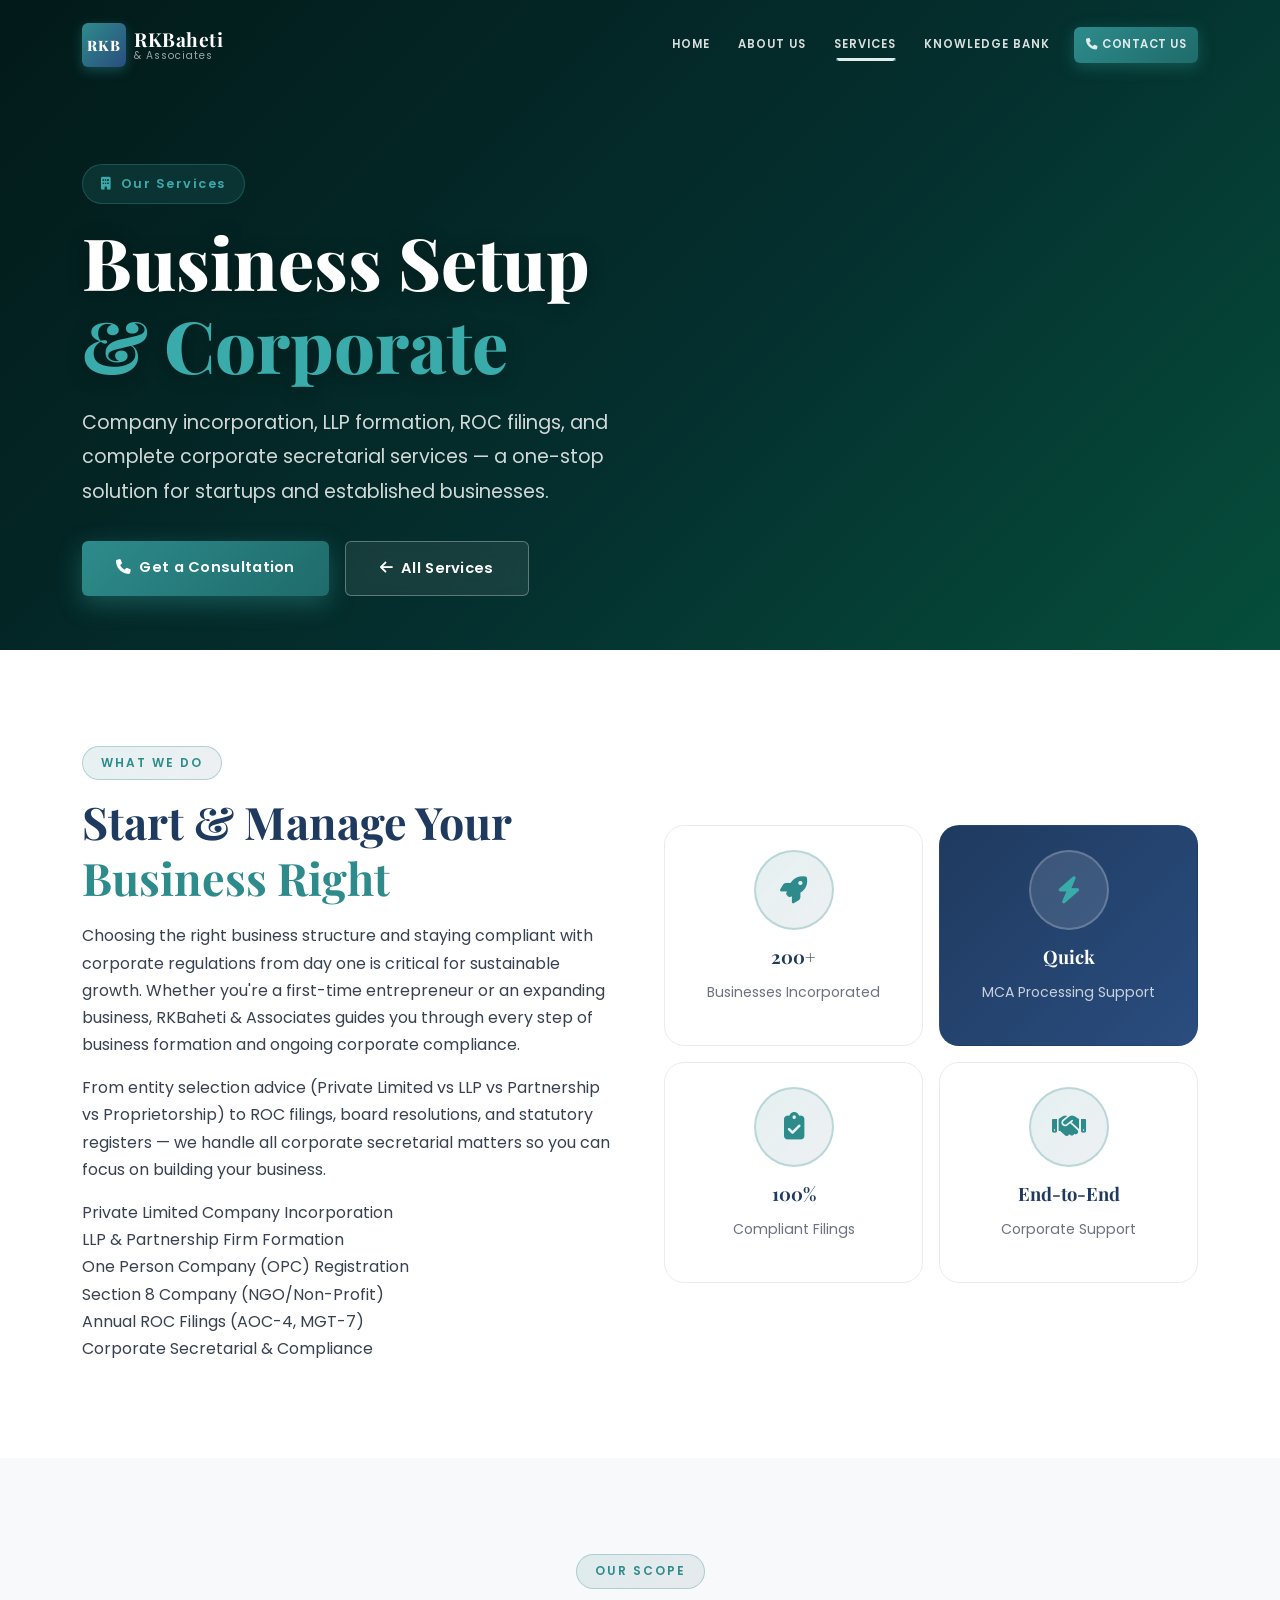
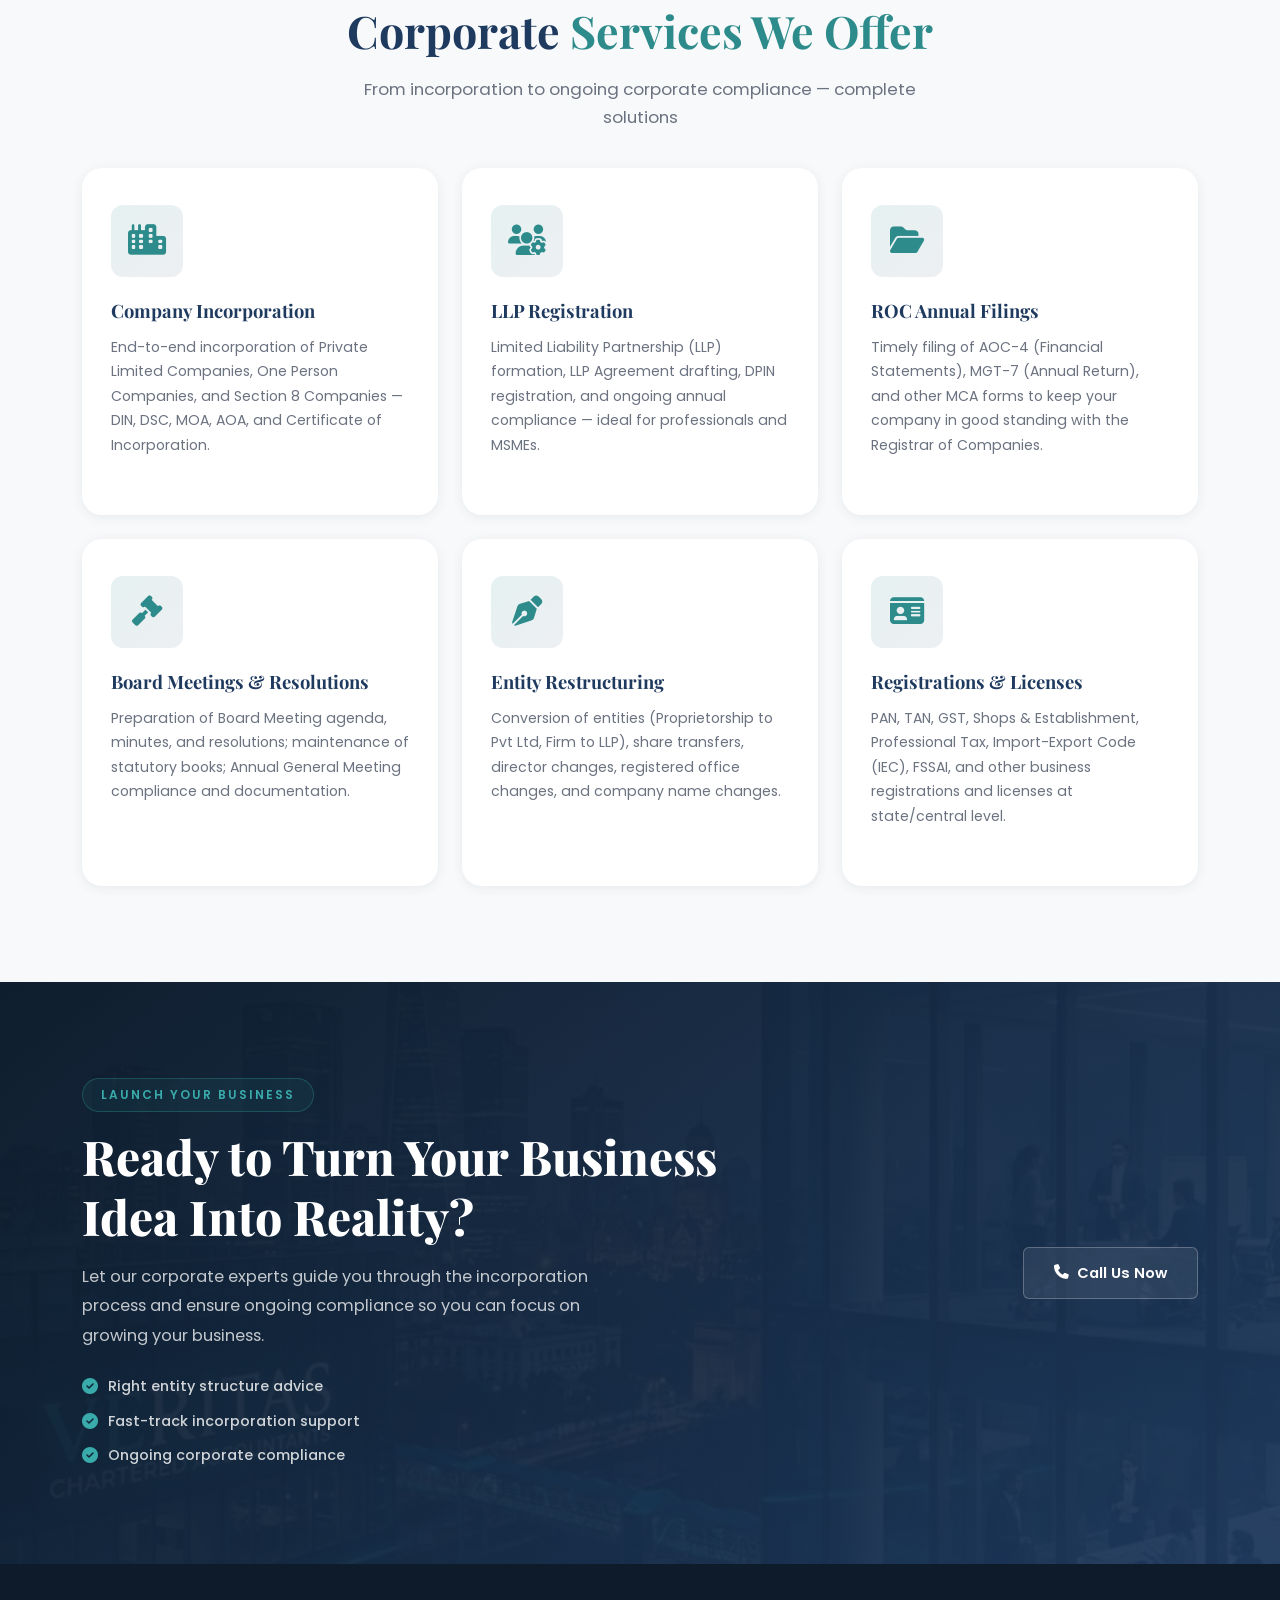
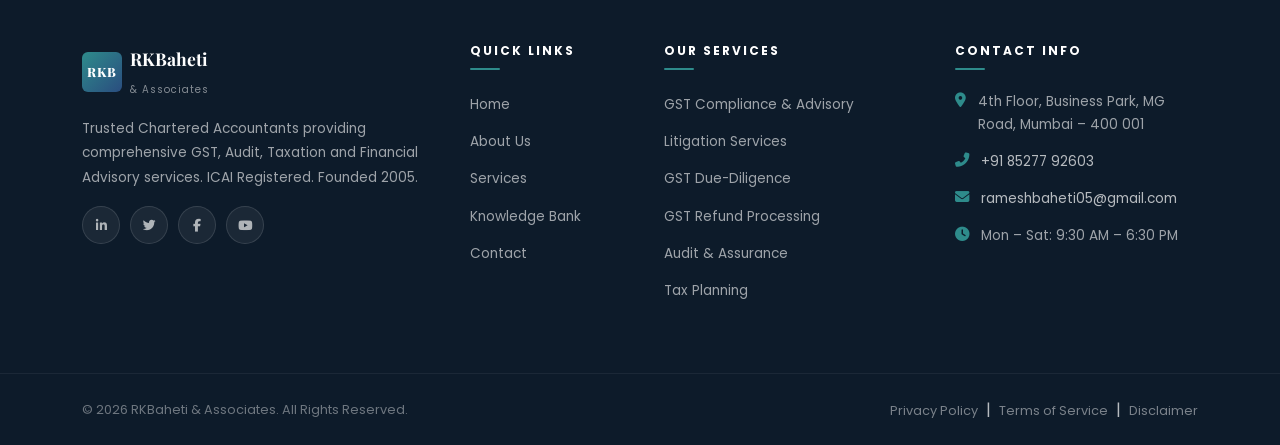
<file: services/business-setup.html>
<!DOCTYPE html>
<html lang="en">
<head>
    <meta charset="UTF-8" />
    <meta name="viewport" content="width=device-width, initial-scale=1.0" />
    <meta name="description" content="Business Setup & Corporate Services – RKBaheti & Associates. Company incorporation, LLP formation, ROC filings, and complete corporate secretarial services." />
    <title>Business Setup & Corporate | RKBaheti & Associates</title>
    <link rel="preconnect" href="https://fonts.googleapis.com" />
    <link rel="preconnect" href="https://fonts.gstatic.com" crossorigin />
    <link href="https://fonts.googleapis.com/css2?family=Playfair+Display:wght@400;500;600;700;800&family=Poppins:wght@300;400;500;600;700&display=swap" rel="stylesheet" />
    <link rel="stylesheet" href="https://cdn.jsdelivr.net/npm/bootstrap@5.3.3/dist/css/bootstrap.min.css" />
    <link rel="stylesheet" href="https://cdnjs.cloudflare.com/ajax/libs/font-awesome/6.5.1/css/all.min.css" />
    <link rel="stylesheet" href="https://cdn.jsdelivr.net/npm/aos@2.3.4/dist/aos.css" />
    <link rel="stylesheet" href="../assets/css/style.css" />
</head>
<body>
    <nav id="mainNav" class="navbar navbar-expand-lg fixed-top" aria-label="Main navigation">
        <div class="container-xl">
            <a class="navbar-brand d-flex align-items-center gap-2" href="../index.html#home">
                <div class="logo-emblem"><span class="logo-initials">RKB</span></div>
                <div class="logo-text"><span class="logo-name">RKBaheti</span><span class="logo-tagline">& Associates</span></div>
            </a>
            <button class="navbar-toggler" type="button" data-bs-toggle="collapse" data-bs-target="#navbarContent" aria-controls="navbarContent" aria-expanded="false" aria-label="Toggle navigation">
                <span class="hamburger-icon"><span></span><span></span><span></span></span>
            </button>
            <div class="collapse navbar-collapse" id="navbarContent">
                <ul class="navbar-nav ms-auto align-items-lg-center gap-lg-1">
                    <li class="nav-item"><a class="nav-link" href="../index.html#home">HOME</a></li>
                    <li class="nav-item">
                        <a class="nav-link" href="../index.html#philosophy">ABOUT US</a>
                    </li>
                    <li class="nav-item dropdown">
                        <a class="nav-link dropdown-toggle active" href="#" id="servicesDropdown" data-bs-toggle="dropdown" aria-expanded="false">SERVICES</a>
                        <ul class="dropdown-menu" aria-labelledby="servicesDropdown">
                            <li><a class="dropdown-item" href="gst-compliance.html"><i class="fas fa-file-invoice-dollar me-2"></i>GST Compliance & Advisory</a></li>
                            <li><a class="dropdown-item" href="litigation.html"><i class="fas fa-balance-scale me-2"></i>Litigation Services</a></li>
                            <li><a class="dropdown-item" href="gst-due-diligence.html"><i class="fas fa-search-dollar me-2"></i>GST Due-Diligence</a></li>
                            <li><a class="dropdown-item" href="gst-refund.html"><i class="fas fa-hand-holding-usd me-2"></i>GST Refund Processing</a></li>
                            <li><a class="dropdown-item" href="audit-assurance.html"><i class="fas fa-clipboard-check me-2"></i>Audit & Assurance</a></li>
                            <li><a class="dropdown-item" href="tax-planning.html"><i class="fas fa-chart-pie me-2"></i>Tax Planning & Advisory</a></li>
                            <li><a class="dropdown-item" href="business-setup.html"><i class="fas fa-building me-2"></i>Business Setup & Corporate</a></li>
                            <li><a class="dropdown-item" href="financial-advisory.html"><i class="fas fa-project-diagram me-2"></i>Financial Advisory</a></li>
                        </ul>
                    </li>
                    <li class="nav-item dropdown">
                        <a class="nav-link dropdown-toggle" href="#" id="knowledgeDropdown" data-bs-toggle="dropdown" aria-expanded="false">KNOWLEDGE BANK</a>
                        <ul class="dropdown-menu" aria-labelledby="knowledgeDropdown">
                            <li><a class="dropdown-item" href="../index.html#knowledge"><i class="fas fa-newspaper me-2"></i>GST Updates</a></li>
                            <li><a class="dropdown-item" href="../index.html#knowledge"><i class="fas fa-file-alt me-2"></i>Tax Circulars</a></li>
                            <li><a class="dropdown-item" href="../index.html#knowledge"><i class="fas fa-calendar-check me-2"></i>Compliance Calendar</a></li>
                            <li><a class="dropdown-item" href="../index.html#knowledge"><i class="fas fa-briefcase me-2"></i>Case Studies</a></li>
                        </ul>
                    </li>
                    <li class="nav-item ms-lg-2"><a class="nav-link nav-cta-btn" href="../index.html#contact"><i class="fas fa-phone me-1"></i>CONTACT US</a></li>
                </ul>
            </div>
        </div>
    </nav>

    <section class="hero-section" style="min-height:60vh;">
        <div class="hero-overlay"></div>
        <div class="container-xl hero-content">
            <div class="row align-items-center" style="min-height:60vh;">
                <div class="col-lg-8" data-aos="fade-right" data-aos-duration="1000">
                    <div class="hero-badge mb-3"><i class="fas fa-building me-2"></i>Our Services</div>
                    <h1 class="hero-title">Business Setup<br /><span class="hero-title-accent">& Corporate</span></h1>
                    <p class="hero-subtitle">Company incorporation, LLP formation, ROC filings, and complete corporate secretarial services — a one-stop solution for startups and established businesses.</p>
                    <div class="hero-actions d-flex flex-wrap gap-3">
                        <a href="../index.html#contact" class="btn btn-hero-primary"><i class="fas fa-phone me-2"></i>Get a Consultation</a>
                        <a href="../index.html#services" class="btn btn-hero-secondary"><i class="fas fa-arrow-left me-2"></i>All Services</a>
                    </div>
                </div>
            </div>
        </div>
    </section>

    <section class="section-pad">
        <div class="container-xl">
            <div class="row align-items-center g-5">
                <div class="col-lg-6" data-aos="fade-right">
                    <span class="section-badge">What We Do</span>
                    <h2 class="section-title">Start & Manage Your <span class="text-accent">Business Right</span></h2>
                    <p class="about-text">Choosing the right business structure and staying compliant with corporate regulations from day one is critical for sustainable growth. Whether you're a first-time entrepreneur or an expanding business, RKBaheti & Associates guides you through every step of business formation and ongoing corporate compliance.</p>
                    <p class="about-text">From entity selection advice (Private Limited vs LLP vs Partnership vs Proprietorship) to ROC filings, board resolutions, and statutory registers — we handle all corporate secretarial matters so you can focus on building your business.</p>
                    <ul class="about-list mt-3">
                        <li>Private Limited Company Incorporation</li>
                        <li>LLP & Partnership Firm Formation</li>
                        <li>One Person Company (OPC) Registration</li>
                        <li>Section 8 Company (NGO/Non-Profit)</li>
                        <li>Annual ROC Filings (AOC-4, MGT-7)</li>
                        <li>Corporate Secretarial & Compliance</li>
                    </ul>
                </div>
                <div class="col-lg-6" data-aos="fade-left">
                    <div class="row g-3">
                        <div class="col-6"><div class="why-card text-center p-4">
                            <div class="why-icon-ring mx-auto mb-3"><i class="fas fa-rocket"></i></div>
                            <h5 class="why-title">200+</h5><p class="why-desc">Businesses Incorporated</p>
                        </div></div>
                        <div class="col-6"><div class="why-card why-card-highlight text-center p-4">
                            <div class="why-icon-ring mx-auto mb-3"><i class="fas fa-bolt"></i></div>
                            <h5 class="why-title">Quick</h5><p class="why-desc">MCA Processing Support</p>
                        </div></div>
                        <div class="col-6"><div class="why-card text-center p-4">
                            <div class="why-icon-ring mx-auto mb-3"><i class="fas fa-clipboard-check"></i></div>
                            <h5 class="why-title">100%</h5><p class="why-desc">Compliant Filings</p>
                        </div></div>
                        <div class="col-6"><div class="why-card text-center p-4">
                            <div class="why-icon-ring mx-auto mb-3"><i class="fas fa-handshake"></i></div>
                            <h5 class="why-title">End-to-End</h5><p class="why-desc">Corporate Support</p>
                        </div></div>
                    </div>
                </div>
            </div>
        </div>
    </section>

    <section class="section-pad" style="background:var(--bg-light, #f8f9fa);">
        <div class="container-xl">
            <div class="section-header text-center" data-aos="fade-up">
                <span class="section-badge">Our Scope</span>
                <h2 class="section-title">Corporate <span class="text-accent">Services We Offer</span></h2>
                <p class="section-subtitle">From incorporation to ongoing corporate compliance — complete solutions</p>
            </div>
            <div class="row g-4 mt-2">
                <div class="col-lg-4 col-md-6" data-aos="fade-up" data-aos-delay="100">
                    <article class="service-card">
                        <div class="service-icon-wrap"><div class="service-icon-bg"></div><i class="fas fa-city service-icon"></i></div>
                        <h3 class="service-title">Company Incorporation</h3>
                        <p class="service-desc">End-to-end incorporation of Private Limited Companies, One Person Companies, and Section 8 Companies — DIN, DSC, MOA, AOA, and Certificate of Incorporation.</p>
                    </article>
                </div>
                <div class="col-lg-4 col-md-6" data-aos="fade-up" data-aos-delay="200">
                    <article class="service-card">
                        <div class="service-icon-wrap"><div class="service-icon-bg"></div><i class="fas fa-users-cog service-icon"></i></div>
                        <h3 class="service-title">LLP Registration</h3>
                        <p class="service-desc">Limited Liability Partnership (LLP) formation, LLP Agreement drafting, DPIN registration, and ongoing annual compliance — ideal for professionals and MSMEs.</p>
                    </article>
                </div>
                <div class="col-lg-4 col-md-6" data-aos="fade-up" data-aos-delay="300">
                    <article class="service-card">
                        <div class="service-icon-wrap"><div class="service-icon-bg"></div><i class="fas fa-folder-open service-icon"></i></div>
                        <h3 class="service-title">ROC Annual Filings</h3>
                        <p class="service-desc">Timely filing of AOC-4 (Financial Statements), MGT-7 (Annual Return), and other MCA forms to keep your company in good standing with the Registrar of Companies.</p>
                    </article>
                </div>
                <div class="col-lg-4 col-md-6" data-aos="fade-up" data-aos-delay="100">
                    <article class="service-card">
                        <div class="service-icon-wrap"><div class="service-icon-bg"></div><i class="fas fa-gavel service-icon"></i></div>
                        <h3 class="service-title">Board Meetings & Resolutions</h3>
                        <p class="service-desc">Preparation of Board Meeting agenda, minutes, and resolutions; maintenance of statutory books; Annual General Meeting compliance and documentation.</p>
                    </article>
                </div>
                <div class="col-lg-4 col-md-6" data-aos="fade-up" data-aos-delay="200">
                    <article class="service-card">
                        <div class="service-icon-wrap"><div class="service-icon-bg"></div><i class="fas fa-pen-nib service-icon"></i></div>
                        <h3 class="service-title">Entity Restructuring</h3>
                        <p class="service-desc">Conversion of entities (Proprietorship to Pvt Ltd, Firm to LLP), share transfers, director changes, registered office changes, and company name changes.</p>
                    </article>
                </div>
                <div class="col-lg-4 col-md-6" data-aos="fade-up" data-aos-delay="300">
                    <article class="service-card">
                        <div class="service-icon-wrap"><div class="service-icon-bg"></div><i class="fas fa-id-card service-icon"></i></div>
                        <h3 class="service-title">Registrations & Licenses</h3>
                        <p class="service-desc">PAN, TAN, GST, Shops & Establishment, Professional Tax, Import-Export Code (IEC), FSSAI, and other business registrations and licenses at state/central level.</p>
                    </article>
                </div>
            </div>
        </div>
    </section>

    <section class="cta-section">
        <div class="cta-overlay"></div>
        <div class="container-xl">
            <div class="row align-items-center">
                <div class="col-lg-8" data-aos="fade-right">
                    <span class="section-badge cta-badge">Launch Your Business</span>
                    <h2 class="cta-title">Ready to Turn Your Business Idea Into Reality?</h2>
                    <p class="cta-subtitle">Let our corporate experts guide you through the incorporation process and ensure ongoing compliance so you can focus on growing your business.</p>
                    <ul class="cta-features">
                        <li><i class="fas fa-check-circle"></i> Right entity structure advice</li>
                        <li><i class="fas fa-check-circle"></i> Fast-track incorporation support</li>
                        <li><i class="fas fa-check-circle"></i> Ongoing corporate compliance</li>
                    </ul>
                </div>
                <div class="col-lg-4 text-lg-end text-center mt-4 mt-lg-0" data-aos="fade-left">
                    <a href="tel:+918527792603" class="btn btn-cta-secondary"><i class="fas fa-phone me-2"></i>Call Us Now</a>
                </div>
            </div>
        </div>
    </section>

    <footer class="site-footer" role="contentinfo">
        <div class="footer-top"><div class="container-xl"><div class="row g-5">
            <div class="col-lg-4 col-md-6">
                <div class="footer-brand d-flex align-items-center gap-2 mb-3">
                    <div class="logo-emblem-sm"><span class="logo-initials-sm">RKB</span></div>
                    <div><span class="footer-brand-name">RKBaheti</span><span class="footer-brand-sub">& Associates</span></div>
                </div>
                <p class="footer-about-text">Trusted Chartered Accountants providing comprehensive GST, Audit, Taxation and Financial Advisory services. ICAI Registered. Founded 2005.</p>
                <div class="footer-socials mt-3">
                    <a href="#" class="footer-social-icon" aria-label="LinkedIn"><i class="fab fa-linkedin-in"></i></a>
                    <a href="#" class="footer-social-icon" aria-label="Twitter"><i class="fab fa-twitter"></i></a>
                    <a href="#" class="footer-social-icon" aria-label="Facebook"><i class="fab fa-facebook-f"></i></a>
                    <a href="#" class="footer-social-icon" aria-label="YouTube"><i class="fab fa-youtube"></i></a>
                </div>
            </div>
            <div class="col-lg-2 col-md-6 col-6">
                <h4 class="footer-heading">Quick Links</h4>
                <ul class="footer-links">
                    <li><a href="../index.html#home">Home</a></li>
                    <li><a href="../index.html#about">About Us</a></li>
                    <li><a href="../index.html#services">Services</a></li>
                    <li><a href="../index.html#knowledge">Knowledge Bank</a></li>
                    <li><a href="../index.html#contact">Contact</a></li>
                </ul>
            </div>
            <div class="col-lg-3 col-md-6 col-6">
                <h4 class="footer-heading">Our Services</h4>
                <ul class="footer-links">
                    <li><a href="gst-compliance.html">GST Compliance & Advisory</a></li>
                    <li><a href="litigation.html">Litigation Services</a></li>
                    <li><a href="gst-due-diligence.html">GST Due-Diligence</a></li>
                    <li><a href="gst-refund.html">GST Refund Processing</a></li>
                    <li><a href="audit-assurance.html">Audit & Assurance</a></li>
                    <li><a href="tax-planning.html">Tax Planning</a></li>
                </ul>
            </div>
            <div class="col-lg-3 col-md-6">
                <h4 class="footer-heading">Contact Info</h4>
                <ul class="footer-contact-list">
                    <li><i class="fas fa-map-marker-alt"></i><span>4th Floor, Business Park, MG Road, Mumbai – 400 001</span></li>
                    <li><i class="fas fa-phone-alt"></i><a href="tel:+918527792603">+91 85277 92603</a></li>
                    <li><i class="fas fa-envelope"></i><a href="mailto:rameshbaheti05@gmail.com">rameshbaheti05@gmail.com</a></li>
                    <li><i class="fas fa-clock"></i><span>Mon – Sat: 9:30 AM – 6:30 PM</span></li>
                </ul>
            </div>
        </div></div></div>
        <div class="footer-bottom"><div class="container-xl"><div class="row align-items-center">
            <div class="col-md-6 text-center text-md-start"><p>&copy; 2026 RKBaheti & Associates. All Rights Reserved.</p></div>
            <div class="col-md-6 text-center text-md-end">
                <a href="#">Privacy Policy</a><span class="mx-2">|</span><a href="#">Terms of Service</a><span class="mx-2">|</span><a href="#">Disclaimer</a>
            </div>
        </div></div></div>
    </footer>
    <button id="scrollTopBtn" class="scroll-top-btn" aria-label="Scroll to top"><i class="fas fa-chevron-up"></i></button>
    <script src="https://cdn.jsdelivr.net/npm/bootstrap@5.3.3/dist/js/bootstrap.bundle.min.js"></script>
    <script src="https://cdn.jsdelivr.net/npm/aos@2.3.4/dist/aos.js"></script>
    <script src="../assets/js/main.js"></script>
</body>
</html>
</file>
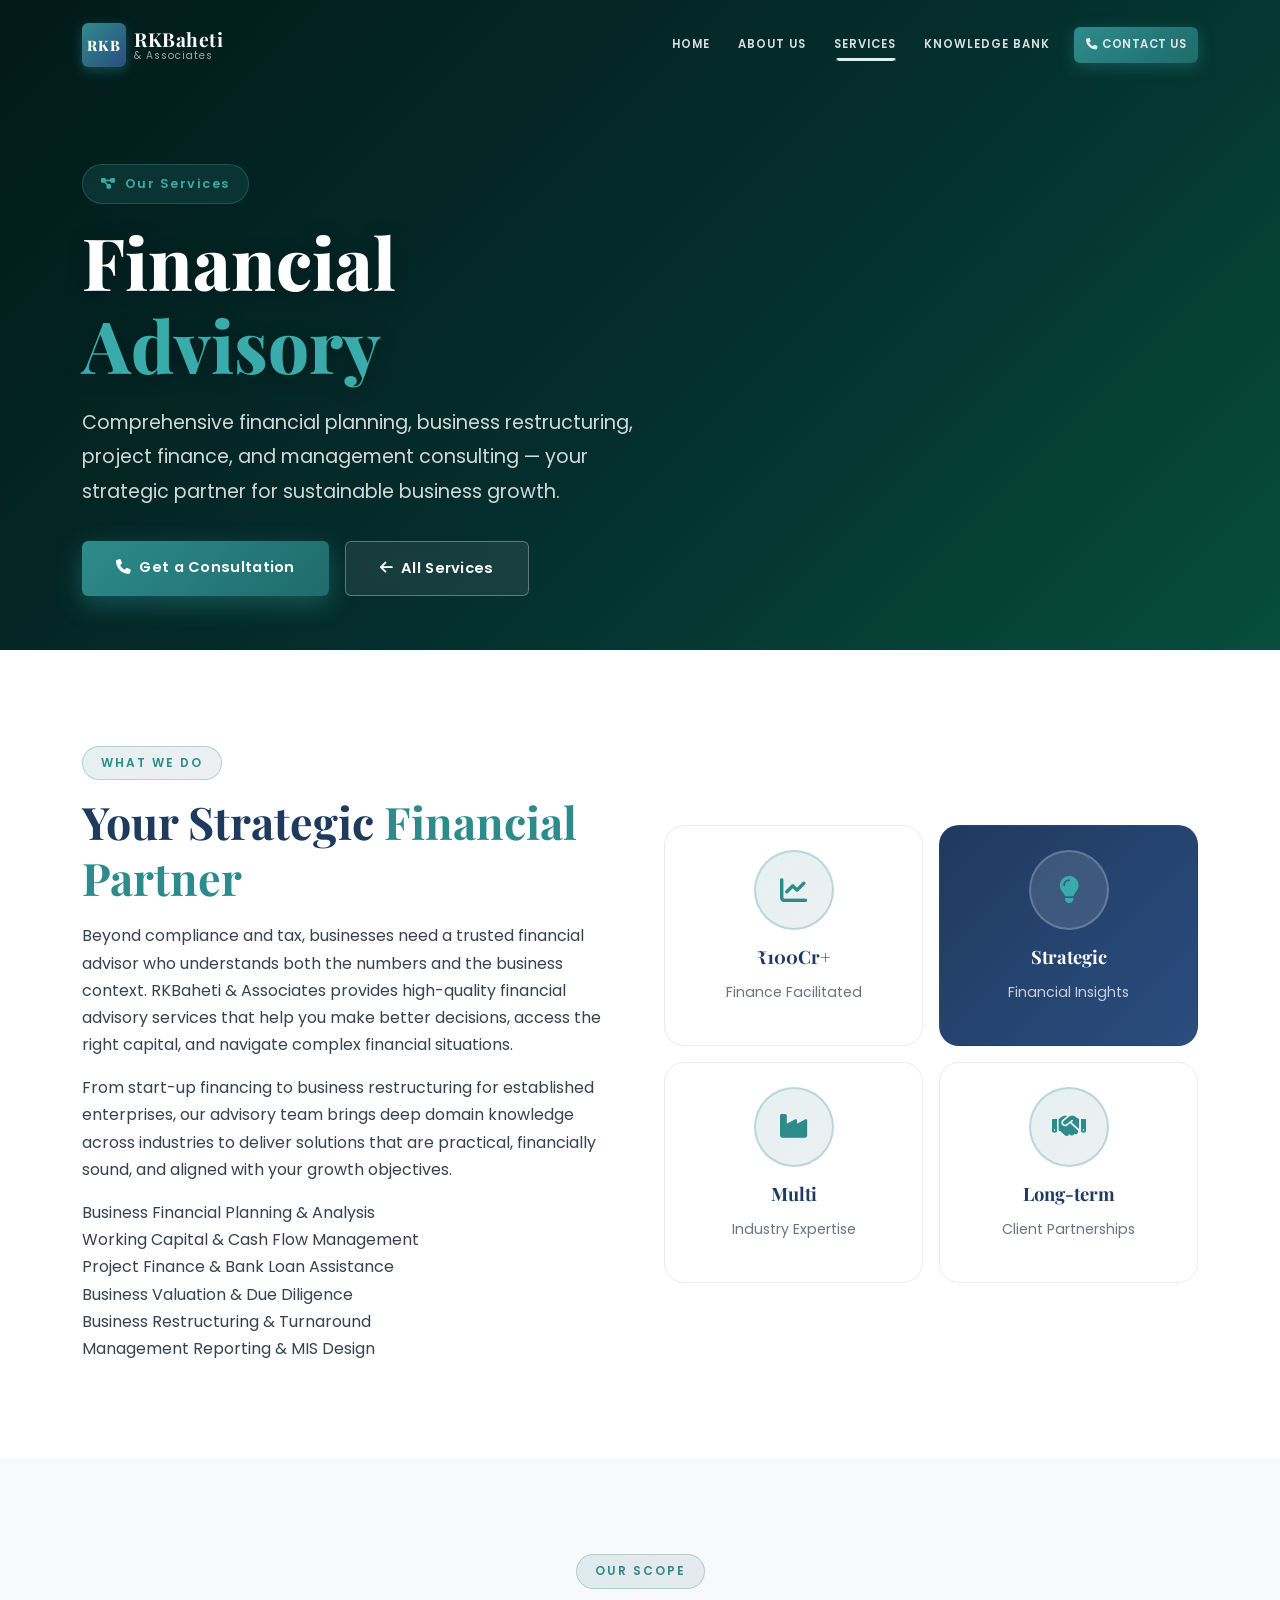
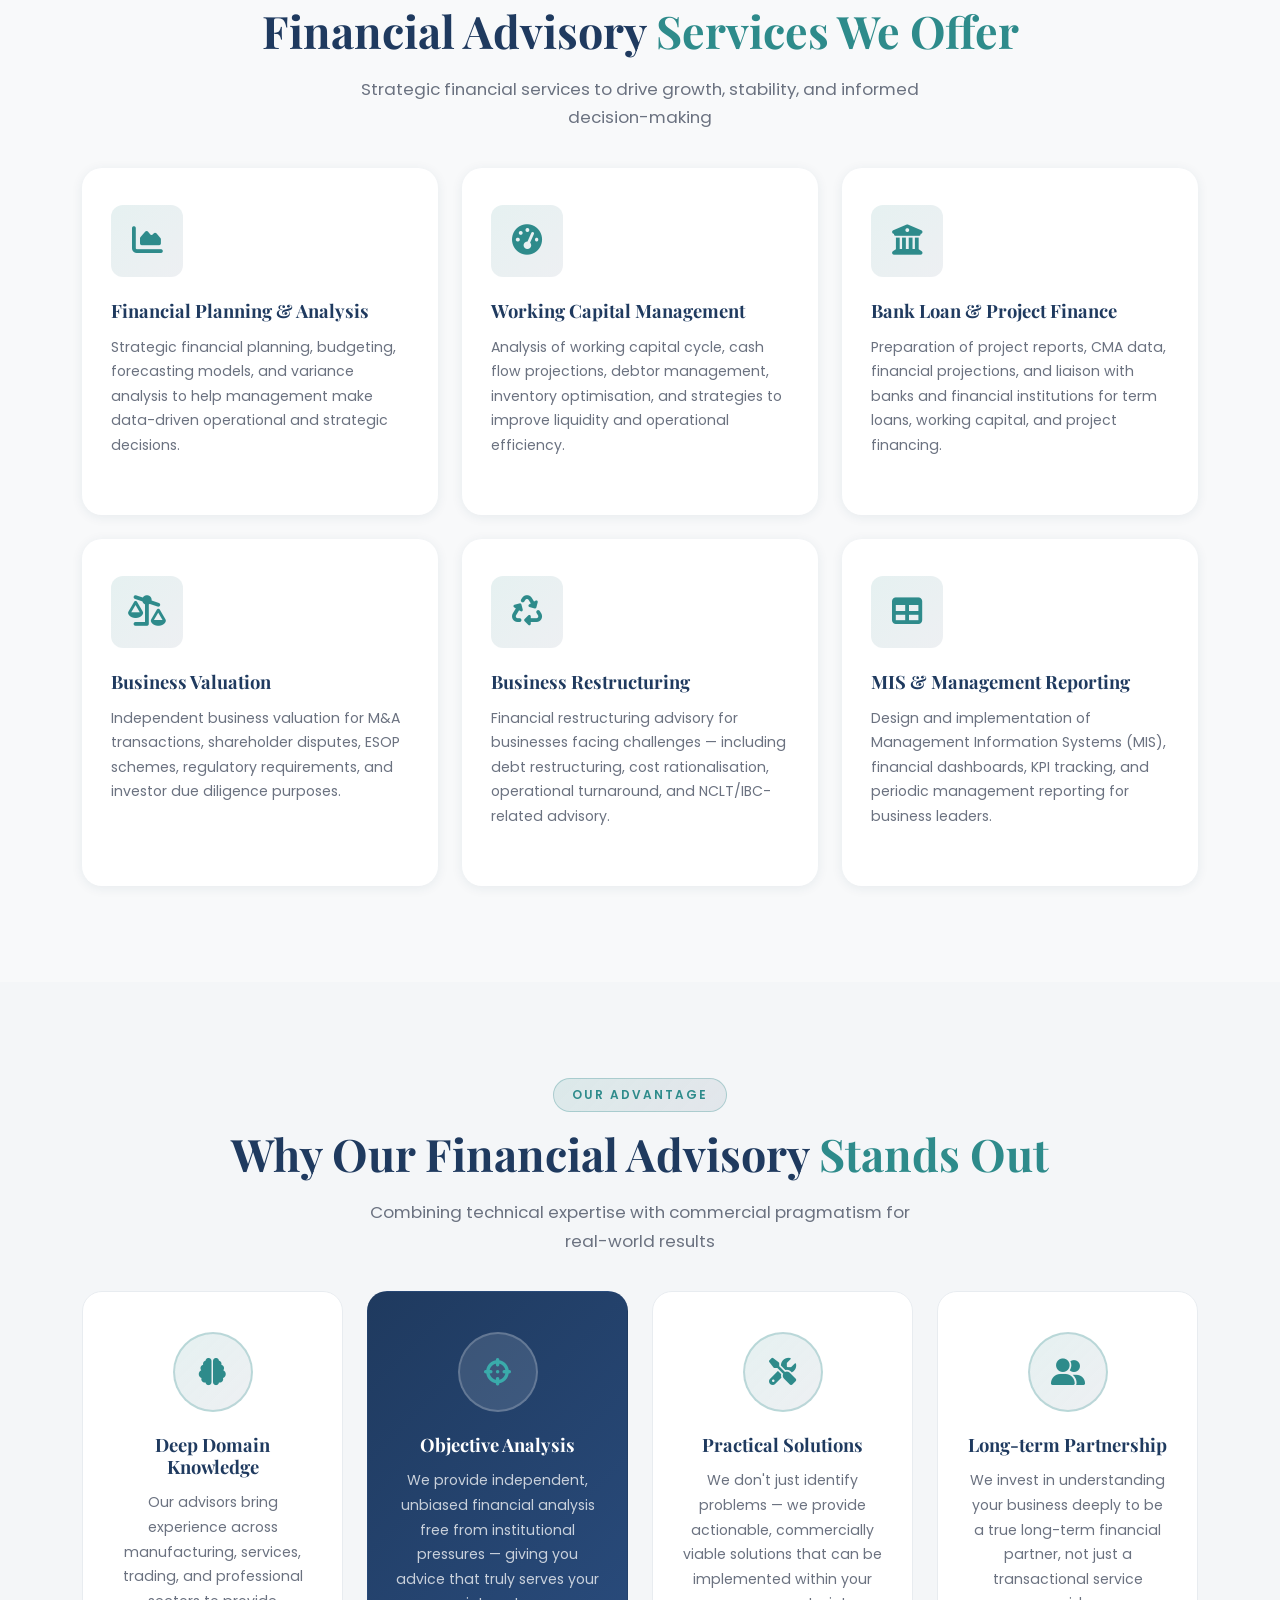
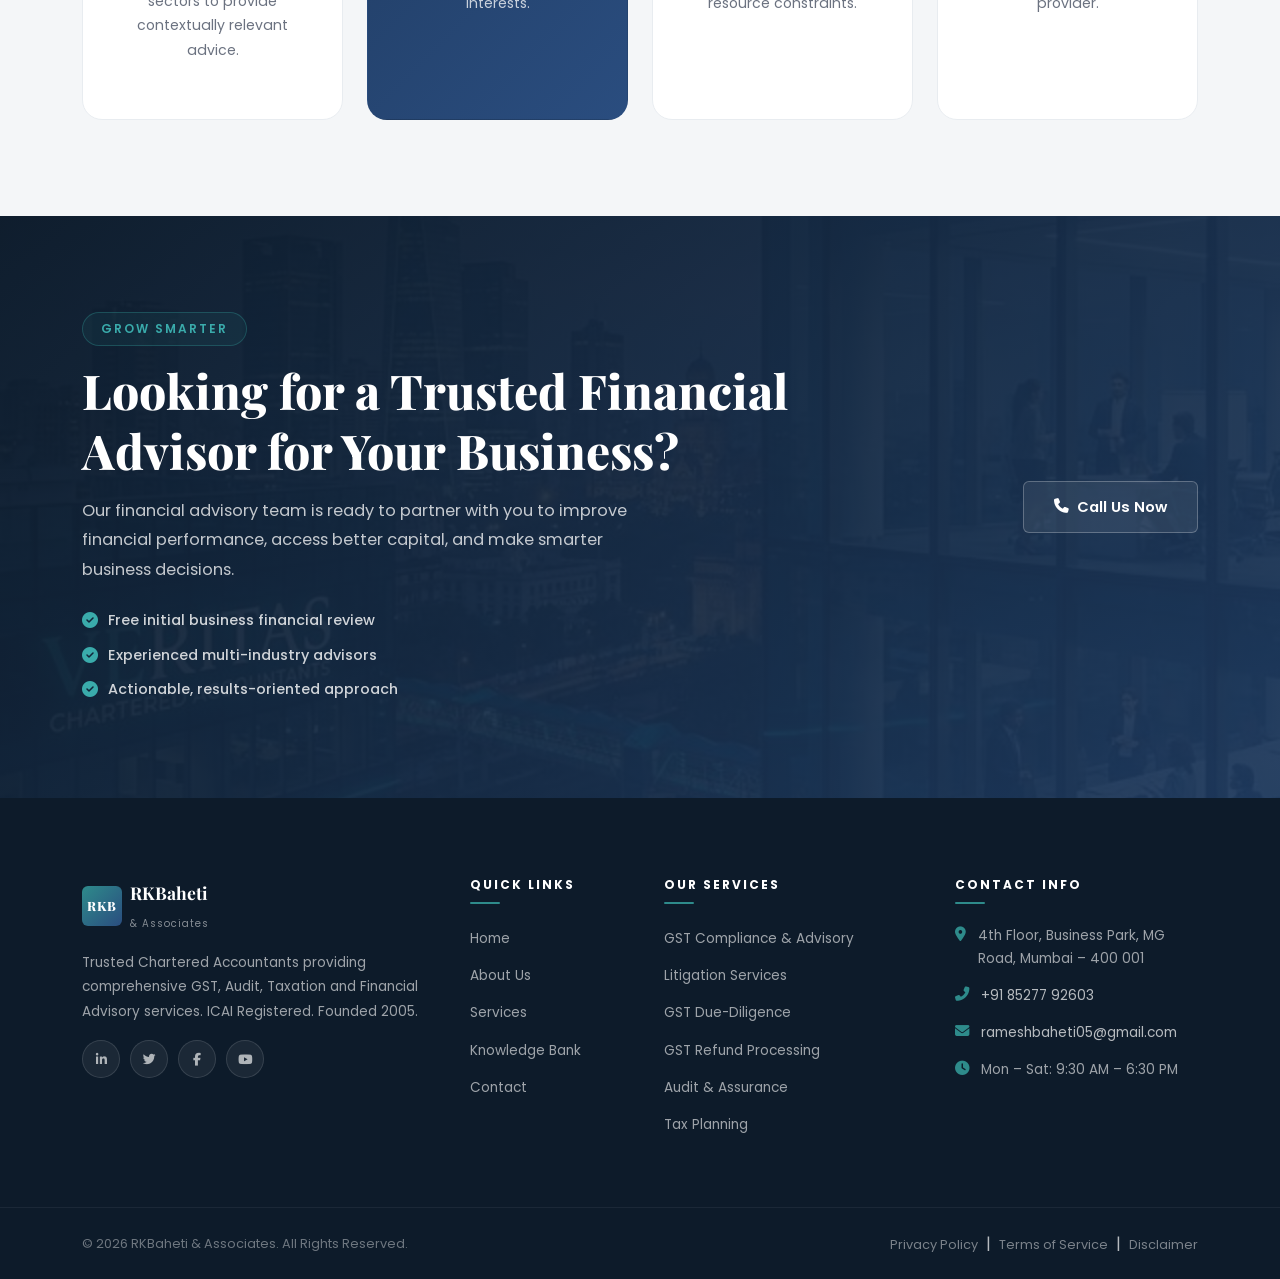
<file: services/financial-advisory.html>
<!DOCTYPE html>
<html lang="en">
<head>
    <meta charset="UTF-8" />
    <meta name="viewport" content="width=device-width, initial-scale=1.0" />
    <meta name="description" content="Financial Advisory – RKBaheti & Associates. Comprehensive financial planning, business restructuring, project finance assistance, and management consulting for business growth." />
    <title>Financial Advisory | RKBaheti & Associates</title>
    <link rel="preconnect" href="https://fonts.googleapis.com" />
    <link rel="preconnect" href="https://fonts.gstatic.com" crossorigin />
    <link href="https://fonts.googleapis.com/css2?family=Playfair+Display:wght@400;500;600;700;800&family=Poppins:wght@300;400;500;600;700&display=swap" rel="stylesheet" />
    <link rel="stylesheet" href="https://cdn.jsdelivr.net/npm/bootstrap@5.3.3/dist/css/bootstrap.min.css" />
    <link rel="stylesheet" href="https://cdnjs.cloudflare.com/ajax/libs/font-awesome/6.5.1/css/all.min.css" />
    <link rel="stylesheet" href="https://cdn.jsdelivr.net/npm/aos@2.3.4/dist/aos.css" />
    <link rel="stylesheet" href="../assets/css/style.css" />
</head>
<body>
    <nav id="mainNav" class="navbar navbar-expand-lg fixed-top" aria-label="Main navigation">
        <div class="container-xl">
            <a class="navbar-brand d-flex align-items-center gap-2" href="../index.html#home">
                <div class="logo-emblem"><span class="logo-initials">RKB</span></div>
                <div class="logo-text"><span class="logo-name">RKBaheti</span><span class="logo-tagline">& Associates</span></div>
            </a>
            <button class="navbar-toggler" type="button" data-bs-toggle="collapse" data-bs-target="#navbarContent" aria-controls="navbarContent" aria-expanded="false" aria-label="Toggle navigation">
                <span class="hamburger-icon"><span></span><span></span><span></span></span>
            </button>
            <div class="collapse navbar-collapse" id="navbarContent">
                <ul class="navbar-nav ms-auto align-items-lg-center gap-lg-1">
                    <li class="nav-item"><a class="nav-link" href="../index.html#home">HOME</a></li>
                    <li class="nav-item">
                        <a class="nav-link" href="../index.html#philosophy">ABOUT US</a>
                    </li>
                    <li class="nav-item dropdown">
                        <a class="nav-link dropdown-toggle active" href="#" id="servicesDropdown" data-bs-toggle="dropdown" aria-expanded="false">SERVICES</a>
                        <ul class="dropdown-menu" aria-labelledby="servicesDropdown">
                            <li><a class="dropdown-item" href="gst-compliance.html"><i class="fas fa-file-invoice-dollar me-2"></i>GST Compliance & Advisory</a></li>
                            <li><a class="dropdown-item" href="litigation.html"><i class="fas fa-balance-scale me-2"></i>Litigation Services</a></li>
                            <li><a class="dropdown-item" href="gst-due-diligence.html"><i class="fas fa-search-dollar me-2"></i>GST Due-Diligence</a></li>
                            <li><a class="dropdown-item" href="gst-refund.html"><i class="fas fa-hand-holding-usd me-2"></i>GST Refund Processing</a></li>
                            <li><a class="dropdown-item" href="audit-assurance.html"><i class="fas fa-clipboard-check me-2"></i>Audit & Assurance</a></li>
                            <li><a class="dropdown-item" href="tax-planning.html"><i class="fas fa-chart-pie me-2"></i>Tax Planning & Advisory</a></li>
                            <li><a class="dropdown-item" href="business-setup.html"><i class="fas fa-building me-2"></i>Business Setup & Corporate</a></li>
                            <li><a class="dropdown-item" href="financial-advisory.html"><i class="fas fa-project-diagram me-2"></i>Financial Advisory</a></li>
                        </ul>
                    </li>
                    <li class="nav-item dropdown">
                        <a class="nav-link dropdown-toggle" href="#" id="knowledgeDropdown" data-bs-toggle="dropdown" aria-expanded="false">KNOWLEDGE BANK</a>
                        <ul class="dropdown-menu" aria-labelledby="knowledgeDropdown">
                            <li><a class="dropdown-item" href="../index.html#knowledge"><i class="fas fa-newspaper me-2"></i>GST Updates</a></li>
                            <li><a class="dropdown-item" href="../index.html#knowledge"><i class="fas fa-file-alt me-2"></i>Tax Circulars</a></li>
                            <li><a class="dropdown-item" href="../index.html#knowledge"><i class="fas fa-calendar-check me-2"></i>Compliance Calendar</a></li>
                            <li><a class="dropdown-item" href="../index.html#knowledge"><i class="fas fa-briefcase me-2"></i>Case Studies</a></li>
                        </ul>
                    </li>
                    <li class="nav-item ms-lg-2"><a class="nav-link nav-cta-btn" href="../index.html#contact"><i class="fas fa-phone me-1"></i>CONTACT US</a></li>
                </ul>
            </div>
        </div>
    </nav>

    <section class="hero-section" style="min-height:60vh;">
        <div class="hero-overlay"></div>
        <div class="container-xl hero-content">
            <div class="row align-items-center" style="min-height:60vh;">
                <div class="col-lg-8" data-aos="fade-right" data-aos-duration="1000">
                    <div class="hero-badge mb-3"><i class="fas fa-project-diagram me-2"></i>Our Services</div>
                    <h1 class="hero-title">Financial<br /><span class="hero-title-accent">Advisory</span></h1>
                    <p class="hero-subtitle">Comprehensive financial planning, business restructuring, project finance, and management consulting — your strategic partner for sustainable business growth.</p>
                    <div class="hero-actions d-flex flex-wrap gap-3">
                        <a href="../index.html#contact" class="btn btn-hero-primary"><i class="fas fa-phone me-2"></i>Get a Consultation</a>
                        <a href="../index.html#services" class="btn btn-hero-secondary"><i class="fas fa-arrow-left me-2"></i>All Services</a>
                    </div>
                </div>
            </div>
        </div>
    </section>

    <section class="section-pad">
        <div class="container-xl">
            <div class="row align-items-center g-5">
                <div class="col-lg-6" data-aos="fade-right">
                    <span class="section-badge">What We Do</span>
                    <h2 class="section-title">Your Strategic <span class="text-accent">Financial Partner</span></h2>
                    <p class="about-text">Beyond compliance and tax, businesses need a trusted financial advisor who understands both the numbers and the business context. RKBaheti & Associates provides high-quality financial advisory services that help you make better decisions, access the right capital, and navigate complex financial situations.</p>
                    <p class="about-text">From start-up financing to business restructuring for established enterprises, our advisory team brings deep domain knowledge across industries to deliver solutions that are practical, financially sound, and aligned with your growth objectives.</p>
                    <ul class="about-list mt-3">
                        <li>Business Financial Planning & Analysis</li>
                        <li>Working Capital & Cash Flow Management</li>
                        <li>Project Finance & Bank Loan Assistance</li>
                        <li>Business Valuation & Due Diligence</li>
                        <li>Business Restructuring & Turnaround</li>
                        <li>Management Reporting & MIS Design</li>
                    </ul>
                </div>
                <div class="col-lg-6" data-aos="fade-left">
                    <div class="row g-3">
                        <div class="col-6"><div class="why-card text-center p-4">
                            <div class="why-icon-ring mx-auto mb-3"><i class="fas fa-chart-line"></i></div>
                            <h5 class="why-title">₹100Cr+</h5><p class="why-desc">Finance Facilitated</p>
                        </div></div>
                        <div class="col-6"><div class="why-card why-card-highlight text-center p-4">
                            <div class="why-icon-ring mx-auto mb-3"><i class="fas fa-lightbulb"></i></div>
                            <h5 class="why-title">Strategic</h5><p class="why-desc">Financial Insights</p>
                        </div></div>
                        <div class="col-6"><div class="why-card text-center p-4">
                            <div class="why-icon-ring mx-auto mb-3"><i class="fas fa-industry"></i></div>
                            <h5 class="why-title">Multi</h5><p class="why-desc">Industry Expertise</p>
                        </div></div>
                        <div class="col-6"><div class="why-card text-center p-4">
                            <div class="why-icon-ring mx-auto mb-3"><i class="fas fa-handshake"></i></div>
                            <h5 class="why-title">Long-term</h5><p class="why-desc">Client Partnerships</p>
                        </div></div>
                    </div>
                </div>
            </div>
        </div>
    </section>

    <section class="section-pad" style="background:var(--bg-light, #f8f9fa);">
        <div class="container-xl">
            <div class="section-header text-center" data-aos="fade-up">
                <span class="section-badge">Our Scope</span>
                <h2 class="section-title">Financial Advisory <span class="text-accent">Services We Offer</span></h2>
                <p class="section-subtitle">Strategic financial services to drive growth, stability, and informed decision-making</p>
            </div>
            <div class="row g-4 mt-2">
                <div class="col-lg-4 col-md-6" data-aos="fade-up" data-aos-delay="100">
                    <article class="service-card">
                        <div class="service-icon-wrap"><div class="service-icon-bg"></div><i class="fas fa-chart-area service-icon"></i></div>
                        <h3 class="service-title">Financial Planning & Analysis</h3>
                        <p class="service-desc">Strategic financial planning, budgeting, forecasting models, and variance analysis to help management make data-driven operational and strategic decisions.</p>
                    </article>
                </div>
                <div class="col-lg-4 col-md-6" data-aos="fade-up" data-aos-delay="200">
                    <article class="service-card">
                        <div class="service-icon-wrap"><div class="service-icon-bg"></div><i class="fas fa-tachometer-alt service-icon"></i></div>
                        <h3 class="service-title">Working Capital Management</h3>
                        <p class="service-desc">Analysis of working capital cycle, cash flow projections, debtor management, inventory optimisation, and strategies to improve liquidity and operational efficiency.</p>
                    </article>
                </div>
                <div class="col-lg-4 col-md-6" data-aos="fade-up" data-aos-delay="300">
                    <article class="service-card">
                        <div class="service-icon-wrap"><div class="service-icon-bg"></div><i class="fas fa-university service-icon"></i></div>
                        <h3 class="service-title">Bank Loan & Project Finance</h3>
                        <p class="service-desc">Preparation of project reports, CMA data, financial projections, and liaison with banks and financial institutions for term loans, working capital, and project financing.</p>
                    </article>
                </div>
                <div class="col-lg-4 col-md-6" data-aos="fade-up" data-aos-delay="100">
                    <article class="service-card">
                        <div class="service-icon-wrap"><div class="service-icon-bg"></div><i class="fas fa-balance-scale-right service-icon"></i></div>
                        <h3 class="service-title">Business Valuation</h3>
                        <p class="service-desc">Independent business valuation for M&A transactions, shareholder disputes, ESOP schemes, regulatory requirements, and investor due diligence purposes.</p>
                    </article>
                </div>
                <div class="col-lg-4 col-md-6" data-aos="fade-up" data-aos-delay="200">
                    <article class="service-card">
                        <div class="service-icon-wrap"><div class="service-icon-bg"></div><i class="fas fa-recycle service-icon"></i></div>
                        <h3 class="service-title">Business Restructuring</h3>
                        <p class="service-desc">Financial restructuring advisory for businesses facing challenges — including debt restructuring, cost rationalisation, operational turnaround, and NCLT/IBC-related advisory.</p>
                    </article>
                </div>
                <div class="col-lg-4 col-md-6" data-aos="fade-up" data-aos-delay="300">
                    <article class="service-card">
                        <div class="service-icon-wrap"><div class="service-icon-bg"></div><i class="fas fa-table service-icon"></i></div>
                        <h3 class="service-title">MIS & Management Reporting</h3>
                        <p class="service-desc">Design and implementation of Management Information Systems (MIS), financial dashboards, KPI tracking, and periodic management reporting for business leaders.</p>
                    </article>
                </div>
            </div>
        </div>
    </section>

    <!-- WHY CHOOSE US for Financial Advisory -->
    <section class="section-pad why-section">
        <div class="container-xl">
            <div class="section-header text-center" data-aos="fade-up">
                <span class="section-badge">Our Advantage</span>
                <h2 class="section-title">Why Our Financial Advisory <span class="text-accent">Stands Out</span></h2>
                <p class="section-subtitle">Combining technical expertise with commercial pragmatism for real-world results</p>
            </div>
            <div class="row g-4 mt-2">
                <div class="col-lg-3 col-md-6" data-aos="fade-up" data-aos-delay="100">
                    <div class="why-card">
                        <div class="why-icon-ring"><i class="fas fa-brain"></i></div>
                        <h3 class="why-title">Deep Domain Knowledge</h3>
                        <p class="why-desc">Our advisors bring experience across manufacturing, services, trading, and professional sectors to provide contextually relevant advice.</p>
                    </div>
                </div>
                <div class="col-lg-3 col-md-6" data-aos="fade-up" data-aos-delay="200">
                    <div class="why-card why-card-highlight">
                        <div class="why-icon-ring"><i class="fas fa-crosshairs"></i></div>
                        <h3 class="why-title">Objective Analysis</h3>
                        <p class="why-desc">We provide independent, unbiased financial analysis free from institutional pressures — giving you advice that truly serves your interests.</p>
                    </div>
                </div>
                <div class="col-lg-3 col-md-6" data-aos="fade-up" data-aos-delay="300">
                    <div class="why-card">
                        <div class="why-icon-ring"><i class="fas fa-tools"></i></div>
                        <h3 class="why-title">Practical Solutions</h3>
                        <p class="why-desc">We don't just identify problems — we provide actionable, commercially viable solutions that can be implemented within your resource constraints.</p>
                    </div>
                </div>
                <div class="col-lg-3 col-md-6" data-aos="fade-up" data-aos-delay="400">
                    <div class="why-card">
                        <div class="why-icon-ring"><i class="fas fa-user-friends"></i></div>
                        <h3 class="why-title">Long-term Partnership</h3>
                        <p class="why-desc">We invest in understanding your business deeply to be a true long-term financial partner, not just a transactional service provider.</p>
                    </div>
                </div>
            </div>
        </div>
    </section>

    <section class="cta-section">
        <div class="cta-overlay"></div>
        <div class="container-xl">
            <div class="row align-items-center">
                <div class="col-lg-8" data-aos="fade-right">
                    <span class="section-badge cta-badge">Grow Smarter</span>
                    <h2 class="cta-title">Looking for a Trusted Financial Advisor for Your Business?</h2>
                    <p class="cta-subtitle">Our financial advisory team is ready to partner with you to improve financial performance, access better capital, and make smarter business decisions.</p>
                    <ul class="cta-features">
                        <li><i class="fas fa-check-circle"></i> Free initial business financial review</i></li>
                        <li><i class="fas fa-check-circle"></i> Experienced multi-industry advisors</li>
                        <li><i class="fas fa-check-circle"></i> Actionable, results-oriented approach</li>
                    </ul>
                </div>
                <div class="col-lg-4 text-lg-end text-center mt-4 mt-lg-0" data-aos="fade-left">
                    <a href="tel:+918527792603" class="btn btn-cta-secondary"><i class="fas fa-phone me-2"></i>Call Us Now</a>
                </div>
            </div>
        </div>
    </section>

    <footer class="site-footer" role="contentinfo">
        <div class="footer-top"><div class="container-xl"><div class="row g-5">
            <div class="col-lg-4 col-md-6">
                <div class="footer-brand d-flex align-items-center gap-2 mb-3">
                    <div class="logo-emblem-sm"><span class="logo-initials-sm">RKB</span></div>
                    <div><span class="footer-brand-name">RKBaheti</span><span class="footer-brand-sub">& Associates</span></div>
                </div>
                <p class="footer-about-text">Trusted Chartered Accountants providing comprehensive GST, Audit, Taxation and Financial Advisory services. ICAI Registered. Founded 2005.</p>
                <div class="footer-socials mt-3">
                    <a href="#" class="footer-social-icon" aria-label="LinkedIn"><i class="fab fa-linkedin-in"></i></a>
                    <a href="#" class="footer-social-icon" aria-label="Twitter"><i class="fab fa-twitter"></i></a>
                    <a href="#" class="footer-social-icon" aria-label="Facebook"><i class="fab fa-facebook-f"></i></a>
                    <a href="#" class="footer-social-icon" aria-label="YouTube"><i class="fab fa-youtube"></i></a>
                </div>
            </div>
            <div class="col-lg-2 col-md-6 col-6">
                <h4 class="footer-heading">Quick Links</h4>
                <ul class="footer-links">
                    <li><a href="../index.html#home">Home</a></li>
                    <li><a href="../index.html#about">About Us</a></li>
                    <li><a href="../index.html#services">Services</a></li>
                    <li><a href="../index.html#knowledge">Knowledge Bank</a></li>
                    <li><a href="../index.html#contact">Contact</a></li>
                </ul>
            </div>
            <div class="col-lg-3 col-md-6 col-6">
                <h4 class="footer-heading">Our Services</h4>
                <ul class="footer-links">
                    <li><a href="gst-compliance.html">GST Compliance & Advisory</a></li>
                    <li><a href="litigation.html">Litigation Services</a></li>
                    <li><a href="gst-due-diligence.html">GST Due-Diligence</a></li>
                    <li><a href="gst-refund.html">GST Refund Processing</a></li>
                    <li><a href="audit-assurance.html">Audit & Assurance</a></li>
                    <li><a href="tax-planning.html">Tax Planning</a></li>
                </ul>
            </div>
            <div class="col-lg-3 col-md-6">
                <h4 class="footer-heading">Contact Info</h4>
                <ul class="footer-contact-list">
                    <li><i class="fas fa-map-marker-alt"></i><span>4th Floor, Business Park, MG Road, Mumbai – 400 001</span></li>
                    <li><i class="fas fa-phone-alt"></i><a href="tel:+918527792603">+91 85277 92603</a></li>
                    <li><i class="fas fa-envelope"></i><a href="mailto:rameshbaheti05@gmail.com">rameshbaheti05@gmail.com</a></li>
                    <li><i class="fas fa-clock"></i><span>Mon – Sat: 9:30 AM – 6:30 PM</span></li>
                </ul>
            </div>
        </div></div></div>
        <div class="footer-bottom"><div class="container-xl"><div class="row align-items-center">
            <div class="col-md-6 text-center text-md-start"><p>&copy; 2026 RKBaheti & Associates. All Rights Reserved.</p></div>
            <div class="col-md-6 text-center text-md-end">
                <a href="#">Privacy Policy</a><span class="mx-2">|</span><a href="#">Terms of Service</a><span class="mx-2">|</span><a href="#">Disclaimer</a>
            </div>
        </div></div></div>
    </footer>
    <button id="scrollTopBtn" class="scroll-top-btn" aria-label="Scroll to top"><i class="fas fa-chevron-up"></i></button>
    <script src="https://cdn.jsdelivr.net/npm/bootstrap@5.3.3/dist/js/bootstrap.bundle.min.js"></script>
    <script src="https://cdn.jsdelivr.net/npm/aos@2.3.4/dist/aos.js"></script>
    <script src="../assets/js/main.js"></script>
</body>
</html>
</file>
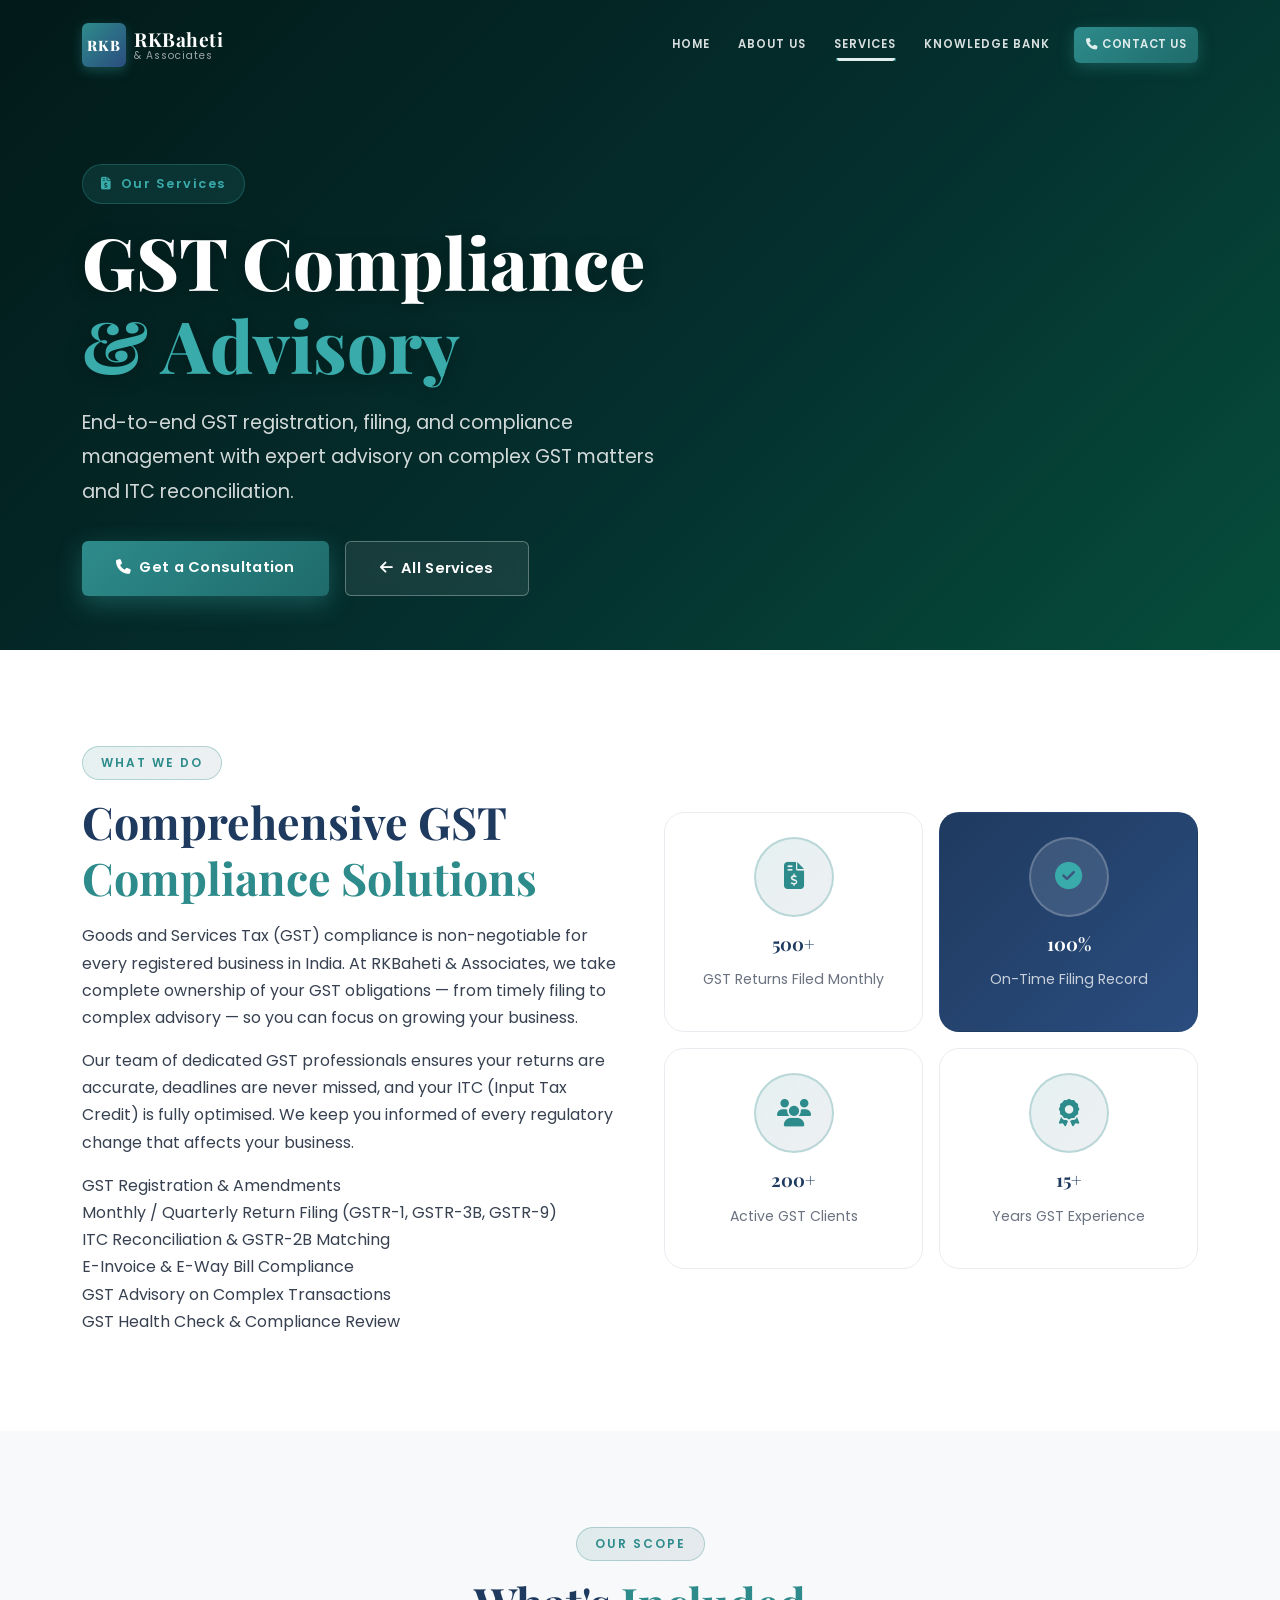
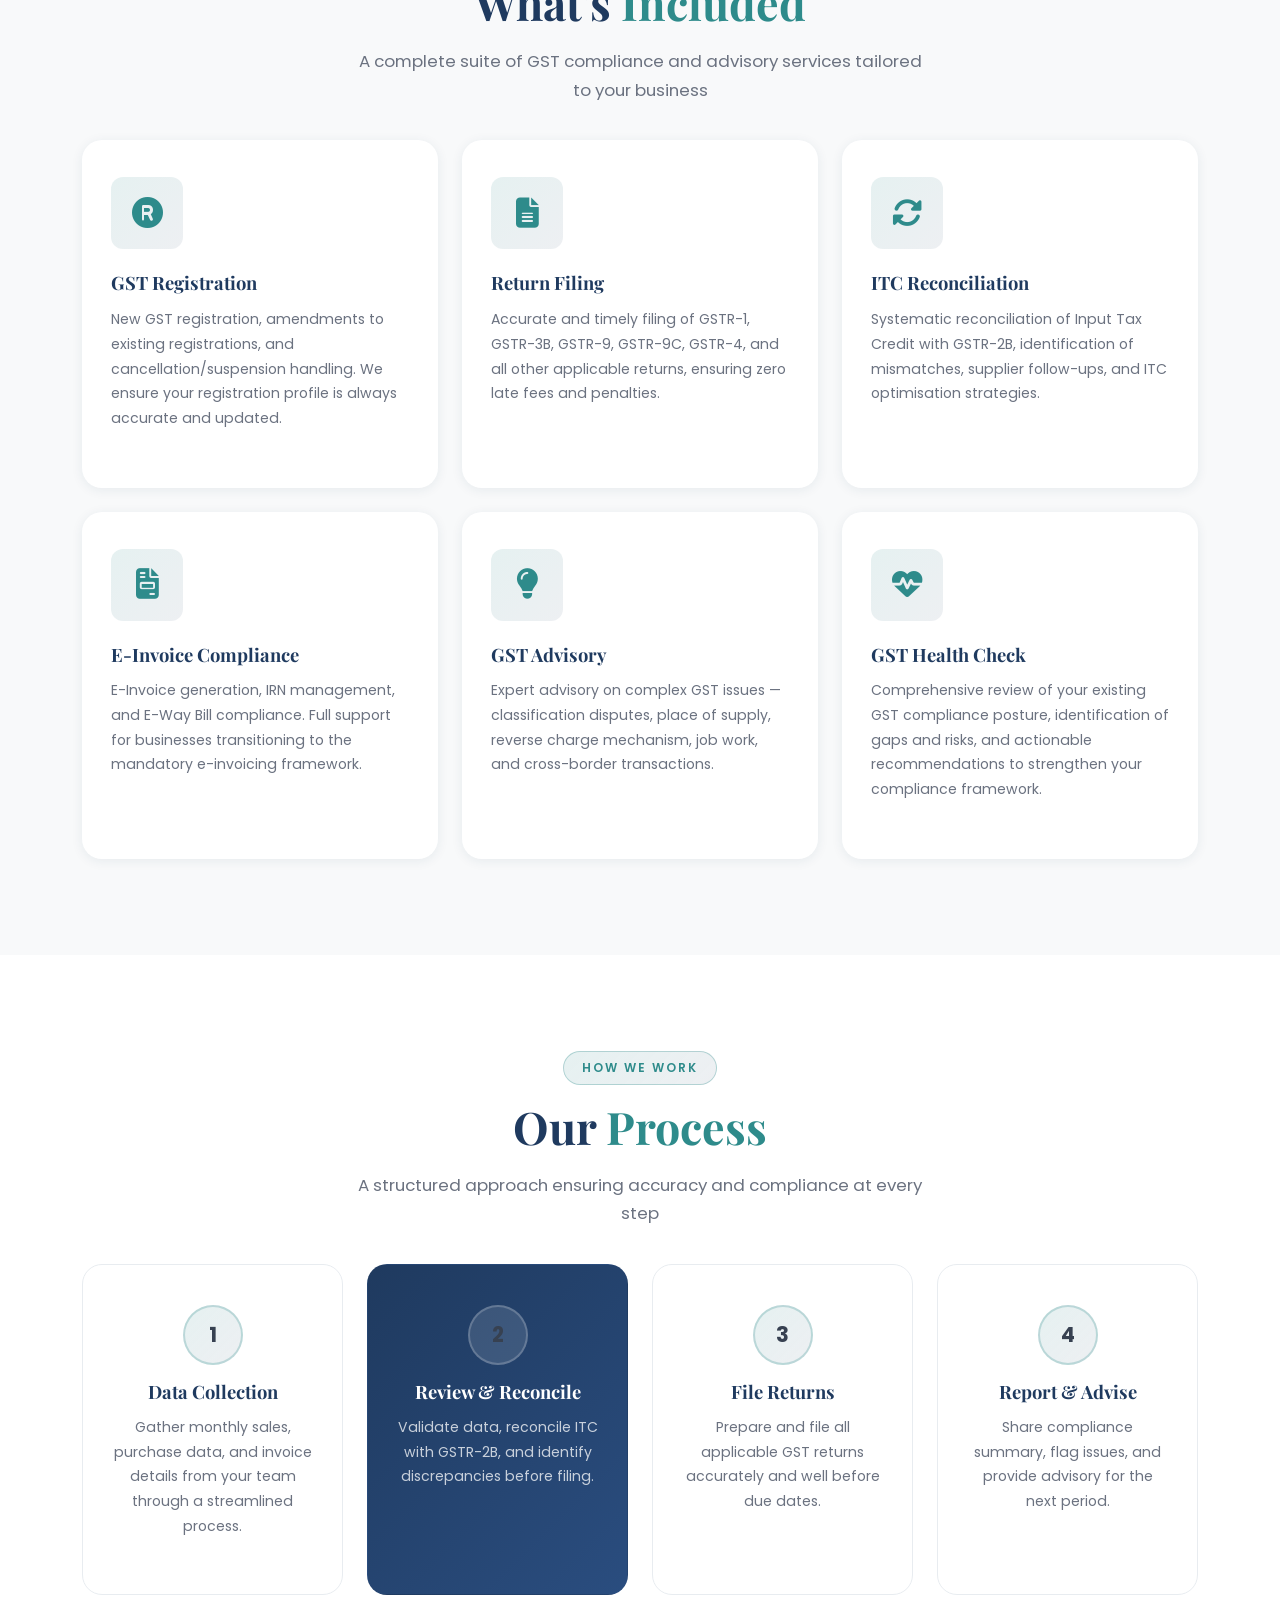
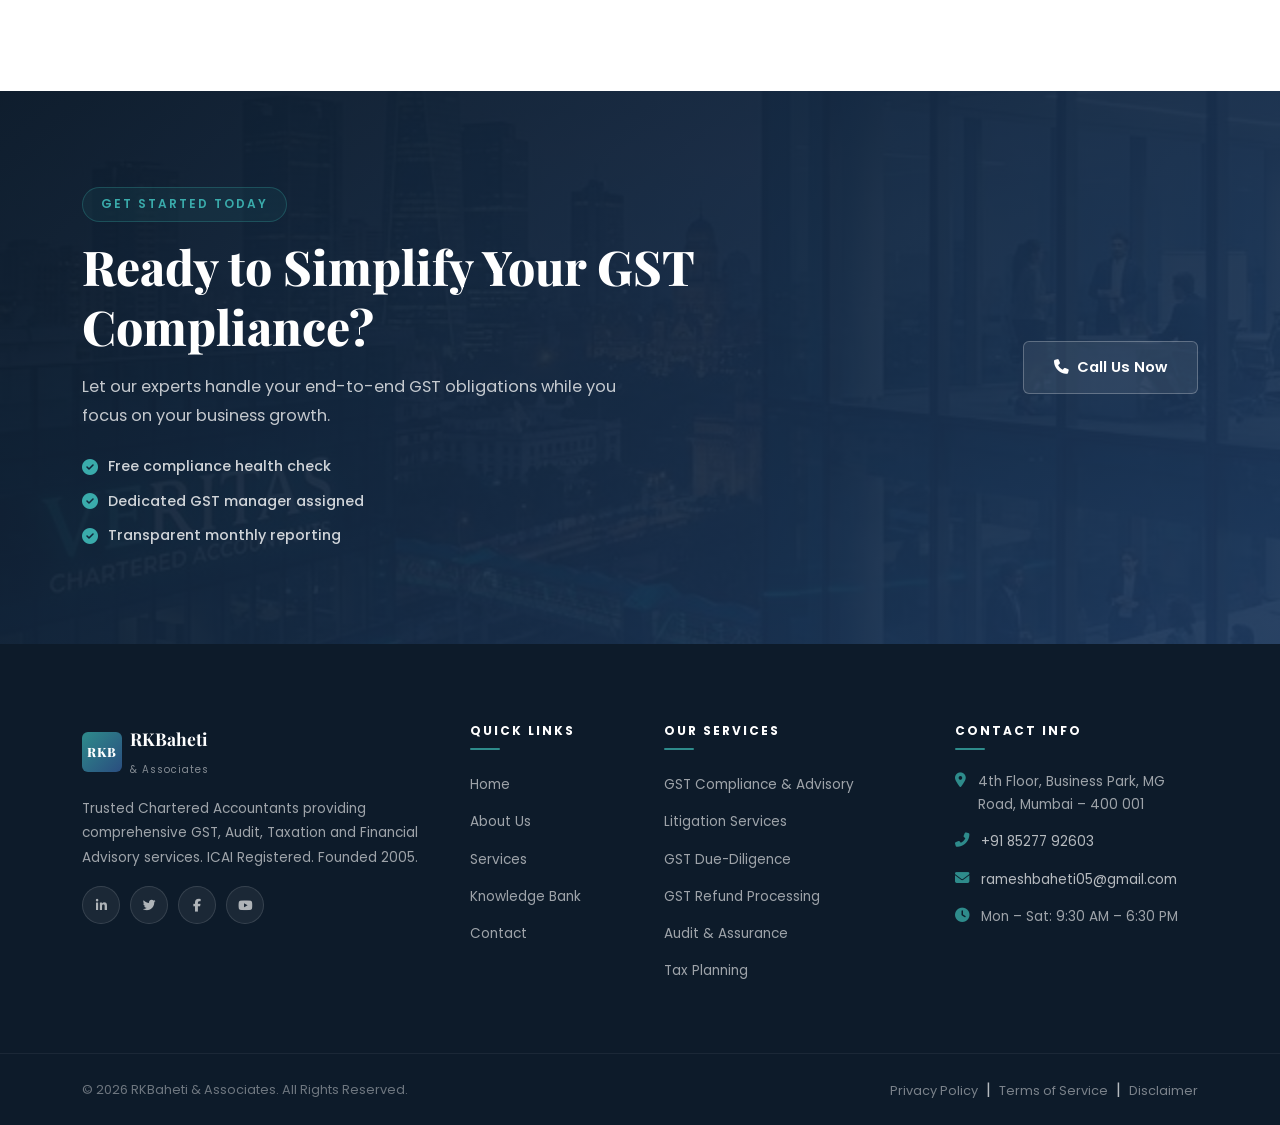
<file: services/gst-compliance.html>
<!DOCTYPE html>
<html lang="en">

<head>
    <meta charset="UTF-8" />
    <meta name="viewport" content="width=device-width, initial-scale=1.0" />
    <meta name="description"
        content="GST Compliance & Advisory – RKBaheti & Associates. End-to-end GST registration, filing, compliance management, and expert advisory on complex GST matters." />
    <title>GST Compliance & Advisory | RKBaheti & Associates</title>
    <link rel="preconnect" href="https://fonts.googleapis.com" />
    <link rel="preconnect" href="https://fonts.gstatic.com" crossorigin />
    <link
        href="https://fonts.googleapis.com/css2?family=Playfair+Display:wght@400;500;600;700;800&family=Poppins:wght@300;400;500;600;700&display=swap"
        rel="stylesheet" />
    <link rel="stylesheet" href="https://cdn.jsdelivr.net/npm/bootstrap@5.3.3/dist/css/bootstrap.min.css" />
    <link rel="stylesheet" href="https://cdnjs.cloudflare.com/ajax/libs/font-awesome/6.5.1/css/all.min.css" />
    <link rel="stylesheet" href="https://cdn.jsdelivr.net/npm/aos@2.3.4/dist/aos.css" />
    <link rel="stylesheet" href="../assets/css/style.css" />
</head>

<body>

    <!-- ========== NAVBAR ========== -->
    <nav id="mainNav" class="navbar navbar-expand-lg fixed-top" aria-label="Main navigation">
        <div class="container-xl">
            <a class="navbar-brand d-flex align-items-center gap-2" href="../index.html#home"
                aria-label="RKBaheti Home">
                <div class="logo-emblem" aria-hidden="true"><span class="logo-initials">RKB</span></div>
                <div class="logo-text">
                    <span class="logo-name">RKBaheti</span>
                    <span class="logo-tagline">& Associates</span>
                </div>
            </a>
            <button class="navbar-toggler" type="button" data-bs-toggle="collapse" data-bs-target="#navbarContent"
                aria-controls="navbarContent" aria-expanded="false" aria-label="Toggle navigation">
                <span class="hamburger-icon"><span></span><span></span><span></span></span>
            </button>
            <div class="collapse navbar-collapse" id="navbarContent">
                <ul class="navbar-nav ms-auto align-items-lg-center gap-lg-1">
                    <li class="nav-item"><a class="nav-link" href="../index.html#home">HOME</a></li>
                    <li class="nav-item">
                        <a class="nav-link" href="../index.html#philosophy">ABOUT US</a>
                    </li>
                    <li class="nav-item dropdown">
                        <a class="nav-link dropdown-toggle active" href="#" id="servicesDropdown"
                            data-bs-toggle="dropdown" aria-expanded="false">SERVICES</a>
                        <ul class="dropdown-menu" aria-labelledby="servicesDropdown">
                            <li><a class="dropdown-item" href="gst-compliance.html"><i
                                        class="fas fa-file-invoice-dollar me-2"></i>GST Compliance & Advisory</a></li>
                            <li><a class="dropdown-item" href="litigation.html"><i
                                        class="fas fa-balance-scale me-2"></i>Litigation Services</a></li>
                            <li><a class="dropdown-item" href="gst-due-diligence.html"><i
                                        class="fas fa-search-dollar me-2"></i>GST Due-Diligence</a></li>
                            <li><a class="dropdown-item" href="gst-refund.html"><i
                                        class="fas fa-hand-holding-usd me-2"></i>GST Refund Processing</a></li>
                            <li><a class="dropdown-item" href="audit-assurance.html"><i
                                        class="fas fa-clipboard-check me-2"></i>Audit & Assurance</a></li>
                            <li><a class="dropdown-item" href="tax-planning.html"><i
                                        class="fas fa-chart-pie me-2"></i>Tax Planning & Advisory</a></li>
                            <li><a class="dropdown-item" href="business-setup.html"><i
                                        class="fas fa-building me-2"></i>Business Setup & Corporate</a></li>
                            <li><a class="dropdown-item" href="financial-advisory.html"><i
                                        class="fas fa-project-diagram me-2"></i>Financial Advisory</a></li>
                        </ul>
                    </li>
                    <li class="nav-item dropdown">
                        <a class="nav-link dropdown-toggle" href="#" id="knowledgeDropdown" data-bs-toggle="dropdown"
                            aria-expanded="false">KNOWLEDGE BANK</a>
                        <ul class="dropdown-menu" aria-labelledby="knowledgeDropdown">
                            <li><a class="dropdown-item" href="../index.html#knowledge"><i
                                        class="fas fa-newspaper me-2"></i>GST Updates</a></li>
                            <li><a class="dropdown-item" href="../index.html#knowledge"><i
                                        class="fas fa-file-alt me-2"></i>Tax Circulars</a></li>
                            <li><a class="dropdown-item" href="../index.html#knowledge"><i
                                        class="fas fa-calendar-check me-2"></i>Compliance Calendar</a></li>
                            <li><a class="dropdown-item" href="../index.html#knowledge"><i
                                        class="fas fa-briefcase me-2"></i>Case Studies</a></li>
                        </ul>
                    </li>

                    <li class="nav-item ms-lg-2">
                        <a class="nav-link nav-cta-btn" href="../index.html#contact"><i
                                class="fas fa-phone me-1"></i>CONTACT US</a>
                    </li>
                </ul>
            </div>
        </div>
    </nav>

    <!-- ========== SERVICE HERO ========== -->
    <section class="hero-section" style="min-height:60vh;" aria-label="GST Compliance & Advisory">
        <div class="hero-overlay"></div>
        <div class="container-xl hero-content">
            <div class="row align-items-center" style="min-height:60vh;">
                <div class="col-lg-8" data-aos="fade-right" data-aos-duration="1000">
                    <div class="hero-badge mb-3"><i class="fas fa-file-invoice-dollar me-2"></i>Our Services</div>
                    <h1 class="hero-title">GST Compliance<br /><span class="hero-title-accent">& Advisory</span></h1>
                    <p class="hero-subtitle">End-to-end GST registration, filing, and compliance management with expert
                        advisory on complex GST matters and ITC reconciliation.</p>
                    <div class="hero-actions d-flex flex-wrap gap-3">
                        <a href="../index.html#contact" class="btn btn-hero-primary"><i
                                class="fas fa-phone me-2"></i>Get a Consultation</a>
                        <a href="../index.html#services" class="btn btn-hero-secondary"><i
                                class="fas fa-arrow-left me-2"></i>All Services</a>
                    </div>
                </div>
            </div>
        </div>
    </section>

    <!-- ========== OVERVIEW ========== -->
    <section class="section-pad" aria-label="Service Overview">
        <div class="container-xl">
            <div class="row align-items-center g-5">
                <div class="col-lg-6" data-aos="fade-right">
                    <span class="section-badge">What We Do</span>
                    <h2 class="section-title">Comprehensive GST <span class="text-accent">Compliance Solutions</span>
                    </h2>
                    <p class="about-text">Goods and Services Tax (GST) compliance is non-negotiable for every registered
                        business in India. At RKBaheti & Associates, we take complete ownership of your GST obligations
                        — from timely filing to complex advisory — so you can focus on growing your business.</p>
                    <p class="about-text">Our team of dedicated GST professionals ensures your returns are accurate,
                        deadlines are never missed, and your ITC (Input Tax Credit) is fully optimised. We keep you
                        informed of every regulatory change that affects your business.</p>
                    <ul class="about-list mt-3">
                        <li>GST Registration & Amendments</li>
                        <li>Monthly / Quarterly Return Filing (GSTR-1, GSTR-3B, GSTR-9)</li>
                        <li>ITC Reconciliation & GSTR-2B Matching</li>
                        <li>E-Invoice & E-Way Bill Compliance</li>
                        <li>GST Advisory on Complex Transactions</li>
                        <li>GST Health Check & Compliance Review</li>
                    </ul>
                </div>
                <div class="col-lg-6" data-aos="fade-left">
                    <div class="row g-3">
                        <div class="col-6">
                            <div class="why-card text-center p-4">
                                <div class="why-icon-ring mx-auto mb-3"><i class="fas fa-file-invoice-dollar"></i></div>
                                <h5 class="why-title">500+</h5>
                                <p class="why-desc">GST Returns Filed Monthly</p>
                            </div>
                        </div>
                        <div class="col-6">
                            <div class="why-card why-card-highlight text-center p-4">
                                <div class="why-icon-ring mx-auto mb-3"><i class="fas fa-check-circle"></i></div>
                                <h5 class="why-title">100%</h5>
                                <p class="why-desc">On-Time Filing Record</p>
                            </div>
                        </div>
                        <div class="col-6">
                            <div class="why-card text-center p-4">
                                <div class="why-icon-ring mx-auto mb-3"><i class="fas fa-users"></i></div>
                                <h5 class="why-title">200+</h5>
                                <p class="why-desc">Active GST Clients</p>
                            </div>
                        </div>
                        <div class="col-6">
                            <div class="why-card text-center p-4">
                                <div class="why-icon-ring mx-auto mb-3"><i class="fas fa-award"></i></div>
                                <h5 class="why-title">15+</h5>
                                <p class="why-desc">Years GST Experience</p>
                            </div>
                        </div>
                    </div>
                </div>
            </div>
        </div>
    </section>

    <!-- ========== SERVICES DETAIL ========== -->
    <section class="section-pad" style="background:var(--bg-light, #f8f9fa);" aria-label="Service Details">
        <div class="container-xl">
            <div class="section-header text-center" data-aos="fade-up">
                <span class="section-badge">Our Scope</span>
                <h2 class="section-title">What's <span class="text-accent">Included</span></h2>
                <p class="section-subtitle">A complete suite of GST compliance and advisory services tailored to your
                    business</p>
            </div>
            <div class="row g-4 mt-2">
                <div class="col-lg-4 col-md-6" data-aos="fade-up" data-aos-delay="100">
                    <article class="service-card">
                        <div class="service-icon-wrap">
                            <div class="service-icon-bg"></div><i class="fas fa-registered service-icon"></i>
                        </div>
                        <h3 class="service-title">GST Registration</h3>
                        <p class="service-desc">New GST registration, amendments to existing registrations, and
                            cancellation/suspension handling. We ensure your registration profile is always accurate and
                            updated.</p>
                    </article>
                </div>
                <div class="col-lg-4 col-md-6" data-aos="fade-up" data-aos-delay="200">
                    <article class="service-card">
                        <div class="service-icon-wrap">
                            <div class="service-icon-bg"></div><i class="fas fa-file-alt service-icon"></i>
                        </div>
                        <h3 class="service-title">Return Filing</h3>
                        <p class="service-desc">Accurate and timely filing of GSTR-1, GSTR-3B, GSTR-9, GSTR-9C, GSTR-4,
                            and all other applicable returns, ensuring zero late fees and penalties.</p>
                    </article>
                </div>
                <div class="col-lg-4 col-md-6" data-aos="fade-up" data-aos-delay="300">
                    <article class="service-card">
                        <div class="service-icon-wrap">
                            <div class="service-icon-bg"></div><i class="fas fa-sync-alt service-icon"></i>
                        </div>
                        <h3 class="service-title">ITC Reconciliation</h3>
                        <p class="service-desc">Systematic reconciliation of Input Tax Credit with GSTR-2B,
                            identification of mismatches, supplier follow-ups, and ITC optimisation strategies.</p>
                    </article>
                </div>
                <div class="col-lg-4 col-md-6" data-aos="fade-up" data-aos-delay="100">
                    <article class="service-card">
                        <div class="service-icon-wrap">
                            <div class="service-icon-bg"></div><i class="fas fa-file-invoice service-icon"></i>
                        </div>
                        <h3 class="service-title">E-Invoice Compliance</h3>
                        <p class="service-desc">E-Invoice generation, IRN management, and E-Way Bill compliance. Full
                            support for businesses transitioning to the mandatory e-invoicing framework.</p>
                    </article>
                </div>
                <div class="col-lg-4 col-md-6" data-aos="fade-up" data-aos-delay="200">
                    <article class="service-card">
                        <div class="service-icon-wrap">
                            <div class="service-icon-bg"></div><i class="fas fa-lightbulb service-icon"></i>
                        </div>
                        <h3 class="service-title">GST Advisory</h3>
                        <p class="service-desc">Expert advisory on complex GST issues — classification disputes, place
                            of supply, reverse charge mechanism, job work, and cross-border transactions.</p>
                    </article>
                </div>
                <div class="col-lg-4 col-md-6" data-aos="fade-up" data-aos-delay="300">
                    <article class="service-card">
                        <div class="service-icon-wrap">
                            <div class="service-icon-bg"></div><i class="fas fa-heartbeat service-icon"></i>
                        </div>
                        <h3 class="service-title">GST Health Check</h3>
                        <p class="service-desc">Comprehensive review of your existing GST compliance posture,
                            identification of gaps and risks, and actionable recommendations to strengthen your
                            compliance framework.</p>
                    </article>
                </div>
            </div>
        </div>
    </section>

    <!-- ========== PROCESS ========== -->
    <section class="section-pad" aria-label="Our Process">
        <div class="container-xl">
            <div class="section-header text-center" data-aos="fade-up">
                <span class="section-badge">How We Work</span>
                <h2 class="section-title">Our <span class="text-accent">Process</span></h2>
                <p class="section-subtitle">A structured approach ensuring accuracy and compliance at every step</p>
            </div>
            <div class="row g-4 mt-2 justify-content-center">
                <div class="col-lg-3 col-md-6" data-aos="fade-up" data-aos-delay="100">
                    <div class="why-card text-center">
                        <div class="why-icon-ring mx-auto"
                            style="width:60px;height:60px;font-size:1.4rem;margin-bottom:1rem;"><span
                                style="font-weight:700;font-size:1.3rem;">1</span></div>
                        <h3 class="why-title">Data Collection</h3>
                        <p class="why-desc">Gather monthly sales, purchase data, and invoice details from your team
                            through a streamlined process.</p>
                    </div>
                </div>
                <div class="col-lg-3 col-md-6" data-aos="fade-up" data-aos-delay="200">
                    <div class="why-card why-card-highlight text-center">
                        <div class="why-icon-ring mx-auto"
                            style="width:60px;height:60px;font-size:1.4rem;margin-bottom:1rem;"><span
                                style="font-weight:700;font-size:1.3rem;">2</span></div>
                        <h3 class="why-title">Review & Reconcile</h3>
                        <p class="why-desc">Validate data, reconcile ITC with GSTR-2B, and identify discrepancies before
                            filing.</p>
                    </div>
                </div>
                <div class="col-lg-3 col-md-6" data-aos="fade-up" data-aos-delay="300">
                    <div class="why-card text-center">
                        <div class="why-icon-ring mx-auto"
                            style="width:60px;height:60px;font-size:1.4rem;margin-bottom:1rem;"><span
                                style="font-weight:700;font-size:1.3rem;">3</span></div>
                        <h3 class="why-title">File Returns</h3>
                        <p class="why-desc">Prepare and file all applicable GST returns accurately and well before due
                            dates.</p>
                    </div>
                </div>
                <div class="col-lg-3 col-md-6" data-aos="fade-up" data-aos-delay="400">
                    <div class="why-card text-center">
                        <div class="why-icon-ring mx-auto"
                            style="width:60px;height:60px;font-size:1.4rem;margin-bottom:1rem;"><span
                                style="font-weight:700;font-size:1.3rem;">4</span></div>
                        <h3 class="why-title">Report & Advise</h3>
                        <p class="why-desc">Share compliance summary, flag issues, and provide advisory for the next
                            period.</p>
                    </div>
                </div>
            </div>
        </div>
    </section>

    <!-- ========== CTA ========== -->
    <section class="cta-section" aria-label="Call to action">
        <div class="cta-overlay"></div>
        <div class="container-xl">
            <div class="row align-items-center">
                <div class="col-lg-8" data-aos="fade-right">
                    <span class="section-badge cta-badge">Get Started Today</span>
                    <h2 class="cta-title">Ready to Simplify Your GST Compliance?</h2>
                    <p class="cta-subtitle">Let our experts handle your end-to-end GST obligations while you focus on
                        your business growth.</p>
                    <ul class="cta-features">
                        <li><i class="fas fa-check-circle"></i> Free compliance health check</li>
                        <li><i class="fas fa-check-circle"></i> Dedicated GST manager assigned</li>
                        <li><i class="fas fa-check-circle"></i> Transparent monthly reporting</li>
                    </ul>
                </div>
                <div class="col-lg-4 text-lg-end text-center mt-4 mt-lg-0" data-aos="fade-left">
                    <a href="tel:+918527792603" class="btn btn-cta-secondary"><i class="fas fa-phone me-2"></i>Call Us
                        Now</a>
                </div>
            </div>
        </div>
    </section>

    <!-- ========== FOOTER ========== -->
    <footer class="site-footer" role="contentinfo">
        <div class="footer-top">
            <div class="container-xl">
                <div class="row g-5">
                    <div class="col-lg-4 col-md-6">
                        <div class="footer-brand d-flex align-items-center gap-2 mb-3">
                            <div class="logo-emblem-sm"><span class="logo-initials-sm">RKB</span></div>
                            <div><span class="footer-brand-name">RKBaheti</span><span class="footer-brand-sub">&
                                    Associates</span></div>
                        </div>
                        <p class="footer-about-text">Trusted Chartered Accountants providing comprehensive GST, Audit,
                            Taxation and Financial Advisory services. ICAI Registered. Founded 2005.</p>
                        <div class="footer-socials mt-3">
                            <a href="#" class="footer-social-icon" aria-label="LinkedIn"><i
                                    class="fab fa-linkedin-in"></i></a>
                            <a href="#" class="footer-social-icon" aria-label="Twitter"><i
                                    class="fab fa-twitter"></i></a>
                            <a href="#" class="footer-social-icon" aria-label="Facebook"><i
                                    class="fab fa-facebook-f"></i></a>
                            <a href="#" class="footer-social-icon" aria-label="YouTube"><i
                                    class="fab fa-youtube"></i></a>
                        </div>
                    </div>
                    <div class="col-lg-2 col-md-6 col-6">
                        <h4 class="footer-heading">Quick Links</h4>
                        <ul class="footer-links">
                            <li><a href="../index.html#home">Home</a></li>
                            <li><a href="../index.html#about">About Us</a></li>
                            <li><a href="../index.html#services">Services</a></li>
                            <li><a href="../index.html#knowledge">Knowledge Bank</a></li>

                            <li><a href="../index.html#contact">Contact</a></li>
                        </ul>
                    </div>
                    <div class="col-lg-3 col-md-6 col-6">
                        <h4 class="footer-heading">Our Services</h4>
                        <ul class="footer-links">
                            <li><a href="gst-compliance.html">GST Compliance & Advisory</a></li>
                            <li><a href="litigation.html">Litigation Services</a></li>
                            <li><a href="gst-due-diligence.html">GST Due-Diligence</a></li>
                            <li><a href="gst-refund.html">GST Refund Processing</a></li>
                            <li><a href="audit-assurance.html">Audit & Assurance</a></li>
                            <li><a href="tax-planning.html">Tax Planning</a></li>
                        </ul>
                    </div>
                    <div class="col-lg-3 col-md-6">
                        <h4 class="footer-heading">Contact Info</h4>
                        <ul class="footer-contact-list">
                            <li><i class="fas fa-map-marker-alt"></i><span>4th Floor, Business Park, MG Road, Mumbai –
                                    400 001</span></li>
                            <li><i class="fas fa-phone-alt"></i><a href="tel:+918527792603">+91 85277 92603</a></li>
                            <li><i class="fas fa-envelope"></i><a
                                    href="mailto:rameshbaheti05@gmail.com">rameshbaheti05@gmail.com</a></li>
                            <li><i class="fas fa-clock"></i><span>Mon – Sat: 9:30 AM – 6:30 PM</span></li>
                        </ul>
                    </div>
                </div>
            </div>
        </div>
        <div class="footer-bottom">
            <div class="container-xl">
                <div class="row align-items-center">
                    <div class="col-md-6 text-center text-md-start">
                        <p>&copy; 2026 RKBaheti & Associates. All Rights Reserved.</p>
                    </div>
                    <div class="col-md-6 text-center text-md-end">
                        <a href="#">Privacy Policy</a><span class="mx-2">|</span><a href="#">Terms of Service</a><span
                            class="mx-2">|</span><a href="#">Disclaimer</a>
                    </div>
                </div>
            </div>
        </div>
    </footer>

    <button id="scrollTopBtn" class="scroll-top-btn" aria-label="Scroll to top"><i
            class="fas fa-chevron-up"></i></button>
    <script src="https://cdn.jsdelivr.net/npm/bootstrap@5.3.3/dist/js/bootstrap.bundle.min.js"></script>
    <script src="https://cdn.jsdelivr.net/npm/aos@2.3.4/dist/aos.js"></script>
    <script src="../assets/js/main.js"></script>
</body>

</html>
</file>
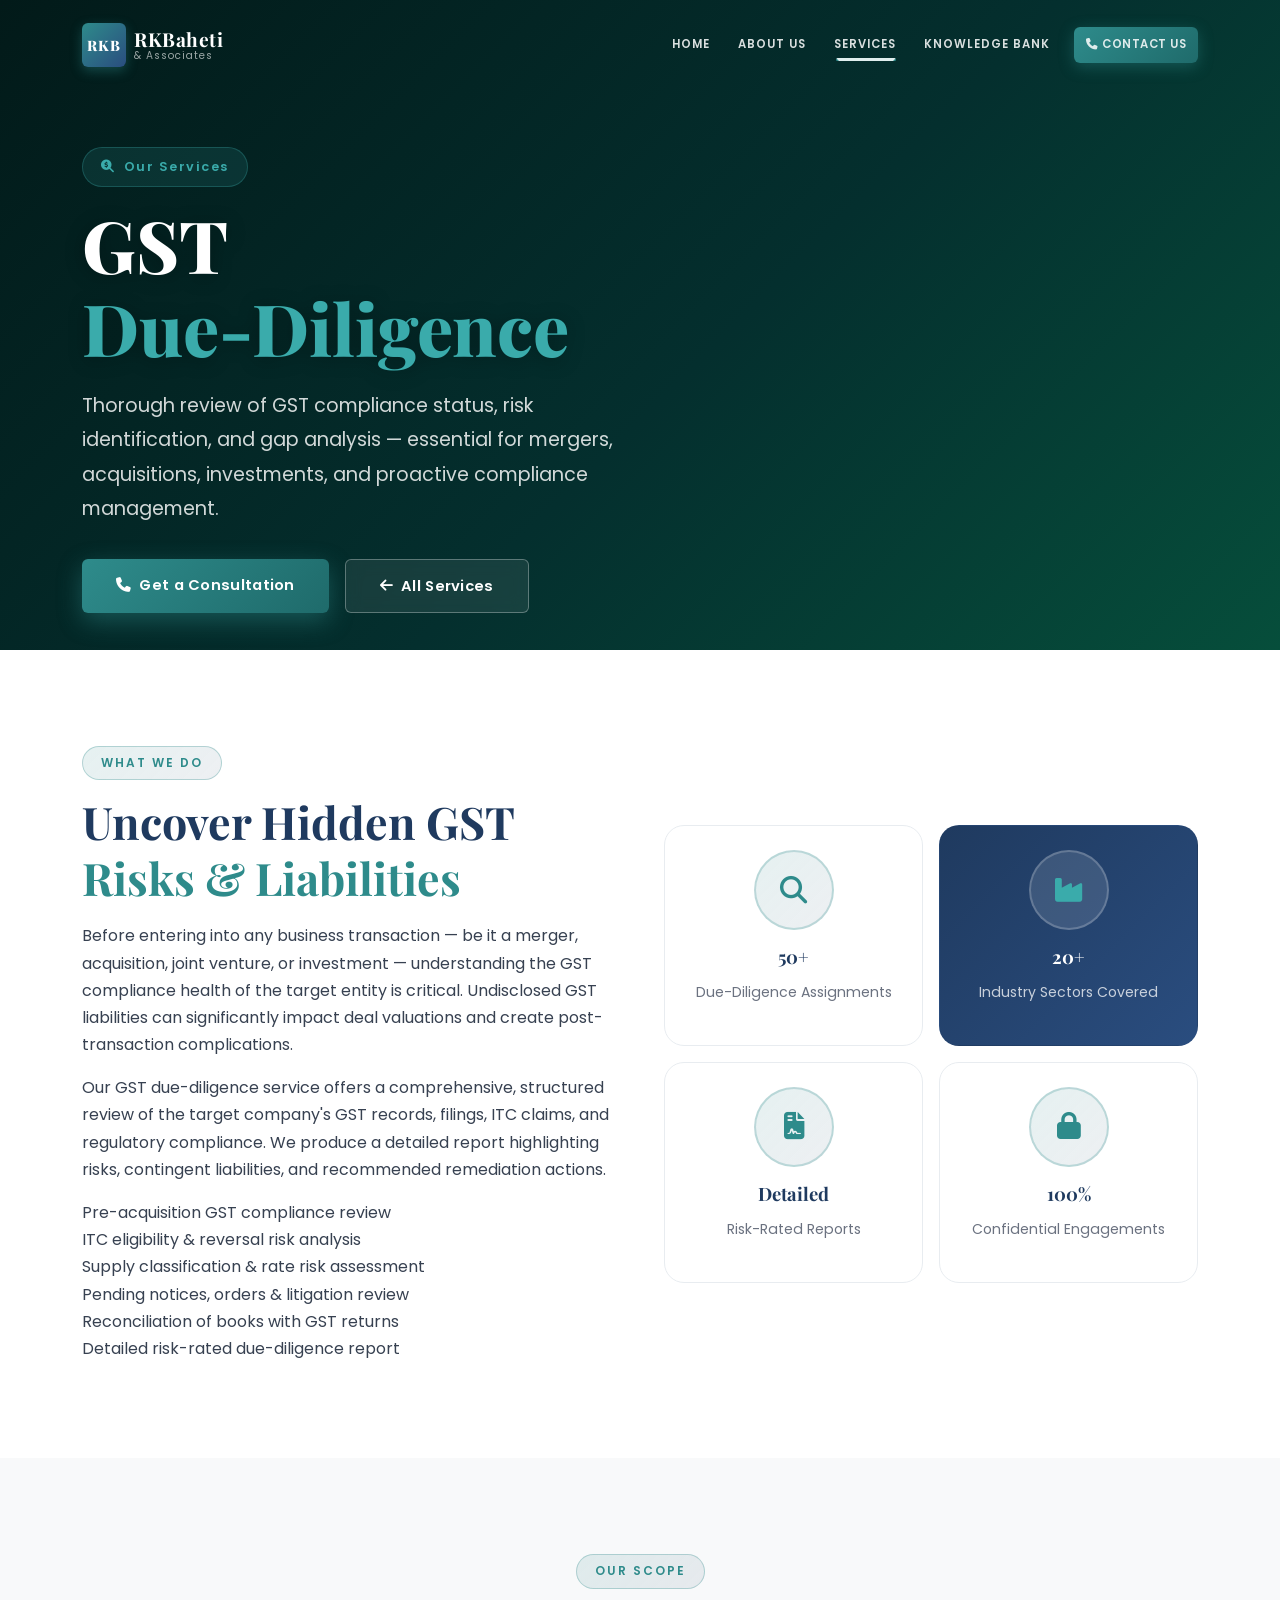
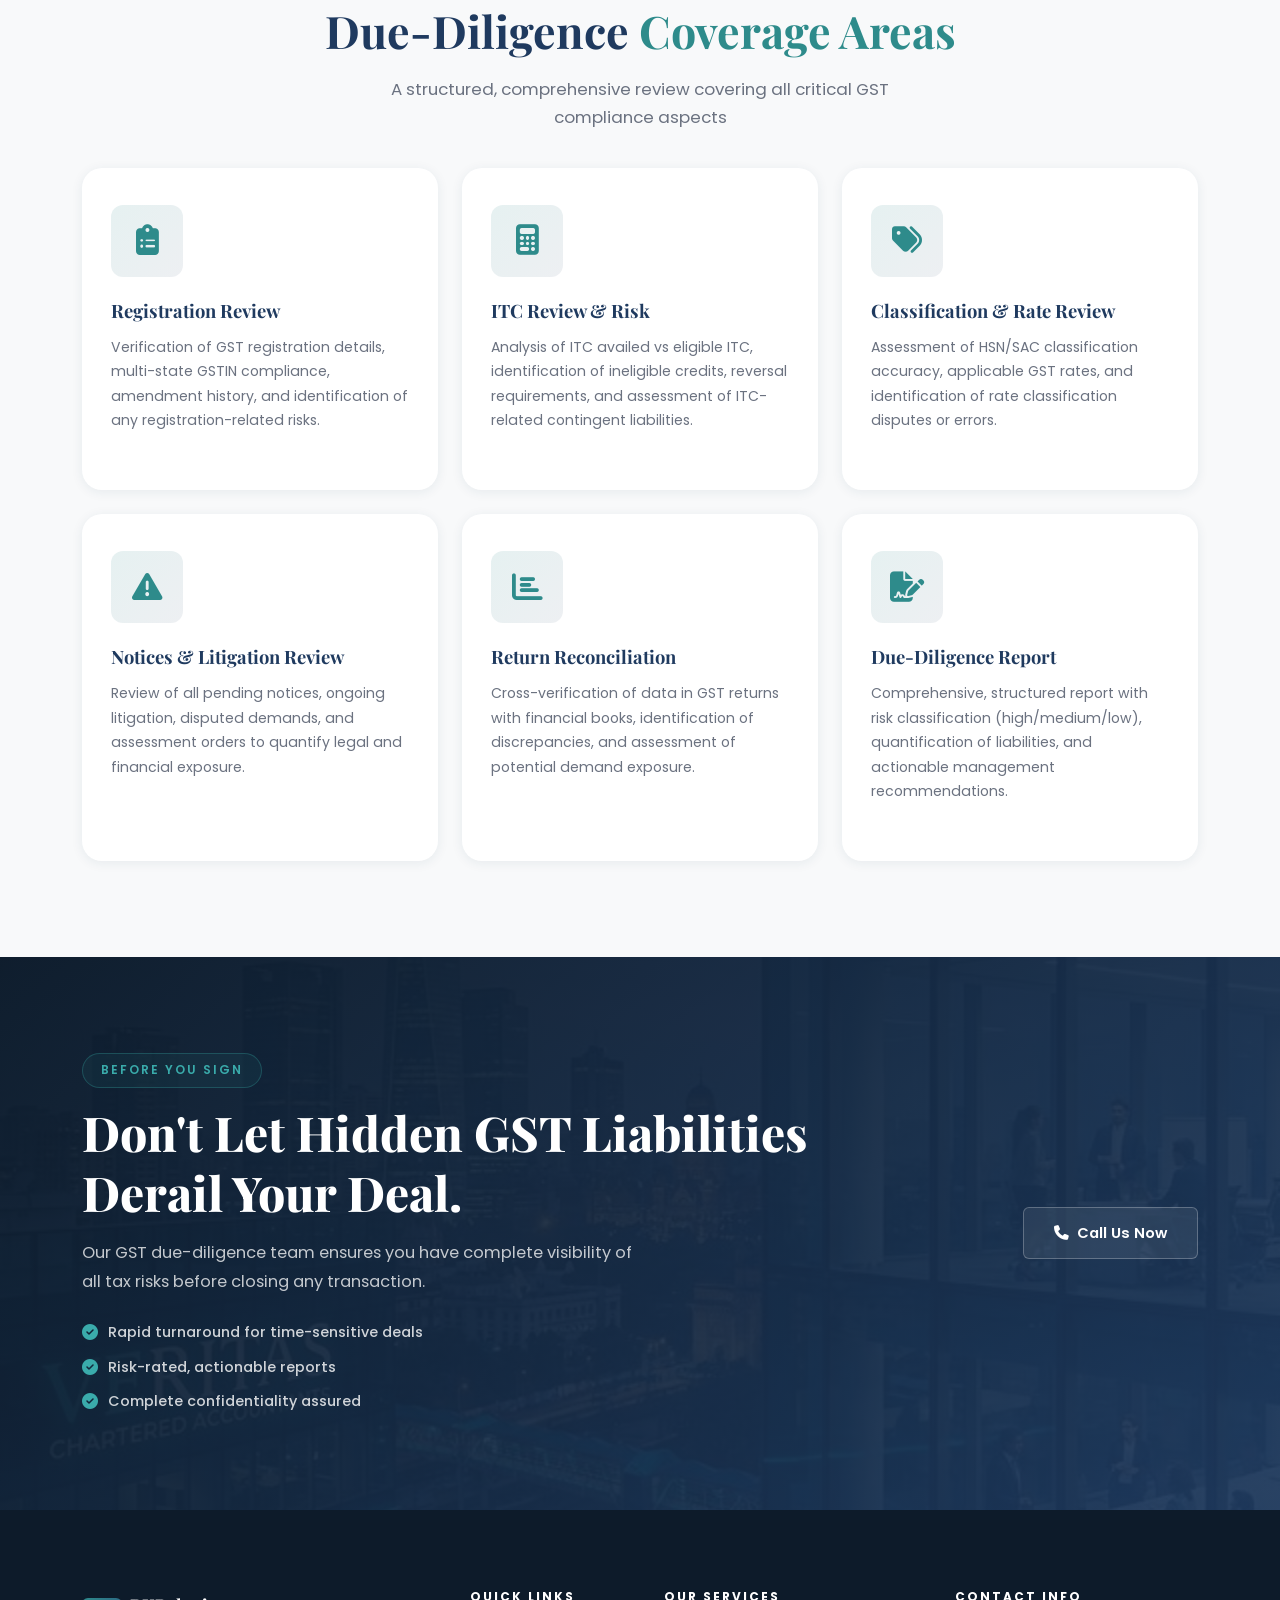
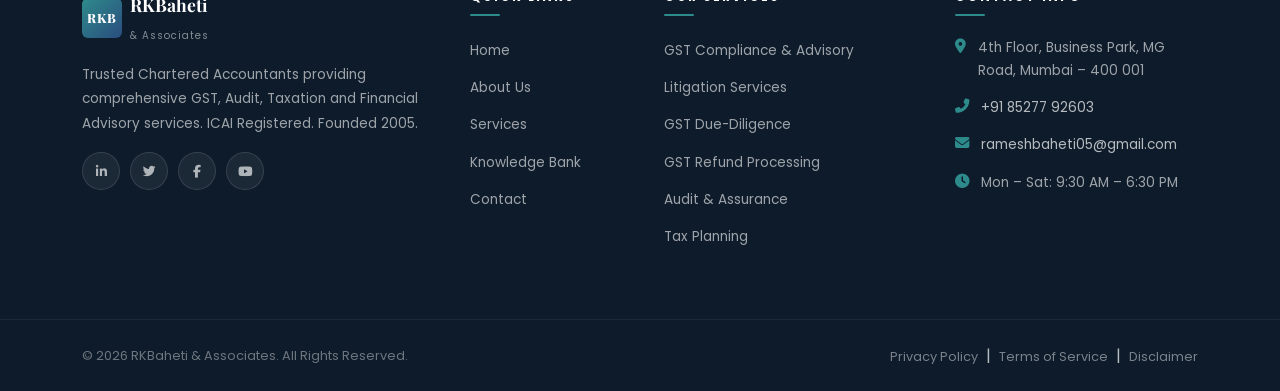
<file: services/gst-due-diligence.html>
<!DOCTYPE html>
<html lang="en">
<head>
    <meta charset="UTF-8" />
    <meta name="viewport" content="width=device-width, initial-scale=1.0" />
    <meta name="description" content="GST Due-Diligence – RKBaheti & Associates. Thorough review of GST compliance status, identification of risks, and gap analysis for mergers, acquisitions, and business reviews." />
    <title>GST Due-Diligence | RKBaheti & Associates</title>
    <link rel="preconnect" href="https://fonts.googleapis.com" />
    <link rel="preconnect" href="https://fonts.gstatic.com" crossorigin />
    <link href="https://fonts.googleapis.com/css2?family=Playfair+Display:wght@400;500;600;700;800&family=Poppins:wght@300;400;500;600;700&display=swap" rel="stylesheet" />
    <link rel="stylesheet" href="https://cdn.jsdelivr.net/npm/bootstrap@5.3.3/dist/css/bootstrap.min.css" />
    <link rel="stylesheet" href="https://cdnjs.cloudflare.com/ajax/libs/font-awesome/6.5.1/css/all.min.css" />
    <link rel="stylesheet" href="https://cdn.jsdelivr.net/npm/aos@2.3.4/dist/aos.css" />
    <link rel="stylesheet" href="../assets/css/style.css" />
</head>
<body>
    <nav id="mainNav" class="navbar navbar-expand-lg fixed-top" aria-label="Main navigation">
        <div class="container-xl">
            <a class="navbar-brand d-flex align-items-center gap-2" href="../index.html#home">
                <div class="logo-emblem"><span class="logo-initials">RKB</span></div>
                <div class="logo-text"><span class="logo-name">RKBaheti</span><span class="logo-tagline">& Associates</span></div>
            </a>
            <button class="navbar-toggler" type="button" data-bs-toggle="collapse" data-bs-target="#navbarContent" aria-controls="navbarContent" aria-expanded="false" aria-label="Toggle navigation">
                <span class="hamburger-icon"><span></span><span></span><span></span></span>
            </button>
            <div class="collapse navbar-collapse" id="navbarContent">
                <ul class="navbar-nav ms-auto align-items-lg-center gap-lg-1">
                    <li class="nav-item"><a class="nav-link" href="../index.html#home">HOME</a></li>
                    <li class="nav-item">
                        <a class="nav-link" href="../index.html#philosophy">ABOUT US</a>
                    </li>
                    <li class="nav-item dropdown">
                        <a class="nav-link dropdown-toggle active" href="#" id="servicesDropdown" data-bs-toggle="dropdown" aria-expanded="false">SERVICES</a>
                        <ul class="dropdown-menu" aria-labelledby="servicesDropdown">
                            <li><a class="dropdown-item" href="gst-compliance.html"><i class="fas fa-file-invoice-dollar me-2"></i>GST Compliance & Advisory</a></li>
                            <li><a class="dropdown-item" href="litigation.html"><i class="fas fa-balance-scale me-2"></i>Litigation Services</a></li>
                            <li><a class="dropdown-item" href="gst-due-diligence.html"><i class="fas fa-search-dollar me-2"></i>GST Due-Diligence</a></li>
                            <li><a class="dropdown-item" href="gst-refund.html"><i class="fas fa-hand-holding-usd me-2"></i>GST Refund Processing</a></li>
                            <li><a class="dropdown-item" href="audit-assurance.html"><i class="fas fa-clipboard-check me-2"></i>Audit & Assurance</a></li>
                            <li><a class="dropdown-item" href="tax-planning.html"><i class="fas fa-chart-pie me-2"></i>Tax Planning & Advisory</a></li>
                            <li><a class="dropdown-item" href="business-setup.html"><i class="fas fa-building me-2"></i>Business Setup & Corporate</a></li>
                            <li><a class="dropdown-item" href="financial-advisory.html"><i class="fas fa-project-diagram me-2"></i>Financial Advisory</a></li>
                        </ul>
                    </li>
                    <li class="nav-item dropdown">
                        <a class="nav-link dropdown-toggle" href="#" id="knowledgeDropdown" data-bs-toggle="dropdown" aria-expanded="false">KNOWLEDGE BANK</a>
                        <ul class="dropdown-menu" aria-labelledby="knowledgeDropdown">
                            <li><a class="dropdown-item" href="../index.html#knowledge"><i class="fas fa-newspaper me-2"></i>GST Updates</a></li>
                            <li><a class="dropdown-item" href="../index.html#knowledge"><i class="fas fa-file-alt me-2"></i>Tax Circulars</a></li>
                            <li><a class="dropdown-item" href="../index.html#knowledge"><i class="fas fa-calendar-check me-2"></i>Compliance Calendar</a></li>
                            <li><a class="dropdown-item" href="../index.html#knowledge"><i class="fas fa-briefcase me-2"></i>Case Studies</a></li>
                        </ul>
                    </li>
                    <li class="nav-item ms-lg-2"><a class="nav-link nav-cta-btn" href="../index.html#contact"><i class="fas fa-phone me-1"></i>CONTACT US</a></li>
                </ul>
            </div>
        </div>
    </nav>

    <section class="hero-section" style="min-height:60vh;" aria-label="GST Due-Diligence">
        <div class="hero-overlay"></div>
        <div class="container-xl hero-content">
            <div class="row align-items-center" style="min-height:60vh;">
                <div class="col-lg-8" data-aos="fade-right" data-aos-duration="1000">
                    <div class="hero-badge mb-3"><i class="fas fa-search-dollar me-2"></i>Our Services</div>
                    <h1 class="hero-title">GST<br /><span class="hero-title-accent">Due-Diligence</span></h1>
                    <p class="hero-subtitle">Thorough review of GST compliance status, risk identification, and gap analysis — essential for mergers, acquisitions, investments, and proactive compliance management.</p>
                    <div class="hero-actions d-flex flex-wrap gap-3">
                        <a href="../index.html#contact" class="btn btn-hero-primary"><i class="fas fa-phone me-2"></i>Get a Consultation</a>
                        <a href="../index.html#services" class="btn btn-hero-secondary"><i class="fas fa-arrow-left me-2"></i>All Services</a>
                    </div>
                </div>
            </div>
        </div>
    </section>

    <section class="section-pad">
        <div class="container-xl">
            <div class="row align-items-center g-5">
                <div class="col-lg-6" data-aos="fade-right">
                    <span class="section-badge">What We Do</span>
                    <h2 class="section-title">Uncover Hidden GST <span class="text-accent">Risks & Liabilities</span></h2>
                    <p class="about-text">Before entering into any business transaction — be it a merger, acquisition, joint venture, or investment — understanding the GST compliance health of the target entity is critical. Undisclosed GST liabilities can significantly impact deal valuations and create post-transaction complications.</p>
                    <p class="about-text">Our GST due-diligence service offers a comprehensive, structured review of the target company's GST records, filings, ITC claims, and regulatory compliance. We produce a detailed report highlighting risks, contingent liabilities, and recommended remediation actions.</p>
                    <ul class="about-list mt-3">
                        <li>Pre-acquisition GST compliance review</li>
                        <li>ITC eligibility & reversal risk analysis</li>
                        <li>Supply classification & rate risk assessment</li>
                        <li>Pending notices, orders & litigation review</li>
                        <li>Reconciliation of books with GST returns</li>
                        <li>Detailed risk-rated due-diligence report</li>
                    </ul>
                </div>
                <div class="col-lg-6" data-aos="fade-left">
                    <div class="row g-3">
                        <div class="col-6"><div class="why-card text-center p-4">
                            <div class="why-icon-ring mx-auto mb-3"><i class="fas fa-search"></i></div>
                            <h5 class="why-title">50+</h5><p class="why-desc">Due-Diligence Assignments</p>
                        </div></div>
                        <div class="col-6"><div class="why-card why-card-highlight text-center p-4">
                            <div class="why-icon-ring mx-auto mb-3"><i class="fas fa-industry"></i></div>
                            <h5 class="why-title">20+</h5><p class="why-desc">Industry Sectors Covered</p>
                        </div></div>
                        <div class="col-6"><div class="why-card text-center p-4">
                            <div class="why-icon-ring mx-auto mb-3"><i class="fas fa-file-contract"></i></div>
                            <h5 class="why-title">Detailed</h5><p class="why-desc">Risk-Rated Reports</p>
                        </div></div>
                        <div class="col-6"><div class="why-card text-center p-4">
                            <div class="why-icon-ring mx-auto mb-3"><i class="fas fa-lock"></i></div>
                            <h5 class="why-title">100%</h5><p class="why-desc">Confidential Engagements</p>
                        </div></div>
                    </div>
                </div>
            </div>
        </div>
    </section>

    <section class="section-pad" style="background:var(--bg-light, #f8f9fa);">
        <div class="container-xl">
            <div class="section-header text-center" data-aos="fade-up">
                <span class="section-badge">Our Scope</span>
                <h2 class="section-title">Due-Diligence <span class="text-accent">Coverage Areas</span></h2>
                <p class="section-subtitle">A structured, comprehensive review covering all critical GST compliance aspects</p>
            </div>
            <div class="row g-4 mt-2">
                <div class="col-lg-4 col-md-6" data-aos="fade-up" data-aos-delay="100">
                    <article class="service-card">
                        <div class="service-icon-wrap"><div class="service-icon-bg"></div><i class="fas fa-clipboard-list service-icon"></i></div>
                        <h3 class="service-title">Registration Review</h3>
                        <p class="service-desc">Verification of GST registration details, multi-state GSTIN compliance, amendment history, and identification of any registration-related risks.</p>
                    </article>
                </div>
                <div class="col-lg-4 col-md-6" data-aos="fade-up" data-aos-delay="200">
                    <article class="service-card">
                        <div class="service-icon-wrap"><div class="service-icon-bg"></div><i class="fas fa-calculator service-icon"></i></div>
                        <h3 class="service-title">ITC Review & Risk</h3>
                        <p class="service-desc">Analysis of ITC availed vs eligible ITC, identification of ineligible credits, reversal requirements, and assessment of ITC-related contingent liabilities.</p>
                    </article>
                </div>
                <div class="col-lg-4 col-md-6" data-aos="fade-up" data-aos-delay="300">
                    <article class="service-card">
                        <div class="service-icon-wrap"><div class="service-icon-bg"></div><i class="fas fa-tags service-icon"></i></div>
                        <h3 class="service-title">Classification & Rate Review</h3>
                        <p class="service-desc">Assessment of HSN/SAC classification accuracy, applicable GST rates, and identification of rate classification disputes or errors.</p>
                    </article>
                </div>
                <div class="col-lg-4 col-md-6" data-aos="fade-up" data-aos-delay="100">
                    <article class="service-card">
                        <div class="service-icon-wrap"><div class="service-icon-bg"></div><i class="fas fa-exclamation-triangle service-icon"></i></div>
                        <h3 class="service-title">Notices & Litigation Review</h3>
                        <p class="service-desc">Review of all pending notices, ongoing litigation, disputed demands, and assessment orders to quantify legal and financial exposure.</p>
                    </article>
                </div>
                <div class="col-lg-4 col-md-6" data-aos="fade-up" data-aos-delay="200">
                    <article class="service-card">
                        <div class="service-icon-wrap"><div class="service-icon-bg"></div><i class="fas fa-chart-bar service-icon"></i></div>
                        <h3 class="service-title">Return Reconciliation</h3>
                        <p class="service-desc">Cross-verification of data in GST returns with financial books, identification of discrepancies, and assessment of potential demand exposure.</p>
                    </article>
                </div>
                <div class="col-lg-4 col-md-6" data-aos="fade-up" data-aos-delay="300">
                    <article class="service-card">
                        <div class="service-icon-wrap"><div class="service-icon-bg"></div><i class="fas fa-file-signature service-icon"></i></div>
                        <h3 class="service-title">Due-Diligence Report</h3>
                        <p class="service-desc">Comprehensive, structured report with risk classification (high/medium/low), quantification of liabilities, and actionable management recommendations.</p>
                    </article>
                </div>
            </div>
        </div>
    </section>

    <section class="cta-section" aria-label="Call to action">
        <div class="cta-overlay"></div>
        <div class="container-xl">
            <div class="row align-items-center">
                <div class="col-lg-8" data-aos="fade-right">
                    <span class="section-badge cta-badge">Before You Sign</span>
                    <h2 class="cta-title">Don't Let Hidden GST Liabilities Derail Your Deal.</h2>
                    <p class="cta-subtitle">Our GST due-diligence team ensures you have complete visibility of all tax risks before closing any transaction.</p>
                    <ul class="cta-features">
                        <li><i class="fas fa-check-circle"></i> Rapid turnaround for time-sensitive deals</li>
                        <li><i class="fas fa-check-circle"></i> Risk-rated, actionable reports</li>
                        <li><i class="fas fa-check-circle"></i> Complete confidentiality assured</li>
                    </ul>
                </div>
                <div class="col-lg-4 text-lg-end text-center mt-4 mt-lg-0" data-aos="fade-left">
                    <a href="tel:+918527792603" class="btn btn-cta-secondary"><i class="fas fa-phone me-2"></i>Call Us Now</a>
                </div>
            </div>
        </div>
    </section>

    <footer class="site-footer" role="contentinfo">
        <div class="footer-top"><div class="container-xl"><div class="row g-5">
            <div class="col-lg-4 col-md-6">
                <div class="footer-brand d-flex align-items-center gap-2 mb-3">
                    <div class="logo-emblem-sm"><span class="logo-initials-sm">RKB</span></div>
                    <div><span class="footer-brand-name">RKBaheti</span><span class="footer-brand-sub">& Associates</span></div>
                </div>
                <p class="footer-about-text">Trusted Chartered Accountants providing comprehensive GST, Audit, Taxation and Financial Advisory services. ICAI Registered. Founded 2005.</p>
                <div class="footer-socials mt-3">
                    <a href="#" class="footer-social-icon" aria-label="LinkedIn"><i class="fab fa-linkedin-in"></i></a>
                    <a href="#" class="footer-social-icon" aria-label="Twitter"><i class="fab fa-twitter"></i></a>
                    <a href="#" class="footer-social-icon" aria-label="Facebook"><i class="fab fa-facebook-f"></i></a>
                    <a href="#" class="footer-social-icon" aria-label="YouTube"><i class="fab fa-youtube"></i></a>
                </div>
            </div>
            <div class="col-lg-2 col-md-6 col-6">
                <h4 class="footer-heading">Quick Links</h4>
                <ul class="footer-links">
                    <li><a href="../index.html#home">Home</a></li>
                    <li><a href="../index.html#about">About Us</a></li>
                    <li><a href="../index.html#services">Services</a></li>
                    <li><a href="../index.html#knowledge">Knowledge Bank</a></li>
                    <li><a href="../index.html#contact">Contact</a></li>
                </ul>
            </div>
            <div class="col-lg-3 col-md-6 col-6">
                <h4 class="footer-heading">Our Services</h4>
                <ul class="footer-links">
                    <li><a href="gst-compliance.html">GST Compliance & Advisory</a></li>
                    <li><a href="litigation.html">Litigation Services</a></li>
                    <li><a href="gst-due-diligence.html">GST Due-Diligence</a></li>
                    <li><a href="gst-refund.html">GST Refund Processing</a></li>
                    <li><a href="audit-assurance.html">Audit & Assurance</a></li>
                    <li><a href="tax-planning.html">Tax Planning</a></li>
                </ul>
            </div>
            <div class="col-lg-3 col-md-6">
                <h4 class="footer-heading">Contact Info</h4>
                <ul class="footer-contact-list">
                    <li><i class="fas fa-map-marker-alt"></i><span>4th Floor, Business Park, MG Road, Mumbai – 400 001</span></li>
                    <li><i class="fas fa-phone-alt"></i><a href="tel:+918527792603">+91 85277 92603</a></li>
                    <li><i class="fas fa-envelope"></i><a href="mailto:rameshbaheti05@gmail.com">rameshbaheti05@gmail.com</a></li>
                    <li><i class="fas fa-clock"></i><span>Mon – Sat: 9:30 AM – 6:30 PM</span></li>
                </ul>
            </div>
        </div></div></div>
        <div class="footer-bottom"><div class="container-xl"><div class="row align-items-center">
            <div class="col-md-6 text-center text-md-start"><p>&copy; 2026 RKBaheti & Associates. All Rights Reserved.</p></div>
            <div class="col-md-6 text-center text-md-end">
                <a href="#">Privacy Policy</a><span class="mx-2">|</span><a href="#">Terms of Service</a><span class="mx-2">|</span><a href="#">Disclaimer</a>
            </div>
        </div></div></div>
    </footer>
    <button id="scrollTopBtn" class="scroll-top-btn" aria-label="Scroll to top"><i class="fas fa-chevron-up"></i></button>
    <script src="https://cdn.jsdelivr.net/npm/bootstrap@5.3.3/dist/js/bootstrap.bundle.min.js"></script>
    <script src="https://cdn.jsdelivr.net/npm/aos@2.3.4/dist/aos.js"></script>
    <script src="../assets/js/main.js"></script>
</body>
</html>
</file>
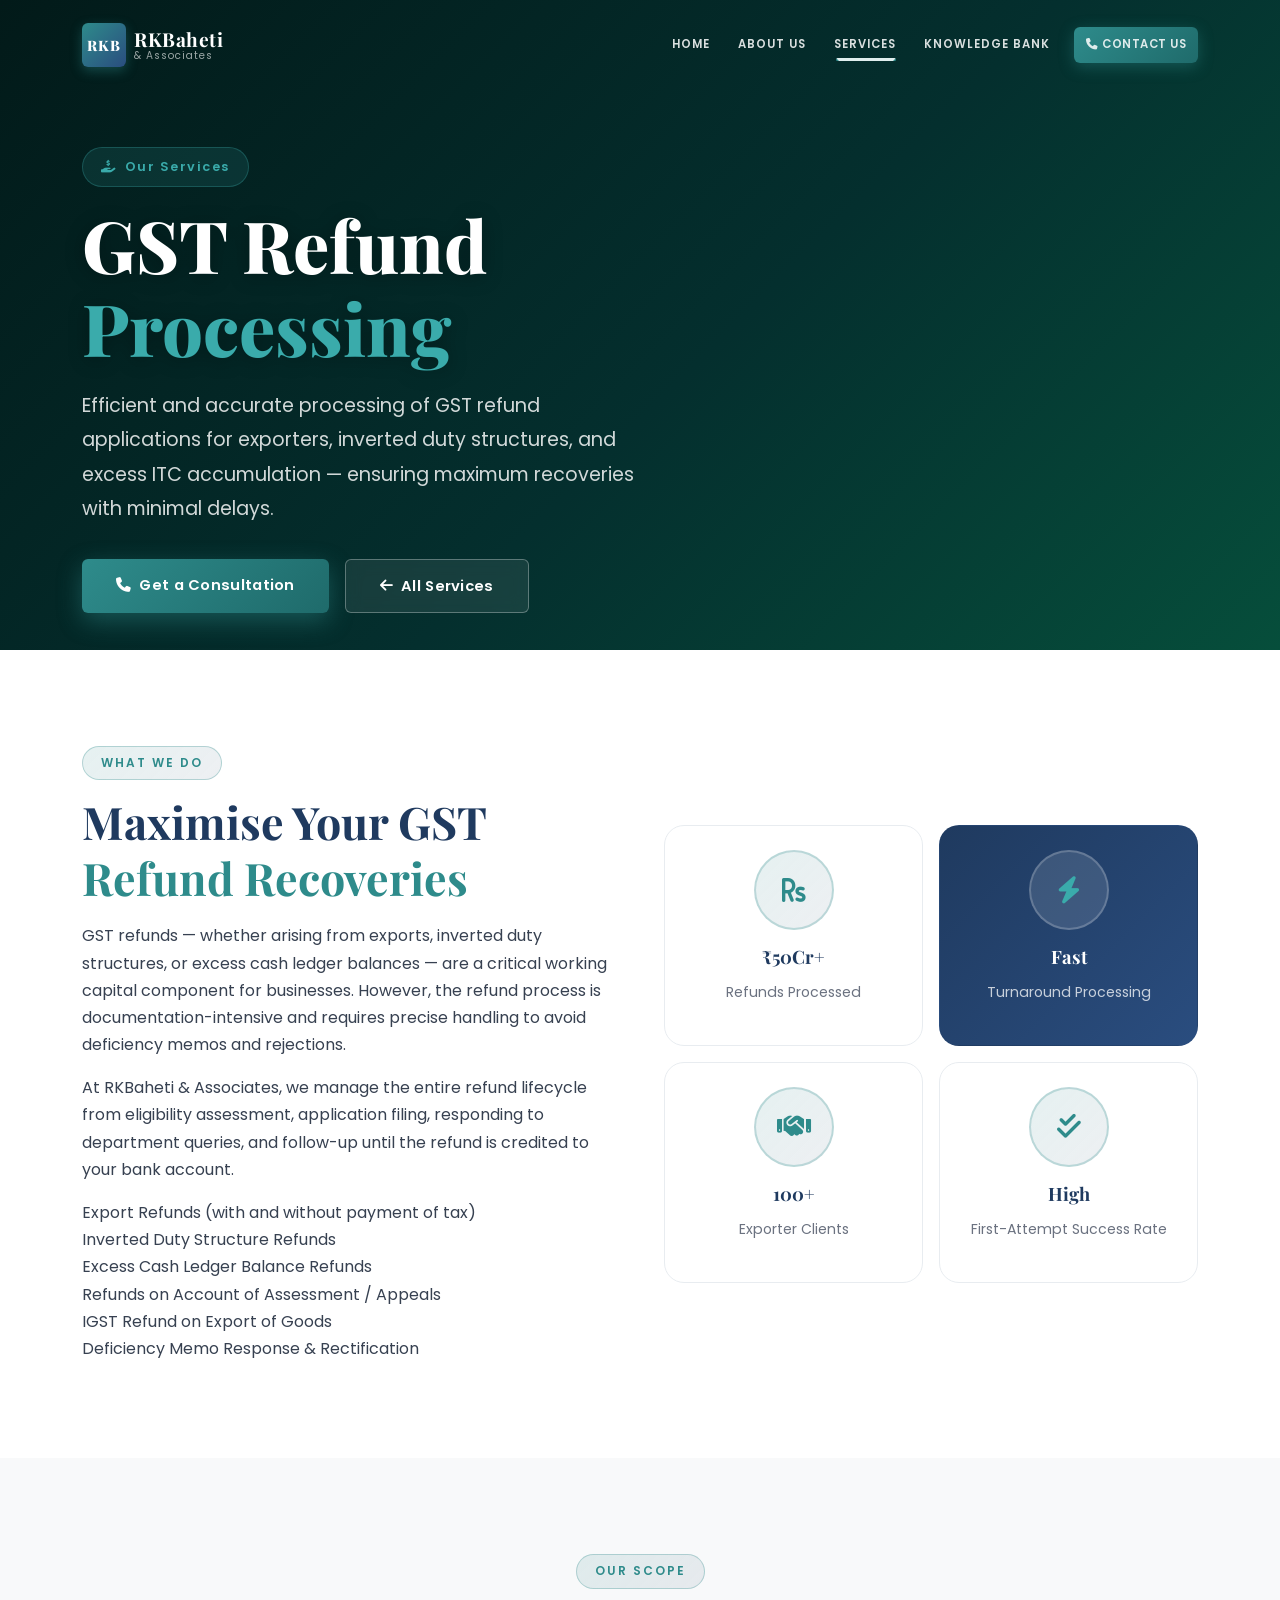
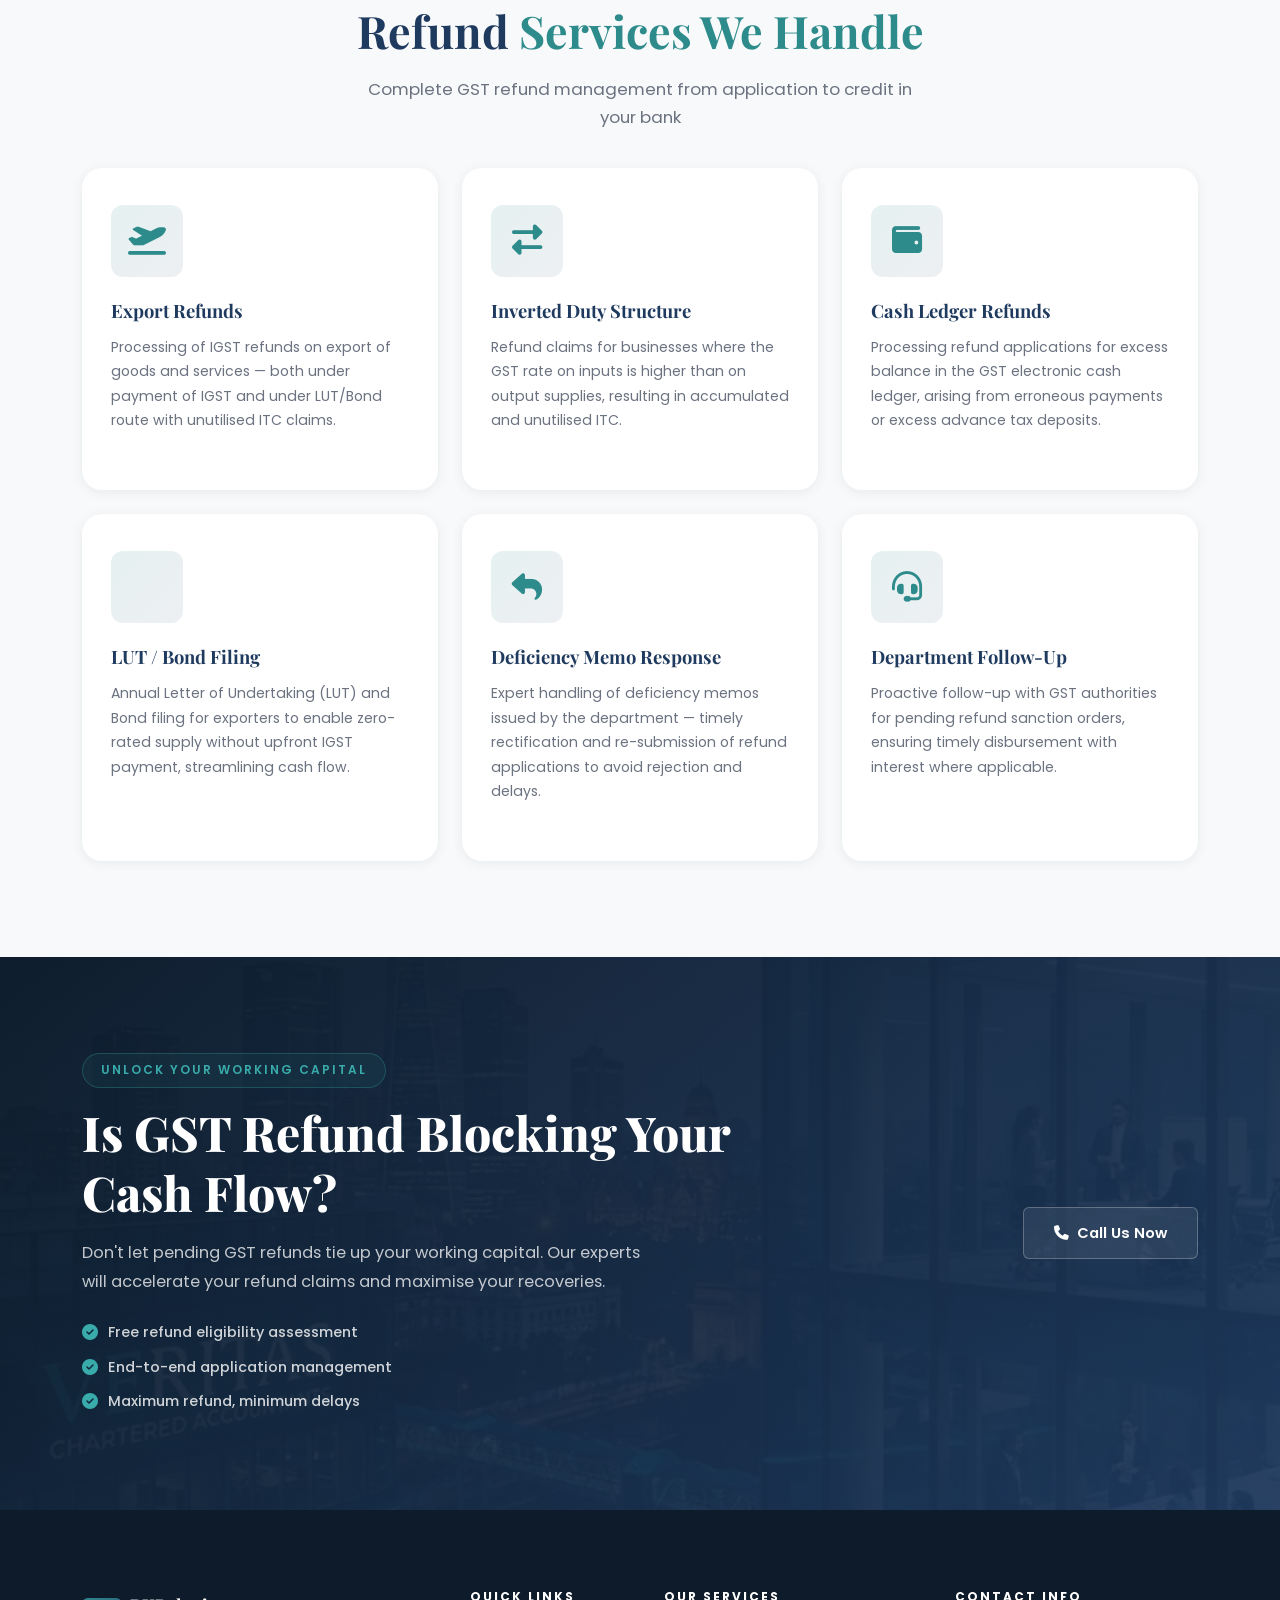
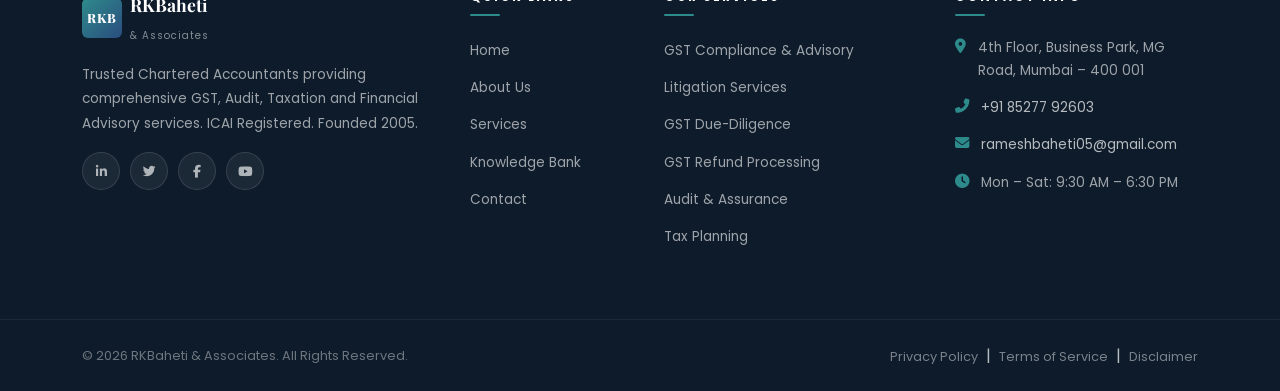
<file: services/gst-refund.html>
<!DOCTYPE html>
<html lang="en">
<head>
    <meta charset="UTF-8" />
    <meta name="viewport" content="width=device-width, initial-scale=1.0" />
    <meta name="description" content="GST Refund Processing – RKBaheti & Associates. Efficient processing of GST refund applications for exporters, inverted duty structures, and excess cash ledger balances." />
    <title>GST Refund Processing | RKBaheti & Associates</title>
    <link rel="preconnect" href="https://fonts.googleapis.com" />
    <link rel="preconnect" href="https://fonts.gstatic.com" crossorigin />
    <link href="https://fonts.googleapis.com/css2?family=Playfair+Display:wght@400;500;600;700;800&family=Poppins:wght@300;400;500;600;700&display=swap" rel="stylesheet" />
    <link rel="stylesheet" href="https://cdn.jsdelivr.net/npm/bootstrap@5.3.3/dist/css/bootstrap.min.css" />
    <link rel="stylesheet" href="https://cdnjs.cloudflare.com/ajax/libs/font-awesome/6.5.1/css/all.min.css" />
    <link rel="stylesheet" href="https://cdn.jsdelivr.net/npm/aos@2.3.4/dist/aos.css" />
    <link rel="stylesheet" href="../assets/css/style.css" />
</head>
<body>
    <nav id="mainNav" class="navbar navbar-expand-lg fixed-top" aria-label="Main navigation">
        <div class="container-xl">
            <a class="navbar-brand d-flex align-items-center gap-2" href="../index.html#home">
                <div class="logo-emblem"><span class="logo-initials">RKB</span></div>
                <div class="logo-text"><span class="logo-name">RKBaheti</span><span class="logo-tagline">& Associates</span></div>
            </a>
            <button class="navbar-toggler" type="button" data-bs-toggle="collapse" data-bs-target="#navbarContent" aria-controls="navbarContent" aria-expanded="false" aria-label="Toggle navigation">
                <span class="hamburger-icon"><span></span><span></span><span></span></span>
            </button>
            <div class="collapse navbar-collapse" id="navbarContent">
                <ul class="navbar-nav ms-auto align-items-lg-center gap-lg-1">
                    <li class="nav-item"><a class="nav-link" href="../index.html#home">HOME</a></li>
                    <li class="nav-item">
                        <a class="nav-link" href="../index.html#philosophy">ABOUT US</a>
                    </li>
                    <li class="nav-item dropdown">
                        <a class="nav-link dropdown-toggle active" href="#" id="servicesDropdown" data-bs-toggle="dropdown" aria-expanded="false">SERVICES</a>
                        <ul class="dropdown-menu" aria-labelledby="servicesDropdown">
                            <li><a class="dropdown-item" href="gst-compliance.html"><i class="fas fa-file-invoice-dollar me-2"></i>GST Compliance & Advisory</a></li>
                            <li><a class="dropdown-item" href="litigation.html"><i class="fas fa-balance-scale me-2"></i>Litigation Services</a></li>
                            <li><a class="dropdown-item" href="gst-due-diligence.html"><i class="fas fa-search-dollar me-2"></i>GST Due-Diligence</a></li>
                            <li><a class="dropdown-item" href="gst-refund.html"><i class="fas fa-hand-holding-usd me-2"></i>GST Refund Processing</a></li>
                            <li><a class="dropdown-item" href="audit-assurance.html"><i class="fas fa-clipboard-check me-2"></i>Audit & Assurance</a></li>
                            <li><a class="dropdown-item" href="tax-planning.html"><i class="fas fa-chart-pie me-2"></i>Tax Planning & Advisory</a></li>
                            <li><a class="dropdown-item" href="business-setup.html"><i class="fas fa-building me-2"></i>Business Setup & Corporate</a></li>
                            <li><a class="dropdown-item" href="financial-advisory.html"><i class="fas fa-project-diagram me-2"></i>Financial Advisory</a></li>
                        </ul>
                    </li>
                    <li class="nav-item dropdown">
                        <a class="nav-link dropdown-toggle" href="#" id="knowledgeDropdown" data-bs-toggle="dropdown" aria-expanded="false">KNOWLEDGE BANK</a>
                        <ul class="dropdown-menu" aria-labelledby="knowledgeDropdown">
                            <li><a class="dropdown-item" href="../index.html#knowledge"><i class="fas fa-newspaper me-2"></i>GST Updates</a></li>
                            <li><a class="dropdown-item" href="../index.html#knowledge"><i class="fas fa-file-alt me-2"></i>Tax Circulars</a></li>
                            <li><a class="dropdown-item" href="../index.html#knowledge"><i class="fas fa-calendar-check me-2"></i>Compliance Calendar</a></li>
                            <li><a class="dropdown-item" href="../index.html#knowledge"><i class="fas fa-briefcase me-2"></i>Case Studies</a></li>
                        </ul>
                    </li>
                    <li class="nav-item ms-lg-2"><a class="nav-link nav-cta-btn" href="../index.html#contact"><i class="fas fa-phone me-1"></i>CONTACT US</a></li>
                </ul>
            </div>
        </div>
    </nav>

    <section class="hero-section" style="min-height:60vh;">
        <div class="hero-overlay"></div>
        <div class="container-xl hero-content">
            <div class="row align-items-center" style="min-height:60vh;">
                <div class="col-lg-8" data-aos="fade-right" data-aos-duration="1000">
                    <div class="hero-badge mb-3"><i class="fas fa-hand-holding-usd me-2"></i>Our Services</div>
                    <h1 class="hero-title">GST Refund<br /><span class="hero-title-accent">Processing</span></h1>
                    <p class="hero-subtitle">Efficient and accurate processing of GST refund applications for exporters, inverted duty structures, and excess ITC accumulation — ensuring maximum recoveries with minimal delays.</p>
                    <div class="hero-actions d-flex flex-wrap gap-3">
                        <a href="../index.html#contact" class="btn btn-hero-primary"><i class="fas fa-phone me-2"></i>Get a Consultation</a>
                        <a href="../index.html#services" class="btn btn-hero-secondary"><i class="fas fa-arrow-left me-2"></i>All Services</a>
                    </div>
                </div>
            </div>
        </div>
    </section>

    <section class="section-pad">
        <div class="container-xl">
            <div class="row align-items-center g-5">
                <div class="col-lg-6" data-aos="fade-right">
                    <span class="section-badge">What We Do</span>
                    <h2 class="section-title">Maximise Your GST <span class="text-accent">Refund Recoveries</span></h2>
                    <p class="about-text">GST refunds — whether arising from exports, inverted duty structures, or excess cash ledger balances — are a critical working capital component for businesses. However, the refund process is documentation-intensive and requires precise handling to avoid deficiency memos and rejections.</p>
                    <p class="about-text">At RKBaheti & Associates, we manage the entire refund lifecycle from eligibility assessment, application filing, responding to department queries, and follow-up until the refund is credited to your bank account.</p>
                    <ul class="about-list mt-3">
                        <li>Export Refunds (with and without payment of tax)</li>
                        <li>Inverted Duty Structure Refunds</li>
                        <li>Excess Cash Ledger Balance Refunds</li>
                        <li>Refunds on Account of Assessment / Appeals</li>
                        <li>IGST Refund on Export of Goods</li>
                        <li>Deficiency Memo Response & Rectification</li>
                    </ul>
                </div>
                <div class="col-lg-6" data-aos="fade-left">
                    <div class="row g-3">
                        <div class="col-6"><div class="why-card text-center p-4">
                            <div class="why-icon-ring mx-auto mb-3"><i class="fas fa-rupee-sign"></i></div>
                            <h5 class="why-title">₹50Cr+</h5><p class="why-desc">Refunds Processed</p>
                        </div></div>
                        <div class="col-6"><div class="why-card why-card-highlight text-center p-4">
                            <div class="why-icon-ring mx-auto mb-3"><i class="fas fa-bolt"></i></div>
                            <h5 class="why-title">Fast</h5><p class="why-desc">Turnaround Processing</p>
                        </div></div>
                        <div class="col-6"><div class="why-card text-center p-4">
                            <div class="why-icon-ring mx-auto mb-3"><i class="fas fa-handshake"></i></div>
                            <h5 class="why-title">100+</h5><p class="why-desc">Exporter Clients</p>
                        </div></div>
                        <div class="col-6"><div class="why-card text-center p-4">
                            <div class="why-icon-ring mx-auto mb-3"><i class="fas fa-check-double"></i></div>
                            <h5 class="why-title">High</h5><p class="why-desc">First-Attempt Success Rate</p>
                        </div></div>
                    </div>
                </div>
            </div>
        </div>
    </section>

    <section class="section-pad" style="background:var(--bg-light, #f8f9fa);">
        <div class="container-xl">
            <div class="section-header text-center" data-aos="fade-up">
                <span class="section-badge">Our Scope</span>
                <h2 class="section-title">Refund <span class="text-accent">Services We Handle</span></h2>
                <p class="section-subtitle">Complete GST refund management from application to credit in your bank</p>
            </div>
            <div class="row g-4 mt-2">
                <div class="col-lg-4 col-md-6" data-aos="fade-up" data-aos-delay="100">
                    <article class="service-card">
                        <div class="service-icon-wrap"><div class="service-icon-bg"></div><i class="fas fa-plane-departure service-icon"></i></div>
                        <h3 class="service-title">Export Refunds</h3>
                        <p class="service-desc">Processing of IGST refunds on export of goods and services — both under payment of IGST and under LUT/Bond route with unutilised ITC claims.</p>
                    </article>
                </div>
                <div class="col-lg-4 col-md-6" data-aos="fade-up" data-aos-delay="200">
                    <article class="service-card">
                        <div class="service-icon-wrap"><div class="service-icon-bg"></div><i class="fas fa-exchange-alt service-icon"></i></div>
                        <h3 class="service-title">Inverted Duty Structure</h3>
                        <p class="service-desc">Refund claims for businesses where the GST rate on inputs is higher than on output supplies, resulting in accumulated and unutilised ITC.</p>
                    </article>
                </div>
                <div class="col-lg-4 col-md-6" data-aos="fade-up" data-aos-delay="300">
                    <article class="service-card">
                        <div class="service-icon-wrap"><div class="service-icon-bg"></div><i class="fas fa-wallet service-icon"></i></div>
                        <h3 class="service-title">Cash Ledger Refunds</h3>
                        <p class="service-desc">Processing refund applications for excess balance in the GST electronic cash ledger, arising from erroneous payments or excess advance tax deposits.</p>
                    </article>
                </div>
                <div class="col-lg-4 col-md-6" data-aos="fade-up" data-aos-delay="100">
                    <article class="service-card">
                        <div class="service-icon-wrap"><div class="service-icon-bg"></div><i class="fas fa-file-certificate service-icon"></i></div>
                        <h3 class="service-title">LUT / Bond Filing</h3>
                        <p class="service-desc">Annual Letter of Undertaking (LUT) and Bond filing for exporters to enable zero-rated supply without upfront IGST payment, streamlining cash flow.</p>
                    </article>
                </div>
                <div class="col-lg-4 col-md-6" data-aos="fade-up" data-aos-delay="200">
                    <article class="service-card">
                        <div class="service-icon-wrap"><div class="service-icon-bg"></div><i class="fas fa-reply service-icon"></i></div>
                        <h3 class="service-title">Deficiency Memo Response</h3>
                        <p class="service-desc">Expert handling of deficiency memos issued by the department — timely rectification and re-submission of refund applications to avoid rejection and delays.</p>
                    </article>
                </div>
                <div class="col-lg-4 col-md-6" data-aos="fade-up" data-aos-delay="300">
                    <article class="service-card">
                        <div class="service-icon-wrap"><div class="service-icon-bg"></div><i class="fas fa-headset service-icon"></i></div>
                        <h3 class="service-title">Department Follow-Up</h3>
                        <p class="service-desc">Proactive follow-up with GST authorities for pending refund sanction orders, ensuring timely disbursement with interest where applicable.</p>
                    </article>
                </div>
            </div>
        </div>
    </section>

    <section class="cta-section">
        <div class="cta-overlay"></div>
        <div class="container-xl">
            <div class="row align-items-center">
                <div class="col-lg-8" data-aos="fade-right">
                    <span class="section-badge cta-badge">Unlock Your Working Capital</span>
                    <h2 class="cta-title">Is GST Refund Blocking Your Cash Flow?</h2>
                    <p class="cta-subtitle">Don't let pending GST refunds tie up your working capital. Our experts will accelerate your refund claims and maximise your recoveries.</p>
                    <ul class="cta-features">
                        <li><i class="fas fa-check-circle"></i> Free refund eligibility assessment</li>
                        <li><i class="fas fa-check-circle"></i> End-to-end application management</li>
                        <li><i class="fas fa-check-circle"></i> Maximum refund, minimum delays</li>
                    </ul>
                </div>
                <div class="col-lg-4 text-lg-end text-center mt-4 mt-lg-0" data-aos="fade-left">
                    <a href="tel:+918527792603" class="btn btn-cta-secondary"><i class="fas fa-phone me-2"></i>Call Us Now</a>
                </div>
            </div>
        </div>
    </section>

    <footer class="site-footer" role="contentinfo">
        <div class="footer-top"><div class="container-xl"><div class="row g-5">
            <div class="col-lg-4 col-md-6">
                <div class="footer-brand d-flex align-items-center gap-2 mb-3">
                    <div class="logo-emblem-sm"><span class="logo-initials-sm">RKB</span></div>
                    <div><span class="footer-brand-name">RKBaheti</span><span class="footer-brand-sub">& Associates</span></div>
                </div>
                <p class="footer-about-text">Trusted Chartered Accountants providing comprehensive GST, Audit, Taxation and Financial Advisory services. ICAI Registered. Founded 2005.</p>
                <div class="footer-socials mt-3">
                    <a href="#" class="footer-social-icon" aria-label="LinkedIn"><i class="fab fa-linkedin-in"></i></a>
                    <a href="#" class="footer-social-icon" aria-label="Twitter"><i class="fab fa-twitter"></i></a>
                    <a href="#" class="footer-social-icon" aria-label="Facebook"><i class="fab fa-facebook-f"></i></a>
                    <a href="#" class="footer-social-icon" aria-label="YouTube"><i class="fab fa-youtube"></i></a>
                </div>
            </div>
            <div class="col-lg-2 col-md-6 col-6">
                <h4 class="footer-heading">Quick Links</h4>
                <ul class="footer-links">
                    <li><a href="../index.html#home">Home</a></li>
                    <li><a href="../index.html#about">About Us</a></li>
                    <li><a href="../index.html#services">Services</a></li>
                    <li><a href="../index.html#knowledge">Knowledge Bank</a></li>
                    <li><a href="../index.html#contact">Contact</a></li>
                </ul>
            </div>
            <div class="col-lg-3 col-md-6 col-6">
                <h4 class="footer-heading">Our Services</h4>
                <ul class="footer-links">
                    <li><a href="gst-compliance.html">GST Compliance & Advisory</a></li>
                    <li><a href="litigation.html">Litigation Services</a></li>
                    <li><a href="gst-due-diligence.html">GST Due-Diligence</a></li>
                    <li><a href="gst-refund.html">GST Refund Processing</a></li>
                    <li><a href="audit-assurance.html">Audit & Assurance</a></li>
                    <li><a href="tax-planning.html">Tax Planning</a></li>
                </ul>
            </div>
            <div class="col-lg-3 col-md-6">
                <h4 class="footer-heading">Contact Info</h4>
                <ul class="footer-contact-list">
                    <li><i class="fas fa-map-marker-alt"></i><span>4th Floor, Business Park, MG Road, Mumbai – 400 001</span></li>
                    <li><i class="fas fa-phone-alt"></i><a href="tel:+918527792603">+91 85277 92603</a></li>
                    <li><i class="fas fa-envelope"></i><a href="mailto:rameshbaheti05@gmail.com">rameshbaheti05@gmail.com</a></li>
                    <li><i class="fas fa-clock"></i><span>Mon – Sat: 9:30 AM – 6:30 PM</span></li>
                </ul>
            </div>
        </div></div></div>
        <div class="footer-bottom"><div class="container-xl"><div class="row align-items-center">
            <div class="col-md-6 text-center text-md-start"><p>&copy; 2026 RKBaheti & Associates. All Rights Reserved.</p></div>
            <div class="col-md-6 text-center text-md-end">
                <a href="#">Privacy Policy</a><span class="mx-2">|</span><a href="#">Terms of Service</a><span class="mx-2">|</span><a href="#">Disclaimer</a>
            </div>
        </div></div></div>
    </footer>
    <button id="scrollTopBtn" class="scroll-top-btn" aria-label="Scroll to top"><i class="fas fa-chevron-up"></i></button>
    <script src="https://cdn.jsdelivr.net/npm/bootstrap@5.3.3/dist/js/bootstrap.bundle.min.js"></script>
    <script src="https://cdn.jsdelivr.net/npm/aos@2.3.4/dist/aos.js"></script>
    <script src="../assets/js/main.js"></script>
</body>
</html>
</file>
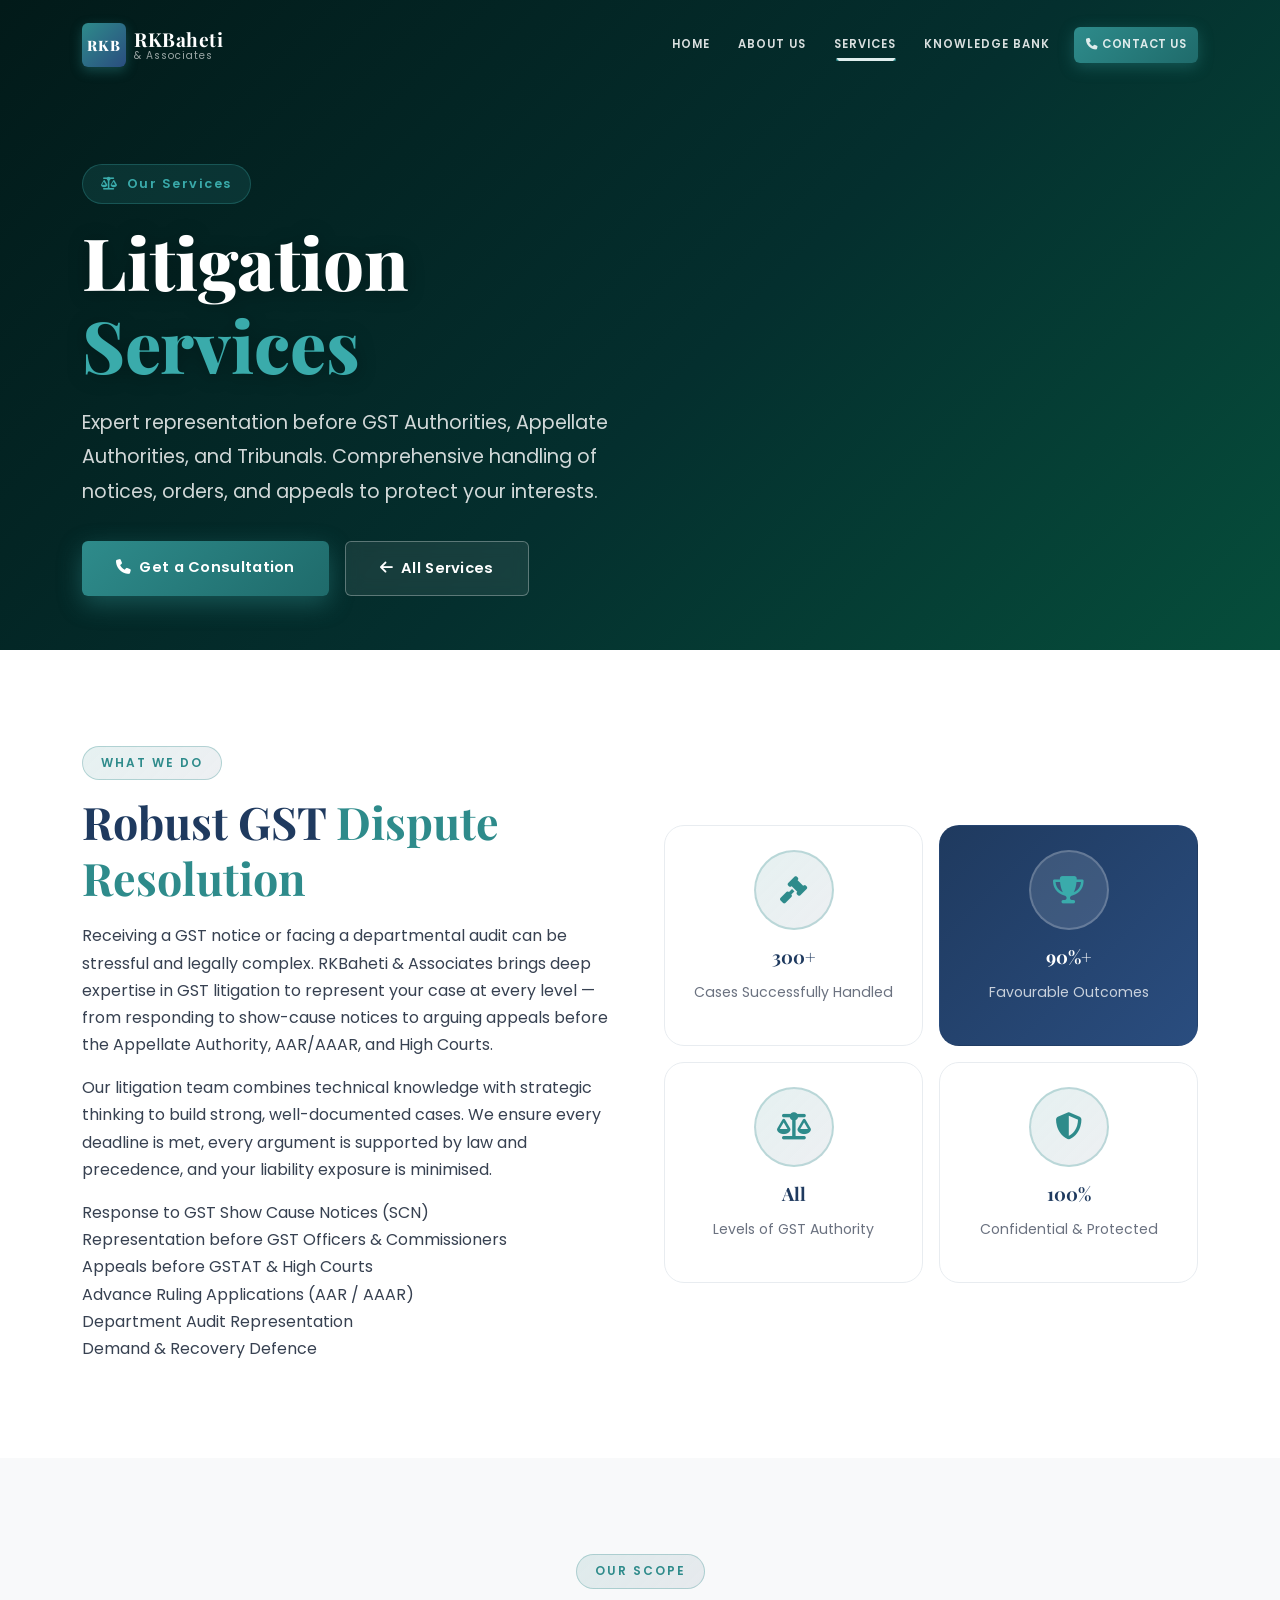
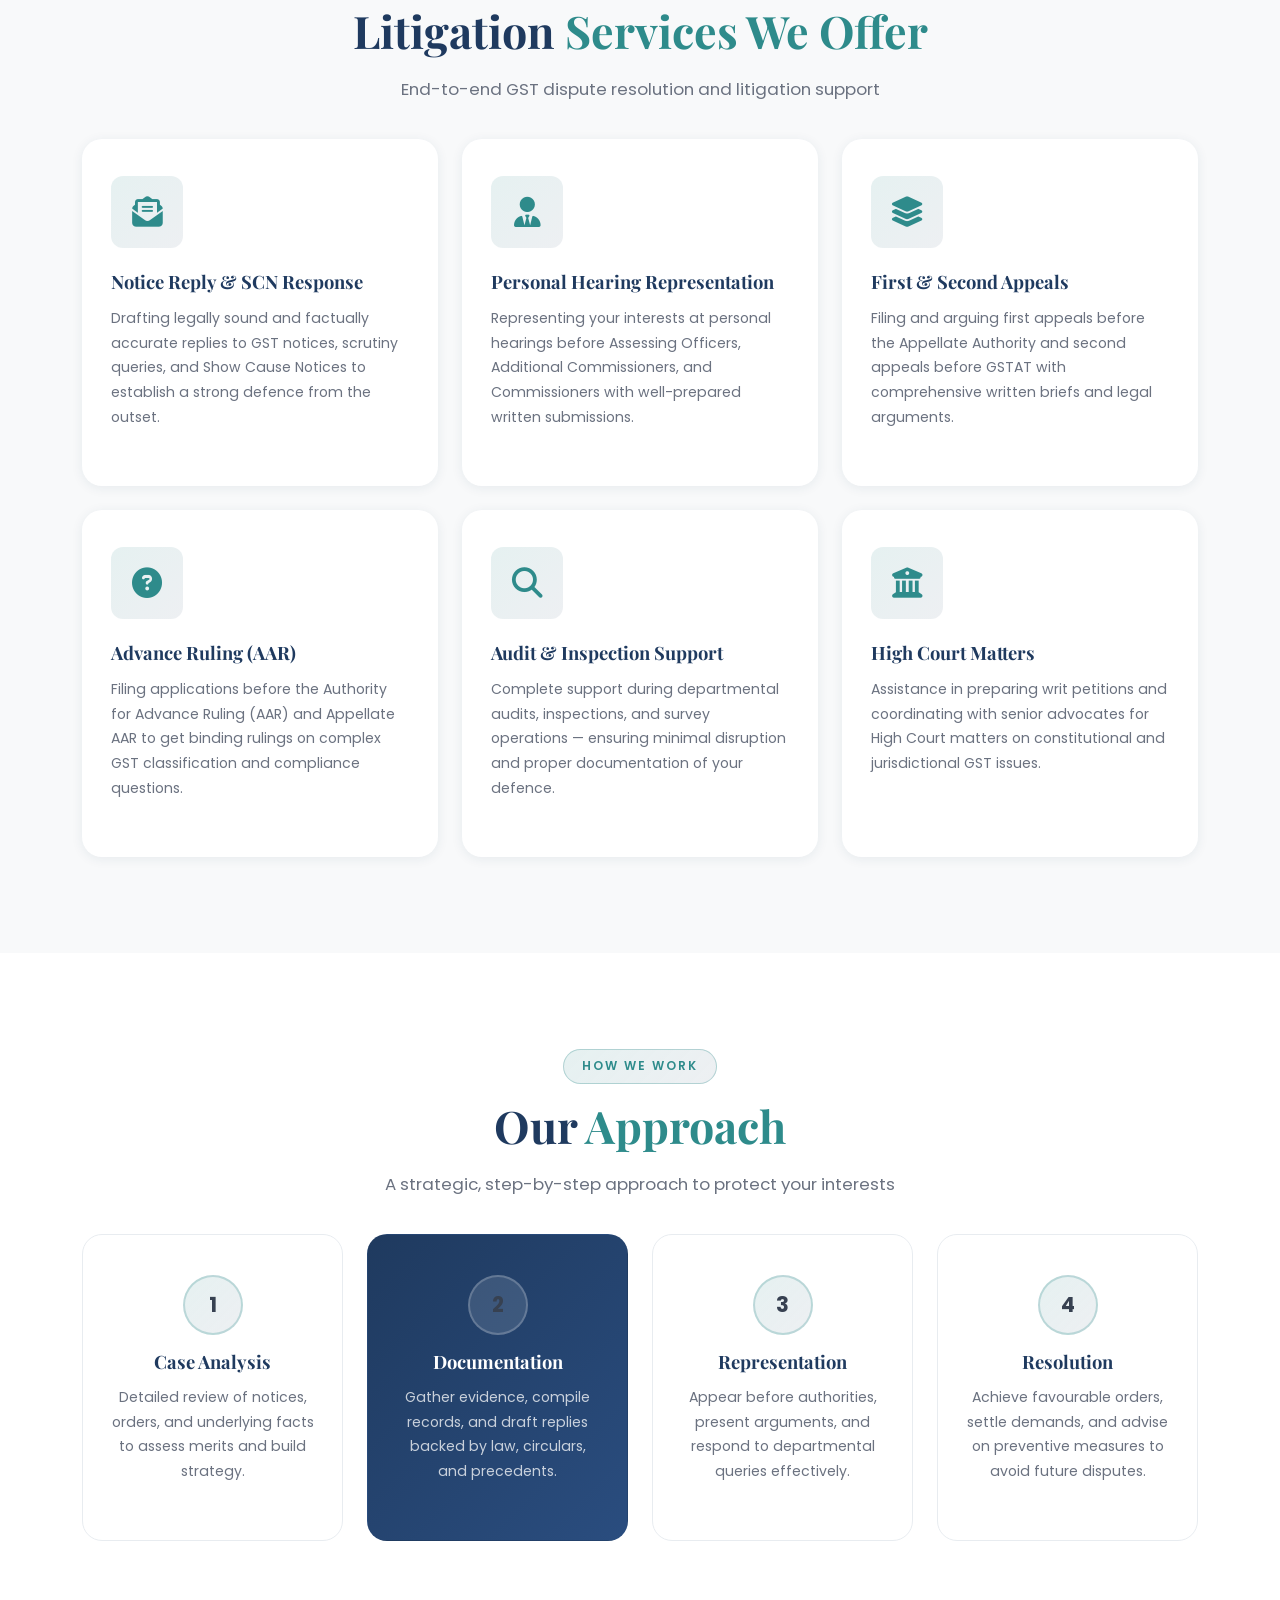
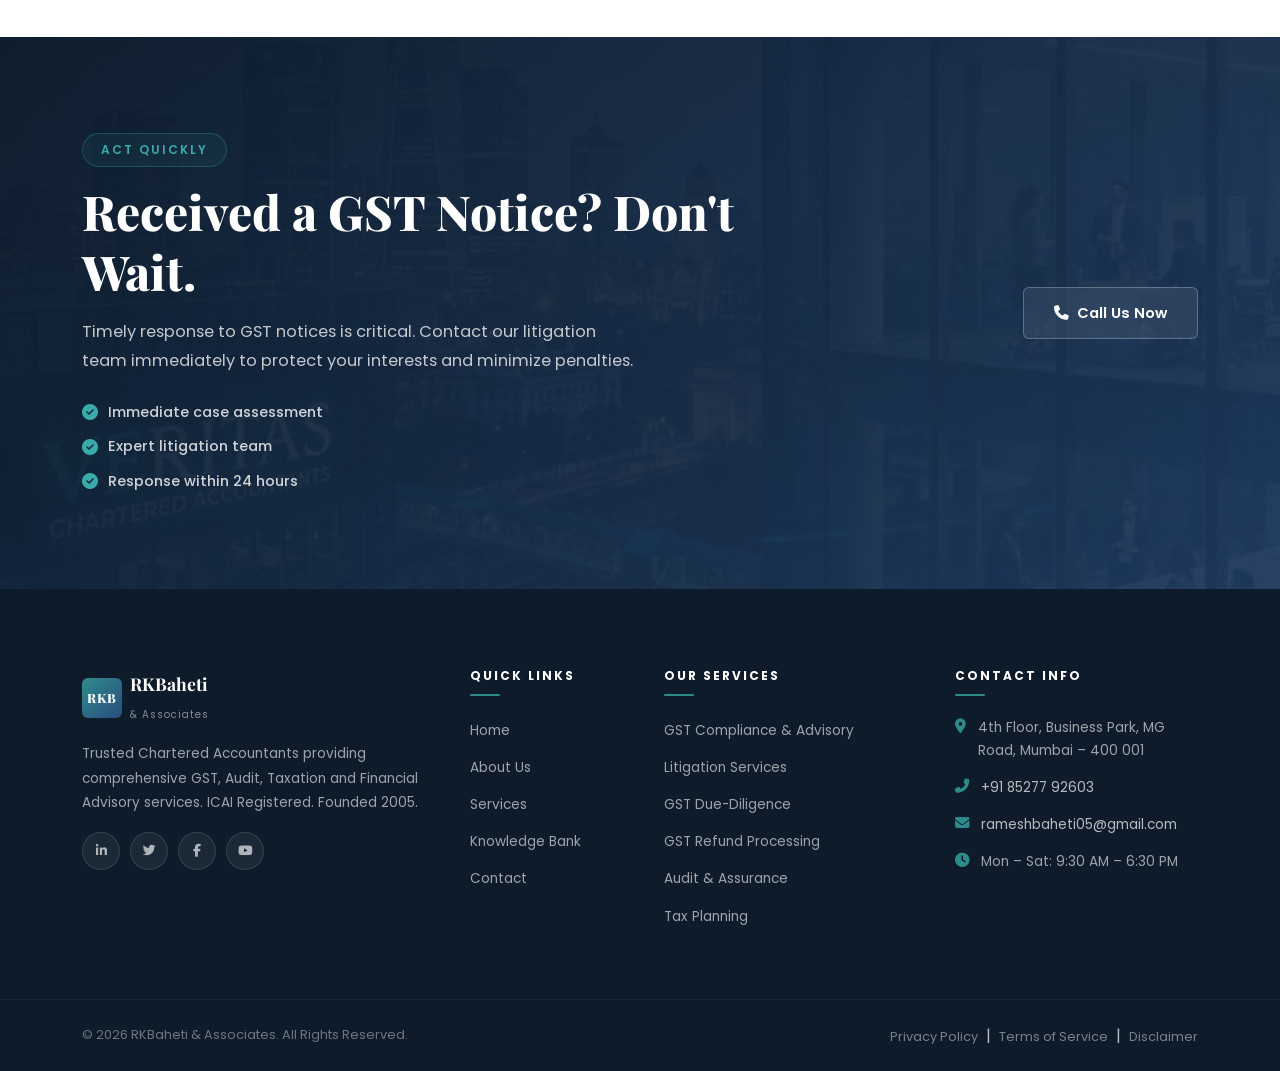
<file: services/litigation.html>
<!DOCTYPE html>
<html lang="en">

<head>
    <meta charset="UTF-8" />
    <meta name="viewport" content="width=device-width, initial-scale=1.0" />
    <meta name="description"
        content="Litigation Services – RKBaheti & Associates. Expert representation before GST authorities, Appellate Authorities, and Tribunals." />
    <title>Litigation Services | RKBaheti & Associates</title>
    <link rel="preconnect" href="https://fonts.googleapis.com" />
    <link rel="preconnect" href="https://fonts.gstatic.com" crossorigin />
    <link
        href="https://fonts.googleapis.com/css2?family=Playfair+Display:wght@400;500;600;700;800&family=Poppins:wght@300;400;500;600;700&display=swap"
        rel="stylesheet" />
    <link rel="stylesheet" href="https://cdn.jsdelivr.net/npm/bootstrap@5.3.3/dist/css/bootstrap.min.css" />
    <link rel="stylesheet" href="https://cdnjs.cloudflare.com/ajax/libs/font-awesome/6.5.1/css/all.min.css" />
    <link rel="stylesheet" href="https://cdn.jsdelivr.net/npm/aos@2.3.4/dist/aos.css" />
    <link rel="stylesheet" href="../assets/css/style.css" />
</head>

<body>

    <!-- ========== NAVBAR ========== -->
    <nav id="mainNav" class="navbar navbar-expand-lg fixed-top" aria-label="Main navigation">
        <div class="container-xl">
            <a class="navbar-brand d-flex align-items-center gap-2" href="../index.html#home"
                aria-label="RKBaheti Home">
                <div class="logo-emblem"><span class="logo-initials">RKB</span></div>
                <div class="logo-text"><span class="logo-name">RKBaheti</span><span class="logo-tagline">&
                        Associates</span></div>
            </a>
            <button class="navbar-toggler" type="button" data-bs-toggle="collapse" data-bs-target="#navbarContent"
                aria-controls="navbarContent" aria-expanded="false" aria-label="Toggle navigation">
                <span class="hamburger-icon"><span></span><span></span><span></span></span>
            </button>
            <div class="collapse navbar-collapse" id="navbarContent">
                <ul class="navbar-nav ms-auto align-items-lg-center gap-lg-1">
                    <li class="nav-item"><a class="nav-link" href="../index.html#home">HOME</a></li>
                    <li class="nav-item">
                        <a class="nav-link" href="../index.html#philosophy">ABOUT US</a>
                    </li>
                    <li class="nav-item dropdown">
                        <a class="nav-link dropdown-toggle active" href="#" id="servicesDropdown"
                            data-bs-toggle="dropdown" aria-expanded="false">SERVICES</a>
                        <ul class="dropdown-menu" aria-labelledby="servicesDropdown">
                            <li><a class="dropdown-item" href="gst-compliance.html"><i
                                        class="fas fa-file-invoice-dollar me-2"></i>GST Compliance & Advisory</a></li>
                            <li><a class="dropdown-item" href="litigation.html"><i
                                        class="fas fa-balance-scale me-2"></i>Litigation Services</a></li>
                            <li><a class="dropdown-item" href="gst-due-diligence.html"><i
                                        class="fas fa-search-dollar me-2"></i>GST Due-Diligence</a></li>
                            <li><a class="dropdown-item" href="gst-refund.html"><i
                                        class="fas fa-hand-holding-usd me-2"></i>GST Refund Processing</a></li>
                            <li><a class="dropdown-item" href="audit-assurance.html"><i
                                        class="fas fa-clipboard-check me-2"></i>Audit & Assurance</a></li>
                            <li><a class="dropdown-item" href="tax-planning.html"><i
                                        class="fas fa-chart-pie me-2"></i>Tax Planning & Advisory</a></li>
                            <li><a class="dropdown-item" href="business-setup.html"><i
                                        class="fas fa-building me-2"></i>Business Setup & Corporate</a></li>
                            <li><a class="dropdown-item" href="financial-advisory.html"><i
                                        class="fas fa-project-diagram me-2"></i>Financial Advisory</a></li>
                        </ul>
                    </li>
                    <li class="nav-item dropdown">
                        <a class="nav-link dropdown-toggle" href="#" id="knowledgeDropdown" data-bs-toggle="dropdown"
                            aria-expanded="false">KNOWLEDGE BANK</a>
                        <ul class="dropdown-menu" aria-labelledby="knowledgeDropdown">
                            <li><a class="dropdown-item" href="../index.html#knowledge"><i
                                        class="fas fa-newspaper me-2"></i>GST Updates</a></li>
                            <li><a class="dropdown-item" href="../index.html#knowledge"><i
                                        class="fas fa-file-alt me-2"></i>Tax Circulars</a></li>
                            <li><a class="dropdown-item" href="../index.html#knowledge"><i
                                        class="fas fa-calendar-check me-2"></i>Compliance Calendar</a></li>
                            <li><a class="dropdown-item" href="../index.html#knowledge"><i
                                        class="fas fa-briefcase me-2"></i>Case Studies</a></li>
                        </ul>
                    </li>

                    <li class="nav-item ms-lg-2"><a class="nav-link nav-cta-btn" href="../index.html#contact"><i
                                class="fas fa-phone me-1"></i>CONTACT US</a></li>
                </ul>
            </div>
        </div>
    </nav>

    <!-- ========== SERVICE HERO ========== -->
    <section class="hero-section" style="min-height:60vh;" aria-label="Litigation Services">
        <div class="hero-overlay"></div>
        <div class="container-xl hero-content">
            <div class="row align-items-center" style="min-height:60vh;">
                <div class="col-lg-8" data-aos="fade-right" data-aos-duration="1000">
                    <div class="hero-badge mb-3"><i class="fas fa-balance-scale me-2"></i>Our Services</div>
                    <h1 class="hero-title">Litigation<br /><span class="hero-title-accent">Services</span></h1>
                    <p class="hero-subtitle">Expert representation before GST Authorities, Appellate Authorities, and
                        Tribunals. Comprehensive handling of notices, orders, and appeals to protect your interests.</p>
                    <div class="hero-actions d-flex flex-wrap gap-3">
                        <a href="../index.html#contact" class="btn btn-hero-primary"><i
                                class="fas fa-phone me-2"></i>Get a Consultation</a>
                        <a href="../index.html#services" class="btn btn-hero-secondary"><i
                                class="fas fa-arrow-left me-2"></i>All Services</a>
                    </div>
                </div>
            </div>
        </div>
    </section>

    <!-- ========== OVERVIEW ========== -->
    <section class="section-pad" aria-label="Service Overview">
        <div class="container-xl">
            <div class="row align-items-center g-5">
                <div class="col-lg-6" data-aos="fade-right">
                    <span class="section-badge">What We Do</span>
                    <h2 class="section-title">Robust GST <span class="text-accent">Dispute Resolution</span></h2>
                    <p class="about-text">Receiving a GST notice or facing a departmental audit can be stressful and
                        legally complex. RKBaheti & Associates brings deep expertise in GST litigation to represent your
                        case at every level — from responding to show-cause notices to arguing appeals before the
                        Appellate Authority, AAR/AAAR, and High Courts.</p>
                    <p class="about-text">Our litigation team combines technical knowledge with strategic thinking to
                        build strong, well-documented cases. We ensure every deadline is met, every argument is
                        supported by law and precedence, and your liability exposure is minimised.</p>
                    <ul class="about-list mt-3">
                        <li>Response to GST Show Cause Notices (SCN)</li>
                        <li>Representation before GST Officers & Commissioners</li>
                        <li>Appeals before GSTAT & High Courts</li>
                        <li>Advance Ruling Applications (AAR / AAAR)</li>
                        <li>Department Audit Representation</li>
                        <li>Demand & Recovery Defence</li>
                    </ul>
                </div>
                <div class="col-lg-6" data-aos="fade-left">
                    <div class="row g-3">
                        <div class="col-6">
                            <div class="why-card text-center p-4">
                                <div class="why-icon-ring mx-auto mb-3"><i class="fas fa-gavel"></i></div>
                                <h5 class="why-title">300+</h5>
                                <p class="why-desc">Cases Successfully Handled</p>
                            </div>
                        </div>
                        <div class="col-6">
                            <div class="why-card why-card-highlight text-center p-4">
                                <div class="why-icon-ring mx-auto mb-3"><i class="fas fa-trophy"></i></div>
                                <h5 class="why-title">90%+</h5>
                                <p class="why-desc">Favourable Outcomes</p>
                            </div>
                        </div>
                        <div class="col-6">
                            <div class="why-card text-center p-4">
                                <div class="why-icon-ring mx-auto mb-3"><i class="fas fa-balance-scale"></i></div>
                                <h5 class="why-title">All</h5>
                                <p class="why-desc">Levels of GST Authority</p>
                            </div>
                        </div>
                        <div class="col-6">
                            <div class="why-card text-center p-4">
                                <div class="why-icon-ring mx-auto mb-3"><i class="fas fa-shield-alt"></i></div>
                                <h5 class="why-title">100%</h5>
                                <p class="why-desc">Confidential & Protected</p>
                            </div>
                        </div>
                    </div>
                </div>
            </div>
        </div>
    </section>

    <!-- ========== SERVICES DETAIL ========== -->
    <section class="section-pad" style="background:var(--bg-light, #f8f9fa);" aria-label="Service Details">
        <div class="container-xl">
            <div class="section-header text-center" data-aos="fade-up">
                <span class="section-badge">Our Scope</span>
                <h2 class="section-title">Litigation <span class="text-accent">Services We Offer</span></h2>
                <p class="section-subtitle">End-to-end GST dispute resolution and litigation support</p>
            </div>
            <div class="row g-4 mt-2">
                <div class="col-lg-4 col-md-6" data-aos="fade-up" data-aos-delay="100">
                    <article class="service-card">
                        <div class="service-icon-wrap">
                            <div class="service-icon-bg"></div><i class="fas fa-envelope-open-text service-icon"></i>
                        </div>
                        <h3 class="service-title">Notice Reply & SCN Response</h3>
                        <p class="service-desc">Drafting legally sound and factually accurate replies to GST notices,
                            scrutiny queries, and Show Cause Notices to establish a strong defence from the outset.</p>
                    </article>
                </div>
                <div class="col-lg-4 col-md-6" data-aos="fade-up" data-aos-delay="200">
                    <article class="service-card">
                        <div class="service-icon-wrap">
                            <div class="service-icon-bg"></div><i class="fas fa-user-tie service-icon"></i>
                        </div>
                        <h3 class="service-title">Personal Hearing Representation</h3>
                        <p class="service-desc">Representing your interests at personal hearings before Assessing
                            Officers, Additional Commissioners, and Commissioners with well-prepared written
                            submissions.</p>
                    </article>
                </div>
                <div class="col-lg-4 col-md-6" data-aos="fade-up" data-aos-delay="300">
                    <article class="service-card">
                        <div class="service-icon-wrap">
                            <div class="service-icon-bg"></div><i class="fas fa-layer-group service-icon"></i>
                        </div>
                        <h3 class="service-title">First & Second Appeals</h3>
                        <p class="service-desc">Filing and arguing first appeals before the Appellate Authority and
                            second appeals before GSTAT with comprehensive written briefs and legal arguments.</p>
                    </article>
                </div>
                <div class="col-lg-4 col-md-6" data-aos="fade-up" data-aos-delay="100">
                    <article class="service-card">
                        <div class="service-icon-wrap">
                            <div class="service-icon-bg"></div><i class="fas fa-question-circle service-icon"></i>
                        </div>
                        <h3 class="service-title">Advance Ruling (AAR)</h3>
                        <p class="service-desc">Filing applications before the Authority for Advance Ruling (AAR) and
                            Appellate AAR to get binding rulings on complex GST classification and compliance questions.
                        </p>
                    </article>
                </div>
                <div class="col-lg-4 col-md-6" data-aos="fade-up" data-aos-delay="200">
                    <article class="service-card">
                        <div class="service-icon-wrap">
                            <div class="service-icon-bg"></div><i class="fas fa-search service-icon"></i>
                        </div>
                        <h3 class="service-title">Audit & Inspection Support</h3>
                        <p class="service-desc">Complete support during departmental audits, inspections, and survey
                            operations — ensuring minimal disruption and proper documentation of your defence.</p>
                    </article>
                </div>
                <div class="col-lg-4 col-md-6" data-aos="fade-up" data-aos-delay="300">
                    <article class="service-card">
                        <div class="service-icon-wrap">
                            <div class="service-icon-bg"></div><i class="fas fa-university service-icon"></i>
                        </div>
                        <h3 class="service-title">High Court Matters</h3>
                        <p class="service-desc">Assistance in preparing writ petitions and coordinating with senior
                            advocates for High Court matters on constitutional and jurisdictional GST issues.</p>
                    </article>
                </div>
            </div>
        </div>
    </section>

    <!-- ========== PROCESS ========== -->
    <section class="section-pad" aria-label="Our Process">
        <div class="container-xl">
            <div class="section-header text-center" data-aos="fade-up">
                <span class="section-badge">How We Work</span>
                <h2 class="section-title">Our <span class="text-accent">Approach</span></h2>
                <p class="section-subtitle">A strategic, step-by-step approach to protect your interests</p>
            </div>
            <div class="row g-4 mt-2 justify-content-center">
                <div class="col-lg-3 col-md-6" data-aos="fade-up" data-aos-delay="100">
                    <div class="why-card text-center">
                        <div class="why-icon-ring mx-auto"
                            style="width:60px;height:60px;font-size:1.4rem;margin-bottom:1rem;"><span
                                style="font-weight:700;font-size:1.3rem;">1</span></div>
                        <h3 class="why-title">Case Analysis</h3>
                        <p class="why-desc">Detailed review of notices, orders, and underlying facts to assess merits
                            and build strategy.</p>
                    </div>
                </div>
                <div class="col-lg-3 col-md-6" data-aos="fade-up" data-aos-delay="200">
                    <div class="why-card why-card-highlight text-center">
                        <div class="why-icon-ring mx-auto"
                            style="width:60px;height:60px;font-size:1.4rem;margin-bottom:1rem;"><span
                                style="font-weight:700;font-size:1.3rem;">2</span></div>
                        <h3 class="why-title">Documentation</h3>
                        <p class="why-desc">Gather evidence, compile records, and draft replies backed by law,
                            circulars, and precedents.</p>
                    </div>
                </div>
                <div class="col-lg-3 col-md-6" data-aos="fade-up" data-aos-delay="300">
                    <div class="why-card text-center">
                        <div class="why-icon-ring mx-auto"
                            style="width:60px;height:60px;font-size:1.4rem;margin-bottom:1rem;"><span
                                style="font-weight:700;font-size:1.3rem;">3</span></div>
                        <h3 class="why-title">Representation</h3>
                        <p class="why-desc">Appear before authorities, present arguments, and respond to departmental
                            queries effectively.</p>
                    </div>
                </div>
                <div class="col-lg-3 col-md-6" data-aos="fade-up" data-aos-delay="400">
                    <div class="why-card text-center">
                        <div class="why-icon-ring mx-auto"
                            style="width:60px;height:60px;font-size:1.4rem;margin-bottom:1rem;"><span
                                style="font-weight:700;font-size:1.3rem;">4</span></div>
                        <h3 class="why-title">Resolution</h3>
                        <p class="why-desc">Achieve favourable orders, settle demands, and advise on preventive measures
                            to avoid future disputes.</p>
                    </div>
                </div>
            </div>
        </div>
    </section>

    <!-- ========== CTA ========== -->
    <section class="cta-section" aria-label="Call to action">
        <div class="cta-overlay"></div>
        <div class="container-xl">
            <div class="row align-items-center">
                <div class="col-lg-8" data-aos="fade-right">
                    <span class="section-badge cta-badge">Act Quickly</span>
                    <h2 class="cta-title">Received a GST Notice? Don't Wait.</h2>
                    <p class="cta-subtitle">Timely response to GST notices is critical. Contact our litigation team
                        immediately to protect your interests and minimize penalties.</p>
                    <ul class="cta-features">
                        <li><i class="fas fa-check-circle"></i> Immediate case assessment</li>
                        <li><i class="fas fa-check-circle"></i> Expert litigation team</li>
                        <li><i class="fas fa-check-circle"></i> Response within 24 hours</li>
                    </ul>
                </div>
                <div class="col-lg-4 text-lg-end text-center mt-4 mt-lg-0" data-aos="fade-left">
                    <a href="tel:+918527792603" class="btn btn-cta-secondary"><i class="fas fa-phone me-2"></i>Call Us
                        Now</a>
                </div>
            </div>
        </div>
    </section>

    <!-- ========== FOOTER ========== -->
    <footer class="site-footer" role="contentinfo">
        <div class="footer-top">
            <div class="container-xl">
                <div class="row g-5">
                    <div class="col-lg-4 col-md-6">
                        <div class="footer-brand d-flex align-items-center gap-2 mb-3">
                            <div class="logo-emblem-sm"><span class="logo-initials-sm">RKB</span></div>
                            <div><span class="footer-brand-name">RKBaheti</span><span class="footer-brand-sub">&
                                    Associates</span></div>
                        </div>
                        <p class="footer-about-text">Trusted Chartered Accountants providing comprehensive GST, Audit,
                            Taxation and Financial Advisory services. ICAI Registered. Founded 2005.</p>
                        <div class="footer-socials mt-3">
                            <a href="#" class="footer-social-icon" aria-label="LinkedIn"><i
                                    class="fab fa-linkedin-in"></i></a>
                            <a href="#" class="footer-social-icon" aria-label="Twitter"><i
                                    class="fab fa-twitter"></i></a>
                            <a href="#" class="footer-social-icon" aria-label="Facebook"><i
                                    class="fab fa-facebook-f"></i></a>
                            <a href="#" class="footer-social-icon" aria-label="YouTube"><i
                                    class="fab fa-youtube"></i></a>
                        </div>
                    </div>
                    <div class="col-lg-2 col-md-6 col-6">
                        <h4 class="footer-heading">Quick Links</h4>
                        <ul class="footer-links">
                            <li><a href="../index.html#home">Home</a></li>
                            <li><a href="../index.html#about">About Us</a></li>
                            <li><a href="../index.html#services">Services</a></li>
                            <li><a href="../index.html#knowledge">Knowledge Bank</a></li>
                            <li><a href="../index.html#contact">Contact</a></li>
                        </ul>
                    </div>
                    <div class="col-lg-3 col-md-6 col-6">
                        <h4 class="footer-heading">Our Services</h4>
                        <ul class="footer-links">
                            <li><a href="gst-compliance.html">GST Compliance & Advisory</a></li>
                            <li><a href="litigation.html">Litigation Services</a></li>
                            <li><a href="gst-due-diligence.html">GST Due-Diligence</a></li>
                            <li><a href="gst-refund.html">GST Refund Processing</a></li>
                            <li><a href="audit-assurance.html">Audit & Assurance</a></li>
                            <li><a href="tax-planning.html">Tax Planning</a></li>
                        </ul>
                    </div>
                    <div class="col-lg-3 col-md-6">
                        <h4 class="footer-heading">Contact Info</h4>
                        <ul class="footer-contact-list">
                            <li><i class="fas fa-map-marker-alt"></i><span>4th Floor, Business Park, MG Road, Mumbai –
                                    400 001</span></li>
                            <li><i class="fas fa-phone-alt"></i><a href="tel:+918527792603">+91 85277 92603</a></li>
                            <li><i class="fas fa-envelope"></i><a
                                    href="mailto:rameshbaheti05@gmail.com">rameshbaheti05@gmail.com</a></li>
                            <li><i class="fas fa-clock"></i><span>Mon – Sat: 9:30 AM – 6:30 PM</span></li>
                        </ul>
                    </div>
                </div>
            </div>
        </div>
        <div class="footer-bottom">
            <div class="container-xl">
                <div class="row align-items-center">
                    <div class="col-md-6 text-center text-md-start">
                        <p>&copy; 2026 RKBaheti & Associates. All Rights Reserved.</p>
                    </div>
                    <div class="col-md-6 text-center text-md-end">
                        <a href="#">Privacy Policy</a><span class="mx-2">|</span><a href="#">Terms of Service</a><span
                            class="mx-2">|</span><a href="#">Disclaimer</a>
                    </div>
                </div>
            </div>
        </div>
    </footer>

    <button id="scrollTopBtn" class="scroll-top-btn" aria-label="Scroll to top"><i
            class="fas fa-chevron-up"></i></button>
    <script src="https://cdn.jsdelivr.net/npm/bootstrap@5.3.3/dist/js/bootstrap.bundle.min.js"></script>
    <script src="https://cdn.jsdelivr.net/npm/aos@2.3.4/dist/aos.js"></script>
    <script src="../assets/js/main.js"></script>
</body>

</html>
</file>
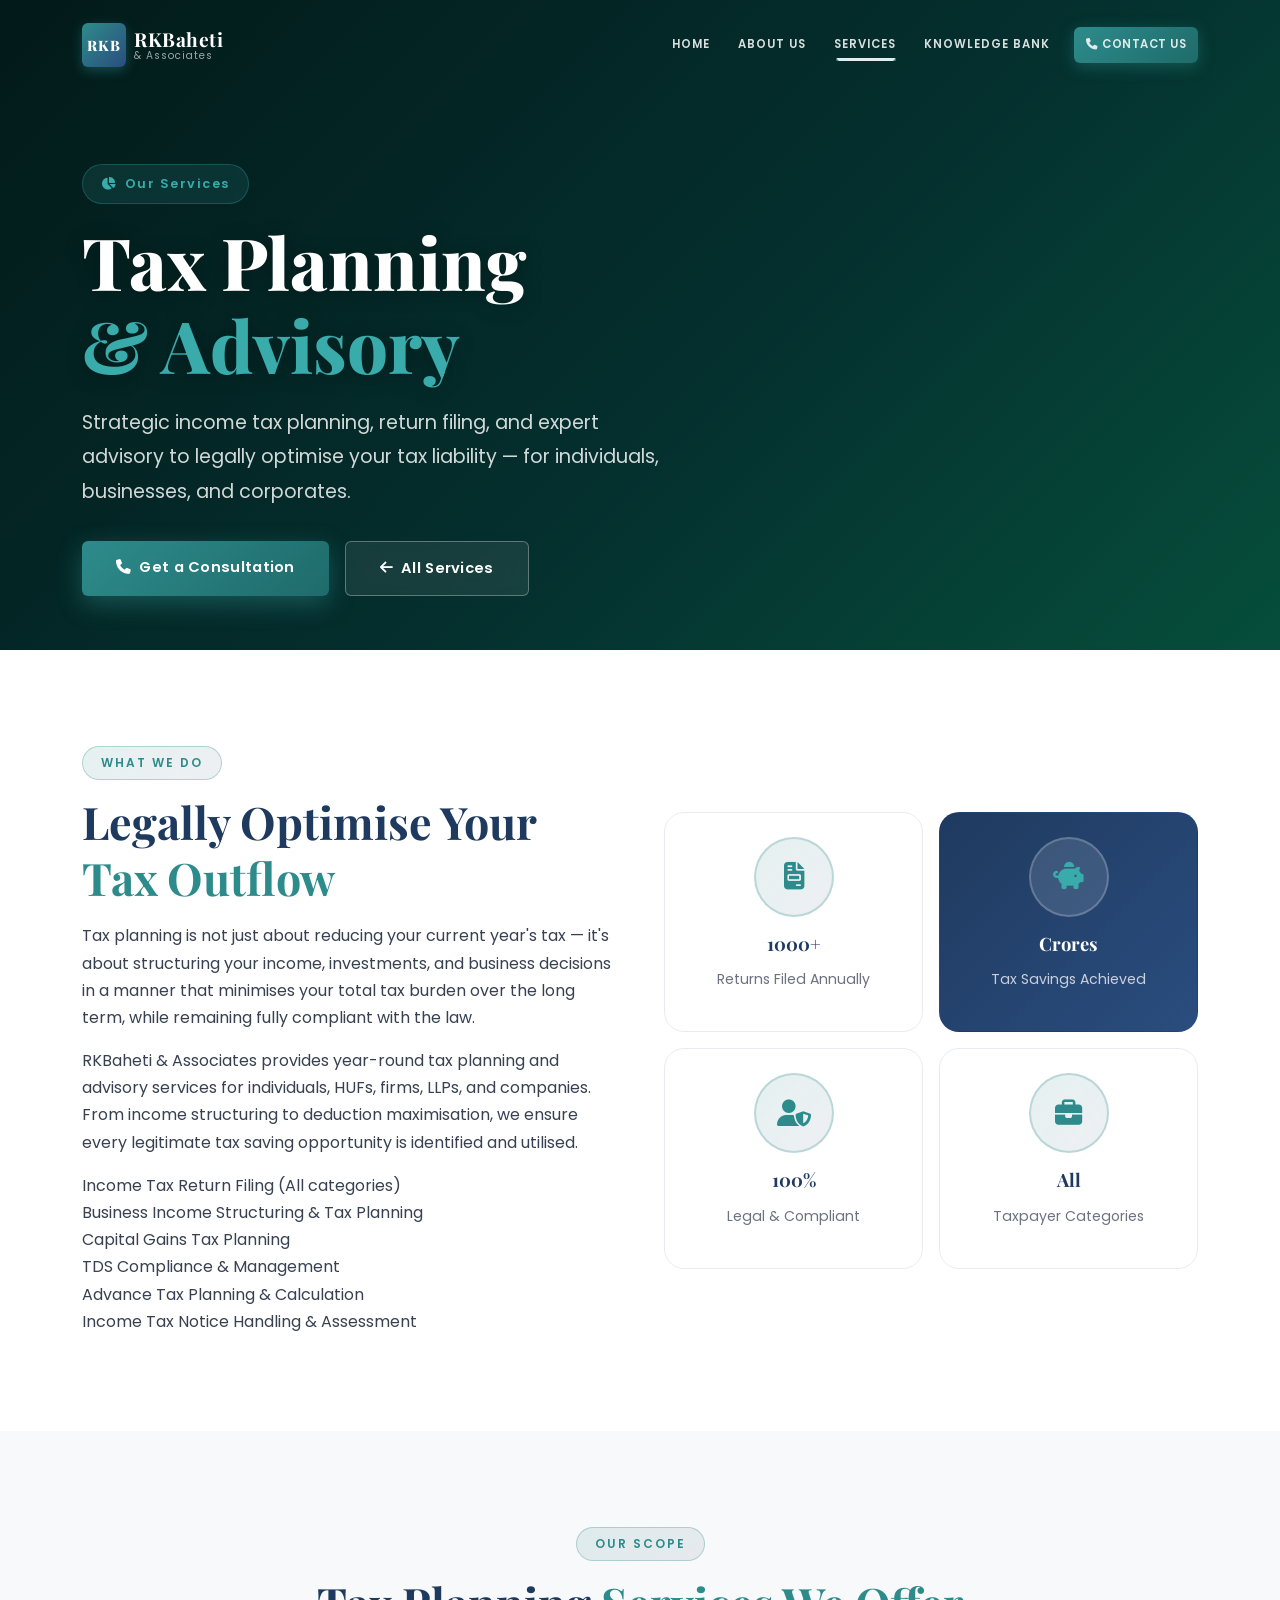
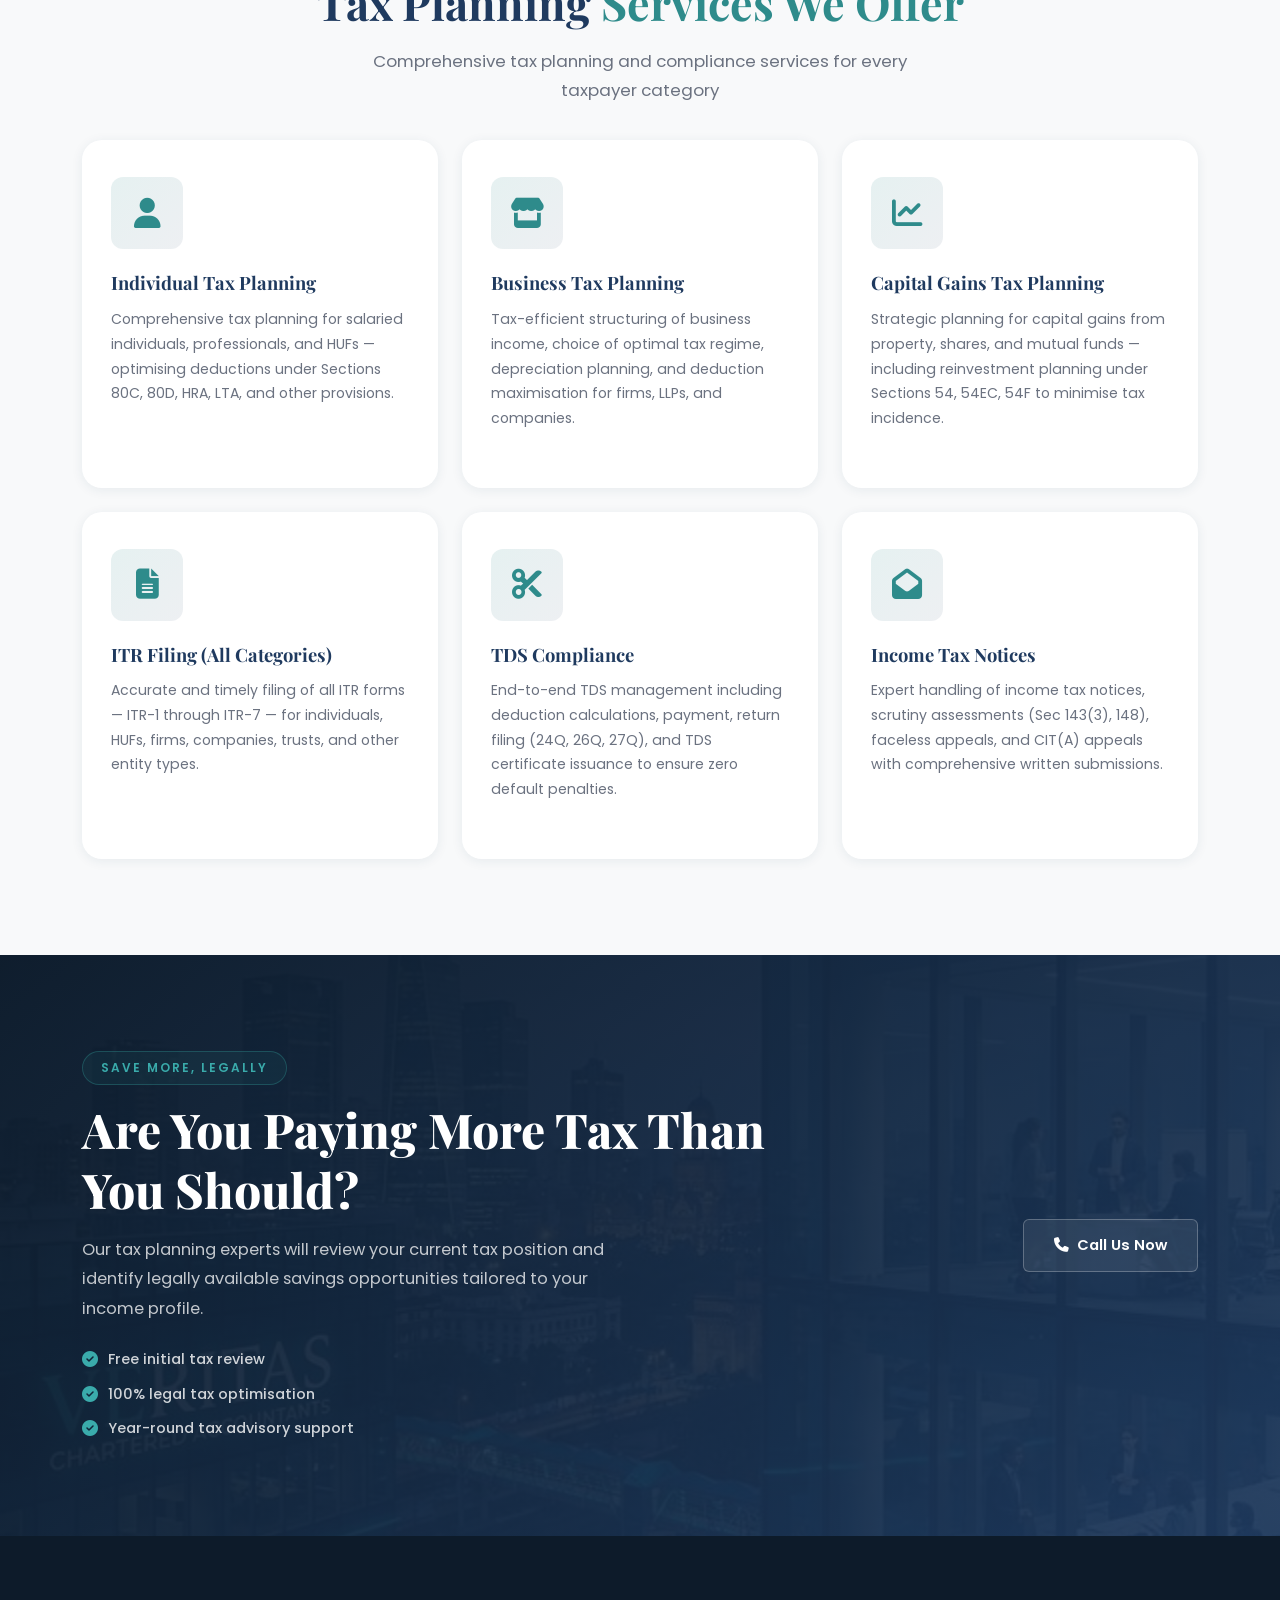
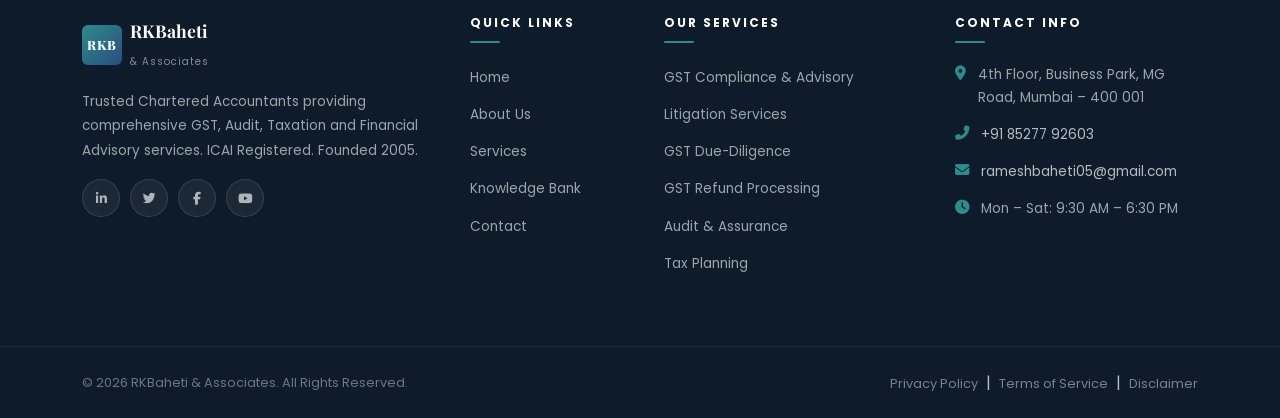
<file: services/tax-planning.html>
<!DOCTYPE html>
<html lang="en">
<head>
    <meta charset="UTF-8" />
    <meta name="viewport" content="width=device-width, initial-scale=1.0" />
    <meta name="description" content="Tax Planning & Advisory – RKBaheti & Associates. Strategic income tax planning, return filing, and advisory services to optimise your tax liability while ensuring full legal compliance." />
    <title>Tax Planning & Advisory | RKBaheti & Associates</title>
    <link rel="preconnect" href="https://fonts.googleapis.com" />
    <link rel="preconnect" href="https://fonts.gstatic.com" crossorigin />
    <link href="https://fonts.googleapis.com/css2?family=Playfair+Display:wght@400;500;600;700;800&family=Poppins:wght@300;400;500;600;700&display=swap" rel="stylesheet" />
    <link rel="stylesheet" href="https://cdn.jsdelivr.net/npm/bootstrap@5.3.3/dist/css/bootstrap.min.css" />
    <link rel="stylesheet" href="https://cdnjs.cloudflare.com/ajax/libs/font-awesome/6.5.1/css/all.min.css" />
    <link rel="stylesheet" href="https://cdn.jsdelivr.net/npm/aos@2.3.4/dist/aos.css" />
    <link rel="stylesheet" href="../assets/css/style.css" />
</head>
<body>
    <nav id="mainNav" class="navbar navbar-expand-lg fixed-top" aria-label="Main navigation">
        <div class="container-xl">
            <a class="navbar-brand d-flex align-items-center gap-2" href="../index.html#home">
                <div class="logo-emblem"><span class="logo-initials">RKB</span></div>
                <div class="logo-text"><span class="logo-name">RKBaheti</span><span class="logo-tagline">& Associates</span></div>
            </a>
            <button class="navbar-toggler" type="button" data-bs-toggle="collapse" data-bs-target="#navbarContent" aria-controls="navbarContent" aria-expanded="false" aria-label="Toggle navigation">
                <span class="hamburger-icon"><span></span><span></span><span></span></span>
            </button>
            <div class="collapse navbar-collapse" id="navbarContent">
                <ul class="navbar-nav ms-auto align-items-lg-center gap-lg-1">
                    <li class="nav-item"><a class="nav-link" href="../index.html#home">HOME</a></li>
                    <li class="nav-item">
                        <a class="nav-link" href="../index.html#philosophy">ABOUT US</a>
                    </li>
                    <li class="nav-item dropdown">
                        <a class="nav-link dropdown-toggle active" href="#" id="servicesDropdown" data-bs-toggle="dropdown" aria-expanded="false">SERVICES</a>
                        <ul class="dropdown-menu" aria-labelledby="servicesDropdown">
                            <li><a class="dropdown-item" href="gst-compliance.html"><i class="fas fa-file-invoice-dollar me-2"></i>GST Compliance & Advisory</a></li>
                            <li><a class="dropdown-item" href="litigation.html"><i class="fas fa-balance-scale me-2"></i>Litigation Services</a></li>
                            <li><a class="dropdown-item" href="gst-due-diligence.html"><i class="fas fa-search-dollar me-2"></i>GST Due-Diligence</a></li>
                            <li><a class="dropdown-item" href="gst-refund.html"><i class="fas fa-hand-holding-usd me-2"></i>GST Refund Processing</a></li>
                            <li><a class="dropdown-item" href="audit-assurance.html"><i class="fas fa-clipboard-check me-2"></i>Audit & Assurance</a></li>
                            <li><a class="dropdown-item" href="tax-planning.html"><i class="fas fa-chart-pie me-2"></i>Tax Planning & Advisory</a></li>
                            <li><a class="dropdown-item" href="business-setup.html"><i class="fas fa-building me-2"></i>Business Setup & Corporate</a></li>
                            <li><a class="dropdown-item" href="financial-advisory.html"><i class="fas fa-project-diagram me-2"></i>Financial Advisory</a></li>
                        </ul>
                    </li>
                    <li class="nav-item dropdown">
                        <a class="nav-link dropdown-toggle" href="#" id="knowledgeDropdown" data-bs-toggle="dropdown" aria-expanded="false">KNOWLEDGE BANK</a>
                        <ul class="dropdown-menu" aria-labelledby="knowledgeDropdown">
                            <li><a class="dropdown-item" href="../index.html#knowledge"><i class="fas fa-newspaper me-2"></i>GST Updates</a></li>
                            <li><a class="dropdown-item" href="../index.html#knowledge"><i class="fas fa-file-alt me-2"></i>Tax Circulars</a></li>
                            <li><a class="dropdown-item" href="../index.html#knowledge"><i class="fas fa-calendar-check me-2"></i>Compliance Calendar</a></li>
                            <li><a class="dropdown-item" href="../index.html#knowledge"><i class="fas fa-briefcase me-2"></i>Case Studies</a></li>
                        </ul>
                    </li>
                    <li class="nav-item ms-lg-2"><a class="nav-link nav-cta-btn" href="../index.html#contact"><i class="fas fa-phone me-1"></i>CONTACT US</a></li>
                </ul>
            </div>
        </div>
    </nav>

    <section class="hero-section" style="min-height:60vh;">
        <div class="hero-overlay"></div>
        <div class="container-xl hero-content">
            <div class="row align-items-center" style="min-height:60vh;">
                <div class="col-lg-8" data-aos="fade-right" data-aos-duration="1000">
                    <div class="hero-badge mb-3"><i class="fas fa-chart-pie me-2"></i>Our Services</div>
                    <h1 class="hero-title">Tax Planning<br /><span class="hero-title-accent">& Advisory</span></h1>
                    <p class="hero-subtitle">Strategic income tax planning, return filing, and expert advisory to legally optimise your tax liability — for individuals, businesses, and corporates.</p>
                    <div class="hero-actions d-flex flex-wrap gap-3">
                        <a href="../index.html#contact" class="btn btn-hero-primary"><i class="fas fa-phone me-2"></i>Get a Consultation</a>
                        <a href="../index.html#services" class="btn btn-hero-secondary"><i class="fas fa-arrow-left me-2"></i>All Services</a>
                    </div>
                </div>
            </div>
        </div>
    </section>

    <section class="section-pad">
        <div class="container-xl">
            <div class="row align-items-center g-5">
                <div class="col-lg-6" data-aos="fade-right">
                    <span class="section-badge">What We Do</span>
                    <h2 class="section-title">Legally Optimise Your <span class="text-accent">Tax Outflow</span></h2>
                    <p class="about-text">Tax planning is not just about reducing your current year's tax — it's about structuring your income, investments, and business decisions in a manner that minimises your total tax burden over the long term, while remaining fully compliant with the law.</p>
                    <p class="about-text">RKBaheti & Associates provides year-round tax planning and advisory services for individuals, HUFs, firms, LLPs, and companies. From income structuring to deduction maximisation, we ensure every legitimate tax saving opportunity is identified and utilised.</p>
                    <ul class="about-list mt-3">
                        <li>Income Tax Return Filing (All categories)</li>
                        <li>Business Income Structuring & Tax Planning</li>
                        <li>Capital Gains Tax Planning</li>
                        <li>TDS Compliance & Management</li>
                        <li>Advance Tax Planning & Calculation</li>
                        <li>Income Tax Notice Handling & Assessment</li>
                    </ul>
                </div>
                <div class="col-lg-6" data-aos="fade-left">
                    <div class="row g-3">
                        <div class="col-6"><div class="why-card text-center p-4">
                            <div class="why-icon-ring mx-auto mb-3"><i class="fas fa-file-invoice"></i></div>
                            <h5 class="why-title">1000+</h5><p class="why-desc">Returns Filed Annually</p>
                        </div></div>
                        <div class="col-6"><div class="why-card why-card-highlight text-center p-4">
                            <div class="why-icon-ring mx-auto mb-3"><i class="fas fa-piggy-bank"></i></div>
                            <h5 class="why-title">Crores</h5><p class="why-desc">Tax Savings Achieved</p>
                        </div></div>
                        <div class="col-6"><div class="why-card text-center p-4">
                            <div class="why-icon-ring mx-auto mb-3"><i class="fas fa-user-shield"></i></div>
                            <h5 class="why-title">100%</h5><p class="why-desc">Legal & Compliant</p>
                        </div></div>
                        <div class="col-6"><div class="why-card text-center p-4">
                            <div class="why-icon-ring mx-auto mb-3"><i class="fas fa-briefcase"></i></div>
                            <h5 class="why-title">All</h5><p class="why-desc">Taxpayer Categories</p>
                        </div></div>
                    </div>
                </div>
            </div>
        </div>
    </section>

    <section class="section-pad" style="background:var(--bg-light, #f8f9fa);">
        <div class="container-xl">
            <div class="section-header text-center" data-aos="fade-up">
                <span class="section-badge">Our Scope</span>
                <h2 class="section-title">Tax Planning <span class="text-accent">Services We Offer</span></h2>
                <p class="section-subtitle">Comprehensive tax planning and compliance services for every taxpayer category</p>
            </div>
            <div class="row g-4 mt-2">
                <div class="col-lg-4 col-md-6" data-aos="fade-up" data-aos-delay="100">
                    <article class="service-card">
                        <div class="service-icon-wrap"><div class="service-icon-bg"></div><i class="fas fa-user service-icon"></i></div>
                        <h3 class="service-title">Individual Tax Planning</h3>
                        <p class="service-desc">Comprehensive tax planning for salaried individuals, professionals, and HUFs — optimising deductions under Sections 80C, 80D, HRA, LTA, and other provisions.</p>
                    </article>
                </div>
                <div class="col-lg-4 col-md-6" data-aos="fade-up" data-aos-delay="200">
                    <article class="service-card">
                        <div class="service-icon-wrap"><div class="service-icon-bg"></div><i class="fas fa-store service-icon"></i></div>
                        <h3 class="service-title">Business Tax Planning</h3>
                        <p class="service-desc">Tax-efficient structuring of business income, choice of optimal tax regime, depreciation planning, and deduction maximisation for firms, LLPs, and companies.</p>
                    </article>
                </div>
                <div class="col-lg-4 col-md-6" data-aos="fade-up" data-aos-delay="300">
                    <article class="service-card">
                        <div class="service-icon-wrap"><div class="service-icon-bg"></div><i class="fas fa-chart-line service-icon"></i></div>
                        <h3 class="service-title">Capital Gains Tax Planning</h3>
                        <p class="service-desc">Strategic planning for capital gains from property, shares, and mutual funds — including reinvestment planning under Sections 54, 54EC, 54F to minimise tax incidence.</p>
                    </article>
                </div>
                <div class="col-lg-4 col-md-6" data-aos="fade-up" data-aos-delay="100">
                    <article class="service-card">
                        <div class="service-icon-wrap"><div class="service-icon-bg"></div><i class="fas fa-file-alt service-icon"></i></div>
                        <h3 class="service-title">ITR Filing (All Categories)</h3>
                        <p class="service-desc">Accurate and timely filing of all ITR forms — ITR-1 through ITR-7 — for individuals, HUFs, firms, companies, trusts, and other entity types.</p>
                    </article>
                </div>
                <div class="col-lg-4 col-md-6" data-aos="fade-up" data-aos-delay="200">
                    <article class="service-card">
                        <div class="service-icon-wrap"><div class="service-icon-bg"></div><i class="fas fa-cut service-icon"></i></div>
                        <h3 class="service-title">TDS Compliance</h3>
                        <p class="service-desc">End-to-end TDS management including deduction calculations, payment, return filing (24Q, 26Q, 27Q), and TDS certificate issuance to ensure zero default penalties.</p>
                    </article>
                </div>
                <div class="col-lg-4 col-md-6" data-aos="fade-up" data-aos-delay="300">
                    <article class="service-card">
                        <div class="service-icon-wrap"><div class="service-icon-bg"></div><i class="fas fa-envelope-open service-icon"></i></div>
                        <h3 class="service-title">Income Tax Notices</h3>
                        <p class="service-desc">Expert handling of income tax notices, scrutiny assessments (Sec 143(3), 148), faceless appeals, and CIT(A) appeals with comprehensive written submissions.</p>
                    </article>
                </div>
            </div>
        </div>
    </section>

    <section class="cta-section">
        <div class="cta-overlay"></div>
        <div class="container-xl">
            <div class="row align-items-center">
                <div class="col-lg-8" data-aos="fade-right">
                    <span class="section-badge cta-badge">Save More, Legally</span>
                    <h2 class="cta-title">Are You Paying More Tax Than You Should?</h2>
                    <p class="cta-subtitle">Our tax planning experts will review your current tax position and identify legally available savings opportunities tailored to your income profile.</p>
                    <ul class="cta-features">
                        <li><i class="fas fa-check-circle"></i> Free initial tax review</li>
                        <li><i class="fas fa-check-circle"></i> 100% legal tax optimisation</li>
                        <li><i class="fas fa-check-circle"></i> Year-round tax advisory support</li>
                    </ul>
                </div>
                <div class="col-lg-4 text-lg-end text-center mt-4 mt-lg-0" data-aos="fade-left">
                    <a href="tel:+918527792603" class="btn btn-cta-secondary"><i class="fas fa-phone me-2"></i>Call Us Now</a>
                </div>
            </div>
        </div>
    </section>

    <footer class="site-footer" role="contentinfo">
        <div class="footer-top"><div class="container-xl"><div class="row g-5">
            <div class="col-lg-4 col-md-6">
                <div class="footer-brand d-flex align-items-center gap-2 mb-3">
                    <div class="logo-emblem-sm"><span class="logo-initials-sm">RKB</span></div>
                    <div><span class="footer-brand-name">RKBaheti</span><span class="footer-brand-sub">& Associates</span></div>
                </div>
                <p class="footer-about-text">Trusted Chartered Accountants providing comprehensive GST, Audit, Taxation and Financial Advisory services. ICAI Registered. Founded 2005.</p>
                <div class="footer-socials mt-3">
                    <a href="#" class="footer-social-icon" aria-label="LinkedIn"><i class="fab fa-linkedin-in"></i></a>
                    <a href="#" class="footer-social-icon" aria-label="Twitter"><i class="fab fa-twitter"></i></a>
                    <a href="#" class="footer-social-icon" aria-label="Facebook"><i class="fab fa-facebook-f"></i></a>
                    <a href="#" class="footer-social-icon" aria-label="YouTube"><i class="fab fa-youtube"></i></a>
                </div>
            </div>
            <div class="col-lg-2 col-md-6 col-6">
                <h4 class="footer-heading">Quick Links</h4>
                <ul class="footer-links">
                    <li><a href="../index.html#home">Home</a></li>
                    <li><a href="../index.html#about">About Us</a></li>
                    <li><a href="../index.html#services">Services</a></li>
                    <li><a href="../index.html#knowledge">Knowledge Bank</a></li>
                    <li><a href="../index.html#contact">Contact</a></li>
                </ul>
            </div>
            <div class="col-lg-3 col-md-6 col-6">
                <h4 class="footer-heading">Our Services</h4>
                <ul class="footer-links">
                    <li><a href="gst-compliance.html">GST Compliance & Advisory</a></li>
                    <li><a href="litigation.html">Litigation Services</a></li>
                    <li><a href="gst-due-diligence.html">GST Due-Diligence</a></li>
                    <li><a href="gst-refund.html">GST Refund Processing</a></li>
                    <li><a href="audit-assurance.html">Audit & Assurance</a></li>
                    <li><a href="tax-planning.html">Tax Planning</a></li>
                </ul>
            </div>
            <div class="col-lg-3 col-md-6">
                <h4 class="footer-heading">Contact Info</h4>
                <ul class="footer-contact-list">
                    <li><i class="fas fa-map-marker-alt"></i><span>4th Floor, Business Park, MG Road, Mumbai – 400 001</span></li>
                    <li><i class="fas fa-phone-alt"></i><a href="tel:+918527792603">+91 85277 92603</a></li>
                    <li><i class="fas fa-envelope"></i><a href="mailto:rameshbaheti05@gmail.com">rameshbaheti05@gmail.com</a></li>
                    <li><i class="fas fa-clock"></i><span>Mon – Sat: 9:30 AM – 6:30 PM</span></li>
                </ul>
            </div>
        </div></div></div>
        <div class="footer-bottom"><div class="container-xl"><div class="row align-items-center">
            <div class="col-md-6 text-center text-md-start"><p>&copy; 2026 RKBaheti & Associates. All Rights Reserved.</p></div>
            <div class="col-md-6 text-center text-md-end">
                <a href="#">Privacy Policy</a><span class="mx-2">|</span><a href="#">Terms of Service</a><span class="mx-2">|</span><a href="#">Disclaimer</a>
            </div>
        </div></div></div>
    </footer>
    <button id="scrollTopBtn" class="scroll-top-btn" aria-label="Scroll to top"><i class="fas fa-chevron-up"></i></button>
    <script src="https://cdn.jsdelivr.net/npm/bootstrap@5.3.3/dist/js/bootstrap.bundle.min.js"></script>
    <script src="https://cdn.jsdelivr.net/npm/aos@2.3.4/dist/aos.js"></script>
    <script src="../assets/js/main.js"></script>
</body>
</html>
</file>
<file: assets/css/style.css>
/* ============================================================
   RKBaheti & Associates – Premium CA Firm Website Styles
   Author: Antigravity Dev
   Version: 1.0
   ============================================================ */

/* ---- ROOT VARIABLES ---- */
:root {
  --navy: #1F3A5F;
  --navy-dark: #152940;
  --navy-light: #2A4D7F;
  --teal: #2E8B8B;
  --teal-light: #3AABAB;
  --teal-dark: #1F6B6B;
  --grey-bg: #F4F6F8;
  --grey-mid: #E8ECF0;
  --grey-text: #6B7280;
  --white: #FFFFFF;
  --dark: #0D1B2A;
  --text-body: #374151;
  --gold: #C9A227;

  --font-head: 'Playfair Display', Georgia, serif;
  --font-body: 'Poppins', 'Inter', sans-serif;

  --shadow-sm: 0 2px 12px rgba(31, 58, 95, 0.08);
  --shadow-md: 0 8px 32px rgba(31, 58, 95, 0.14);
  --shadow-lg: 0 16px 56px rgba(31, 58, 95, 0.20);
  --shadow-xl: 0 24px 80px rgba(31, 58, 95, 0.28);

  --radius-sm: 6px;
  --radius-md: 12px;
  --radius-lg: 20px;
  --radius-xl: 32px;

  --transition: all 0.35s cubic-bezier(0.4, 0, 0.2, 1);
}

/* ---- RESET & BASE ---- */
*,
*::before,
*::after {
  box-sizing: border-box;
  margin: 0;
  padding: 0;
}

html {
  scroll-behavior: smooth;
  font-size: 16px;
}

body {
  font-family: var(--font-body);
  color: var(--text-body);
  background: var(--white);
  overflow-x: hidden;
  line-height: 1.7;
}

a {
  text-decoration: none;
  color: inherit;
  transition: var(--transition);
}

img {
  max-width: 100%;
  display: block;
}

ul {
  list-style: none;
  padding: 0;
  margin: 0;
}

button {
  cursor: pointer;
  border: none;
  background: none;
}

/* ---- TYPOGRAPHY HELPERS ---- */
.section-pad {
  padding: 96px 0;
}

.section-badge {
  display: inline-block;
  background: linear-gradient(135deg, rgba(46, 139, 139, 0.12), rgba(31, 58, 95, 0.08));
  border: 1px solid rgba(46, 139, 139, 0.3);
  color: var(--teal);
  font-family: var(--font-body);
  font-size: 0.75rem;
  font-weight: 600;
  letter-spacing: 2px;
  text-transform: uppercase;
  padding: 6px 18px;
  border-radius: 50px;
  margin-bottom: 14px;
}

.section-title {
  font-family: var(--font-head);
  font-size: clamp(2rem, 4vw, 2.8rem);
  font-weight: 700;
  color: var(--navy);
  line-height: 1.25;
  margin-bottom: 16px;
}

.section-subtitle {
  font-size: 1.05rem;
  color: var(--grey-text);
  max-width: 580px;
  margin: 0 auto;
}

.section-header {
  margin-bottom: 12px;
}

.text-accent {
  color: var(--teal);
}

.text-teal {
  color: var(--teal);
}

/* ============================================================
   PRELOADER
   ============================================================ */
#preloader {
  position: fixed;
  inset: 0;
  background: var(--navy-dark);
  z-index: 99999;
  display: flex;
  align-items: center;
  justify-content: center;
  transition: opacity 0.6s ease, visibility 0.6s ease;
}

#preloader.hidden {
  opacity: 0;
  visibility: hidden;
}

.preloader-inner {
  text-align: center;
}

.preloader-logo {
  font-family: var(--font-head);
  font-size: 3.5rem;
  font-weight: 800;
  color: var(--teal);
  letter-spacing: 4px;
  margin-bottom: 24px;
  animation: pulseLogo 1.5s ease-in-out infinite;
}

@keyframes pulseLogo {

  0%,
  100% {
    opacity: 1;
    transform: scale(1);
  }

  50% {
    opacity: 0.6;
    transform: scale(0.96);
  }
}

.preloader-bar {
  width: 200px;
  height: 3px;
  background: rgba(255, 255, 255, 0.1);
  border-radius: 3px;
  margin: 0 auto;
  overflow: hidden;
}

.preloader-fill {
  height: 100%;
  background: linear-gradient(to right, var(--teal), var(--navy-light));
  width: 0;
  border-radius: 3px;
  animation: fillBar 1.8s ease forwards;
}

@keyframes fillBar {
  to {
    width: 100%;
  }
}

/* ============================================================
   NAVBAR
   ============================================================ */
#mainNav {
  padding: 18px 0;
  transition: all 0.4s ease;
  background: transparent;
  z-index: 1000;
}

#mainNav.scrolled {
  background: rgba(15, 27, 46, 0.97);
  backdrop-filter: blur(20px);
  -webkit-backdrop-filter: blur(20px);
  padding: 10px 0;
  box-shadow: 0 4px 30px rgba(0, 0, 0, 0.25);
}

/* Logo */
.logo-emblem {
  width: 44px;
  height: 44px;
  background: linear-gradient(135deg, var(--teal), var(--navy-light));
  border-radius: var(--radius-sm);
  display: flex;
  align-items: center;
  justify-content: center;
  flex-shrink: 0;
  box-shadow: 0 4px 12px rgba(46, 139, 139, 0.4);
}

.logo-initials {
  font-family: var(--font-head);
  font-size: 0.9rem;
  font-weight: 800;
  color: var(--white);
  letter-spacing: 1px;
}

.logo-text {
  display: flex;
  flex-direction: column;
  line-height: 1.1;
}

.logo-name {
  font-family: var(--font-head);
  font-size: 1.2rem;
  font-weight: 700;
  color: var(--white);
  letter-spacing: 0.5px;
}

.logo-tagline {
  font-size: 0.65rem;
  color: rgba(255, 255, 255, 0.6);
  font-weight: 400;
  letter-spacing: 1px;
}

/* Nav Links */
.navbar-nav .nav-link {
  font-family: var(--font-body);
  font-size: 0.72rem;
  font-weight: 600;
  letter-spacing: 1px;
  text-transform: uppercase;
  color: rgba(255, 255, 255, 0.85) !important;
  padding: 8px 12px !important;
  position: relative;
  white-space: nowrap;
}

.navbar-nav .nav-link::after {
  content: '';
  position: absolute;
  bottom: 2px;
  left: 12px;
  right: 12px;
  height: 2px;
  background: var(--teal);
  transform: scaleX(0);
  transition: transform 0.3s ease;
  border-radius: 2px;
}

.navbar-nav .nav-link:hover::after,
.navbar-nav .nav-link.active::after {
  transform: scaleX(1);
}

.navbar-nav .nav-link:hover {
  color: var(--white) !important;
}

/* CTA Nav Button */
.nav-cta-btn {
  background: linear-gradient(135deg, var(--teal), var(--teal-dark)) !important;
  color: var(--white) !important;
  padding: 9px 20px !important;
  border-radius: var(--radius-sm) !important;
  font-weight: 600 !important;
  letter-spacing: 0.5px !important;
  box-shadow: 0 4px 15px rgba(46, 139, 139, 0.4) !important;
}

.nav-cta-btn:hover {
  background: linear-gradient(135deg, var(--teal-light), var(--teal)) !important;
  box-shadow: 0 6px 20px rgba(46, 139, 139, 0.55) !important;
  transform: translateY(-1px);
}

.nav-cta-btn::after {
  display: none !important;
}

/* Dropdown */
.dropdown-menu {
  background: rgba(15, 27, 46, 0.98);
  backdrop-filter: blur(20px);
  border: 1px solid rgba(255, 255, 255, 0.08);
  border-radius: var(--radius-md);
  padding: 10px 0;
  box-shadow: 0 20px 60px rgba(0, 0, 0, 0.4);
  margin-top: 8px !important;
  animation: dropdownIn 0.25s ease;
  min-width: 220px;
}

@keyframes dropdownIn {
  from {
    opacity: 0;
    transform: translateY(-8px);
  }

  to {
    opacity: 1;
    transform: translateY(0);
  }
}

/* Dropdowns open on click only (hover disabled) */


.dropdown-item {
  font-family: var(--font-body);
  font-size: 0.82rem;
  font-weight: 500;
  color: rgba(255, 255, 255, 0.75) !important;
  padding: 10px 20px;
  transition: var(--transition);
  border-left: 2px solid transparent;
}

.dropdown-item:hover {
  background: rgba(46, 139, 139, 0.12) !important;
  color: var(--teal) !important;
  border-left-color: var(--teal);
  padding-left: 26px;
}

/* Hamburger */
.navbar-toggler {
  border: none;
  padding: 6px;
  outline: none;
  box-shadow: none !important;
}

.hamburger-icon {
  display: flex;
  flex-direction: column;
  gap: 5px;
  width: 26px;
}

.hamburger-icon span {
  display: block;
  height: 2px;
  background: var(--white);
  border-radius: 2px;
  transition: var(--transition);
}

.navbar-toggler[aria-expanded="true"] .hamburger-icon span:nth-child(1) {
  transform: rotate(45deg) translate(5px, 5px);
}

.navbar-toggler[aria-expanded="true"] .hamburger-icon span:nth-child(2) {
  opacity: 0;
}

.navbar-toggler[aria-expanded="true"] .hamburger-icon span:nth-child(3) {
  transform: rotate(-45deg) translate(5px, -5px);
}

/* Mobile nav */
@media (max-width: 991px) {
  #navbarContent {
    background: rgba(15, 27, 46, 0.98);
    backdrop-filter: blur(20px);
    border-radius: var(--radius-md);
    margin-top: 12px;
    padding: 16px;
    box-shadow: var(--shadow-xl);
  }

  .navbar-nav .nav-link {
    padding: 10px 16px !important;
  }

  .dropdown-menu {
    background: rgba(31, 58, 95, 0.3) !important;
    border: none;
    box-shadow: none;
    margin-top: 0 !important;
    padding-left: 12px;
  }

  .nav-cta-btn {
    margin-top: 8px;
    text-align: center;
  }
}

/* ============================================================
   HERO SECTION
   ============================================================ */
.hero-section {
  position: relative;
  min-height: 100vh;
  background: linear-gradient(135deg, #021a19 0%, #042f2e 55%, #064e3b 100%);
  display: flex;
  align-items: center;
  overflow: hidden;
}

#home.hero-section {
  background: url('../images/hero_bg.png') center center / cover no-repeat;
}

.hero-overlay {
  position: absolute;
  inset: 0;
}

#home .hero-overlay {
  background: linear-gradient(135deg,
      rgba(13, 27, 42, 0.92) 0%,
      rgba(31, 58, 95, 0.85) 50%,
      rgba(46, 139, 139, 0.25) 100%);
}

/* Particle canvas */
.hero-particles {
  position: absolute;
  inset: 0;
  z-index: 1;
  pointer-events: none;
}

.hero-content {
  position: relative;
  z-index: 2;
  padding-top: 110px;
}

.hero-badge {
  display: inline-flex;
  align-items: center;
  background: rgba(46, 139, 139, 0.18);
  border: 1px solid rgba(46, 139, 139, 0.4);
  color: var(--teal-light);
  font-size: 0.8rem;
  font-weight: 600;
  letter-spacing: 1.5px;
  padding: 8px 18px;
  border-radius: 50px;
}

.hero-title {
  font-family: var(--font-head);
  font-size: clamp(2.5rem, 6vw, 4.5rem);
  font-weight: 800;
  color: var(--white);
  line-height: 1.15;
  margin-bottom: 20px;
  text-shadow: 0 2px 20px rgba(0, 0, 0, 0.3);
}

.hero-title-accent {
  color: var(--teal-light);
  display: block;
}

.hero-subtitle {
  font-size: clamp(1rem, 2vw, 1.2rem);
  color: rgba(255, 255, 255, 0.82);
  max-width: 580px;
  margin-bottom: 32px;
  line-height: 1.8;
}



/* Hero buttons */
.btn-hero-primary {
  background: linear-gradient(135deg, var(--teal), var(--teal-dark));
  color: var(--white);
  font-size: 0.92rem;
  font-weight: 600;
  padding: 15px 34px;
  border-radius: var(--radius-sm);
  border: none;
  box-shadow: 0 8px 25px rgba(46, 139, 139, 0.45);
  transition: var(--transition);
  letter-spacing: 0.3px;
}

.btn-hero-primary:hover {
  transform: translateY(-3px);
  box-shadow: 0 12px 35px rgba(46, 139, 139, 0.6);
  color: var(--white);
  background: linear-gradient(135deg, var(--teal-light), var(--teal));
}

.btn-hero-secondary {
  background: rgba(255, 255, 255, 0.08);
  color: var(--white);
  font-size: 0.92rem;
  font-weight: 600;
  padding: 15px 34px;
  border-radius: var(--radius-sm);
  border: 1.5px solid rgba(255, 255, 255, 0.3);
  backdrop-filter: blur(8px);
  transition: var(--transition);
  letter-spacing: 0.3px;
}

.btn-hero-secondary:hover {
  background: rgba(255, 255, 255, 0.15);
  border-color: rgba(255, 255, 255, 0.6);
  transform: translateY(-3px);
  color: var(--white);
}

/* Hero card float */
.hero-card-float {
  display: grid;
  grid-template-columns: 1fr 1fr;
  gap: 16px;
}

.hcf-item {
  background: rgba(255, 255, 255, 0.06);
  border: 1px solid rgba(255, 255, 255, 0.12);
  border-radius: var(--radius-md);
  padding: 24px 20px;
  display: flex;
  flex-direction: column;
  align-items: center;
  gap: 10px;
  backdrop-filter: blur(12px);
  transition: var(--transition);
  text-align: center;
}

.hcf-item:hover {
  background: rgba(46, 139, 139, 0.15);
  border-color: var(--teal);
  transform: translateY(-4px);
}

.hcf-item i {
  font-size: 1.8rem;
  color: var(--teal-light);
}

.hcf-item span {
  font-size: 0.78rem;
  font-weight: 600;
  color: rgba(255, 255, 255, 0.8);
  letter-spacing: 0.5px;
}

/* Scroll indicator */
.scroll-indicator {
  position: absolute;
  bottom: 36px;
  left: 50%;
  transform: translateX(-50%);
  z-index: 2;
}

.scroll-dot {
  width: 20px;
  height: 34px;
  border: 2px solid rgba(255, 255, 255, 0.4);
  border-radius: 12px;
  position: relative;
}

.scroll-dot::after {
  content: '';
  width: 4px;
  height: 8px;
  background: var(--teal-light);
  border-radius: 2px;
  position: absolute;
  top: 5px;
  left: 50%;
  transform: translateX(-50%);
  animation: scrollBounce 1.8s ease infinite;
}

@keyframes scrollBounce {

  0%,
  100% {
    top: 5px;
    opacity: 1;
  }

  80% {
    top: 16px;
    opacity: 0;
  }
}

/* ============================================================
   MARQUEE STRIP
   ============================================================ */
.marquee-strip {
  background: linear-gradient(135deg, var(--navy), var(--navy-light));
  padding: 14px 0;
  overflow: hidden;
  border-top: 2px solid var(--teal);
  border-bottom: 2px solid rgba(255, 255, 255, 0.05);
}

.marquee-track {
  display: flex;
  gap: 64px;
  white-space: nowrap;
  animation: marqueeSlide 28s linear infinite;
}

.marquee-track span {
  font-size: 0.78rem;
  font-weight: 600;
  color: rgba(255, 255, 255, 0.75);
  letter-spacing: 1px;
  text-transform: uppercase;
  flex-shrink: 0;
}

.marquee-track span i {
  color: var(--teal-light);
}

@keyframes marqueeSlide {
  from {
    transform: translateX(0);
  }

  to {
    transform: translateX(-50%);
  }
}

.marquee-strip:hover .marquee-track {
  animation-play-state: paused;
}

/* ============================================================
   SERVICES SECTION
   ============================================================ */
#services {
  background: var(--grey-bg);
}

.service-card {
  background: var(--white);
  border-radius: var(--radius-lg);
  padding: 36px 28px;
  height: 100%;
  transition: var(--transition);
  border: 1px solid transparent;
  position: relative;
  overflow: hidden;
  box-shadow: var(--shadow-sm);
}

.service-card::before {
  content: '';
  position: absolute;
  top: 0;
  left: 0;
  right: 0;
  height: 3px;
  background: linear-gradient(90deg, var(--teal), var(--navy-light));
  transform: scaleX(0);
  transform-origin: left;
  transition: transform 0.4s ease;
}

.service-card:hover::before {
  transform: scaleX(1);
}

.service-card:hover {
  transform: translateY(-8px);
  box-shadow: var(--shadow-lg);
  border-color: rgba(46, 139, 139, 0.15);
}

.service-icon-wrap {
  position: relative;
  width: 72px;
  height: 72px;
  margin-bottom: 22px;
}

.service-icon-bg {
  position: absolute;
  inset: 0;
  background: linear-gradient(135deg, rgba(46, 139, 139, 0.12), rgba(31, 58, 95, 0.08));
  border-radius: var(--radius-md);
  transition: var(--transition);
}

.service-card:hover .service-icon-bg {
  background: linear-gradient(135deg, var(--teal), var(--navy-light));
}

.service-icon {
  position: relative;
  z-index: 1;
  font-size: 1.9rem;
  color: var(--teal);
  display: flex;
  align-items: center;
  justify-content: center;
  width: 100%;
  height: 100%;
  transition: var(--transition);
}

.service-card:hover .service-icon {
  color: var(--white);
}

.service-title {
  font-family: var(--font-head);
  font-size: 1.15rem;
  font-weight: 700;
  color: var(--navy);
  margin-bottom: 12px;
  line-height: 1.3;
}

.service-desc {
  font-size: 0.88rem;
  color: var(--grey-text);
  line-height: 1.75;
  margin-bottom: 20px;
}

.service-link {
  font-size: 0.82rem;
  font-weight: 600;
  color: var(--teal);
  display: inline-flex;
  align-items: center;
  gap: 4px;
  letter-spacing: 0.3px;
  border-bottom: 1px solid transparent;
  padding-bottom: 2px;
}

.service-link:hover {
  color: var(--navy);
  border-color: var(--navy);
}

/* ============================================================
   ABOUT SECTION
   ============================================================ */
/* ============================================================
   ABOUT SECTION V2 (Middle Design)
   ============================================================ */
.about-v2 {
  background: var(--white);
  position: relative;
  overflow: hidden;
  padding: 100px 0;
}

.about-intro-text {
  max-width: 900px;
  margin: 0 auto 50px;
  text-align: center;
}

.about-intro-text .lead {
  font-size: 1.35rem;
  font-weight: 500;
  color: var(--navy);
  line-height: 1.7;
  margin-bottom: 25px;
}

.about-intro-text p {
  color: var(--grey-text);
  font-size: 1.05rem;
  line-height: 1.9;
  margin-bottom: 20px;
}

.about-collage-v2 {
  display: flex;
  justify-content: center;
  align-items: center;
  gap: 30px;
  margin: 60px 0 80px;
}

.collage-item {
  flex: 1;
  max-width: 350px;
  height: 450px;
  position: relative;
  transition: var(--transition);
}

.collage-item img {
  width: 100%;
  height: 100%;
  object-fit: cover;
  border-radius: var(--radius-lg);
  box-shadow: var(--shadow-lg);
  border: 10px solid var(--white);
  transition: var(--transition);
}

.collage-item:nth-child(1) {
  transform: translateY(30px) rotate(-4deg);
}

.collage-item:nth-child(2) {
  transform: scale(1.15);
  z-index: 2;
}

.collage-item:nth-child(3) {
  transform: translateY(30px) rotate(4deg);
}

.collage-item:hover {
  transform: translateY(-10px) rotate(0) scale(1.05);
  z-index: 3;
}

.collage-item:hover img {
  border-color: var(--teal);
  box-shadow: var(--shadow-xl);
}




/* Feature Grid Styles */
.about-feature-box {
  background: var(--grey-bg);
  border-radius: var(--radius-xl);
  padding: 50px;
  border: 1px solid var(--grey-mid);
  transition: var(--transition);
  height: 100%;
  box-shadow: var(--shadow-sm);
}

.about-feature-box:hover {
  border-color: var(--teal);
  background: var(--white);
  box-shadow: var(--shadow-md);
  transform: translateY(-5px);
}

.about-feature-box h3 {
  font-family: var(--font-head);
  font-size: 1.85rem;
  color: var(--navy);
  margin-bottom: 30px;
  display: flex;
  align-items: center;
  gap: 15px;
}

.about-feature-box h3 i {
  color: var(--teal);
}

.about-feature-list {
  padding: 0;
  margin: 0;
  list-style: none;
}

.about-feature-list li {
  display: flex;
  align-items: flex-start;
  gap: 15px;
  margin-bottom: 20px;
  color: var(--text-body);
  font-size: 1.05rem;
  font-weight: 500;
}

.about-feature-list li i {
  color: var(--teal);
  font-size: 1.1rem;
  margin-top: 5px;
}

/* Highlight Quote */
.about-highlight-quote {
  max-width: 1000px;
  margin: 80px auto 0;
  background: linear-gradient(135deg, var(--navy), var(--navy-dark));
  padding: 60px 40px;
  border-radius: var(--radius-xl);
  color: var(--white);
  text-align: center;
  position: relative;
  box-shadow: var(--shadow-xl);
  overflow: hidden;
}

.about-highlight-quote::before {
  content: '“';
  position: absolute;
  top: -20px;
  left: 40px;
  font-family: var(--font-head);
  font-size: 12rem;
  color: rgba(255, 255, 255, 0.05);
  line-height: 1;
}

.about-highlight-quote p {
  font-size: 1.35rem;
  font-style: italic;
  font-weight: 400;
  margin: 0 0 30px;
  line-height: 1.7;
  position: relative;
  z-index: 1;
}

@media (max-width: 991px) {
  .about-collage-v2 {
    gap: 15px;
  }

  .collage-item {
    height: 350px;
  }

  .about-feature-box {
    padding: 35px;
  }
}

@media (max-width: 768px) {
  .about-collage-v2 {
    flex-direction: column;
    gap: 40px;
    margin: 40px 0;
  }

  .collage-item {
    max-width: 100%;
    height: 400px;
    transform: none !important;
  }

  .about-intro-text .lead {
    font-size: 1.15rem;
  }

  .about-highlight-quote p {
    font-size: 1.1rem;
  }
}

.btn-primary-custom {
  background: linear-gradient(135deg, var(--navy), var(--navy-light));
  color: var(--white) !important;
  font-size: 0.9rem;
  font-weight: 600;
  padding: 14px 32px;
  border-radius: var(--radius-sm);
  border: none;
  box-shadow: 0 6px 20px rgba(31, 58, 95, 0.3);
  transition: var(--transition);
  display: inline-flex;
  align-items: center;
}

.btn-primary-custom:hover {
  transform: translateY(-3px);
  box-shadow: 0 10px 30px rgba(31, 58, 95, 0.45);
  background: linear-gradient(135deg, var(--teal), var(--navy));
}

/* ============================================================
   WHY CHOOSE US
   ============================================================ */
.why-section {
  background: var(--grey-bg);
}

.why-card {
  background: var(--white);
  border-radius: var(--radius-lg);
  padding: 40px 28px;
  text-align: center;
  height: 100%;
  transition: var(--transition);
  border: 1px solid var(--grey-mid);
  position: relative;
  overflow: hidden;
}

.why-card::after {
  content: '';
  position: absolute;
  inset: 0;
  background: linear-gradient(135deg, rgba(46, 139, 139, 0.04), rgba(31, 58, 95, 0.04));
  opacity: 0;
  transition: var(--transition);
}

.why-card:hover {
  transform: translateY(-8px);
  box-shadow: var(--shadow-lg);
}

.why-card:hover::after {
  opacity: 1;
}

.why-card-highlight {
  background: linear-gradient(135deg, var(--navy), var(--navy-light));
  border-color: transparent;
}

.why-card-highlight .why-icon-ring {
  background: rgba(255, 255, 255, 0.12);
  border-color: rgba(255, 255, 255, 0.2);
}

.why-card-highlight .why-icon-ring i {
  color: var(--teal-light);
}

.why-card-highlight .why-title {
  color: var(--white);
}

.why-card-highlight .why-desc {
  color: rgba(255, 255, 255, 0.75);
}

.why-icon-ring {
  width: 80px;
  height: 80px;
  border-radius: 50%;
  background: linear-gradient(135deg, rgba(46, 139, 139, 0.12), rgba(31, 58, 95, 0.08));
  border: 2px solid rgba(46, 139, 139, 0.25);
  display: flex;
  align-items: center;
  justify-content: center;
  margin: 0 auto 22px;
  transition: var(--transition);
}

.why-card:not(.why-card-highlight):hover .why-icon-ring {
  background: linear-gradient(135deg, var(--teal), var(--navy));
  border-color: transparent;
}

.why-card:not(.why-card-highlight):hover .why-icon-ring i {
  color: var(--white);
}

.why-icon-ring i {
  font-size: 1.7rem;
  color: var(--teal);
  transition: var(--transition);
}

.why-title {
  font-family: var(--font-head);
  font-size: 1.15rem;
  font-weight: 700;
  color: var(--navy);
  margin-bottom: 12px;
}

.why-desc {
  font-size: 0.88rem;
  color: var(--grey-text);
  line-height: 1.75;
}

/* ============================================================
   TEAM SECTION
   ============================================================ */
#team {
  background: var(--white);
}

.team-card {
  background: var(--white);
  border-radius: var(--radius-lg);
  overflow: hidden;
  box-shadow: var(--shadow-sm);
  border: 1px solid var(--grey-mid);
  transition: var(--transition);
  height: 100%;
}

.team-card:hover {
  transform: translateY(-8px);
  box-shadow: var(--shadow-lg);
}

.team-img-wrap {
  position: relative;
  overflow: hidden;
  aspect-ratio: 1;
}

.team-img {
  width: 100%;
  height: 100%;
  object-fit: cover;
  transition: transform 0.5s ease;
}

.team-card:hover .team-img {
  transform: scale(1.05);
}

.team-socials {
  position: absolute;
  bottom: 0;
  left: 0;
  right: 0;
  background: linear-gradient(to top, rgba(15, 27, 42, 0.9), transparent);
  display: flex;
  justify-content: center;
  gap: 12px;
  padding: 24px 16px 16px;
  transform: translateY(100%);
  transition: transform 0.35s ease;
}

.team-card:hover .team-socials {
  transform: translateY(0);
}

.team-social-link {
  width: 36px;
  height: 36px;
  border-radius: 50%;
  background: rgba(255, 255, 255, 0.15);
  border: 1px solid rgba(255, 255, 255, 0.3);
  display: flex;
  align-items: center;
  justify-content: center;
  color: var(--white);
  font-size: 0.8rem;
  transition: var(--transition);
}

.team-social-link:hover {
  background: var(--teal);
  border-color: var(--teal);
  color: var(--white);
  transform: translateY(-3px);
}

.team-info {
  padding: 24px 22px;
}

.team-name {
  font-family: var(--font-head);
  font-size: 1.15rem;
  font-weight: 700;
  color: var(--navy);
  margin-bottom: 4px;
}

.team-role {
  display: inline-block;
  font-size: 0.75rem;
  font-weight: 600;
  letter-spacing: 1px;
  color: var(--teal);
  text-transform: uppercase;
  background: rgba(46, 139, 139, 0.08);
  padding: 4px 12px;
  border-radius: 50px;
  margin-bottom: 12px;
}

.team-bio {
  font-size: 0.85rem;
  color: var(--grey-text);
  line-height: 1.7;
}

/* ============================================================
   KNOWLEDGE BANK
   ============================================================ */
.knowledge-section {
  background: var(--grey-bg);
}

.blog-card {
  background: var(--white);
  border-radius: var(--radius-lg);
  overflow: hidden;
  box-shadow: var(--shadow-sm);
  border: 1px solid var(--grey-mid);
  transition: var(--transition);
  height: 100%;
  display: flex;
  flex-direction: column;
}

.blog-card:hover {
  transform: translateY(-8px);
  box-shadow: var(--shadow-lg);
}

.blog-img-wrap {
  position: relative;
  overflow: hidden;
  aspect-ratio: 16/9;
}

.blog-img {
  width: 100%;
  height: 100%;
  object-fit: cover;
  transition: transform 0.5s ease;
}

.blog-card:hover .blog-img {
  transform: scale(1.06);
}

.blog-category {
  position: absolute;
  top: 16px;
  left: 16px;
  background: var(--teal);
  color: var(--white);
  font-size: 0.65rem;
  font-weight: 700;
  letter-spacing: 1.5px;
  text-transform: uppercase;
  padding: 5px 12px;
  border-radius: 50px;
  z-index: 1;
}

.blog-body {
  padding: 24px;
  display: flex;
  flex-direction: column;
  flex: 1;
}

.blog-meta {
  display: flex;
  gap: 16px;
  margin-bottom: 12px;
}

.blog-meta span {
  font-size: 0.75rem;
  color: var(--grey-text);
  font-weight: 500;
  display: flex;
  align-items: center;
  gap: 4px;
}

.blog-meta span i {
  color: var(--teal);
}

.blog-title {
  font-family: var(--font-head);
  font-size: 1.05rem;
  font-weight: 700;
  color: var(--navy);
  margin-bottom: 12px;
  line-height: 1.4;
  transition: var(--transition);
}

.blog-card:hover .blog-title {
  color: var(--teal);
}

.blog-excerpt {
  font-size: 0.85rem;
  color: var(--grey-text);
  line-height: 1.75;
  flex: 1;
  margin-bottom: 18px;
}

.blog-read-link {
  font-size: 0.82rem;
  font-weight: 600;
  color: var(--teal);
  display: inline-flex;
  align-items: center;
  gap: 4px;
  border-bottom: 1px solid transparent;
  padding-bottom: 2px;
  width: fit-content;
}

.blog-read-link:hover {
  color: var(--navy);
  border-color: var(--navy);
}

.btn-outline-custom {
  border: 2px solid var(--navy);
  color: var(--navy) !important;
  font-size: 0.88rem;
  font-weight: 600;
  padding: 13px 30px;
  border-radius: var(--radius-sm);
  background: transparent;
  transition: var(--transition);
  display: inline-flex;
  align-items: center;
}

.btn-outline-custom:hover {
  background: var(--navy);
  color: var(--white) !important;
  transform: translateY(-2px);
  box-shadow: var(--shadow-md);
}

/* ============================================================
   CTA SECTION
   ============================================================ */
.cta-section {
  position: relative;
  background: url('../images/hero_bg.png') center center / cover no-repeat;
  padding: 96px 0;
  overflow: hidden;
}

.cta-overlay {
  position: absolute;
  inset: 0;
  background: linear-gradient(135deg, rgba(13, 27, 42, 0.95) 0%, rgba(31, 58, 95, 0.90) 100%);
}

.cta-section .container-xl {
  position: relative;
  z-index: 1;
}

.cta-badge {
  color: var(--teal-light);
  border-color: rgba(46, 139, 139, 0.4);
  background: rgba(46, 139, 139, 0.1);
}

.cta-title {
  font-family: var(--font-head);
  font-size: clamp(1.8rem, 4vw, 3rem);
  font-weight: 800;
  color: var(--white);
  margin-bottom: 16px;
  line-height: 1.25;
}

.cta-subtitle {
  color: rgba(255, 255, 255, 0.75);
  font-size: 1.02rem;
  line-height: 1.8;
  margin-bottom: 24px;
  max-width: 560px;
}

.cta-features {
  display: flex;
  flex-direction: column;
  gap: 10px;
}

.cta-features li {
  display: flex;
  align-items: center;
  gap: 10px;
  color: rgba(255, 255, 255, 0.8);
  font-size: 0.9rem;
  font-weight: 500;
}

.cta-features li i {
  color: var(--teal-light);
  font-size: 1rem;
}

.btn-cta-primary {
  background: linear-gradient(135deg, var(--teal), var(--teal-dark));
  color: var(--white) !important;
  font-size: 1rem;
  font-weight: 700;
  padding: 18px 40px;
  border-radius: var(--radius-sm);
  border: none;
  box-shadow: 0 8px 30px rgba(46, 139, 139, 0.5);
  transition: var(--transition);
  display: inline-flex;
  align-items: center;
  justify-content: center;
}

.btn-cta-primary:hover {
  transform: translateY(-4px);
  box-shadow: 0 14px 40px rgba(46, 139, 139, 0.65);
  background: linear-gradient(135deg, var(--teal-light), var(--teal));
}

.btn-cta-secondary {
  background: rgba(255, 255, 255, 0.08);
  color: var(--white) !important;
  font-size: 0.92rem;
  font-weight: 600;
  padding: 14px 30px;
  border-radius: var(--radius-sm);
  border: 1.5px solid rgba(255, 255, 255, 0.25);
  transition: var(--transition);
  display: inline-flex;
  align-items: center;
  justify-content: center;
}

.btn-cta-secondary:hover {
  background: rgba(255, 255, 255, 0.15);
  border-color: rgba(255, 255, 255, 0.5);
  transform: translateY(-2px);
}

/* ============================================================
   CONTACT SECTION
   ============================================================ */
.contact-section {
  background: var(--white);
}

/* REDESIGNED CONTACT SECTION */
.contact-info-grid {
  display: grid;
  grid-template-columns: repeat(auto-fit, minmax(240px, 1fr));
  gap: 30px;
  margin-top: 20px;
}

.contact-info-card {
  background: var(--grey-bg);
  padding: 35px 25px;
  border-radius: var(--radius-lg);
  border: 1px solid var(--grey-mid);
  text-align: center;
  transition: var(--transition);
  display: flex;
  flex-direction: column;
  align-items: center;
  gap: 15px;
  height: 100%;
}

.contact-info-card:hover {
  transform: translateY(-5px);
  box-shadow: var(--shadow-md);
  border-color: var(--teal-light);
  background: var(--white);
}

.contact-card-content {
  display: flex;
  flex-direction: column;
  align-items: center;
  gap: 5px;
  width: 100%;
}


.contact-icon {
  width: 50px;
  height: 50px;
  background: linear-gradient(135deg, rgba(46, 139, 139, 0.12), rgba(31, 58, 95, 0.08));
  border-radius: var(--radius-sm);
  display: flex;
  align-items: center;
  justify-content: center;
  flex-shrink: 0;
  color: var(--teal);
  font-size: 1.1rem;
  border: 1px solid rgba(46, 139, 139, 0.2);
  transition: var(--transition);
}

.contact-info-card:hover .contact-icon {
  background: linear-gradient(135deg, var(--teal), var(--navy));
  color: var(--white);
  border-color: transparent;
  transform: scale(1.1);
}

.contact-cta-link {
  display: inline-flex;
  align-items: center;
  justify-content: center;
  gap: 8px;
  margin-top: 15px;
  font-size: 0.82rem;
  font-weight: 700;
  color: var(--white) !important;
  background: linear-gradient(135deg, var(--teal), var(--teal-dark));
  padding: 10px 24px;
  border-radius: 50px;
  text-decoration: none;
  transition: var(--transition);
  text-transform: uppercase;
  letter-spacing: 1px;
  box-shadow: 0 4px 12px rgba(46, 139, 139, 0.2);
  border: none;
}

.contact-cta-link i {
  font-size: 0.8rem;
}

.contact-cta-link:hover {
  background: linear-gradient(135deg, var(--navy), var(--navy-dark));
  transform: translateY(-3px);
  box-shadow: 0 8px 20px rgba(31, 58, 95, 0.3);
  color: var(--white);
}

.contact-info-label {
  font-family: var(--font-body);
  font-size: 0.75rem;
  font-weight: 700;
  text-transform: uppercase;
  letter-spacing: 1.5px;
  color: var(--navy);
  margin-bottom: 4px;
}

.contact-info-value {
  font-size: 0.9rem;
  color: var(--grey-text);
  line-height: 1.7;
  margin: 0;
}

.contact-info-value a {
  color: var(--teal);
  font-weight: 500;
}

.contact-info-value a:hover {
  color: var(--navy);
}





/* ============================================================
   FOOTER
   ============================================================ */
.site-footer {
  background: var(--dark);
  color: rgba(255, 255, 255, 0.7);
}

.footer-top {
  padding: 80px 0 60px;
}

.logo-emblem-sm {
  width: 40px;
  height: 40px;
  background: linear-gradient(135deg, var(--teal), var(--navy-light));
  border-radius: var(--radius-sm);
  display: flex;
  align-items: center;
  justify-content: center;
  flex-shrink: 0;
}

.logo-initials-sm {
  font-family: var(--font-head);
  font-size: 0.8rem;
  font-weight: 800;
  color: var(--white);
  letter-spacing: 1px;
}

.footer-brand-name {
  display: block;
  font-family: var(--font-head);
  font-size: 1.1rem;
  font-weight: 700;
  color: var(--white);
}

.footer-brand-sub {
  font-size: 0.62rem;
  color: rgba(255, 255, 255, 0.5);
  letter-spacing: 1px;
}

.footer-about-text {
  font-size: 0.85rem;
  line-height: 1.8;
  color: rgba(255, 255, 255, 0.6);
  margin: 0;
}

.footer-socials {
  display: flex;
  gap: 10px;
}

.footer-social-icon {
  width: 38px;
  height: 38px;
  border-radius: 50%;
  background: rgba(255, 255, 255, 0.06);
  border: 1px solid rgba(255, 255, 255, 0.12);
  display: flex;
  align-items: center;
  justify-content: center;
  color: rgba(255, 255, 255, 0.65);
  font-size: 0.8rem;
  transition: var(--transition);
}

.footer-social-icon:hover {
  background: var(--teal);
  border-color: var(--teal);
  color: var(--white);
  transform: translateY(-3px);
}

.footer-heading {
  font-family: var(--font-body);
  font-size: 0.75rem;
  font-weight: 700;
  letter-spacing: 2px;
  text-transform: uppercase;
  color: var(--white);
  margin-bottom: 20px;
  position: relative;
  padding-bottom: 12px;
}

.footer-heading::after {
  content: '';
  position: absolute;
  bottom: 0;
  left: 0;
  width: 30px;
  height: 2px;
  background: var(--teal);
  border-radius: 2px;
}

.footer-links li {
  margin-bottom: 10px;
}

.footer-links a {
  font-size: 0.85rem;
  color: rgba(255, 255, 255, 0.6);
  transition: var(--transition);
  display: inline-block;
}

.footer-links a:hover {
  color: var(--teal-light);
  padding-left: 4px;
}

.footer-contact-list {
  display: flex;
  flex-direction: column;
  gap: 14px;
}

.footer-contact-list li {
  display: flex;
  align-items: flex-start;
  gap: 12px;
  font-size: 0.85rem;
  color: rgba(255, 255, 255, 0.6);
}

.footer-contact-list li i {
  color: var(--teal);
  font-size: 0.9rem;
  flex-shrink: 0;
  margin-top: 3px;
}

.footer-contact-list a {
  color: rgba(255, 255, 255, 0.7);
  transition: var(--transition);
}

.footer-contact-list a:hover {
  color: var(--teal-light);
}

.footer-bottom {
  border-top: 1px solid rgba(255, 255, 255, 0.06);
  padding: 22px 0;
}

.footer-bottom p {
  font-size: 0.8rem;
  color: rgba(255, 255, 255, 0.4);
  margin: 0;
}

.footer-bottom a {
  font-size: 0.8rem;
  color: rgba(255, 255, 255, 0.45);
  transition: var(--transition);
}

.footer-bottom a:hover {
  color: var(--teal-light);
}

/* ============================================================
   SCROLL TO TOP BUTTON
   ============================================================ */
.scroll-top-btn {
  position: fixed;
  bottom: 30px;
  right: 30px;
  width: 48px;
  height: 48px;
  background: linear-gradient(135deg, var(--teal), var(--navy));
  color: var(--white);
  border-radius: 50%;
  display: flex;
  align-items: center;
  justify-content: center;
  font-size: 1rem;
  box-shadow: 0 4px 20px rgba(46, 139, 139, 0.45);
  transition: var(--transition);
  z-index: 998;
  opacity: 0;
  transform: translateY(20px);
  pointer-events: none;
}

.scroll-top-btn.visible {
  opacity: 1;
  transform: translateY(0);
  pointer-events: all;
}

.scroll-top-btn:hover {
  background: linear-gradient(135deg, var(--teal-light), var(--teal));
  transform: translateY(-4px);
  box-shadow: 0 8px 28px rgba(46, 139, 139, 0.6);
}

/* ============================================================
   SUCCESS / ERROR TOAST
   ============================================================ */
.toast-notif {
  position: fixed;
  bottom: 30px;
  left: 50%;
  transform: translateX(-50%) translateY(20px);
  background: var(--navy-dark);
  color: var(--white);
  padding: 14px 28px;
  border-radius: var(--radius-md);
  box-shadow: var(--shadow-xl);
  font-size: 0.9rem;
  font-weight: 500;
  z-index: 9999;
  opacity: 0;
  transition: all 0.35s ease;
  border-left: 4px solid var(--teal);
  display: flex;
  align-items: center;
  gap: 10px;
  white-space: nowrap;
}

.toast-notif.show {
  opacity: 1;
  transform: translateX(-50%) translateY(0);
}

/* ============================================================
   AOS Overrides
   ============================================================ */
[data-aos] {
  transition-timing-function: cubic-bezier(0.4, 0, 0.2, 1) !important;
}

/* ============================================================
   RESPONSIVE
   ============================================================ */

/* Large tablets */
@media (max-width: 1199px) {
  .section-pad {
    padding: 80px 0;
  }

  .hero-content {
    padding-top: 90px;
  }
}

/* Tablets */
@media (max-width: 991px) {
  .hero-title {
    font-size: clamp(2rem, 7vw, 3.2rem);
  }



  .contact-form {
    padding: 30px 24px;
  }
}

/* Large phones */
@media (max-width: 767px) {
  .section-pad {
    padding: 64px 0;
  }

  .hero-section {
    min-height: 100svh;
  }

  .hero-content {
    padding-top: 100px;
    padding-bottom: 60px;
  }

  .hero-actions {
    flex-direction: column;
  }

  .btn-hero-primary,
  .btn-hero-secondary {
    width: 100%;
    text-align: center;
    justify-content: center;
  }



  .contact-form {
    padding: 24px 18px;
  }

  .footer-top {
    padding: 56px 0 40px;
  }

  .blog-meta {
    flex-direction: column;
    gap: 4px;
  }

  .marquee-track {
    gap: 40px;
  }
}

/* Small phones */
@media (max-width: 480px) {
  .section-title {
    font-size: 1.7rem;
  }

  .hero-title {
    font-size: 1.9rem;
  }

  .cta-title {
    font-size: 1.7rem;
  }

  .hero-stat {
    padding: 8px 10px;
  }

  .stat-num,
  .hero-stat>span:nth-child(2) {
    font-size: 1.4rem;
  }

  .scroll-top-btn {
    bottom: 20px;
    right: 20px;
  }

  .why-card {
    padding: 28px 20px;
  }

  .service-card {
    padding: 28px 20px;
  }

  .team-info {
    padding: 18px 16px;
  }

  .blog-body {
    padding: 18px;
  }

  .career-card {
    padding: 28px 20px;
  }
}

/* ========== PHILOSOPHY CARDS ========== */
.philosophy-card {
  background: #fff;
  border-radius: 16px;
  padding: 32px;
  box-shadow: 0 8px 30px rgba(0, 0, 0, 0.08);
  transition: all 0.4s ease;
  border: 1px solid rgba(0, 0, 0, 0.05);
  position: relative;
  overflow: hidden;
}

.philosophy-card::before {
  content: '';
  position: absolute;
  top: 0;
  left: 0;
  right: 0;
  height: 4px;
  background: linear-gradient(90deg, var(--primary-color), var(--secondary-color));
  opacity: 0;
  transition: all 0.3s ease;
}

.philosophy-card:hover::before {
  opacity: 1;
}

.philosophy-card:hover {
  transform: translateY(-8px);
  box-shadow: 0 20px 60px rgba(0, 0, 0, 0.15);
}

.card-icon-wrapper {
  text-align: center;
}

.philosophy-icon-ring {
  width: 80px;
  height: 80px;
  border-radius: 50%;
  background: linear-gradient(135deg, var(--primary-color), var(--secondary-color));
  display: flex;
  align-items: center;
  justify-content: center;
  margin: 0 auto;
  position: relative;
  transition: all 0.3s ease;
}

.philosophy-icon-ring.philosophy-icon-accent {
  background: linear-gradient(135deg, var(--accent-color), #ff7b7b);
}

.philosophy-icon-ring i {
  font-size: 2rem;
  color: #fff;
}

.philosophy-card:hover .philosophy-icon-ring {
  transform: scale(1.1) rotate(5deg);
}

.philosophy-title {
  font-family: 'Playfair Display', serif;
  font-size: 1.5rem;
  font-weight: 600;
  color: var(--text-dark);
  margin-bottom: 16px;
  text-align: center;
}

.philosophy-desc {
  color: var(--text-muted);
  line-height: 1.7;
  text-align: center;
  font-size: 0.95rem;
}

.philosophy-features {
  display: flex;
  flex-direction: column;
  gap: 12px;
}

.feature-item {
  display: flex;
  align-items: flex-start;
  gap: 12px;
  padding: 8px 0;
  border-radius: 8px;
  transition: all 0.2s ease;
}

.feature-item:hover {
  background: rgba(var(--primary-rgb), 0.05);
  padding-left: 8px;
}

.feature-item i {
  color: var(--primary-color);
  font-size: 1rem;
  margin-top: 2px;
  flex-shrink: 0;
}

.feature-item span {
  color: var(--text-dark);
  font-weight: 500;
  line-height: 1.5;
}

@media (max-width: 991px) {
  .philosophy-card {
    padding: 24px;
    margin-bottom: 24px;
  }

  .philosophy-icon-ring {
    width: 70px;
    height: 70px;
  }

  .philosophy-icon-ring i {
    font-size: 1.7rem;
  }

  .philosophy-title {
    font-size: 1.3rem;
  }
}
</file>
